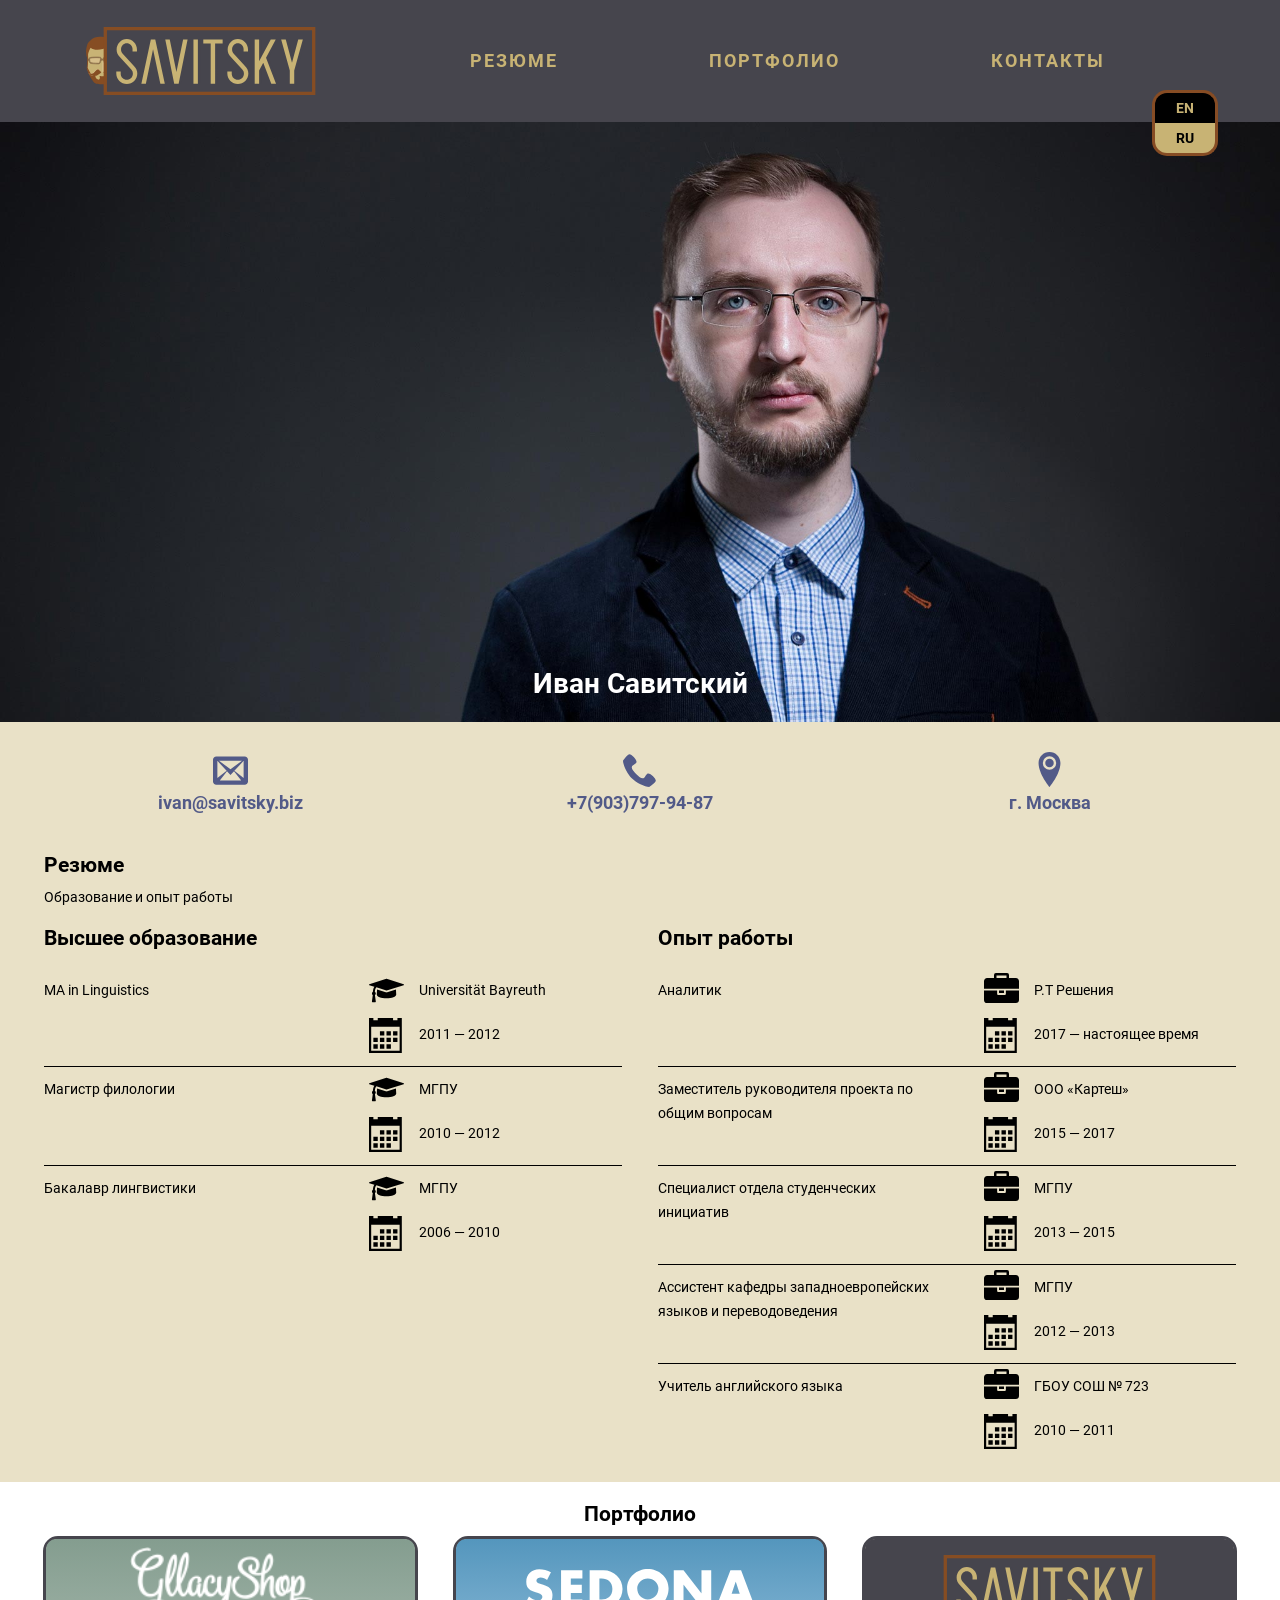
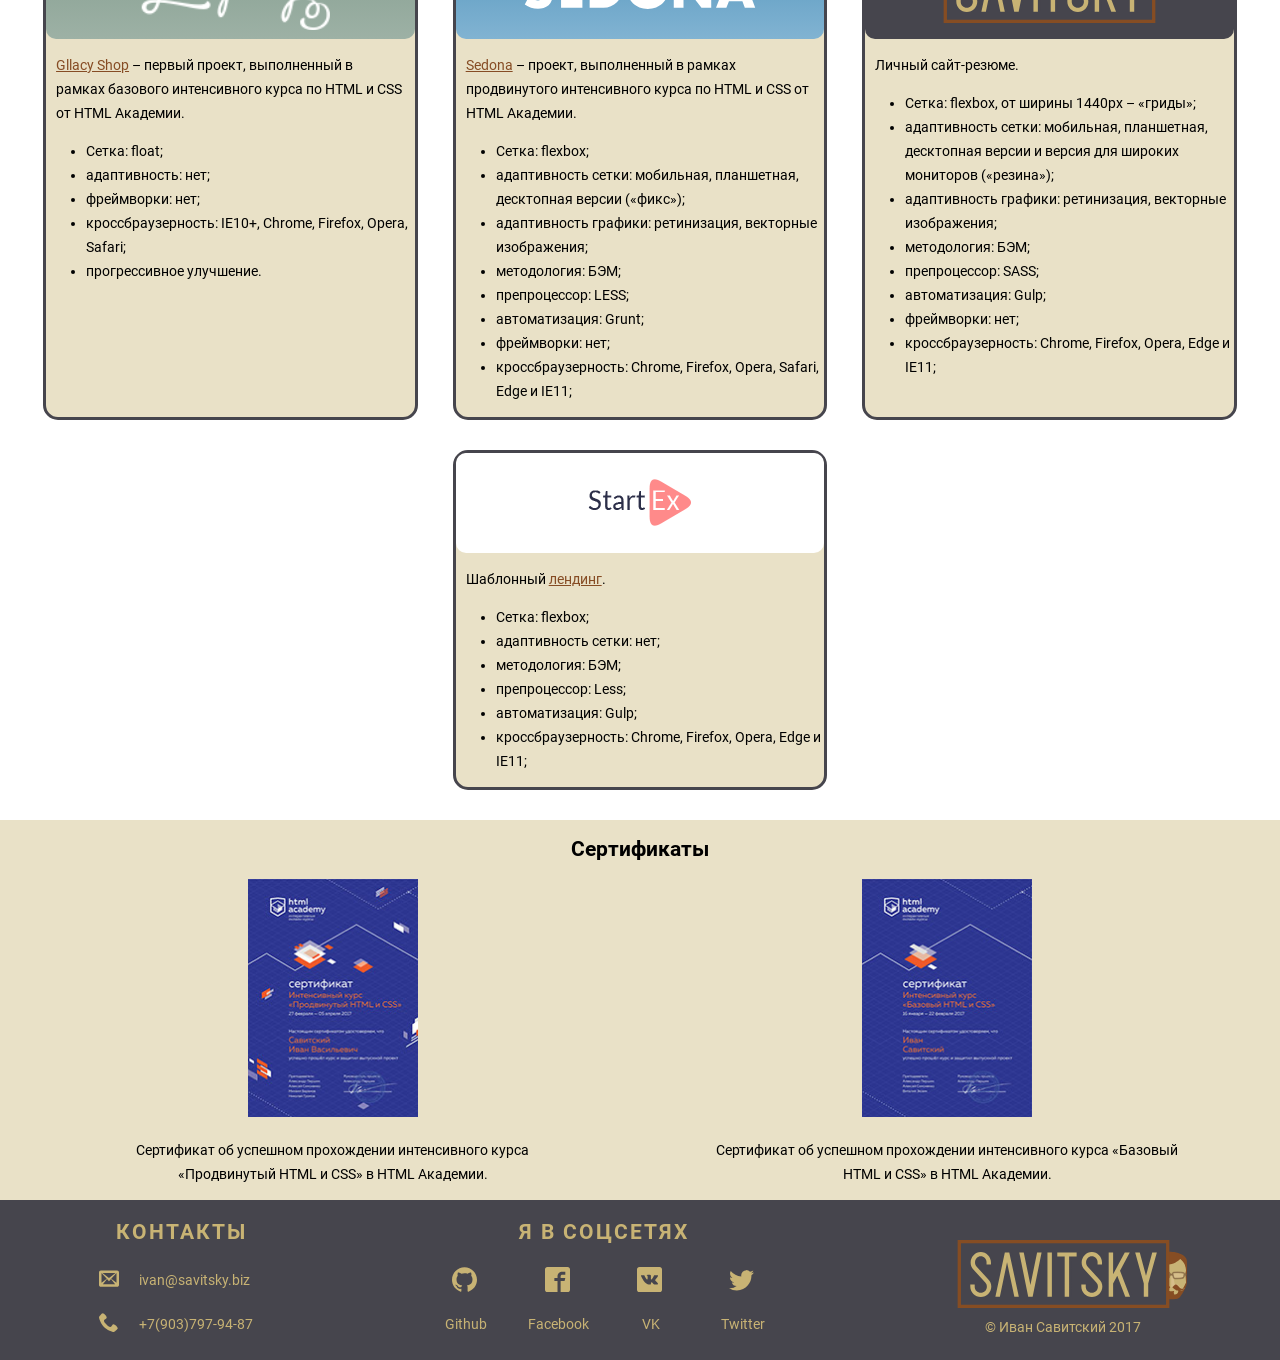
<file: index.html>
<!DOCTYPE html>
<html lang="ru">
<head>
  <meta charset="UTF-8">
  <meta name="viewport" content="width=device-width, initial-scale=1">
  <title>Иван Савитский</title>

  <!--favicon-->
  <link rel="shortcut icon" href="img/head-icon.ico">
	<link rel="icon" sizes="16x16 32x32 64x64" href="img/head-icon.ico">
	<link rel="icon" type="image/png" sizes="196x196" href="img/fav/head-icon-192.png">
	<link rel="icon" type="image/png" sizes="160x160" href="img/fav/head-icon-160.png">
	<link rel="icon" type="image/png" sizes="96x96" href="img/fav/head-icon-96.png">
	<link rel="icon" type="image/png" sizes="64x64" href="img/fav/head-icon-64.png">
	<link rel="icon" type="image/png" sizes="32x32" href="img/fav/head-icon-32.png">
	<link rel="icon" type="image/png" sizes="16x16" href="img/fav/head-icon-16.png">
	<link rel="apple-touch-icon" href="img/fav/head-icon-57.png">
	<link rel="apple-touch-icon" sizes="114x114" href="img/fav/head-icon-114.png">
	<link rel="apple-touch-icon" sizes="72x72" href="img/fav/head-icon-72.png">
	<link rel="apple-touch-icon" sizes="144x144" href="img/fav/head-icon-144.png">
	<link rel="apple-touch-icon" sizes="60x60" href="img/fav/head-icon-60.png">
	<link rel="apple-touch-icon" sizes="120x120" href="img/fav/head-icon-120.png">
	<link rel="apple-touch-icon" sizes="76x76" href="img/fav/head-icon-76.png">
	<link rel="apple-touch-icon" sizes="152x152" href="img/fav/head-icon-152.png">
	<link rel="apple-touch-icon" sizes="180x180" href="img/fav/head-icon-180.png">
	<meta name="msapplication-TileColor" content="#FFFFFF">
	<meta name="msapplication-TileImage" content="img/fav/head-icon-144.png">
	<meta name="msapplication-config" content="img/fav/browserconfig.xml">
  <!--styles-->
  <link rel="stylesheet" href="https://cdnjs.cloudflare.com/ajax/libs/animate.css/3.5.2/animate.min.css">
  <link rel="stylesheet" href="css/style.min.css">
</head>

<body>
  <div class="page-wrapper">

    <header class="page-header">
      <div class="page-header__wrapper">

        <div class="logo">
          <div class="logo__face">
            <svg class="logo__face-img" width="32" height="53">
              <use xmlns:xlink="http://www.w3.org/1999/xlink" xlink:href="img/svg-imgs.svg#head"></use>
            </svg>
          </div>
          <div class="logo__title">
            <svg class="logo__title-img" width="215" height="68">
              <use xmlns:xlink="http://www.w3.org/1999/xlink" xlink:href="img/svg-imgs.svg#logo"></use>
            </svg>
          </div>
        </div>

        <nav class="language-switcher">
          <ul>
            <li class="language-switcher__lang language-switcher__lang--ru"><a class="language-switcher__lang-link language-switcher__lang-link--ru">RU</a></li>
            <li class="language-switcher__lang language-switcher__lang--en"><a class="language-switcher__lang-link language-switcher__lang-link--en" rel="alternate" href="en.html" hreflang="en" lang="en">EN</a></li>
          </ul>
        </nav>

        <nav class="main-nav main-nav--closed main-nav--nojs">

          <button class="main-nav__toggle" type="button">Показать меню</button>

          <ul class="main-nav__items">

            <li class="main-nav__item"><a href="#resume">Резюме</a></li>
            <li class="main-nav__item"><a href="#portfolio">Портфолио</a></li>
            <li class="main-nav__item"><a href="#contacts">Контакты</a></li>
          </ul>
        </nav>
      </div>
    </header>

    <main class="main">

      <section class="background-img">
        <div class="background-img__wrapper">
          <div class="background-img__caption">
            <h1><span class="replace-me">Иван Савитский<span style="display:none">,HTML Верстальщик</span></span></h1>
          </div>
        </div>
      </section>

      <section class="contact">
        <ul class="contact__details">

          <li class="contact__item">
            <a href="mailto:ivan@savitsky.biz">ivan@savitsky.biz</a>
            <svg class="contact__item-icon contact__item-icon--mail" width="41" height="35">
              <use xmlns:xlink="http://www.w3.org/1999/xlink" xlink:href="img/symbols.svg#envelop"></use>
            </svg>
          </li>

          <li class="contact__item">
            <a href="tel:+79037979487">+7(903)797-94-87</a>
            <svg class="contact__item-icon contact__item-icon--phone" width="41" height="35">
              <use xmlns:xlink="http://www.w3.org/1999/xlink" xlink:href="img/symbols.svg#phone"></use>
            </svg>
          </li>


          <li class="contact__item">г. Москва
            <svg class="contact__item-icon contact__item-icon--location" width="41" height="35">
              <use xmlns:xlink="http://www.w3.org/1999/xlink" xlink:href="img/symbols.svg#location"></use>
            </svg>
          </li>
        </ul>
      </section>



      <section id="resume" class="resume">

        <div class="resume__wrapper">

          <div class="resume__heading">
            <div class="resume__heading-title">
              <h2>Резюме</h2>
              <span>Образование и опыт работы</span>
            </div>
          </div>

          <div class="resume__container resume__container--left">
            <h2>Высшее образование</h2>
            <div class="resume__unit">
              <div class="resume__unit resume__unit--left">
                <span class="resume__item">MA in Linguistics</span>
              </div>
              <div class="resume__unit resume__unit--right">

                <svg class="resume__unit-icon resume__unit-icon--cap" width="41" height="35">
                  <use xmlns:xlink="http://www.w3.org/1999/xlink" xlink:href="img/symbols.svg#graduation-cap"></use>
                </svg>
                <span class="resume__study">Universit&#228;t Bayreuth</span>

                <svg class="resume__unit-icon resume__unit-icon--calendar" width="41" height="35">
                  <use xmlns:xlink="http://www.w3.org/1999/xlink" xlink:href="img/symbols.svg#calendar"></use>
                </svg>
                <span class="resume__date">2011 &mdash; 2012</span>
              </div>
            </div>

            <div class="resume__unit">
              <div class="resume__unit resume__unit--left">
                <span class="resume__item">Магистр филологии</span>
              </div>
              <div class="resume__unit resume__unit--right">

                <svg class="resume__unit-icon resume__unit-icon--cap" width="41" height="35">
                  <use xmlns:xlink="http://www.w3.org/1999/xlink" xlink:href="img/symbols.svg#graduation-cap"></use>
                </svg>
                <span class="resume__study">МГПУ</span>

                <svg class="resume__unit-icon resume__unit-icon--calendar" width="41" height="35">
                  <use xmlns:xlink="http://www.w3.org/1999/xlink" xlink:href="img/symbols.svg#calendar"></use>
                </svg>
                <span class="resume__date">2010 &mdash; 2012</span>
              </div>
            </div>

            <div class="resume__unit">
              <div class="resume__unit resume__unit--left">
                <span class="resume__item">Бакалавр лингвистики</span>
              </div>
              <div class="resume__unit resume__unit--right">

                <svg class="resume__unit-icon resume__unit-icon--cap" width="41" height="35">
                  <use xmlns:xlink="http://www.w3.org/1999/xlink" xlink:href="img/symbols.svg#graduation-cap"></use>
                </svg>
                <span class="resume__study">МГПУ</span>

                <svg class="resume__unit-icon resume__unit-icon--calendar" width="41" height="35">
                  <use xmlns:xlink="http://www.w3.org/1999/xlink" xlink:href="img/symbols.svg#calendar"></use>
                </svg>
                <span class="resume__date">2006 &mdash; 2010</span>
              </div>
            </div>
          </div>

          <div class="resume__container resume__container--right">
            <h2>Опыт работы</h2>

            <div class="resume__units">

              <div class="resume__unit">
                <div class="resume__unit resume__unit--left">
                  <span class="resume__item">Аналитик</span>
                </div>
                <div class="resume__unit resume__unit--right">

                  <svg class="resume__unit-icon resume__unit-icon--briefcase" width="41" height="35">
                    <use xmlns:xlink="http://www.w3.org/1999/xlink" xlink:href="img/symbols.svg#briefcase"></use>
                  </svg>
                  <span class="resume__work">Р.Т Решения</span>

                  <svg class="resume__unit-icon resume__unit-icon--calendar" width="41" height="35">
                    <use xmlns:xlink="http://www.w3.org/1999/xlink" xlink:href="img/symbols.svg#calendar"></use>
                  </svg>
                  <span class="resume__date">2017 &mdash; настоящее время</span>
                </div>
              </div>

              <div class="resume__unit">
                <div class="resume__unit resume__unit--left">
                  <span class="resume__item">Заместитель руководителя проекта по общим вопросам</span>
                </div>
                <div class="resume__unit resume__unit--right">

                  <svg class="resume__unit-icon resume__unit-icon--briefcase" width="41" height="35">
                    <use xmlns:xlink="http://www.w3.org/1999/xlink" xlink:href="img/symbols.svg#briefcase"></use>
                  </svg>
                  <span class="resume__work">ООО «Картеш»</span>

                  <svg class="resume__unit-icon resume__unit-icon--calendar" width="41" height="35">
                    <use xmlns:xlink="http://www.w3.org/1999/xlink" xlink:href="img/symbols.svg#calendar"></use>
                  </svg>
                  <span class="resume__date">2015 &mdash; 2017</span>
                </div>
              </div>

              <div class="resume__unit">
                <div class="resume__unit resume__unit--left">
                  <span class="resume__item">Специалист отдела студенческих инициатив</span>
                </div>
                <div class="resume__unit resume__unit--right">

                  <svg class="resume__unit-icon resume__unit-icon--briefcase" width="41" height="35">
                    <use xmlns:xlink="http://www.w3.org/1999/xlink" xlink:href="img/symbols.svg#briefcase"></use>
                  </svg>
                  <span class="resume__work">МГПУ</span>

                  <svg class="resume__unit-icon resume__unit-icon--calendar" width="41" height="35">
                    <use xmlns:xlink="http://www.w3.org/1999/xlink" xlink:href="img/symbols.svg#calendar"></use>
                  </svg>
                  <span class="resume__date">2013 &mdash; 2015</span>
                </div>
              </div>

              <div class="resume__unit">
                <div class="resume__unit resume__unit--left">
                  <span class="resume__item">Ассистент кафедры западноевропейских языков и переводоведения</span>
                </div>
                <div class="resume__unit resume__unit--right">

                  <svg class="resume__unit-icon resume__unit-icon--briefcase" width="41" height="35">
                    <use xmlns:xlink="http://www.w3.org/1999/xlink" xlink:href="img/symbols.svg#briefcase"></use>
                  </svg>
                  <span class="resume__work">МГПУ</span>

                  <svg class="resume__unit-icon resume__unit-icon--calendar" width="41" height="35">
                    <use xmlns:xlink="http://www.w3.org/1999/xlink" xlink:href="img/symbols.svg#calendar"></use>
                  </svg>
                  <span class="resume__date">2012 &mdash; 2013</span>
                </div>
              </div>

              <div class="resume__unit">
                <div class="resume__unit resume__unit--left">
                  <span class="resume__item">Учитель английского языка</span>
                </div>
                <div class="resume__unit resume__unit--right">

                  <svg class="resume__unit-icon resume__unit-icon--briefcase" width="41" height="35">
                    <use xmlns:xlink="http://www.w3.org/1999/xlink" xlink:href="img/symbols.svg#briefcase"></use>
                  </svg>
                  <span class="resume__work">ГБОУ СОШ № 723</span>

                  <svg class="resume__unit-icon resume__unit-icon--calendar" width="41" height="35">
                    <use xmlns:xlink="http://www.w3.org/1999/xlink" xlink:href="img/symbols.svg#calendar"></use>
                  </svg>
                  <span class="resume__date">2010 &mdash; 2011</span>
                </div>
              </div>
            </div>
          </div>
        </div>
      </section>

      <section id="portfolio" class="portfolio">

        <div class="portfolio__wrapper">

          <h2>Портфолио</h2>

          <div class="portfolio__item portfolio__item--gllacy">
            <a class="portfolio__item-link portfolio__item-link--gllacy" href="gllacy/index.html" target="_blank">
              <img class="portfolio__item-img portfolio__item-img--gllacy" src="img/gllacy-logo.png" alt="Gllacy logo" width="200" height="250">
            </a>
            <div class="portfolio__item-description portfolio__item-description--gllacy">
              <p>
                <a class="portfolio__item-description-link" href="gllacy/index.html" target="_blank">Gllacy Shop</a> – первый проект, выполненный в рамках базового интенсивного курса по HTML и CSS от HTML Академии.
              </p>
              <ul class="portfolio__item-description-list portfolio__item-description-list--gllacy">
                <li>Сетка: float;</li>
                <li>адаптивность: нет;</li>
                <li>фреймворки: нет;</li>
                <li>кроссбраузерность: IE10+, Chrome, Firefox, Opera, Safari;</li>
                <li>прогрессивное улучшение.</li>
              </ul>
            </div>
          </div>

          <div class="portfolio__item portfolio__item--sedona">
            <a class="portfolio__item-link portfolio__item-link--sedona" href="sedona/index.html" target="_blank">
              <svg class="portfolio__item-img portfolio__item-img--sedona" width="200" height="50">
                <use xmlns:xlink="http://www.w3.org/1999/xlink" xlink:href="img/sedona.svg#sedona"></use>
              </svg>
            </a>
            <div class="portfolio__item-description portfolio__item-description--sedona">
              <p>
                <a class="portfolio__item-description-link" href="sedona/index.html" target="_blank">Sedona</a> – проект, выполненный в рамках продвинутого интенсивного курса по HTML и CSS от HTML Академии.
              </p>
              <ul class="portfolio__item-description-list portfolio__item-description-list--sedona">
                <li>Сетка: flexbox;</li>
                <li>адаптивность сетки: мобильная, планшетная, десктопная версии («фикс»);</li>
                <li>адаптивность графики: ретинизация, векторные изображения;</li>
                <li>методология: БЭМ;</li>
                <li>препроцессор: LESS;</li>
                <li>автоматизация: Grunt;</li>
                <li>фреймворки: нет;</li>
                <li>кроссбраузерность: Chrome, Firefox, Opera, Safari, Edge и IE11;</li>
              </ul>
            </div>
          </div>

          <div class="portfolio__item portfolio__item--hunt">
            <a class="portfolio__item-link portfolio__item-link--hunt" href="#">
              <svg class="portfolio__item-img portfolio__item-img--hunt" width="215" height="68">
                <use xmlns:xlink="http://www.w3.org/1999/xlink" xlink:href="img/svg-imgs.svg#logo"></use>
              </svg>
            </a>
            <div class="portfolio__item-description portfolio__item-description--hunt">
              <p>
                Личный сайт-резюме.
              </p>
              <ul class="portfolio__item-description-list portfolio__item-description-list--hunt">
                <li>Сетка: flexbox, от ширины 1440px – «гриды»;</li>
                <li>адаптивность сетки: мобильная, планшетная, десктопная версии и версия для широких мониторов («резина»);</li>
                <li>адаптивность графики: ретинизация, векторные изображения;</li>
                <li>методология: БЭМ;</li>
                <li>препроцессор: SASS;</li>
                <li>автоматизация: Gulp;</li>
                <li>фреймворки: нет;</li>
                <li>кроссбраузерность: Chrome, Firefox, Opera, Edge и IE11;</li>
              </ul>
            </div>
          </div>

          <div class="portfolio__item portfolio__item--startex">
            <a class="portfolio__item-link portfolio__item-link--startex" href="startex/index.html" target="_blank">
              <img class="portfolio__item-img portfolio__item-img--startex" src="img/startex-logo.png" alt="Startex logo" width="103" height="47">
            </a>
            <div class="portfolio__item-description portfolio__item-description--startex">
              <p>
                Шаблонный <a class="portfolio__item-description-link" href="startex/index.html" target="_blank">лендинг</a>.
              </p>
              <ul class="portfolio__item-description-list portfolio__item-description-list--hunt">
                <li>Сетка: flexbox;</li>
                <li>адаптивность сетки: нет;</li>
                <li>методология: БЭМ;</li>
                <li>препроцессор: Less;</li>
                <li>автоматизация: Gulp;</li>
                <li>кроссбраузерность: Chrome, Firefox, Opera, Edge и IE11;</li>
              </ul>
            </div>
          </div>
        </div>

      </section>

        <section id="certificates" class="certificates">
          <div class="certificates__wrapper">

            <h2>Сертификаты</h2>

            <div class="certificates__item">
              <a class="certificates__item-link" href="https://assets.htmlacademy.ru/certificates/intensive/34/309949.pdf" target="_blank"><img class="certificates__item-img" src="img/advanced-cert.jpg" width="170" height="240" alt="Advanced certificate"></a>
              <p class="certificates__item-description">Сертификат об успешном прохождении интенсивного курса «Продвинутый HTML и CSS» в HTML Академии.</p>
            </div>

            <div class="certificates__item">
              <a class="certificates__item-link" href="https://assets.htmlacademy.ru/certificates/intensive/32/309949.pdf" target="_blank"><img class="certificates__item-img" src="img/basic-cert.jpg" width="170" height="240" alt="Basic certificate"></a>
              <p class="certificates__item-description">Сертификат об успешном прохождении интенсивного курса «Базовый HTML и CSS» в HTML Академии.</p>
            </div>
          </div>
        </section>
      </main>

      <footer class="page-footer">

        <div class="page-footer__wrapper">

          <div id="contacts" class="page-footer__contacts">
            <h2>Контакты</h2>
            <ul class="page-footer__contacts-list">

              <li>
                <a class="page-footer__contacts-link page-footer__item-contacts--mail" href="mailto:ivan@savitsky.biz">
                  ivan@savitsky.biz
                  <svg class="page-footer__contacts-img page-footer__item-img--mail" width="20" height="20">
                    <use xmlns:xlink="http://www.w3.org/1999/xlink" xlink:href="img/symbols.svg#envelop"></use>
                  </svg>
                </a>
              </li>

              <li>
                <a class="page-footer__contacts-link page-footer__item-contacts--phone" href="tel:+79037979487">
                  +7(903)797-94-87
                  <svg class="page-footer__contacts-img page-footer__item-img--phone" width="20" height="20">
                    <use xmlns:xlink="http://www.w3.org/1999/xlink" xlink:href="img/symbols.svg#phone"></use>
                  </svg>
                </a>
              </li>
            </ul>
          </div>

          <div class="page-footer__social">
            <h2>Я в соцсетях</h2>
            <ul class="page-footer__social-list">

              <li>
                <a class="page-footer__social-link page-footer__social-link--gh" href="https://github.com/jean-1314" target="_blank">
                  Github
                  <svg class="page-footer__social-img page-footer__social-img--gh" width="20" height="20">
                    <use xmlns:xlink="http://www.w3.org/1999/xlink" xlink:href="img/symbols.svg#github"></use>
                  </svg>
                </a>
              </li>

              <li>
                <a class="page-footer__social-link page-footer__social-link--fb" href="https://www.facebook.com/ivan.savitsky.31" target="_blank">
                  Facebook
                  <svg class="page-footer__social-img page-footer__social-img--fb" width="20" height="20">
                    <use xmlns:xlink="http://www.w3.org/1999/xlink" xlink:href="img/symbols.svg#facebook"></use>
                  </svg>
                </a>
              </li>

              <li>
                <a class="page-footer__social-link page-footer__social-link--vk" href="https://vk.com/savitskii" target="_blank">
                  VK
                  <svg class="page-footer__social-img page-footer__social-img--vk" width="20" height="20">
                    <use xmlns:xlink="http://www.w3.org/1999/xlink" xlink:href="img/symbols.svg#vk"></use>
                  </svg>
                </a>
              </li>

              <li>
                <a class="page-footer__social-link page-footer__social-link--tw" href="https://twitter.com/Jean_1314" target="_blank">
                  Twitter
                  <svg class="page-footer__social-img page-footer__social-img--tw" width="20" height="20">
                    <use xmlns:xlink="http://www.w3.org/1999/xlink" xlink:href="img/symbols.svg#twitter"></use>
                  </svg>
                </a>
              </li>
            </ul>
          </div>

          <div class="page-footer__logo">

            <div class="page-footer__logo-title">
              <svg class="page-footer__logo-title-img" width="215" height="68">
                <use xmlns:xlink="http://www.w3.org/1999/xlink" xlink:href="img/svg-imgs.svg#logo"></use>
              </svg>
            </div>

            <span class="page-footer__copyright">© Иван Савитский 2017</span>

            <div class="page-footer__face">
              <svg class="page-footer__face-img" width="32" height="53">
                <use xmlns:xlink="http://www.w3.org/1999/xlink" xlink:href="img/svg-imgs.svg#head"></use>
              </svg>
            </div>
          </div>
        </div>
      </footer>
  </div>
  <script type="text/javascript" src="js/svgxuse.min.js"></script>
  <script src="js/replaceme.min.js"></script>
  <script>
    var replace = new ReplaceMe(document.querySelector('.replace-me'));
  </script>
  <script type="text/javascript" src="js/script.min.js"></script>
</body>
</html>
</file>
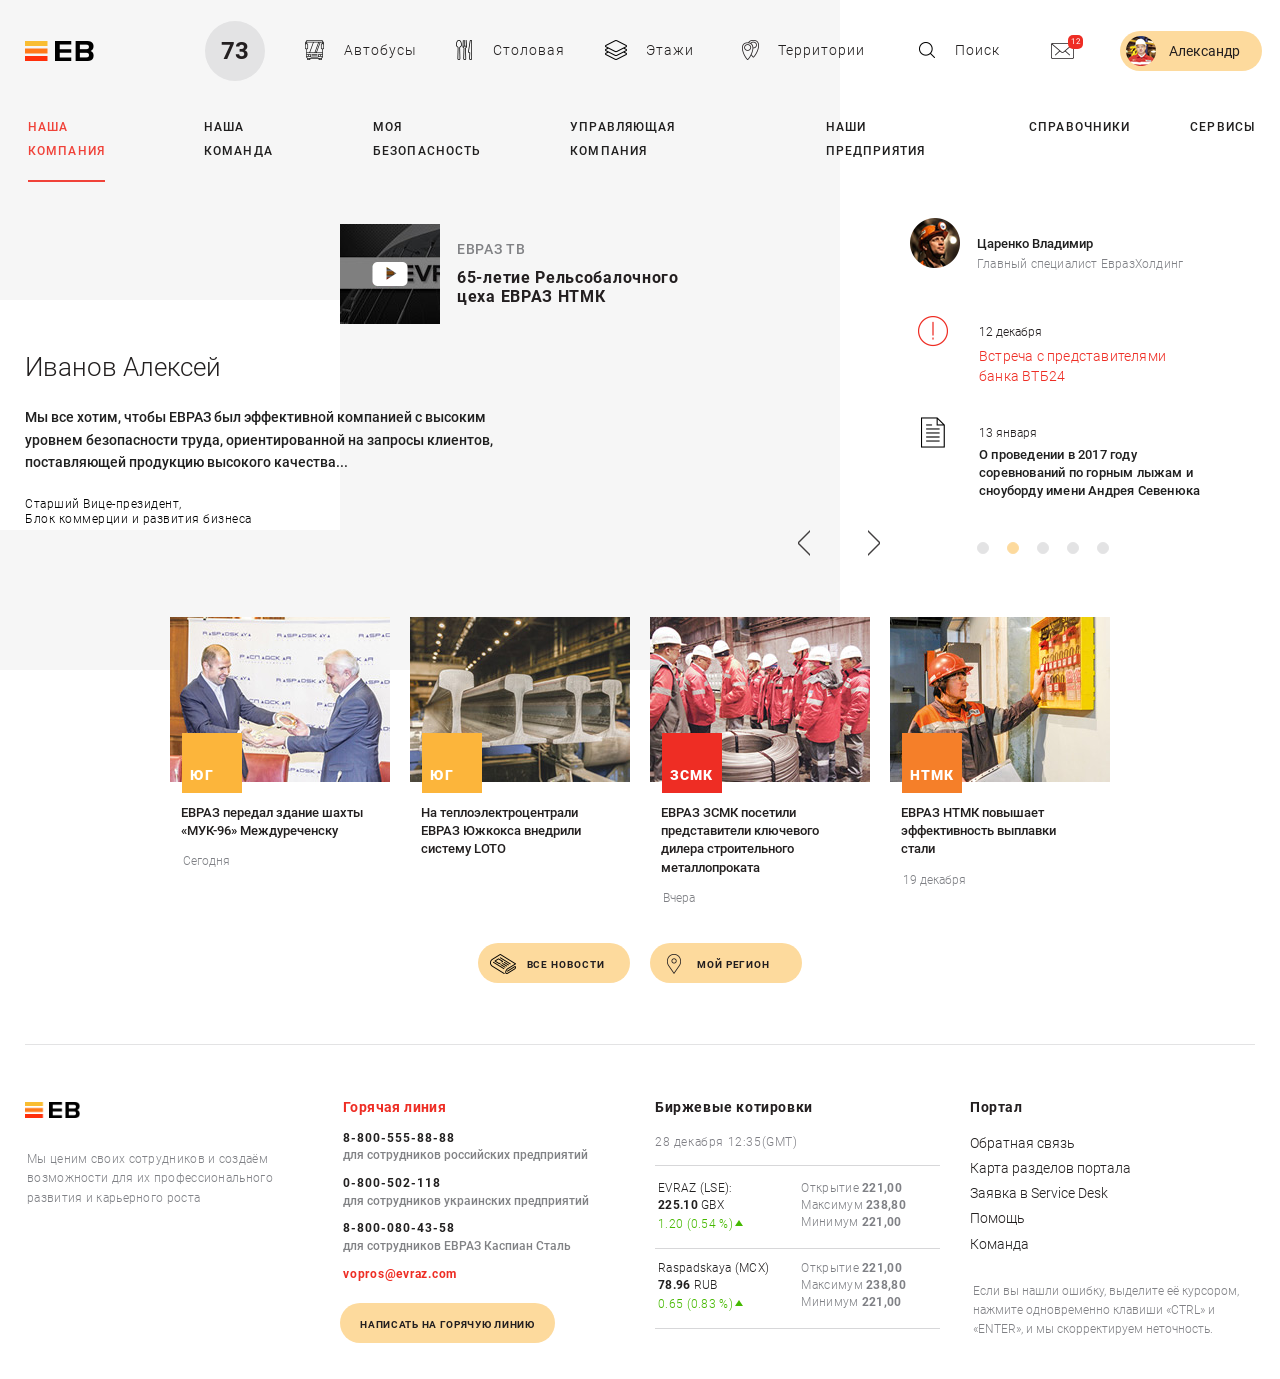
<file: affinage-task/index.html>
<!DOCTYPE html>
<html lang="ru">
<head>
  <meta charset="UTF-8">
  <meta name="viewport" content="width=1280">
  <meta http-equiv="X-UA-Compatible" content="ie=edge">
  <title>ЕВ</title>
  <link rel="stylesheet" href="css/style.min.css">
</head>
<body>

  <div class="page-wrapper">

    <header class="page-header">

      <div class="page-header__logo">
        <img src="img/logo.png" alt="EB logo" width="69" height="20">
      </div>

      <nav class="main-nav">
        <ul class="main-nav__list">
          <li class="main-nav__item"><a class="main-nav__link main-nav__link--active">Наша компания</a></li>
          <li class="main-nav__item"><a href="#" class="main-nav__link">Наша команда</a></li>
          <li class="main-nav__item"><a href="#" class="main-nav__link">Моя безопасность</a></li>
          <li class="main-nav__item"><a href="#" class="main-nav__link">Управляющая компания</a></li>
          <li class="main-nav__item"><a href="#" class="main-nav__link">Наши предприятия</a></li>
          <li class="main-nav__item"><a href="#" class="main-nav__link">Справочники</a></li>
          <li class="main-nav__item"><a href="#" class="main-nav__link">Сервисы</a></li>
        </ul>
      </nav>

      <nav class="upper-nav">
        <ul class="upper-nav__list">

          <li class="upper-nav__item">
            <div class="upper-nav__number">
              <span>73</span>
            </div>
          </li>

          <li class="upper-nav__item">
            <a href="#" class="upper-nav__link">Автобусы</a>
          </li>

          <li class="upper-nav__item">
            <a href="#" class="upper-nav__link">Столовая</a>
          </li>

          <li class="upper-nav__item">
            <a href="#" class="upper-nav__link">Этажи</a>
          </li>

          <li class="upper-nav__item">
            <a href="#" class="upper-nav__link">Территории</a>
          </li>

          <li class="upper-nav__item">
            <a href="#" class="upper-nav__link">Поиск</a>
          </li>

          <li class="upper-nav__item">
            <div class="upper-nav__mail"></div>
          </li>

          <li class="upper-nav__item">
            <a href="#" class="upper-nav__login">Александр</a>
          </li>
        </ul>
      </nav>
    </header>

    <main class="main">

      <section class="main__quote">
        <h2 style="display:none;">Цитата старшего вице-президента компании</h2>
        <strong class="main__quote-person">Иванов Алексей</strong>
        <blockquote class="main__quote-quotation">Мы все хотим, чтобы ЕВРАЗ был эффективной компанией с высоким уровнем безопасности труда, ориентированной на запросы клиентов, поставляющей продукцию высокого качества...</blockquote>
        <span class="main__quote-position">Старший Вице-президент,<br> Блок коммерции и развития&nbsp;бизнеса</span>
      </section>

      <section class="main__video">
        <div class="main__video-show"></div>
        <div class="main__video-caption">
          <h2 class="main__video-header">Евраз ТВ</h2>
          <strong class="main__video-title">65-летие Рельсобалочного цеха&nbsp;ЕВРАЗ НТМК</strong>
        </div>
      </section>

      <aside class="aside-news">
        <div class="aside-news__person">
          <span class="aside-news__person-name">Царенко Владимир</span>
          <span class="aside-news__person-position">Главный специалист ЕвразХолдинг</span>
        </div>

        <div class="aside-news__urgent">
          <span class="aside-news__urgent-time"><time datetime="2016-12-12">12 декабря</time></span>
          <a href="#" class="aside-news__urgent-title">Встреча с представителями банка ВТБ24</a>
        </div>

        <div class="aside-news__agenda">
          <span class="aside-news__agenda-time"><time datetime="2017-01-13">13 января</time></span>
          <a href="#" class="aside-news__agenda-title">О проведении в 2017 году соревнований по горным лыжам и сноуборду имени Андрея Севенюка</a>
        </div>

        <div class="aside-news__switcher">
          <input id="switcher-1" type="radio" name="switcher-pin" class="aside-news__switcher-input">
          <label for="switcher-1" class="aside-news__switcher-label"></label>
          <input id="switcher-2" type="radio" name="switcher-pin" class="aside-news__switcher-input" checked>
          <label for="switcher-2" class="aside-news__switcher-label"></label>
          <input id="switcher-3" type="radio" name="switcher-pin" class="aside-news__switcher-input">
          <label for="switcher-3" class="aside-news__switcher-label"></label>
          <input id="switcher-4" type="radio" name="switcher-pin" class="aside-news__switcher-input">
          <label for="switcher-4" class="aside-news__switcher-label"></label>
          <input id="switcher-5" type="radio" name="switcher-pin" class="aside-news__switcher-input">
          <label for="switcher-5" class="aside-news__switcher-label"></label>

          <a href="#" class="aside-news__switcher-back">Вперёд</a>
          <a href="#" class="aside-news__switcher-forward">Назад</a>
        </div>
      </aside>

      <section class="main__news">

        <div class="main__news-list">
          <div class="main__news-item">
            <img class="main__news-img" src="img/news-1.jpg" alt="news-1" width="220" height="165">
            <div class="main__news-company main__news-company--yellow"><span>Юг</span></div>
            <a href="#" class="main__news-title">ЕВРАЗ передал здание шахты «МУК-96» Междуреченску</a>
            <em class="main__news-date"><time datetime="2016-12-28">Сегодня</time></em>
          </div>

          <div class="main__news-item">
            <img class="main__news-img" src="img/news-2.jpg" alt="news-1" width="220" height="165">
            <div class="main__news-company main__news-company--yellow"><span>Юг</span></div>
            <a href="#" class="main__news-title">На теплоэлектроцентрали ЕВРАЗ Южкокса внедрили систему LOTO</a>
          </div>

          <div class="main__news-item">
            <img class="main__news-img" src="img/news-3.jpg" alt="news-1" width="220" height="165">
            <div class="main__news-company main__news-company--red"><span>ЗСМК</span></div>
            <a href="#" class="main__news-title">ЕВРАЗ ЗСМК посетили представители ключевого дилера строительного металлопроката</a>
            <em class="main__news-date"><time datetime="2016-12-27">Вчера</time></em>
          </div>

          <div class="main__news-item">
            <img class="main__news-img" src="img/news-4.jpg" alt="news-1" width="220" height="165">
            <div class="main__news-company main__news-company--orange"><span>НТМК</span></div>
            <a href="#" class="main__news-title">ЕВРАЗ НТМК повышает эффективность выплавки стали</a>
            <em class="main__news-date"><time datetime="2016-12-19">19 декабря</time></em>
          </div>
        </div>

        <div class="main__news-btns">
          <a href="#" class="main__news-btn btn">Все новости</a>
          <a href="#" class="main__news-btn btn">Мой регион</a>
        </div>
      </section>
    </main>

    <footer class="page-footer">

      <section class="page-footer__company">
        <div class="page-footer__logo">
          <img src="img/logo.png" alt="EB logo" width="55" height="16">
        </div>
        <p class="page-footer__company-info">Мы ценим своих сотрудников и создаём возможности для их профессионального развития&nbsp;и&nbsp;карьерного роста</p>
      </section>

      <section class="page-footer__contact">
        <h2 class="page-footer__contact-header">Горячая линия</h2>

        <div class="page-footer__contact-item">
          <span class="page-footer__contact-number">8-800-555-88-88</span>
          <span class="page-footer__contact-description">для сотрудников российских предприятий</span>
        </div>

        <div class="page-footer__contact-item">
          <span class="page-footer__contact-number">0-800-502-118</span>
          <span class="page-footer__contact-description">для сотрудников украинских предприятий</span>
        </div>

        <div class="page-footer__contact-item">
          <span class="page-footer__contact-number">8-800-080-43-58</span>
          <span class="page-footer__contact-description">для сотрудников ЕВРАЗ Каспиан Сталь</span>
        </div>

        <a href="vopros@evraz.com" class="page-footer__contact-email">vopros@evraz.com</a>

        <a href="#" class="page-footer__contact-btn btn">Написать на горячую линию</a>
      </section>

      <section class="page-footer__stock">
        <h2 class="page-footer__stock-header">Биржевые котировки</h2>
        <span class="page-footer__stock-time">
          <time datetime="2016-12-28T12:35">28 декабря 12:35(GMT)</time>
        </span>

        <div class="page-footer__stock-item">
          <div class="page-footer__stock-item-left">
            <span class="page-footer__stock-company">EVRAZ&nbsp;(LSE):</span>
            <span class="page-footer__stock-value"><b>225.10</b>&nbsp;GBX</span>
            <span class="page-footer__stock-dynamics">1.20&nbsp;(0.54&nbsp;%)</span>
          </div>

          <div class="page-footer__stock-item-right">
            <span class="page-footer__stock-open">Открытие&nbsp;<b>221,00</b></span>
            <span class="page-footer__stock-max">Максимум&nbsp;<b>238,80</b></span>
            <span class="page-footer__stock-min">Минимум&nbsp;<b>221,00</b></span>
          </div>
        </div>

        <div class="page-footer__stock-item">
          <div class="page-footer__stock-item-left">
            <span class="page-footer__stock-company">Raspadskaya&nbsp;(MCX)</span>
            <span class="page-footer__stock-value"><b>78.96</b>&nbsp;RUB</span>
            <span class="page-footer__stock-dynamics">0.65&nbsp;(0.83&nbsp;%)</span>
          </div>

          <div class="page-footer__stock-item-right">
            <span class="page-footer__stock-open">Открытие&nbsp;<b>221,00</b></span>
            <span class="page-footer__stock-max">Максимум&nbsp;<b>238,80</b></span>
            <span class="page-footer__stock-min">Минимум&nbsp;<b>221,00</b></span>
          </div>
        </div>
      </section>

      <section class="page-footer__info">
        <h2 class="page-footer__info-header">Портал</h2>

        <ul class="page-footer__info-list">
          <li class="page-footer__info-item">
            <a href="#" class="page-footer__info-link">Обратная связь</a>
          </li>
          <li class="page-footer__info-item">
            <a href="#" class="page-footer__info-link">Карта разделов портала</a>
          </li>
          <li class="page-footer__info-item">
            <a href="#" class="page-footer__info-link">Заявка в Service Desk</a>
          </li>
          <li class="page-footer__info-item">
            <a href="#" class="page-footer__info-link">Помощь</a>
          </li>
          <li class="page-footer__info-item">
            <a href="#" class="page-footer__info-link">Команда</a>
          </li>
        </ul>

        <p class="page-footer__info-error">Если вы нашли ошибку, выделите её курсором, нажмите одновременно клавиши «CTRL» и «ENTER», и мы скорректируем неточность.
        </p>
      </section>
    </footer>
  </div>

  <div class="gray"></div>
  <div class="white"></div>
</body>
</html>
</file>
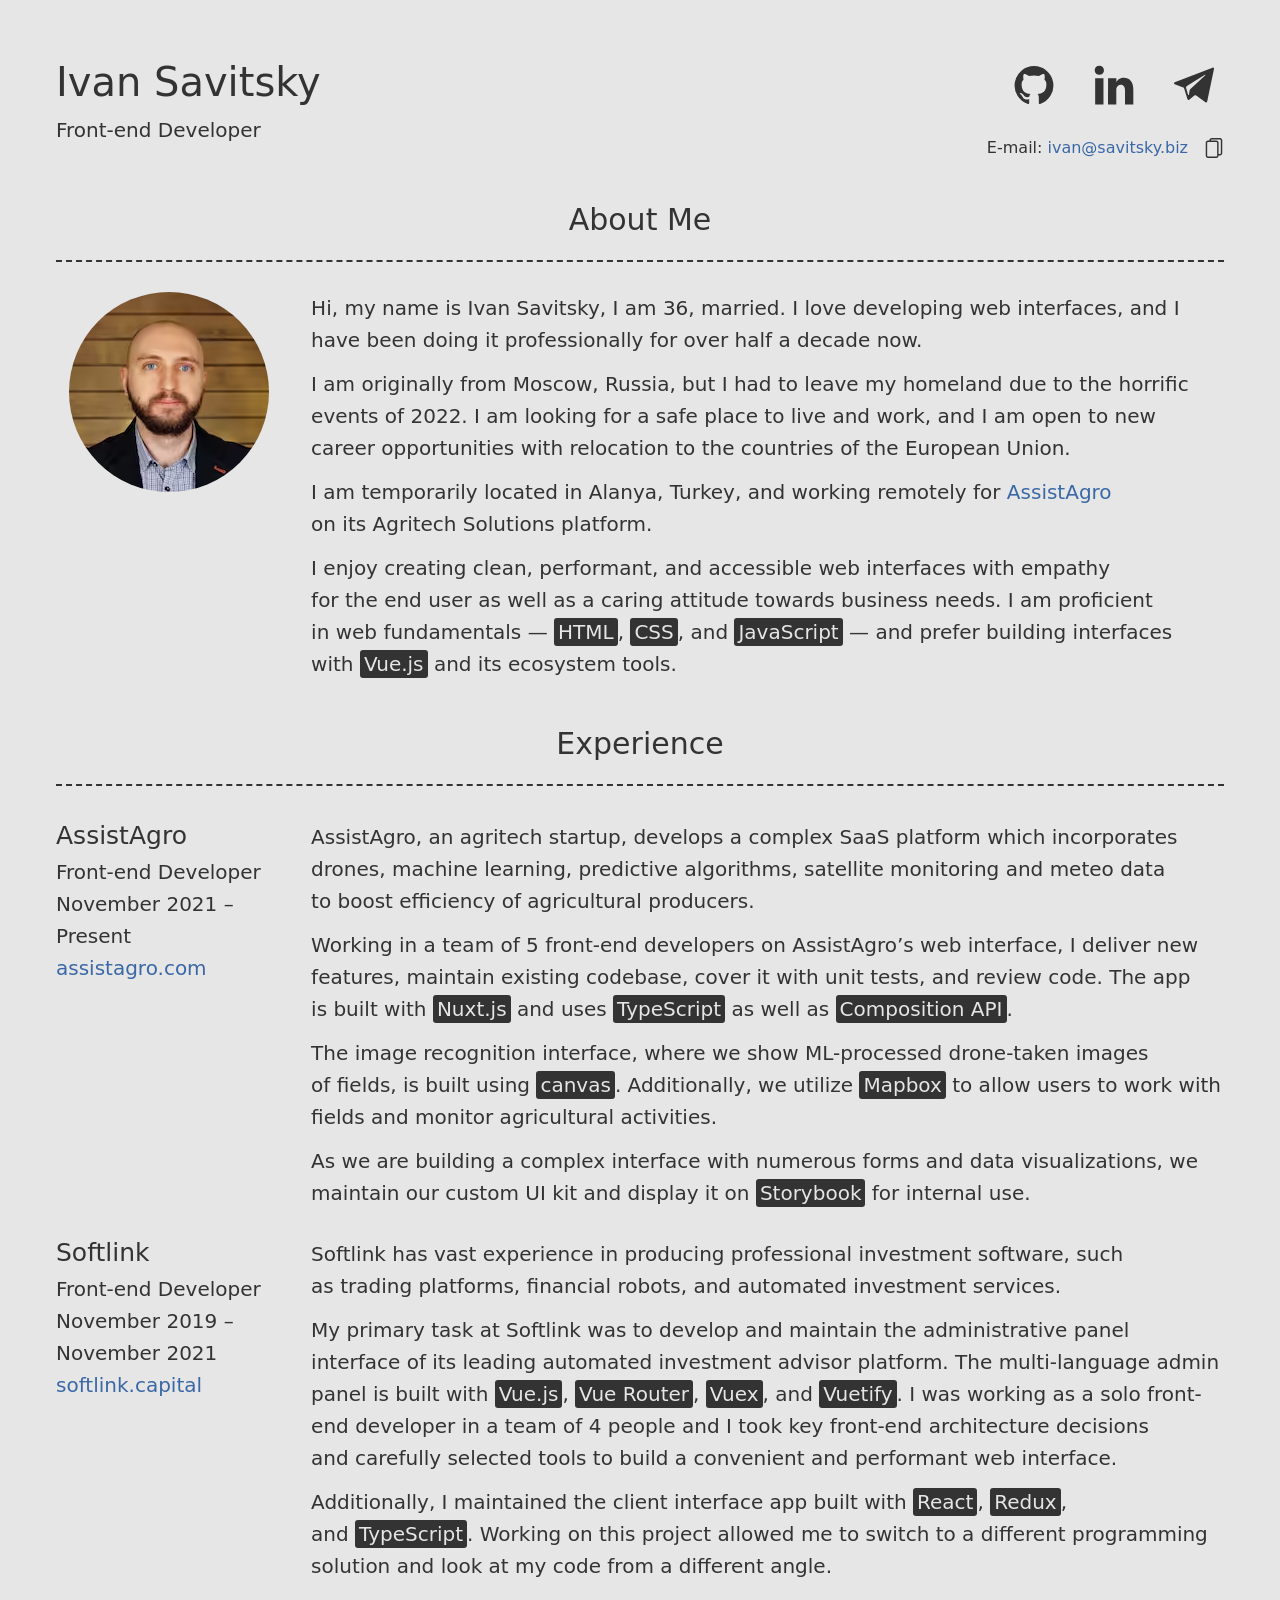
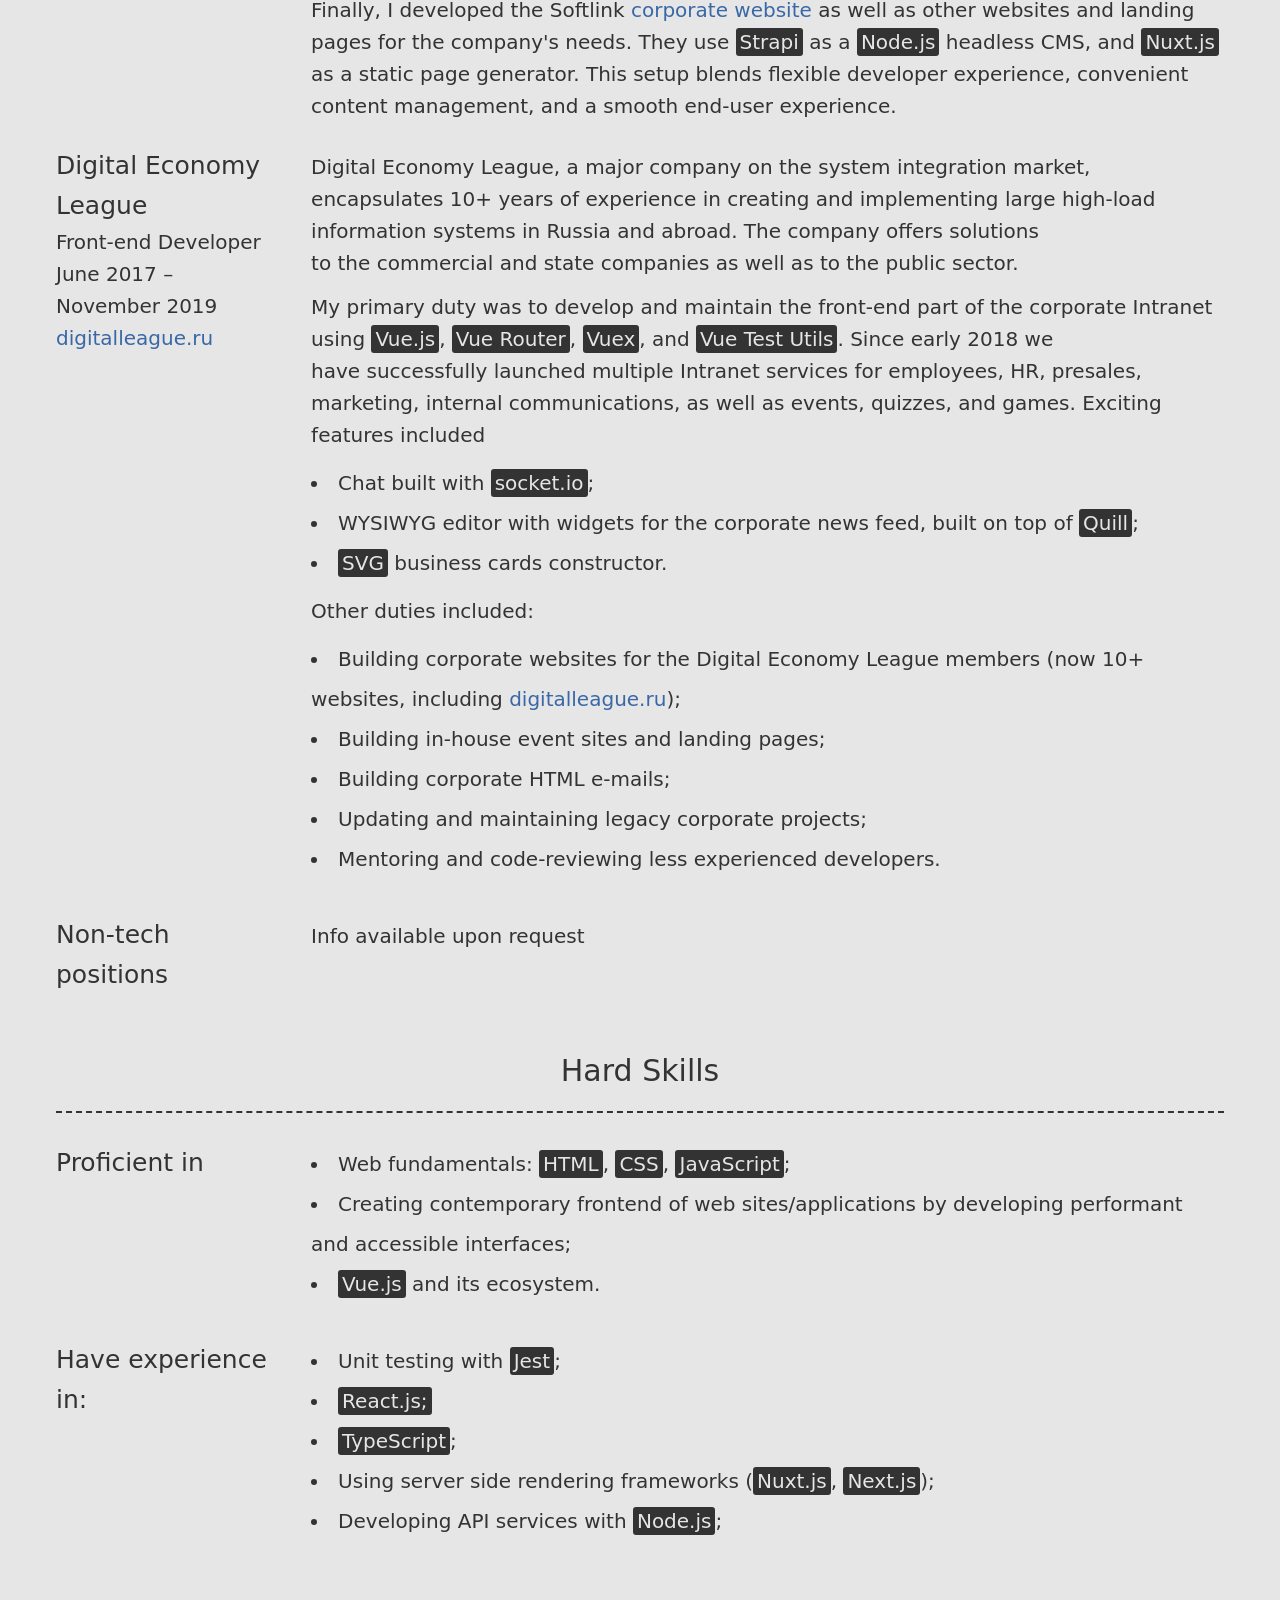
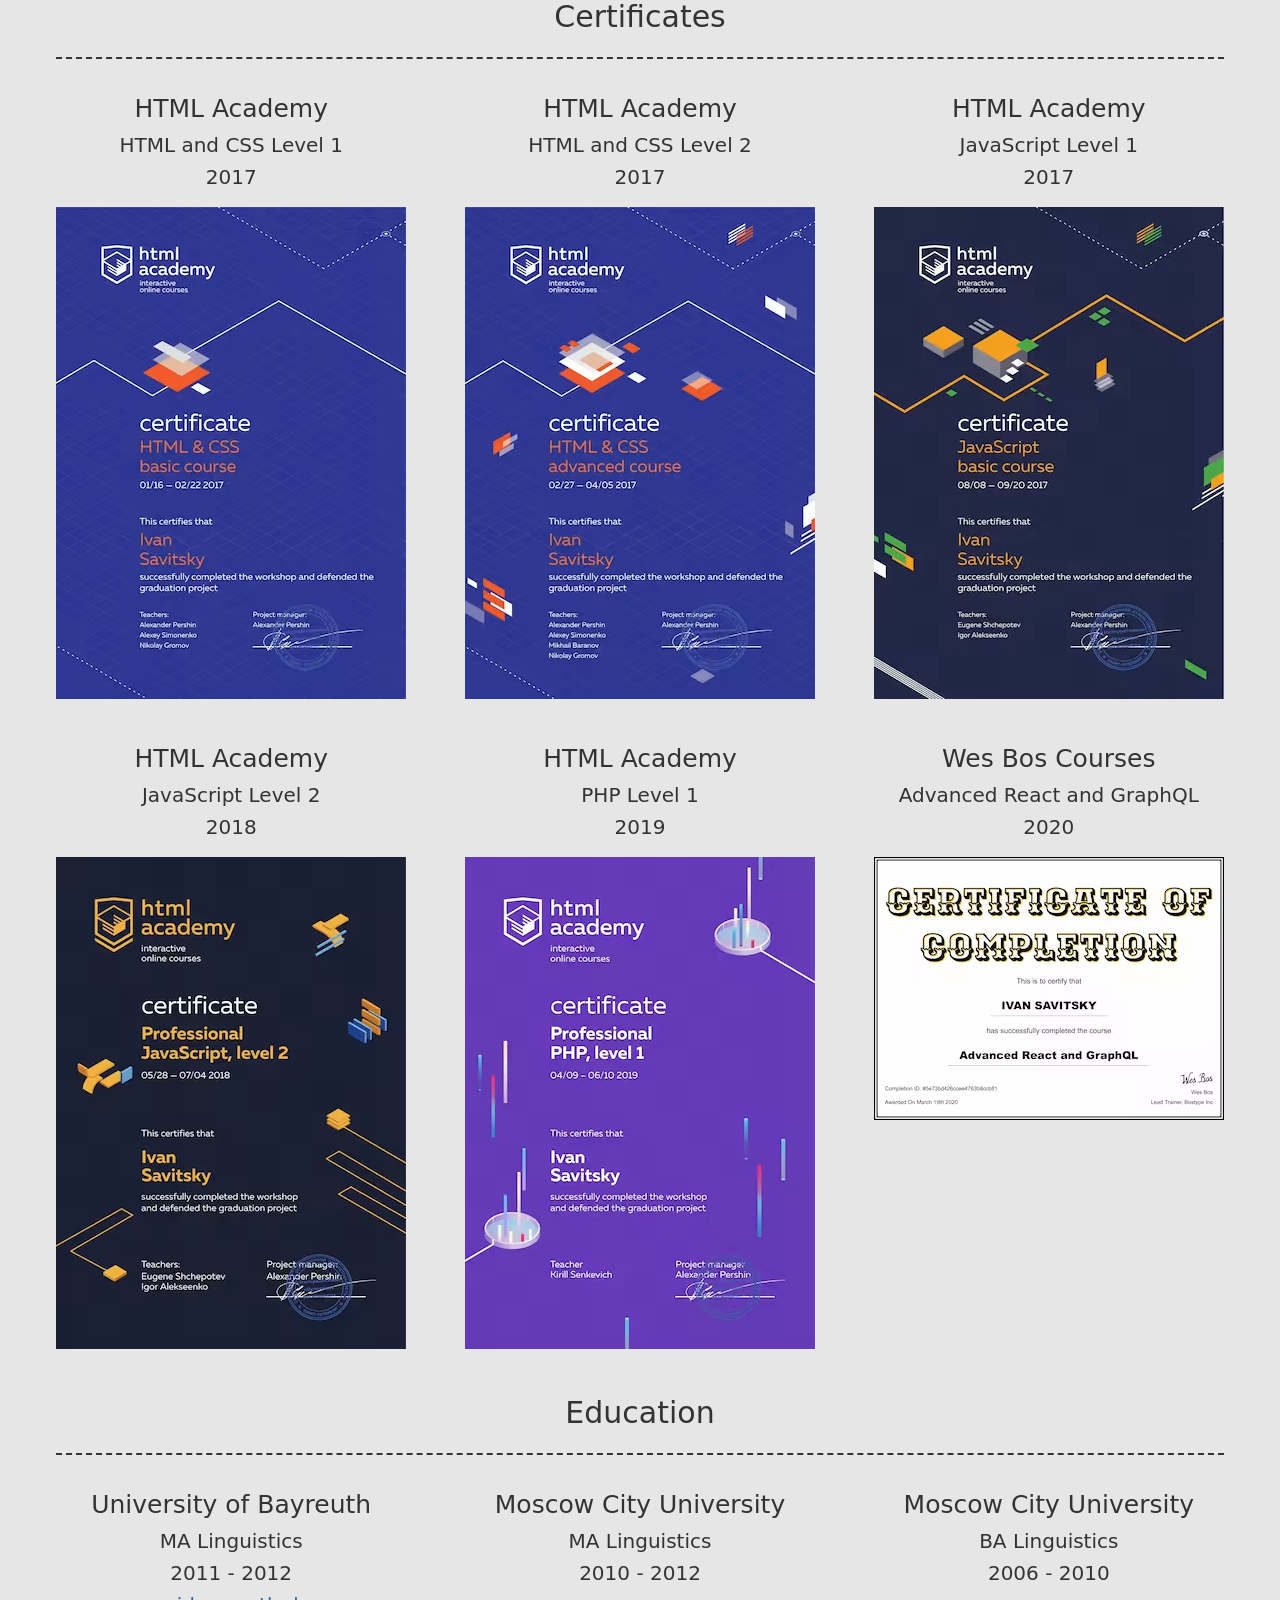
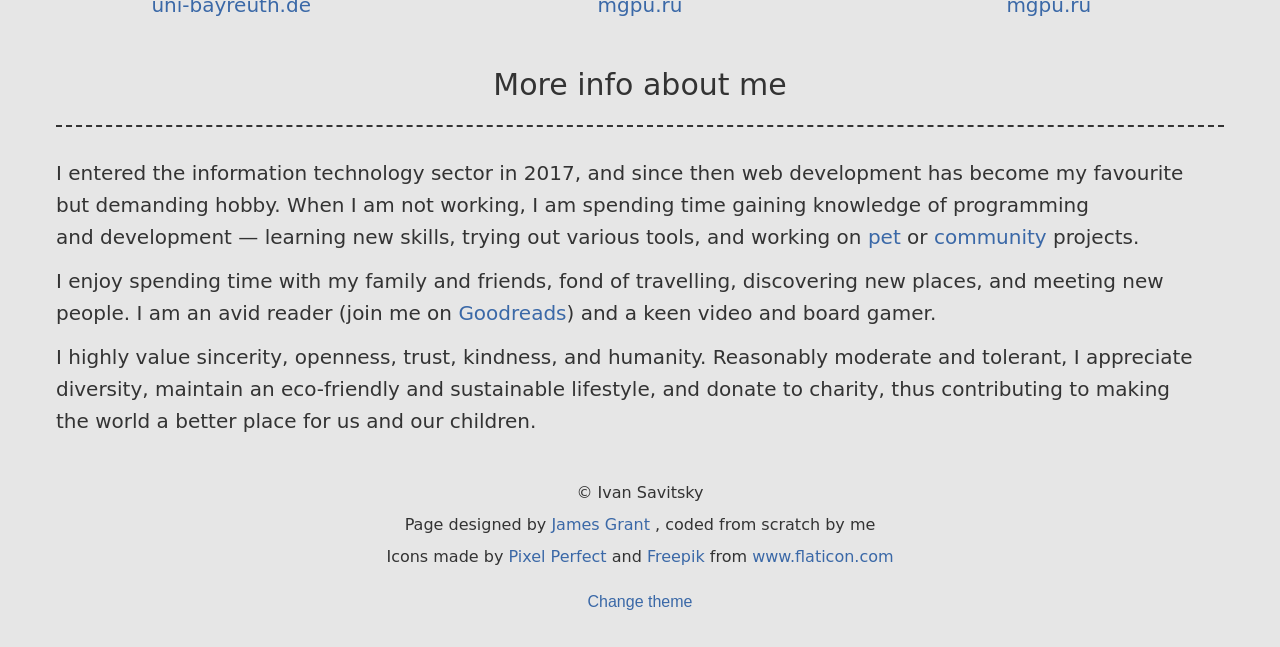
<file: cv/index.html>
<!DOCTYPE html>
<html lang="en">
<head>
  <meta charset="UTF-8">
  <meta name="viewport" content="width=device-width, initial-scale=1">
  <meta http-equiv="X-UA-Compatible" content="ie=edge">
  <meta name="robots" content="noindex">
  <link rel="stylesheet" href="css/sanitize.min.css">
  <link rel="stylesheet" href="css/style.min.css">
  <title>Ivan Savitsky | Front-end developer</title>
</head>
<body>
<h1 class="hidden">Ivan Savitsky's personal CV web page</h1>
<div class="page-wrapper container">
  <header class="main-header">
    <section class="main-header__info">
      <h2 class="hidden">Main info</h2>
      <p class="main-header__info-title">Ivan Savitsky</p>
      <p class="main-header__info-subtitle">Front-end Developer</p>
    </section>
    <section class="main-header__contacts">
      <h2 class="hidden">Contacts</h2>
      <div class="main-header__contacts-external">
        <a href="https://github.com/jean-1314" target="_blank"
           class="main-header__contacts-external-link main-header__contacts-external-link--github tabbable"
           rel="noopener noreferrer">
          <svg width="40" height="40" viewBox="0 0 100 100" xmlns="http://www.w3.org/2000/svg" aria-hidden="true">
            <path
              d="M50,2.69A48.52,48.52,0,0,0,34.65,97.23c2.46.44,3.35-1.07,3.35-2.34s-.06-5-.06-9c0,0-13.51,2.9-16.36-5.75,0,0-2.21-5.62-5.37-7.07,0,0-4.42-3,.32-3a10.17,10.17,0,0,1,7.45,5c4.23,7.45,11.3,5.3,14.08,4a10.49,10.49,0,0,1,3.09-6.5c-10.8-1.2-22.1-5.37-22.1-23.93a18.67,18.67,0,0,1,5-13c-.51-1.26-2.15-6.19.44-12.88,4.1-1.26,13.39,5,13.39,5a45.59,45.59,0,0,1,24.25,0s9.28-6.25,13.32-5c2.65,6.69,1,11.62.51,12.88a18.67,18.67,0,0,1,5,13c0,18.63-11.37,22.73-22.17,23.93,1.77,1.52,3.28,4.42,3.28,9V94.89c0,1.26.82,2.78,3.28,2.34A48.52,48.52,0,0,0,50,2.69Z"/>
          </svg>
          <span class="hidden">GitHub</span>
        </a>
        <a href="https://www.linkedin.com/in/savitsky/" target="_blank"
           class="main-header__contacts-external-link main-header__contacts-external-link--linkedin tabbable"
           rel="noopener noreferrer">
          <svg width="40" height="40" viewBox="0 0 100 100" xmlns="http://www.w3.org/2000/svg" aria-hidden="true">
            <path
              d="M13.31,24.54h0c-7,0-11.61-5-11.61-11.27C1.7,6.8,6.27,2,13.31,2S24.75,6.8,24.93,13.27c.18,6.28-4.4,11.27-11.61,11.27ZM23.69,98.82H2.93V33.41H23.69V98.82Zm74.61,0H77.54V63.9c0-8.87-3-14.78-10.56-14.78-5.63,0-9.15,4.06-10.56,7.94a16.38,16.38,0,0,0-.7,5.36V99H35.13c.18-59.31,0-65.59,0-65.59H55.89v9.42h-.18c2.64-4.43,7.57-11.09,18.83-11.09,13.73,0,23.76,9.42,23.76,29.38V98.82Z"/>
          </svg>
          <span class="hidden">LinkedIn</span>
        </a>
        <a href="https://t.me/i_savitsky" target="_blank"
           class="main-header__contacts-external-link main-header__contacts-external-link--telegram tabbable"
           rel="noopener noreferrer">
          <svg width="40" height="40" viewBox="0 0 300 300" xmlns="http://www.w3.org/2000/svg" aria-hidden="true">
            <path d="M5.299,144.645l69.126,25.8l26.756,86.047c1.712,5.511,8.451,7.548,12.924,3.891l38.532-31.412
                c4.039-3.291,9.792-3.455,14.013-0.391l69.498,50.457c4.785,3.478,11.564,0.856,12.764-4.926L299.823,29.22
                c1.31-6.316-4.896-11.585-10.91-9.259L5.218,129.402C-1.783,132.102-1.722,142.014,5.299,144.645z M96.869,156.711l135.098-83.207
                c2.428-1.491,4.926,1.792,2.841,3.726L123.313,180.87c-3.919,3.648-6.447,8.53-7.163,13.829l-3.798,28.146
                c-0.503,3.758-5.782,4.131-6.819,0.494l-14.607-51.325C89.253,166.16,91.691,159.907,96.869,156.711z"/>
          </svg>
          <span class="hidden">Telegram</span>
        </a>
      </div>
      <p class="main-header__contacts-email">E-mail:&nbsp;
        <a href="#" class="main-header__contacts-email-link cryptedmail tabbable"
           data-name="ivan"
           data-domain="savitsky"
           data-tld="biz"
           aria-label="Encrypted e-mail address. Please follow the link to open your e-mail client or click the next button to copy the address to clipboard"
           onclick="window.location.href = 'mailto:' + this.dataset.name + '@' + this.dataset.domain + '.' + this.dataset.tld; return false;"></a>
        <button type="button" class="main-header__contacts-email-button copy-btn tabbable">Copy to clipboard
          <svg width="20" height="20" viewBox="0 0 210.107 210.107" aria-hidden="true">
            <path d="M168.506,0H80.235C67.413,0,56.981,10.432,56.981,23.254v2.854h-15.38
                c-12.822,0-23.254,10.432-23.254,23.254v137.492c0,12.822,10.432,23.254,23.254,23.254h88.271
                c12.822,0,23.253-10.432,23.253-23.254V184h15.38c12.822,0,23.254-10.432,23.254-23.254V23.254C191.76,10.432,181.328,0,168.506,0z
                 M138.126,186.854c0,4.551-3.703,8.254-8.253,8.254H41.601c-4.551,0-8.254-3.703-8.254-8.254V49.361
                c0-4.551,3.703-8.254,8.254-8.254h88.271c4.551,0,8.253,3.703,8.253,8.254V186.854z M176.76,160.746
                c0,4.551-3.703,8.254-8.254,8.254h-15.38V49.361c0-12.822-10.432-23.254-23.253-23.254H71.981v-2.854
                c0-4.551,3.703-8.254,8.254-8.254h88.271c4.551,0,8.254,3.703,8.254,8.254V160.746z"/>
          </svg>
        </button>
      </p>
    </section>
  </header>
  <main class="main-content">
    <section class="about info">
      <h2 class="about__title section-title">About Me</h2>
      <div class="about__wrapper">
        <div class="about__image-wrapper">
          <picture>
            <source srcset="img/profile-pic@1x.avif, img/profile-pic@2x.avif 2x" type="image/avif">
            <source srcset="img/profile-pic@1x.webp, img/profile-pic@2x.webp 2x" type="image/webp">
            <img src="img/profile-pic@1x.jpg" srcset="img/profile-pic@1x.jpg, img/profile-pic@2x.jpg 2x" alt="Ivan Savitsky" class="about__image"
                 width="200" height="200">
          </picture>
        </div>
        <div class="about__info">
          <div class="text">
            <p class="about__info-text">Hi, my name is&nbsp;Ivan Savitsky,&nbsp;I am <span id="age">32</span>, married.
              I love developing web interfaces, and I have been doing it professionally for over half a decade now.</p>

            <p class="about__info-text">I am&nbsp;originally from Moscow, Russia, but I had to&nbsp;leave my&nbsp;homeland
              due to&nbsp;the&nbsp;horrific events of&nbsp;2022. I am&nbsp;looking for&nbsp;a&nbsp;safe place to&nbsp;live and&nbsp;work,
              and I am&nbsp;open to&nbsp;new career opportunities with&nbsp;relocation to&nbsp;the&nbsp;countries of&nbsp;the&nbsp;European Union.</p>

            <p class="about__info-text">I am&nbsp;temporarily located in Alanya, Turkey, and working remotely
              for&nbsp;<a href="https://www.assistagro.com/" target="_blank" rel="noopener noreferrer" class="tabbable">AssistAgro</a>
              on&nbsp;its&nbsp;Agritech Solutions platform.</p>

            <p class="about__info-text">I enjoy creating clean, performant, and&nbsp;accessible web interfaces with
              empathy for&nbsp;the&nbsp;end user as&nbsp;well&nbsp;as a&nbsp;caring attitude towards business needs. I am&nbsp;proficient in&nbsp;web
              fundamentals —
              <mark>HTML</mark>,
              <mark>CSS</mark>, and
              <mark>JavaScript</mark>&nbsp;— and&nbsp;prefer building interfaces with&nbsp;<mark>Vue.js</mark> and&nbsp;its ecosystem tools.
            </p>
          </div>
        </div>
      </div>
    </section>
    <section class="experience info">
      <h2 class="info__title section-title">Experience</h2>

      <article class="info__details">
        <div class="info__details-title-container brief">
          <h3 class="info__details-title brief__title">AssistAgro</h3>
          <p class="info__details-subtitle brief__subtitle">Front-end Developer</p>
          <p class="info__details-dates brief__info">November 2021 – Present</p>
          <a href="https://www.assistagro.com/" target="_blank" rel="noopener noreferrer" class="info__details-link brief__link tabbable">assistagro.com</a>
        </div>
        <div class="info__description-container text">
          <p>
            AssistAgro, an&nbsp;agritech startup, develops a&nbsp;complex SaaS platform which incorporates drones, machine learning, predictive algorithms, satellite monitoring and&nbsp;meteo data to&nbsp;boost efficiency of&nbsp;agricultural producers.
          </p>
          <p>
            Working in a&nbsp;team of&nbsp;5 front-end developers on&nbsp;AssistAgro’s web interface, I deliver new features, maintain existing codebase, cover it&nbsp;with unit tests, and&nbsp;review code. The app is&nbsp;built with <mark>Nuxt.js</mark> and&nbsp;uses <mark>TypeScript</mark> as&nbsp;well&nbsp;as <mark>Composition API</mark>.
          </p>
          <p>
            The image recognition interface, where we&nbsp;show ML-processed drone-taken images of&nbsp;fields, is&nbsp;built using <mark>canvas</mark>. Additionally, we&nbsp;utilize <mark>Mapbox</mark> to&nbsp;allow users to&nbsp;work with fields and&nbsp;monitor agricultural activities.
          </p>
          <p>
            As we are building a complex interface with numerous forms and&nbsp;data visualizations, we maintain our custom UI kit and&nbsp;display it on&nbsp;<mark>Storybook</mark> for&nbsp;internal use.
          </p>
        </div>
      </article>

      <article class="info__details">
        <div class="info__details-title-container brief">
          <h3 class="info__details-title brief__title">Softlink</h3>
          <p class="info__details-subtitle brief__subtitle">Front-end Developer</p>
          <p class="info__details-dates brief__info">November 2019 – November 2021</p>
          <a href="https://softlink.capital/" target="_blank" rel="noopener noreferrer" class="info__details-link brief__link tabbable">softlink.capital</a>
        </div>
        <div class="info__description-container text">
          <p>Softlink has&nbsp;vast experience in&nbsp;producing professional investment software, such as&nbsp;trading platforms,
            financial robots, and&nbsp;automated investment services.</p>

          <p>My primary task at&nbsp;Softlink was&nbsp;to&nbsp;develop and&nbsp;maintain the&nbsp;administrative panel interface of&nbsp;its&nbsp;leading
            automated investment advisor platform. The multi-language admin panel is&nbsp;built with
            <mark>Vue.js</mark>, <mark>Vue&nbsp;Router</mark>, <mark>Vuex</mark>, and <mark>Vuetify</mark>.
            I was&nbsp;working as&nbsp;a&nbsp;solo front-end developer in&nbsp;a&nbsp;team of 4 people and&nbsp;I took key front-end
            architecture decisions and&nbsp;carefully selected tools to&nbsp;build a&nbsp;convenient and&nbsp;performant web interface.
          </p>

          <p>Additionally, I maintained the&nbsp;client interface app built with
            <mark>React</mark>, <mark>Redux</mark>, and&nbsp;<mark>TypeScript</mark>. Working on&nbsp;this project
            allowed me to&nbsp;switch to&nbsp;a&nbsp;different programming solution and&nbsp;look at&nbsp;my&nbsp;code from&nbsp;a&nbsp;different angle.
          </p>

          <p>Finally, I developed the&nbsp;Softlink <a href="https://softlink.capital/" target="_blank" rel="noopener noreferrer" class="tabbable">corporate website</a>
            as well as other websites and landing pages for the company's needs. They use
            <mark>Strapi</mark> as a&nbsp;<mark>Node.js</mark> headless CMS, and&nbsp;<mark>Nuxt.js</mark>
            as&nbsp;a&nbsp;static page generator. This setup blends flexible developer
            experience, convenient content management, and&nbsp;a&nbsp;smooth end-user experience.
          </p>
        </div>
      </article>

      <article class="info__details">
        <div class="info__details-title-container brief">
          <h3 class="info__details-title brief__title">Digital Economy League</h3>
          <p class="info__details-subtitle brief__subtitle">Front-end Developer</p>
          <p class="info__details-dates brief__info">June 2017 – November 2019</p>
          <a href="https://www.digitalleague.ru/" target="_blank" rel="noopener noreferrer" class="info__details-link brief__link tabbable">digitalleague.ru</a>
        </div>
        <div class="info__description-container text">
          <p> Digital Economy League, a&nbsp;major company on&nbsp;the&nbsp;system integration market,
            encapsulates 10+&nbsp;years of&nbsp;experience in&nbsp;creating and&nbsp;implementing large high-load
            information systems in&nbsp;Russia and&nbsp;abroad. The company offers solutions to&nbsp;the&nbsp;commercial
            and&nbsp;state companies as&nbsp;well&nbsp;as&nbsp;to&nbsp;the&nbsp;public sector.
          </p>
          <p>My primary duty was to&nbsp;develop and&nbsp;maintain the&nbsp;front-end part of&nbsp;the&nbsp;corporate Intranet
            using
            <mark>Vue.js</mark>, <mark>Vue Router</mark>, <mark>Vuex</mark>, and <mark>Vue Test Utils</mark>. Since
            early 2018 we have&nbsp;successfully launched multiple Intranet services for employees, HR, presales, marketing, internal communications, as&nbsp;well&nbsp;as events, quizzes, and&nbsp;games. Exciting features included
          </p>
          <ul>
            <li>Chat built with <mark>socket.io</mark>;</li>
            <li>WYSIWYG editor with widgets for the&nbsp;corporate news feed, built on top of <mark>Quill</mark>;</li>
            <li><mark>SVG</mark> business cards constructor.</li>
          </ul>
          <p>Other duties included:</p>
          <ul>
            <li>Building corporate websites for&nbsp;the&nbsp;Digital Economy League members (now 10+ websites, including
              <a href="https://www.digitalleague.ru/" target="_blank" rel="noopener noreferrer" class="tabbable">digitalleague.ru</a>);
            </li>
            <li>Building in-house event sites and&nbsp;landing pages;</li>
            <li>Building corporate HTML e-mails;</li>
            <li>Updating and&nbsp;maintaining legacy corporate projects;</li>
            <li>Mentoring and&nbsp;code-reviewing less experienced developers.</li>
          </ul>
        </div>
      </article>
      <article class="info__details">
        <div class="info__details-title-container">
          <h3 class="info__details-title brief__title">Non-tech positions</h3>
        </div>
        <div class="info__description-container text">
          <p class="info__description">Info available upon request</p>
        </div>
      </article>
    </section>
    <section class="skills info">
      <h2 class="info__title section-title">Hard Skills</h2>
      <article class="info__details">
        <div class="info__details-title-container brief">
          <h3 class="info__details-title brief__title">Proficient in</h3>
        </div>
        <div class="info__description-container text">
          <ul>
            <li>
              Web fundamentals: <mark>HTML</mark>, <mark>CSS</mark>, <mark>JavaScript</mark>;
            </li>
            <li>
              Creating contemporary frontend of&nbsp;web sites/applications by&nbsp;developing performant and&nbsp;accessible interfaces;
            </li>
            <li>
              <mark>Vue.js</mark> and&nbsp;its&nbsp;ecosystem.
            </li>
          </ul>
        </div>
      </article>
      <article class="info__details">
        <div class="info__details-title-container brief">
          <h3 class="info__details-title brief__title">Have experience in:</h3>
        </div>
        <div class="info__description-container text">
          <ul>
            <li>
              Unit testing with <mark>Jest</mark>;
            </li>
            <li>
              <mark>React.js;</mark>
            </li>
            <li>
              <mark>TypeScript</mark>;
            </li>
            <li>
              Using server side rendering frameworks (<mark>Nuxt.js</mark>, <mark>Next.js</mark>);
            </li>
            <li>
              Developing API services with <mark>Node.js</mark>;
            </li>
          </ul>
        </div>
      </article>
    </section>
    <section class="certificates info">
      <h2 class="section-title">Certificates</h2>
      <div class="cards">
        <article class="card brief">
          <h3 class="card__title brief__title">HTML Academy</h3>
          <p class="card__subtitle brief__subtitle">HTML and CSS Level&nbsp;1</p>
          <p class="card__info brief__info">2017</p>
          <a href="https://assets.htmlacademy.ru/certificates/intensive/32/309949.pdf?1536774571" target="_blank" rel="noopener noreferrer" class="card__image-link tabbable">
            <picture>
              <source srcset="img/certs/cert-css-1.avif, img/certs/cert-css-1.avif 2x" type="image/avif">
              <source srcset="img/certs/cert-css-1.webp, img/certs/cert-css-1.webp 2x" type="image/webp">
              <img src="img/certs/cert-css-1.jpg" srcset="img/certs/cert-css-1.jpg, img/certs/cert-css-1@2x.jpg 2x"
                   alt="HTML Academy HTML and CSS Level 1 Course Completion Certificate" class="card__image"
                   width="350" height="492">
            </picture>
          </a>
        </article>
        <article class="card brief">
          <h3 class="card__title brief__title">HTML Academy</h3>
          <p class="card__subtitle brief__subtitle">HTML and CSS Level&nbsp;2</p>
          <p class="card__info brief__info">2017</p>
          <a href="https://assets.htmlacademy.ru/certificates/intensive/34/309949.pdf?1536774687" target="_blank" rel="noopener noreferrer" class="card__image-link tabbable">
            <picture>
              <source srcset="img/certs/cert-css-2.avif, img/certs/cert-css-2@2x.avif 2x" type="image/avif">
              <source srcset="img/certs/cert-css-2.webp, img/certs/cert-css-2@2x.webp 2x" type="image/webp">
              <img src="img/certs/cert-css-2.jpg" srcset="img/certs/cert-css-2.jpg, img/certs/cert-css-2@2x.jpg 2x"
                   alt="HTML Academy HTML and CSS Level 2 Course Completion Certificate" class="card__image"
                   width="350" height="492">
            </picture>
          </a>
        </article>
        <article class="card brief">
          <h3 class="card__title brief__title">HTML Academy</h3>
          <p class="card__subtitle brief__subtitle">JavaScript Level&nbsp;1</p>
          <p class="card__info brief__info">2017</p>
          <a href="https://assets.htmlacademy.ru/certificates/intensive/49/309949.pdf?1536774793" target="_blank" rel="noopener noreferrer" class="card__image-link tabbable">
            <picture>
              <source srcset="img/certs/cert-js-1.avif, img/certs/cert-js-1@2x.avif 2x" type="image/avif">
              <source srcset="img/certs/cert-js-1.webp, img/certs/cert-js-1@2x.webp 2x" type="image/webp">
              <img src="img/certs/cert-js-1.jpg" srcset="img/certs/cert-js-1.jpg, img/certs/cert-js-1@2x.jpg 2x"
                   alt="HTML Academy JavaScript Level 1 Course Completion Certificate" class="card__image"
                   width="350" height="492">
            </picture>
          </a>
        </article>
        <article class="card brief">
          <h3 class="card__title brief__title">HTML Academy</h3>
          <p class="card__subtitle brief__subtitle">JavaScript Level&nbsp;2</p>
          <p class="card__info brief__info">2018</p>
          <a href="https://assets.htmlacademy.ru/certificates/intensive/81/309949.pdf?1536774872" rel="noopener noreferrer" target="_blank" class="card__image-link tabbable">
            <picture>
              <source srcset="img/certs/cert-js-2.avif, img/certs/cert-js-2@2x.avif 2x" type="image/avif">
              <source srcset="img/certs/cert-js-2.webp, img/certs/cert-js-2@2x.webp 2x" type="image/webp">
              <img src="img/certs/cert-js-2.jpg" srcset="img/certs/cert-js-2.jpg, img/certs/cert-js-2@2x.jpg 2x"
                   alt="HTML Academy JavaScript Level 2 Course Completion Certificate" class="card__image"
                   width="350" height="492">
            </picture>
          </a>
        </article>
        <article class="card brief">
          <h3 class="card__title brief__title">HTML Academy</h3>
          <p class="card__subtitle brief__subtitle">PHP Level&nbsp;1</p>
          <p class="card__info brief__info">2019</p>
          <a href="https://assets.htmlacademy.ru/certificates/intensive/129/309949.pdf?1613216622" rel="noopener noreferrer" target="_blank" class="card__image-link tabbable">
            <picture>
              <source srcset="img/certs/cert-php-1.avif, img/certs/cert-php-1@2x.avif 2x" type="image/avif">
              <source srcset="img/certs/cert-php-1.webp, img/certs/cert-php-1@2x.webp 2x" type="image/webp">
              <img src="img/certs/cert-php-1.jpg" srcset="img/certs/cert-php-1.jpg, img/certs/cert-php-1@2x.jpg 2x"
                   alt="HTML Academy PHP Level 1 Course Completion Certificate" class="card__image"
                   width="350" height="492">
            </picture>
          </a>
        </article>
        <article class="card brief">
          <h3 class="card__title brief__title">Wes Bos Courses</h3>
          <p class="card__subtitle brief__subtitle">Advanced React and GraphQL</p>
          <p class="card__info brief__info">2020</p>
          <a href="https://advancedreact.com/" target="_blank" rel="noopener noreferrer" class="card__image-link tabbable">
            <picture>
              <source srcset="img/certs/cert-react.avif, img/certs/cert-react@2x.avif 2x" type="image/avif">
              <source srcset="img/certs/cert-react.webp, img/certs/cert-react@2x.webp 2x" type="image/webp">
              <img src="img/certs/cert-react.jpg" srcset="img/certs/cert-react.jpg, img/certs/cert-react@2x.jpg 2x"
                   alt="Advanced React and GraphQL Course Completion Certificate" class="card__image"
                   width="350" height="263">
            </picture>
          </a>
        </article>
      </div>
    </section>
    <section class="education info">
      <h2 class="section-title">Education</h2>
      <div class="cards">
        <article class="card brief">
          <h3 class="card__title brief__title">University of&nbsp;Bayreuth</h3>
          <p class="card__subtitle brief__subtitle">MA Linguistics</p>
          <p class="card__info brief__info">2011 - 2012</p>
          <a href="https://www.uni-bayreuth.de/en/" target="_blank" rel="noopener noreferrer" class="brief__link tabbable">uni-bayreuth.de</a>
        </article>
        <article class="card brief">
          <h3 class="card__title brief__title">Moscow City University</h3>
          <p class="card__subtitle brief__subtitle">MA Linguistics</p>
          <p class="card__info brief__info">2010 - 2012</p>
          <a href="https://en.mgpu.ru/" target="_blank" rel="noopener noreferrer" class="brief__link tabbable">mgpu.ru</a>
        </article>
        <article class="card brief">
          <h3 class="card__title brief__title">Moscow City University</h3>
          <p class="card__subtitle brief__subtitle">BA Linguistics</p>
          <p class="card__info brief__info">2006 - 2010</p>
          <a href="https://en.mgpu.ru/" target="_blank" rel="noopener noreferrer" class="brief__link tabbable">mgpu.ru</a>
        </article>
      </div>
    </section>
    <section class="more info">
      <h2 class="section-title">More info about me</h2>
      <div class="section__wrapper text">
        <p class="section-text">
          I entered the&nbsp;information technology sector in&nbsp;2017, and since then web development has&nbsp;become my&nbsp;favourite
          but&nbsp;demanding hobby. When I am&nbsp;not&nbsp;working, I am&nbsp;spending time gaining knowledge of&nbsp;programming
          and&nbsp;development &mdash; learning new skills, trying out&nbsp;various tools, and working on&nbsp;<a href="https://github.com/jean-1314/barefood-back" target="_blank" rel="noopener noreferrer" class="tabbable">pet</a>
          or&nbsp;<a href="https://sch-int.ru/" target="_blank" rel="noopener noreferrer" class="tabbable">community</a> projects.
        </p>
        <p class="section-text">
          I enjoy spending time with my&nbsp;family and friends, fond of&nbsp;travelling, discovering new places, and&nbsp;meeting
          new people. I am&nbsp;an&nbsp;avid reader (join me on&nbsp;<a href="https://www.goodreads.com/user/show/27014260-ivan" target="_blank" rel="noopener noreferrer" class="tabbable">Goodreads</a>)
          and a&nbsp;keen video and&nbsp;board gamer.
        </p>
        <p class="section-text">
          I highly value sincerity, openness, trust, kindness, and humanity. Reasonably moderate and&nbsp;tolerant,
          I appreciate diversity, maintain an&nbsp;eco-friendly and&nbsp;sustainable lifestyle, and donate to&nbsp;charity,
          thus contributing to&nbsp;making the world a&nbsp;better place for us and our&nbsp;children.
        </p>
      </div>
    </section>
  </main>
  <footer class="main-footer">
    <p class="main-footer__text">&copy; Ivan Savitsky</p>
    <p class="main-footer__text">Page designed by
      <a href="https://github.com/sproogen/modern-resume-theme" target="_blank" class="tabbable" rel="noopener noreferrer">
        James Grant
      </a>, coded from scratch by me
    </p>
    <p class="main-footer__text">Icons made by
      <a
        class="tabbable"
        href="https://www.flaticon.com/authors/pixel-perfect"
        target="_blank"
        title="Pixel perfect"
        rel="noopener noreferrer">
        Pixel Perfect
      </a>
      and
      <a class="tabbable" href="https://www.freepik.com" title="Freepik" target="_blank"
         rel="noopener noreferrer">
        Freepik
      </a>
      from
      <a href="https://www.flaticon.com/" class="tabbable"
         title="Flaticon" target="_blank"
         rel="noopener noreferrer">
        www.flaticon.com
      </a>
    </p>
    <button type="button" class="theme-toggle tabbable">Change theme</button>
  </footer>
</div>
<script defer src="js/script.min.js"></script>
</body>
</html>
</file>
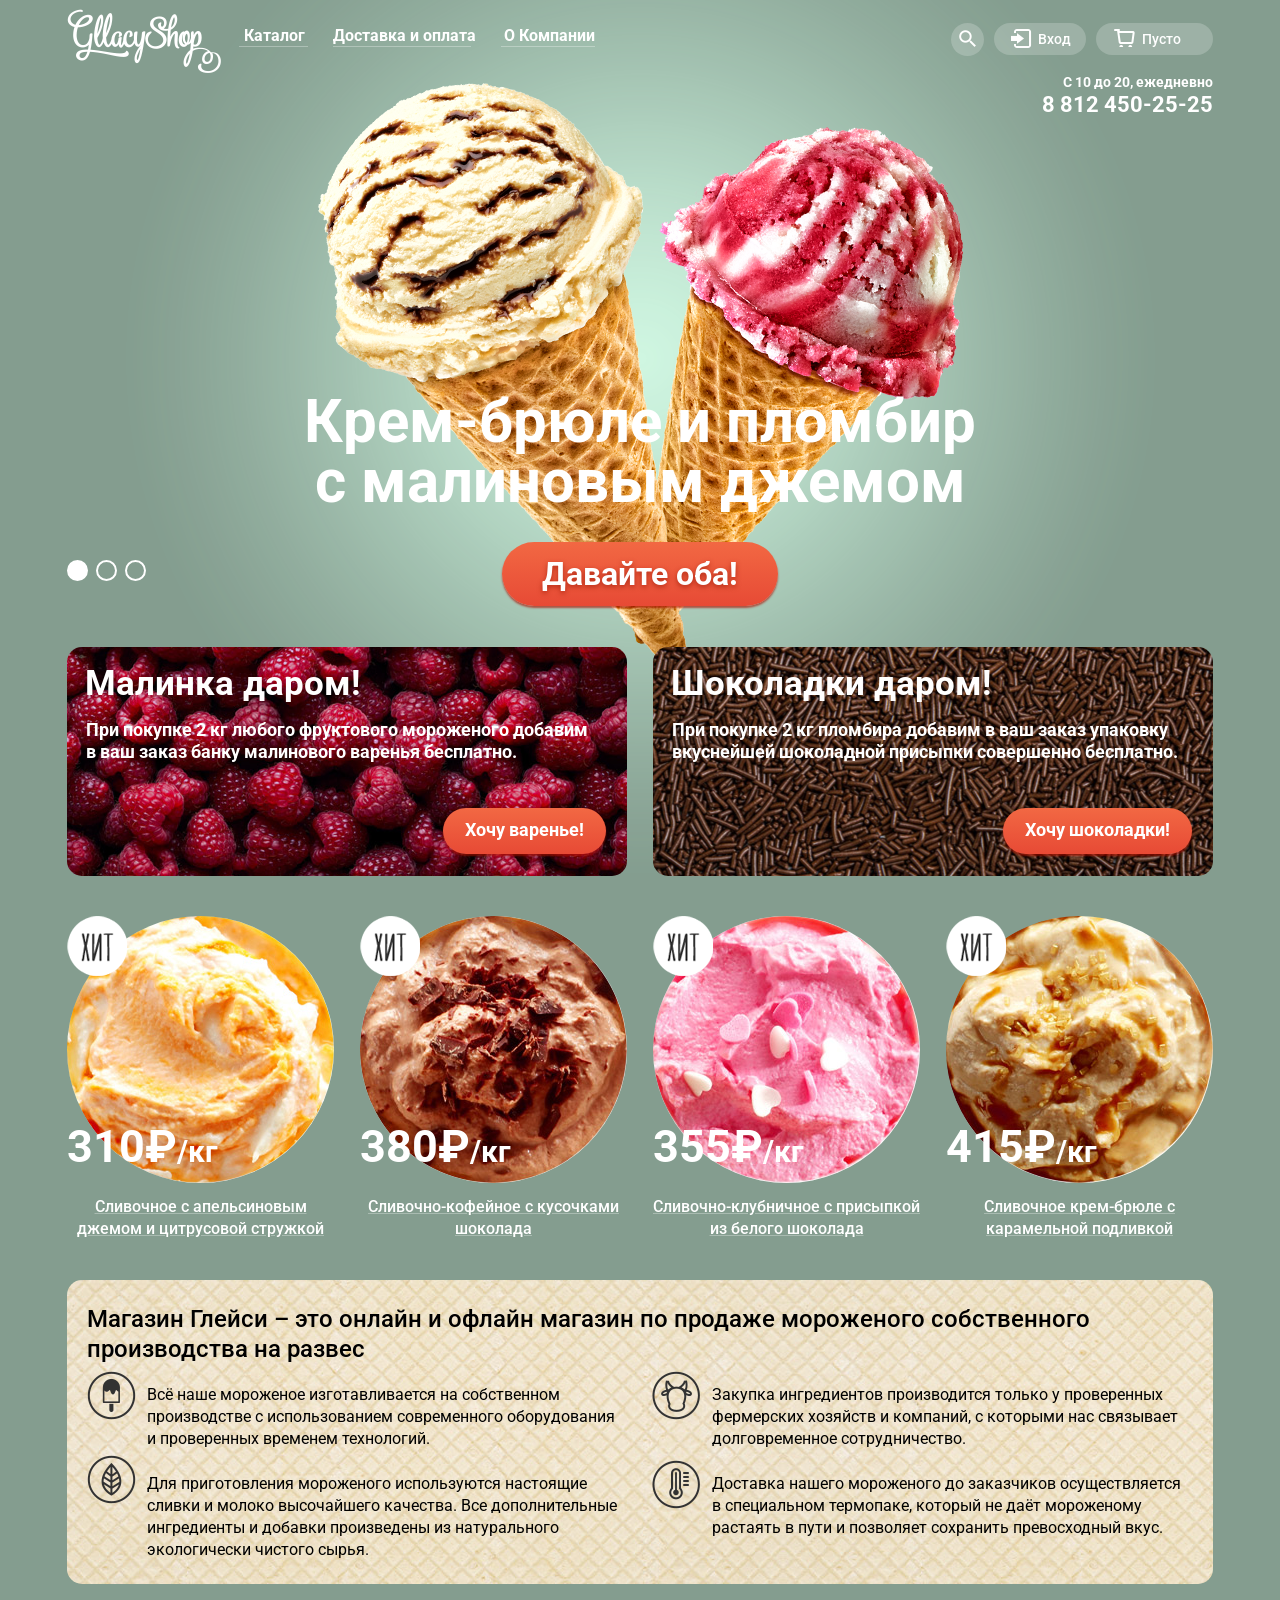
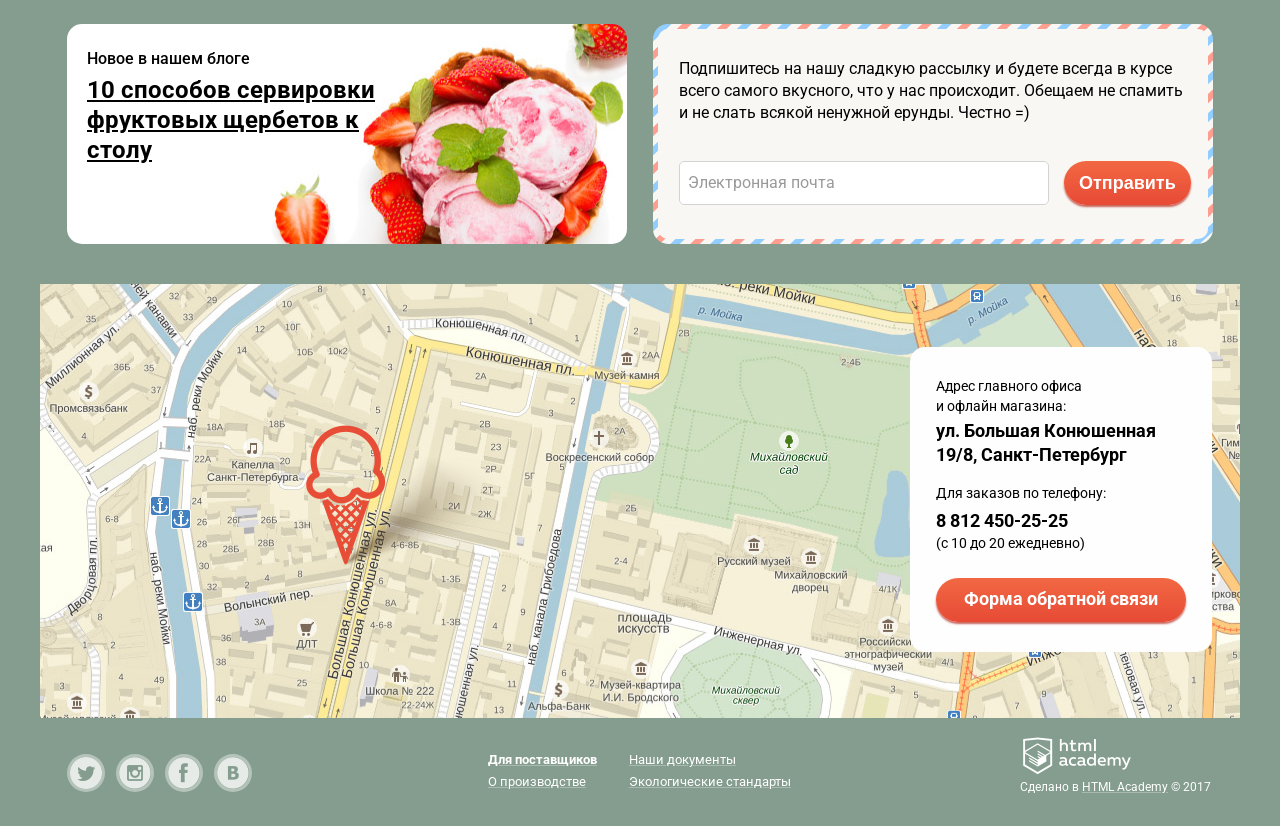
<file: gllacy/index.html>
<!DOCTYPE html>
<html lang="ru">

<head>
  <meta charset="utf-8">
  <title>HTML Academy: Глейси</title>
  <link href="https://fonts.googleapis.com/css?family=Roboto:400,500,700&amp;subset=cyrillic" rel="stylesheet">
  <link href="css/normalize.css" rel="stylesheet">
  <link href="css/style.min.css" rel="stylesheet">
</head>

<body>
  <div class="body-index">
    <input id="switcher-1" type="radio" name="switcher-pin" checked>
    <input id="switcher-2" type="radio" name="switcher-pin">
    <input id="switcher-3" type="radio" name="switcher-pin">  

    <div class="site-wrapper">
      <div class="content-wrapper">

        <header class="main-header">

          <div class="clearfix">

            <nav class="navbar-main">
              <div class="logo">
                <a>
                  <img src="img/gllacy-logo.png" alt="Gllacy Shop logo" width="154" height="64">
                </a>
              </div>

              <ul class="navbar-main-list">
                <li class="dropdown-trigger">
                  <a class="navbar-link" href="#">Каталог</a>
                  <!--- Раскрывающийся список каталога-->
                  <div class="dropdown-container">
                    <ul class="navbar-dropdown">
                      <li class="dropdown-item">
                        <a class="dropdown-link" href="#"><strong>Новинки</strong></a>
                      </li>
                      <li class="dropdown-item">
                        <a class="dropdown-link" href="inner.html">Сливочное</a>
                      </li>
                      <li class="dropdown-item">
                        <a class="dropdown-link" href="#">Щербеты</a>
                      </li>
                      <li class="dropdown-item">
                        <a class="dropdown-link" href="#">Фруктовый лёд</a>
                      </li>
                      <li class="dropdown-item">
                        <a class="dropdown-link" href="#">Мелорин</a>
                      </li>
                    </ul>
                  </div>
                  
                </li>
                <li>
                  <a class="navbar-link" href="#">Доставка и оплата</a>
                </li>
                <li>
                  <a class="navbar-link" href="#">О Компании</a>
                </li>
              </ul>
            </nav>

            <div class="navbar-right">

              <div class="navbar-search">
                <a href="search.html"></a>
                <div class="search-container">
                  <div class="search-popup">
                    <form class="search-form" action="https://echo.htmlacademy.ru" method="get">
                      <input id="search-form-input" type="search" name="search" value="" required>
                      <label for="search-form-input">Что ищем?</label>
                    </form>
                  </div>
                </div>
              </div>

              <div class="navbar-login">
                <a class="login-button" href="login.html">Вход</a>
                <div class="login-container">
                  <div class="login-block">
                    <form class="login-form" action="https://echo.htmlacademy.ru" method="post">
                      <input id="login-form-email" type="text" name="email" value="" required>
                      <label for="login-form-email">Электронная почта</label>
                      <input id="login-form-password" type="password" name="password" value="" required>
                      <label for="login-form-password">Пароль</label>
                      <input class="btn btn-login" type="submit" name="login" value="Войти">
                      <div class="login-text">
                        <a href="#">Забыли пароль?</a>
                        <br>
                        <a href="#">Новая регистрация</a>
                      </div>
                    </form>
                  </div>
                </div>
              </div>

              <div class="navbar-cart">
                <a class="cart-empty-link" href="cart.html">Пусто</a>
              </div>

              <div class="details">
                <span class="details-schedule">С 10 до 20, ежедневно</span>
                <span class="details-phone">8 812 450-25-25</span>
              </div>
            </div>
          </div>
        </header>

        <section class="slider">
          <div class="slide" id="slide-1">
            <div class="slide-title">Крем-брюле и пломбир с малиновым джемом</div>
            <a class="btn btn-slider" href="#">Давайте оба!</a>
          </div>
          <div class="slide" id="slide-2">
            <div class="slide-title">Шоколадный пломбир и лимонный сорбет</div>
            <a class="btn btn-slider" href="#">Давайте оба!</a>
          </div>
          <div class="slide" id="slide-3">
            <div class="slide-title">Пломбир с помадкой и клубничный щербет</div>
            <a class="btn btn-slider" href="#">Давайте оба!</a>
          </div>

          <div class="slider-switcher">
            <label for="switcher-1"></label>
            <label for="switcher-2"></label>
            <label for="switcher-3"></label>
          </div>

        </section>

        <main class="clearfix">

          <section class="specials">

            <div class="specials-left">
              <h2>Малинка даром!</h2>
              <p>При покупке 2 кг любого фруктового мороженого добавим в ваш заказ банку малинового варенья бесплатно.</p>
              <a class="btn btn-specials" href="#">Хочу варенье!</a>
            </div>

            <div class="specials-right">
              <h2>Шоколадки даром!</h2>
              <p>При покупке 2 кг пломбира добавим в ваш заказ упаковку вкуснейшей шоколадной присыпки совершенно бесплатно.</p>
              <a class="btn btn-specials" href="#">Хочу шоколадки!</a>
            </div>
          </section>

          <section class="topsellers">

            <article class="topsellers-item">
              <img src="img/ice-1.jpg" alt="ice-cream" width="267" height="267">
              <h2>310&#8381;<span class="fontsize-lower">/кг</span></h2>
              <a class="item-link" href="#"><span>Сливочное с апельсиновым джемом и цитрусовой стружкой</span></a>
              <a class="btn btn-item" href="#">Быстрый просмотр</a>
            </article>

            <article class="topsellers-item">
              <img src="img/ice-2.jpg" alt="ice-cream" width="267" height="267">
              <h2>380&#8381;<span class="fontsize-lower">/кг</span></h2>
              <a class="item-link" href="#"><span>Сливочно-кофейное с кусочками шоколада</span></a>
              <a class="btn btn-item" href="#">Быстрый просмотр</a>
            </article>

            <article class="topsellers-item">
              <img src="img/ice-3.jpg" alt="ice-cream" width="267" height="267">
              <h2>355&#8381;<span class="fontsize-lower">/кг</span></h2>
              <a class="item-link" href="#"><span>Сливочно-клубничное с присыпкой из белого шоколада</span></a>
              <a class="btn btn-item" href="#">Быстрый просмотр</a>
            </article>

            <article class="topsellers-item">
              <img src="img/ice-4.jpg" alt="ice-cream" width="267" height="267">
              <h2>415&#8381;<span class="fontsize-lower">/кг</span></h2>
              <a class="item-link" href="#"><span>Сливочное крем-брюле с карамельной подливкой</span></a>
              <a class="btn btn-item" href="#">Быстрый просмотр</a>
            </article>
          </section>

          <section class="features">

            <h3>Магазин Глейси – это онлайн и офлайн магазин по продаже мороженого собственного производства на развес</h3>

            <div class="features-left">
              <p class="features-item">
                Всё наше мороженое изготавливается на собственном производстве с использованием современного оборудования и проверенных временем технологий.
              </p>
              <p class="features-item">
                Для приготовления мороженого используются настоящие сливки и молоко высочайшего качества. Все дополнительные ингредиенты и добавки произведены из натурального экологически чистого сырья.
              </p>
            </div>

            <div class="features-right">
              <p class="features-item">
                Закупка ингредиентов производится только у проверенных фермерских хозяйств и компаний, с которыми нас связывает долговременное сотрудничество.
              </p>
              <p class="features-item">
                Доставка нашего мороженого до заказчиков осуществляется в специальном термопаке, который не даёт мороженому растаять в пути и позволяет сохранить превосходный вкус.
              </p>
            </div>
          </section>

          <section class="news">

            <div class="news-left">
              <span>Новое в нашем блоге</span>
              <a href="#">10 способов сервировки фруктовых щербетов к столу</a>
            </div>

            <div class="news-right">
              <div class="post-border">
                <p>
                  Подпишитесь на нашу сладкую рассылку и будете всегда в курсе всего самого вкусного, что у нас происходит. Обещаем не спамить и не слать всякой ненужной ерунды. Честно =)
                </p>
                <form class="subscribe-form" action="https://echo.htmlacademy.ru" method="post">
                  <input id="email" type="text" name="email" value="" required>
                  <label for="email">Электронная почта</label>
                  <input class="btn btn-subscribe" type="submit" name="submit" value="Отправить">
                </form>
              </div>
            </div>
          </section>
        </main>
      </div>

      <section class="address">
        <iframe src="https://www.google.com/maps/embed?pb=!1m16!1m12!1m3!1d1998.6073709284672!2d30.31928512731339!3d59.93865702033412!2m3!1f0!2f0!3f0!3m2!1i1024!2i768!4f13.1!2m1!1z0JHQvtC70YzRiNCw0Y8g0JrQvtC90Y7RiNC10L3QvdCw0Y8g0YPQu9C40YbQsCwgMTkvOA!5e0!3m2!1sru!2sru!4v1487183484036" width="1200" height="430" style="border:0" allowfullscreen></iframe>
        
        <address class="address-details"> 
          <p>Адрес главного офиса и офлайн магазина:</p>
          <strong>
            ул. Большая Конюшенная<br>
            19/8, Санкт-Петербург
          </strong>
          <p>Для заказов по телефону:</p>
          <strong>8 812 450-25-25</strong>
          <p>(с 10 до 20 ежедневно)</p>
          <a class="btn btn-feedback" href="feedback.html">Форма обратной связи</a>
        </address>
      </section>

      <div class="content-wrapper">

        <footer class="main-footer">

          <section class="footer-social">
            <a class="social-btn social-btn-tw" href="#"></a>
            <a class="social-btn social-btn-inst" href="#"></a>
            <a class="social-btn social-btn-fb" href="#"></a>
            <a class="social-btn social-btn-vk" href="#"></a>
          </section>

          <section class="footer-info">
            <div class="footer-info-left">
              <a class="info-link link-icon" href="#"><span>Для поставщиков</span></a>
              <a class="info-link" href="#"><span>О производстве</span></a>
            </div>
            <div class="footer-info-right">
              <a class="info-link" href="#"><span>Наши документы</span></a>
              <a class="info-link" href="#"><span>Экологические стандарты</span></a>
            </div>
          </section>

          <section class="footer-copyright">
            <img src="img/academy-logo.png" alt="htmlacademy logo" width="108" height="38">
            <span>Сделано в <a class="copyright-link" href="https://htmlacademy.ru/"><span>HTML Academy</span></a> &#169; 2017</span>
          </section>
        </footer>
      </div>
        
      <!--Обратная связь-->
      <section class="feedback">
        <strong>Мы обязательно вам ответим!</strong>
        <form class="feedback-form" action="https://echo.htmlacademy.ru" method="post">
          <input id="feedback-input-name" type="text" name="name" value="" required autofocus>
          <label for="feedback-input-name">Как вас зовут?</label>
          <input id="feedback-input-email" type="text" name="email" value="" required>
          <label for="feedback-input-email">Ваша почта для ответа?</label>
          <textarea id="feedback-input-text" rows="6" cols="50" required></textarea>
          <label for="feedback-input-text">Напишите что-нибудь...</label>
          <input class="btn btn-feedback-send" type="submit" name="submit" value="Отправить">
        </form>
        <button class="feedback-close" type="button" title="Закрыть">Закрыть</button>
      </section>

      
    </div>
    <div class="modal-overlay"></div>
  </div>
  <script type="text/javascript" src="js/script.min.js"></script>
</body>
</html>
</file>
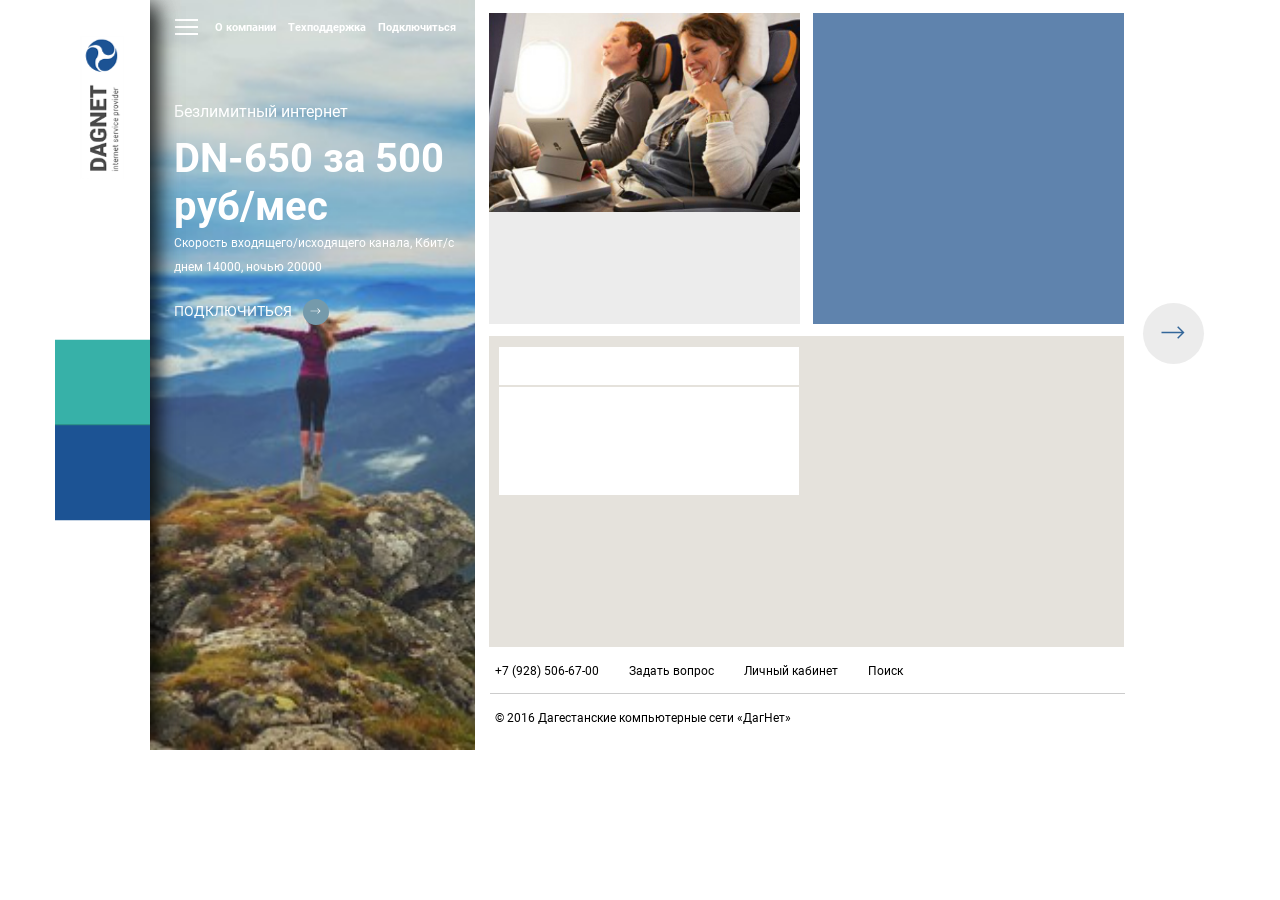
<file: nkh/index.html>
<!DOCTYPE html>
<html lang="ru">
  <head>
    <meta charset="UTF-8">
    <meta name="viewport" content="width=1024">
    <meta http-equiv="X-UA-Compatible" content="ie=edge">
    <title>NKH</title>
    <link rel="stylesheet" href="css/style.min.css">
  </head>
  <body>
    <div class="page-wrapper">
      <header class="page-header page-header--hidden">
        <nav class="main-nav main-nav--closed">
          <button class="main-nav__toggle" type="button">Весь сайт</button>
          <ul class="main-nav__list">
            <li class="main-nav__item"><a class="main-nav__link" href="#">О компании</a></li>
            <li class="main-nav__item"><a class="main-nav__link" href="#">Техподдержка</a></li>
            <li class="main-nav__item"><a class="main-nav__link" href="#">Подключиться</a></li>
          </ul>
        </nav>
        <nav class="full-nav">
          <div class="full-nav__wrapper">
            <ul class="full-nav__list">
              <li class="full-nav__list-item"><a class="full-nav__list-link" href="#">О компании</a></li>
              <li class="full-nav__list-item"><a class="full-nav__list-link" href="#">Отзывы</a></li>
              <li class="full-nav__list-item"><a class="full-nav__list-link" href="#">Вакансии</a></li>
              <li class="full-nav__list-item"><a class="full-nav__list-link" href="#">Контакты</a></li>
            </ul>
            <ul class="full-nav__list">
              <li class="full-nav__list-item"><a class="full-nav__list-link" href="#">Услуги</a></li>
              <li class="full-nav__list-item"><a class="full-nav__list-link" href="#">Инструкции</a></li>
              <li class="full-nav__list-item"><a class="full-nav__list-link" href="#">Документы</a></li>
              <li class="full-nav__list-item"><a class="full-nav__list-link" href="#">Тарифы</a></li>
            </ul>
            <ul class="full-nav__list">
              <li class="full-nav__list-item"><a class="full-nav__list-link" href="#">Личный кабинет</a></li>
              <li class="full-nav__list-item"><a class="full-nav__list-link" href="#">Подключиться</a></li>
              <li class="full-nav__list-item"><a class="full-nav__list-link" href="#">Техподдержка</a></li>
              <li class="full-nav__list-item"><a class="full-nav__list-link" href="#">База знаний</a></li>
            </ul>
            <ul class="full-nav__list">
              <li class="full-nav__list-item"><a class="full-nav__list-link" href="tel:+79285066700">+7 (928) 506-67-00</a></li>
              <li class="full-nav__list-item"><a class="full-nav__list-link" href="#">Задать вопрос</a></li>
            </ul><a class="full-nav__btn" href="#">Нравится
              <svg class="full-nav__btn-img" version="1.1" xmlns="http://www.w3.org/2000/svg" xmlns:xlink="http://www.w3.org/1999/xlink" x="0px" y="0px" width="548.358px" height="548.358px" viewbox="0 0 548.358 548.358" style="enable-background:new 0 0 548.358 548.358;" xml:space="preserve">
                <g>
                  <path d="M545.451,400.298c-0.664-1.431-1.283-2.618-1.858-3.569c-9.514-17.135-27.695-38.167-54.532-63.102l-0.567-0.571          l-0.284-0.28l-0.287-0.287h-0.288c-12.18-11.611-19.893-19.418-23.123-23.415c-5.91-7.614-7.234-15.321-4.004-23.13          c2.282-5.9,10.854-18.36,25.696-37.397c7.807-10.089,13.99-18.175,18.556-24.267c32.931-43.78,47.208-71.756,42.828-83.939          l-1.701-2.847c-1.143-1.714-4.093-3.282-8.846-4.712c-4.764-1.427-10.853-1.663-18.278-0.712l-82.224,0.568          c-1.332-0.472-3.234-0.428-5.712,0.144c-2.475,0.572-3.713,0.859-3.713,0.859l-1.431,0.715l-1.136,0.859          c-0.952,0.568-1.999,1.567-3.142,2.995c-1.137,1.423-2.088,3.093-2.848,4.996c-8.952,23.031-19.13,44.444-30.553,64.238          c-7.043,11.803-13.511,22.032-19.418,30.693c-5.899,8.658-10.848,15.037-14.842,19.126c-4,4.093-7.61,7.372-10.852,9.849          c-3.237,2.478-5.708,3.525-7.419,3.142c-1.715-0.383-3.33-0.763-4.859-1.143c-2.663-1.714-4.805-4.045-6.42-6.995          c-1.622-2.95-2.714-6.663-3.285-11.136c-0.568-4.476-0.904-8.326-1-11.563c-0.089-3.233-0.048-7.806,0.145-13.706          c0.198-5.903,0.287-9.897,0.287-11.991c0-7.234,0.141-15.085,0.424-23.555c0.288-8.47,0.521-15.181,0.716-20.125          c0.194-4.949,0.284-10.185,0.284-15.705s-0.336-9.849-1-12.991c-0.656-3.138-1.663-6.184-2.99-9.137          c-1.335-2.95-3.289-5.232-5.853-6.852c-2.569-1.618-5.763-2.902-9.564-3.856c-10.089-2.283-22.936-3.518-38.547-3.71          c-35.401-0.38-58.148,1.906-68.236,6.855c-3.997,2.091-7.614,4.948-10.848,8.562c-3.427,4.189-3.905,6.475-1.431,6.851          c11.422,1.711,19.508,5.804,24.267,12.275l1.715,3.429c1.334,2.474,2.666,6.854,3.999,13.134c1.331,6.28,2.19,13.227,2.568,20.837          c0.95,13.897,0.95,25.793,0,35.689c-0.953,9.9-1.853,17.607-2.712,23.127c-0.859,5.52-2.143,9.993-3.855,13.418          c-1.715,3.426-2.856,5.52-3.428,6.28c-0.571,0.76-1.047,1.239-1.425,1.427c-2.474,0.948-5.047,1.431-7.71,1.431          c-2.667,0-5.901-1.334-9.707-4c-3.805-2.666-7.754-6.328-11.847-10.992c-4.093-4.665-8.709-11.184-13.85-19.558          c-5.137-8.374-10.467-18.271-15.987-29.691l-4.567-8.282c-2.855-5.328-6.755-13.086-11.704-23.267          c-4.952-10.185-9.329-20.037-13.134-29.554c-1.521-3.997-3.806-7.04-6.851-9.134l-1.429-0.859c-0.95-0.76-2.475-1.567-4.567-2.427          c-2.095-0.859-4.281-1.475-6.567-1.854l-78.229,0.568c-7.994,0-13.418,1.811-16.274,5.428l-1.143,1.711          C0.288,140.146,0,141.668,0,143.763c0,2.094,0.571,4.664,1.714,7.707c11.42,26.84,23.839,52.725,37.257,77.659          c13.418,24.934,25.078,45.019,34.973,60.237c9.897,15.229,19.985,29.602,30.264,43.112c10.279,13.515,17.083,22.176,20.412,25.981          c3.333,3.812,5.951,6.662,7.854,8.565l7.139,6.851c4.568,4.569,11.276,10.041,20.127,16.416          c8.853,6.379,18.654,12.659,29.408,18.85c10.756,6.181,23.269,11.225,37.546,15.126c14.275,3.905,28.169,5.472,41.684,4.716h32.834          c6.659-0.575,11.704-2.669,15.133-6.283l1.136-1.431c0.764-1.136,1.479-2.901,2.139-5.276c0.668-2.379,1-5,1-7.851          c-0.195-8.183,0.428-15.558,1.852-22.124c1.423-6.564,3.045-11.513,4.859-14.846c1.813-3.33,3.859-6.14,6.136-8.418          c2.282-2.283,3.908-3.666,4.862-4.142c0.948-0.479,1.705-0.804,2.276-0.999c4.568-1.522,9.944-0.048,16.136,4.429          c6.187,4.473,11.99,9.996,17.418,16.56c5.425,6.57,11.943,13.941,19.555,22.124c7.617,8.186,14.277,14.271,19.985,18.274          l5.708,3.426c3.812,2.286,8.761,4.38,14.853,6.283c6.081,1.902,11.409,2.378,15.984,1.427l73.087-1.14          c7.229,0,12.854-1.197,16.844-3.572c3.998-2.379,6.373-5,7.139-7.851c0.764-2.854,0.805-6.092,0.145-9.712          C546.782,404.25,546.115,401.725,545.451,400.298z"></path>
                </g>
              </svg></a>
          </div>
        </nav>
      </header>
      <aside class="aside-panel">
        <div class="aside-panel__logo-container"><img class="aside-panel__logo-img" src="img/logo.png" alt="Dagnet logo" width="95" height="163"/></div>
        <div class="aside-panel__blocks">
          <div class="aside-panel__block-1"></div>
          <div class="aside-panel__block-pop aside-panel__block-pop--hidden"></div>
          <div class="aside-panel__block-2 aside-panel__block-2--toggle"></div>
        </div>
      </aside>
      <section class="page-description">
        <div class="page-description__wrapper">
          <h1 class="page-description__header">Безлимитный интернет</h1><b class="page-description__caption">DN-650 за 500 руб/мес</b><span class="page-description__speed">Скорость входящего/исходящего канала, Кбит/с днем 14000, ночью 20000</span><a class="page-description__subscribe" href="#">Подключиться
            <svg class="page-description__arrow" version="1.1" xmlns="http://www.w3.org/2000/svg" xmlns:xlink="http://www.w3.org/1999/xlink" x="0px" y="0px" viewbox="0 0 476.213 476.213" style="enable-background:new 0 0 476.213 476.213;" xml:space="preserve">
              <polygon points="345.606,107.5 324.394,128.713 418.787,223.107 0,223.107 0,253.107 418.787,253.107 324.394,347.5           345.606,368.713 476.213,238.106 "></polygon>
            </svg></a>
        </div>
      </section>
      <section class="main"><a class="main__btn" href="#">
          <svg class="main__btn-arrow" version="1.1" xmlns="http://www.w3.org/2000/svg" xmlns:xlink="http://www.w3.org/1999/xlink" x="0px" y="0px" viewbox="0 0 476.213 476.213" style="enable-background:new 0 0 476.213 476.213;" xml:space="preserve">
            <polygon points="345.606,107.5 324.394,128.713 418.787,223.107 0,223.107 0,253.107 418.787,253.107 324.394,347.5           345.606,368.713 476.213,238.106 "></polygon>
          </svg></a>
        <div class="main__block-1"></div>
        <div class="main__block-2"></div>
        <div class="main__block-3">
          <div class="main__block-3-sub1"></div>
          <div class="main__block-3-sub2"></div>
        </div>
        <div class="main__block-4"></div>
        <div class="main__block-5"></div>
        <div class="main__block-6"></div>
        <div class="main__block-7"></div>
      </section>
      <footer class="page-footer">
        <ul class="page-footer__list">
          <li class="page-footer__list-item"><a class="page-footer__list-link" href="tel:+79285066700">+7 (928) 506-67-00</a></li>
          <li class="page-footer__list-item"><a class="page-footer__list-link" href="#">Задать вопрос</a></li>
          <li class="page-footer__list-item"><a class="page-footer__list-link" href="#">Личный кабинет</a></li>
          <li class="page-footer__list-item"><a class="page-footer__list-link" href="#">Поиск</a></li>
        </ul><span class="page-footer__copyright">© 2016 Дагестанские компьютерные сети «ДагНет»</span>
      </footer>
    </div>
    <script type="text/javascript" src="js/script.js"></script>
  </body>
</html>
</file>
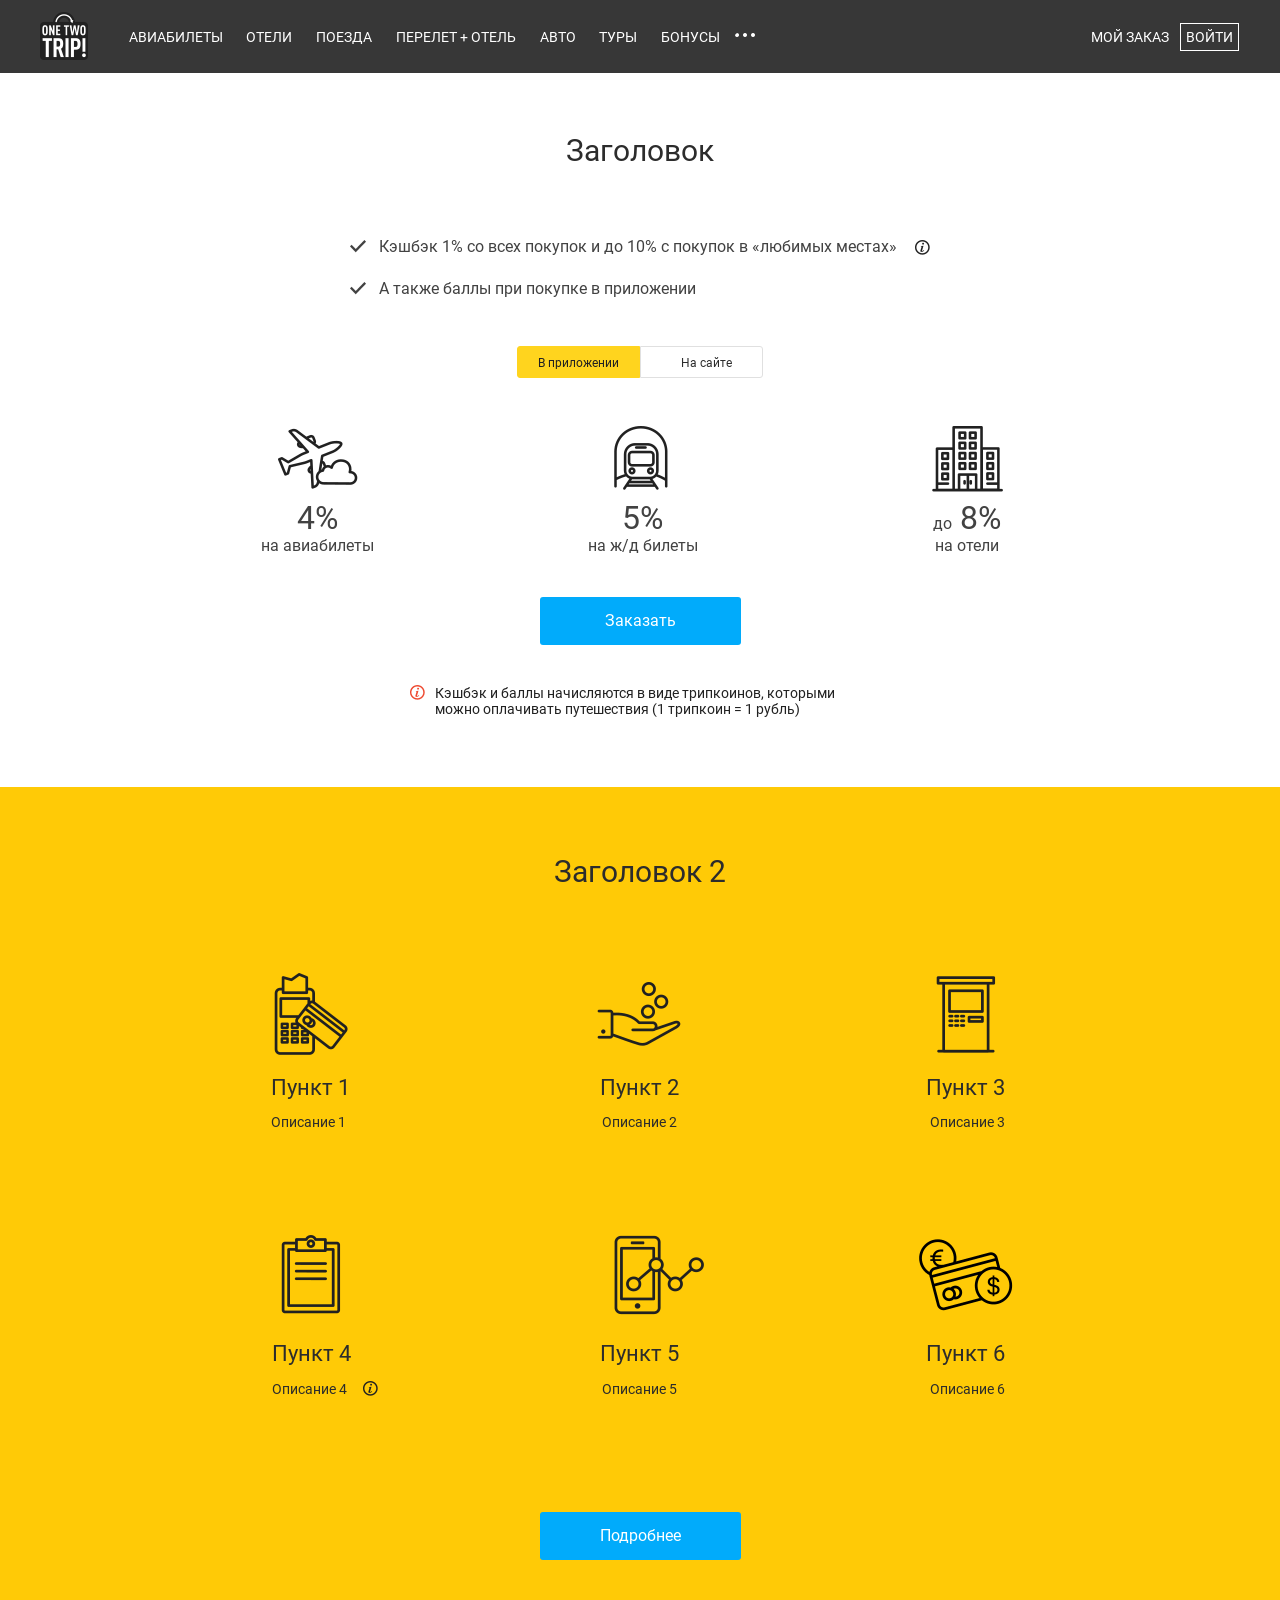
<file: ott-task/index.html>
<!DOCTYPE html>
<html lang="ru">
<head>
  <meta charset="UTF-8">
  <meta name="viewport" content="width=device-width, initial-scale=1.0">
  <title>OTT task</title>
  <link rel="stylesheet" href="css/style.min.css">
</head>
<body>
  <header class="page-header">



    <nav class="page-header__navbar page-header__navbar--closed page-header__navbar--nojs">
      <button class="page-header__navbar-toggle">Открыть меню</button>

      <div class="page-header__wrapper">

        <ul class="page-header__navbar-right">
          <li class="page-header__navbar-right-item">
            <a class="page-header__navbar-right-link page-header__navbar-right-link--order" href="#">Мой заказ</a>
          </li>

          <li class="page-header__navbar-right-item">
            <a class="page-header__navbar-right-link page-header__navbar-right-link--login" href="">Войти</a>
          </li>
        </ul>

        <div class="page-header__logo">
          <a class="page-header__logo-link" href="https://www.onetwotrip.com" target="_blank">
            <img class="page-header__logo-img" src="img/ott-logo.png" alt="OTT logo" width="48" height="48">
          </a>
        </div>

        <ul class="page-header__navbar-list">

          <li class="page-header__navbar-item">
            <a class="page-header__navbar-link" href="#">Авиабилеты</a>
          </li>

          <li class="page-header__navbar-item">
            <a class="page-header__navbar-link" href="#">Отели</a>
          </li>

          <li class="page-header__navbar-item">
            <a class="page-header__navbar-link" href="#">Поезда</a>
          </li>

          <li class="page-header__navbar-item">
            <a class="page-header__navbar-link" href="#">Перелет &#43; отель</a>
          </li>

          <li class="page-header__navbar-item">
            <a class="page-header__navbar-link" href="#">Авто</a>
          </li>

          <li class="page-header__navbar-item">
            <a class="page-header__navbar-link" href="#">Туры</a>
          </li>

          <li class="page-header__navbar-item">
            <a class="page-header__navbar-link" href="#">Бонусы</a>
          </li>

          <li class="page-header__navbar-item">
            <a class="page-header__navbar-link" href="#"></a>
          </li>
        </ul>
      </div>
    </nav>
  </header>

  <main class="main">

    <section class="cashback">
      <div class="cashback__wrapper">
        <h1 class="cashback__header">Заголовок</h1>

        <div class="cashback__benefit">
          <div class="cashback__benefit-wrapper">
            <p class="cashback__benefit-description cashback__benefit-description--tooltip">Кэшбэк 1% со всех покупок и до 10% с покупок в&nbsp;«любимых местах»</p>
            <div class="cashback__benefit-tooltip">
              <div class="cashback__benefit-tooltip-wrapper">
                <p class="cashback__benefit-tooltip-text">Вы можете выбрать 3 «любимых» места в мобильном приложении</p>
                <div class="cashback__benefit-tooltip-triangle"></div>
                <div class="cashback__benefit-tooltip-patch"></div>
              </div>
            </div>
          </div>
        </div>

        <div class="cashback__benefit">
          <p class="cashback__benefit-description">А также баллы при покупке в&nbsp;приложении</p>
        </div>

        <div class="cashback__option">
          <a class="cashback__option-toggle cashback__option-toggle--app cashback__option-toggle--active" href="#">В приложении</a><!--
          --><a class="cashback__option-toggle cashback__option-toggle--site cashback__option-toggle--inactive" href="#">На сайте</a>
        </div>

        <div class="cashback__items">

          <div class="cashback__item">
            <span id="air-app" class="cashback__item-percent cashback__item-percent--app">4%</span>
            <span id="air-site" class="cashback__item-percent cashback__item-percent--site">5%</span>
            <span class="cashback__item-description">на авиабилеты</span>
          </div>

          <div class="cashback__item">
            <span id="rail-app" class="cashback__item-percent cashback__item-percent--app">5%</span>
            <span id="rail-site" class="cashback__item-percent cashback__item-percent--site">7%</span>
            <span class="cashback__item-description">на  ж/д билеты</span>
          </div>

          <div class="cashback__item">
            <span id="hotel-app" class="cashback__item-percent cashback__item-percent--app"><span class="cashback__item-prep">до</span> 8%</span>
            <span id="hotel-site" class="cashback__item-percent cashback__item-percent--site"><span class="cashback__item-prep">до</span> 9%</span>
            <span class="cashback__item-description">на отели</span>
          </div>
        </div>

        <a class="btn cashback__order-btn" href="#">Заказать</a>

        <p class="cashback__info">Кэшбэк и баллы начисляются в виде трипкоинов, которыми можно оплачивать путешествия (1&nbsp;трипкоин&nbsp;=&nbsp;1&nbsp;рубль)</p>
      </div>
    </section>

    <section class="features">
      <div class="features__wrapper">
        <h2 class="features__header">Заголовок 2</h2>
        <div class="features__list">

          <div class="features__item">
            <strong class="features__item-header">Пункт 1</strong>
            <span class="features__description">Описание 1</span>
          </div>

          <div class="features__item">
            <strong class="features__item-header">Пункт 2</strong>
            <span class="features__description">Описание 2</span>
          </div>

          <div class="features__item">
            <strong class="features__item-header">Пункт 3</strong>
            <span class="features__description">Описание 3</span>
          </div>

          <div class="features__item features__item-tooltip">
            <strong class="features__item-header">Пункт 4</strong>
            <span class="features__description">Описание 4</span>
            <div class="features__tooltip">
              <div class="features__tooltip-wrapper">
                <p class="features__tooltip-text">Доставка осуществляется по&nbsp;Москве, Санкт‑Петербургу, Екатеринбургу, Новосибирску, Казани, Нижнему Новгороду, Тюмени, Краснодару, Челябинску, Красноярску, Ростову-на‑Дону, Самаре, Тольятти, Перми, Омску, Уфе, Саратову и Иркутску</p>
                <div class="features__tooltip-triangle"></div>
                <div class="features__tooltip-patch"></div>
              </div>
            </div>
          </div>


          <div class="features__item">
            <strong class="features__item-header">Пункт 5</strong>
            <span class="features__description">Описание 5</span>
          </div>

          <div class="features__item">
            <strong class="features__item-header">Пункт 6</strong>
            <span class="features__description">Описание&nbsp;6</span>
          </div>
        </div>

        <a class="btn features__more-btn" href="#">Подробнее</a>
      </div>
    </section>
  </main>
  <script type="text/javascript" src="js/classList.min.js"></script>
  <script type="text/javascript" src="js/script.min.js"></script>
</body>
</html>
</file>
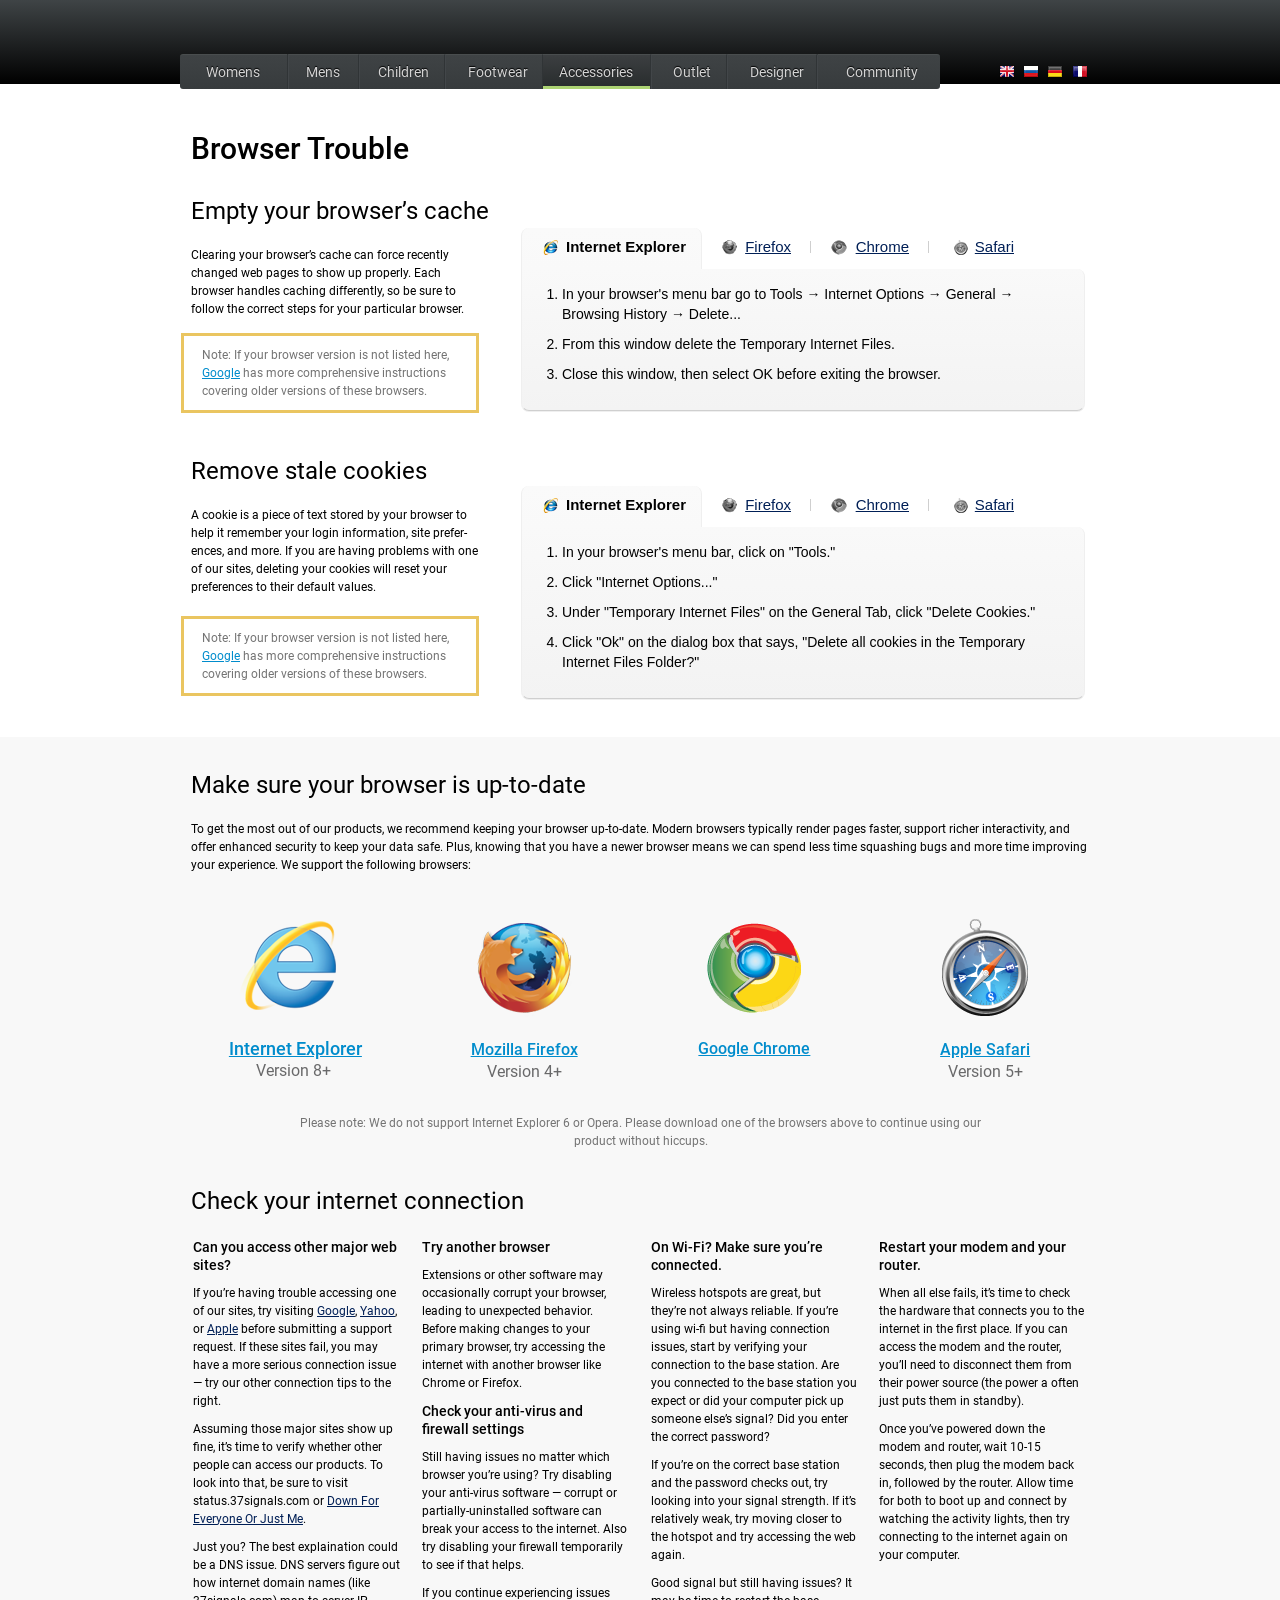
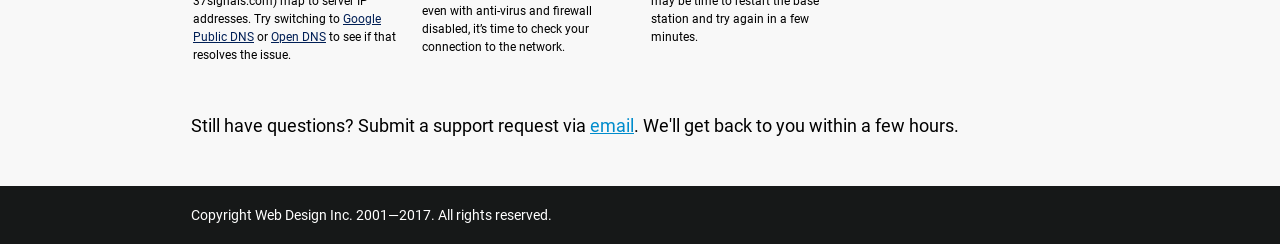
<file: sdv-task/index.html>
<!DOCTYPE html>
<html lang="en">
<head>
  <meta charset="UTF-8">
  <meta name="viewport" content="width=920">
  <title>SDV Task</title>
  <link href="css/style.min.css" rel="stylesheet">
  <script src="js/jquery-3.2.1.min.js"></script>
</head>
<body>

  <header class="page-header">
    <div class="page-header__wrapper">

      <nav class="main-nav">
        <ul class="main-nav__items">
          <li class="main-nav__item"><a class="main-nav__link" href="womens.html" target="_blank">Womens</a></li>
          <li class="main-nav__item"><a class="main-nav__link" href="mens.html" target="_blank">Mens</a></li>
          <li class="main-nav__item"><a class="main-nav__link" href="children.html" target="_blank">Children</a></li>
          <li class="main-nav__item"><a class="main-nav__link" href="footwear.html" target="_blank">Footwear</a></li>
          <li class="main-nav__item main-nav__item--active"><a class="main-nav__link main-nav__link--active">Accessories</a></li>
          <li class="main-nav__item"><a class="main-nav__link" href="outlet.html" target="_blank">Outlet</a></li>
          <li class="main-nav__item"><a class="main-nav__link" href="designer.html" target="_blank">Designer</a></li>
          <li class="main-nav__item"><a class="main-nav__link" href="community.html" target="_blank">Community</a></li>
        </ul>
      </nav>

      <nav class="language-nav">
        <ul class="language-nav__list">

          <li class="language-nav__item">
            <a class="language-nav__link">
              <img class="language-nav__img" src="img/uk-icon.png" alt="British flag icon" width="16" height="14">
            </a>
          </li>

          <li class="language-nav__item">
            <a class="language-nav__link" href="ru.accessories.html" rel="alternate" hreflang="ru">
              <img class="language-nav__img" src="img/ru-icon.png" alt="Russian flag icon" width="16" height="14">
            </a>
          </li>

          <li class="language-nav__item">
            <a class="language-nav__link" href="de.accessories.html" rel="alternate" hreflang="de">
              <img class="language-nav__img" src="img/de-icon.png" alt="German flag icon" width="16" height="14">
            </a>
          </li>

          <li class="language-nav__item">
            <a class="language-nav__link" href="fr.accessories.html" rel="alternate" hreflang="fr">
              <img class="language-nav__img" src="img/fr-icon.png" alt="French flag icon" width="16" height="14">
            </a>
          </li>
        </ul>
      </nav>
    </div>
  </header>

  <main class="hints">
    <h1 class="hints__header">Browser Trouble</h1>

    <section class="hints-top">
      <article class="hints-top__item hints-top__item--cache">
        <div class="hints-top__item-left">
          <h2 class="hints-top__item-header">Empty your browser’s cache</h2>
          <p class="hints-top__item-description">Clearing your browser’s cache can force recently changed web pages to show up properly. Each browser handles caching differently, so be sure to follow the correct steps for your particular browser.</p>
          <p class="hints-top__item-note">Note: If your browser version is not listed here, <a href="https://www.google.com" target="_blank">Google</a> has more comprehensive instructions covering older versions of these browsers.</p>
        </div>

        <div class="hints-top__item-right">

          <div class="hints-top__item-tab">
            <a href="#cache-ie" class="hints-top__item-tablink hints-top__item-tablink--cache-ie hints-top__item-tablink--cache hints-top__item-tablink--ie hints-top__item-tablink--active">Internet Explorer</a>
            <a href="#cache-ff" class="hints-top__item-tablink hints-top__item-tablink--cache-ff hints-top__item-tablink--cache hints-top__item-tablink--ff">Firefox</a>
            <a href="#cache-ch" class="hints-top__item-tablink hints-top__item-tablink--cache-ch hints-top__item-tablink--cache hints-top__item-tablink--ch">Chrome</a>
            <a href="#cache-sa" class="hints-top__item-tablink hints-top__item-tablink--cache-sa hints-top__item-tablink--cache hints-top__item-tablink--sa">Safari</a>
          </div>

          <div id="cache-ie" class="hints-top__item-tabcontent hints-top__item-tabcontent--cache hints-top__item-tabcontent--active">
            <ol class="hints-top__item-tabcontent-list">
              <li>In your browser's menu bar go to Tools → Internet Options → General → Browsing History → Delete...</li>
              <li>From this window delete the Temporary Internet Files.</li>
              <li>Close this window, then select OK before exiting the browser.</li>
            </ol>
          </div>

          <div id="cache-ff" class="hints-top__item-tabcontent hints-top__item-tabcontent--cache">
            <ol class="hints-top__item-tabcontent-list">
              <li>In your browser's menu bar, go to History → Clear Recent History.</li>
              <li>Under "Time Range to Clear" select "Everything."</li>
              <li>Expand the "Details" section and check "Cache."</li>
              <li>Click the "Clear Now".</li>
            </ol>
          </div>

          <div id="cache-ch" class="hints-top__item-tabcontent hints-top__item-tabcontent--cache">
            <ol class="hints-top__item-tabcontent-list">
              <li>Type chrome://history in the address bar and hit Enter.</li>
              <li>Click the a labeled "Clear browsing data..."</li>
              <li>Select the checkboxes for the types of information that you want to remove, especially 'Cached images and files'.</li>
              <li>Click "Clear browsing data."</li>
            </ol>
          </div>

          <div id="cache-sa" class="hints-top__item-tabcontent hints-top__item-tabcontent--cache">
            <ol class="hints-top__item-tabcontent-list">
              <li>In the Mac OS X menu bar, go to Safari → Clear History and Website Data.</li>
            </ol>
          </div>
        </div>
      </article>

      <article class="hints-top__item hints-top__item--cookies">
        <div class="hints-top__item-left">
          <h2 class="hints-top__item-header">Remove stale cookies</h2>
          <p class="hints-top__item-description">A cookie is a piece of text stored by your browser to help it remember your login information, site prefer- ences, and more. If you are having problems with one of our sites, deleting your cookies will reset your preferences to their default values.</p>
          <p class="hints-top__item-note">Note: If your browser version is not listed here, <a href="https://www.google.com" target="_blank">Google</a> has more comprehensive instructions covering older versions of these browsers.</p>
        </div>

        <div class="hints-top__item-right">
          <div class="hints-top__item-tab">
            <a href="#cookies-ie" class="hints-top__item-tablink hints-top__item-tablink--cookies-ie hints-top__item-tablink--cookies hints-top__item-tablink--active hints-top__item-tablink--ie">Internet Explorer</a>
            <a href="#cookies-ff" class="hints-top__item-tablink hints-top__item-tablink--cookies-ff hints-top__item-tablink--cookies hints-top__item-tablink--ff">Firefox</a>
            <a href="#cookies-ch" class="hints-top__item-tablink hints-top__item-tablink--cookies-ch hints-top__item-tablink--cookies hints-top__item-tablink--ch">Chrome</a>
            <a href="#cookies-sa" class="hints-top__item-tablink hints-top__item-tablink--cookies-sa hints-top__item-tablink--cookies hints-top__item-tablink--sa">Safari</a>
          </div>

          <div id="cookies-ie" class="hints-top__item-tabcontent hints-top__item-tabcontent--cookies hints-top__item-tabcontent--active">
            <ol class="hints-top__item-tabcontent-list">
              <li>In your browser's menu bar, click on "Tools."</li>
              <li>Click "Internet Options..."</li>
              <li>Under "Temporary Internet Files" on the General Tab, click "Delete Cookies."</li>
              <li>Click "Ok" on the dialog box that says, "Delete all cookies in the Temporary Internet Files Folder?"</li>
            </ol>
          </div>

          <div id="cookies-ff" class="hints-top__item-tabcontent hints-top__item-tabcontent--cookies">
            <ol class="hints-top__item-tabcontent-list">
              <li>In your browser's menu bar, click on "Tools." ("Preferences" on OSX)</li>
              <li>Click "Options..."</li>
              <li>Click on the "Privacy" tab.</li>
              <li>Click on "remove individual cookies"</li>
            </ol>
          </div>

          <div id="cookies-ch" class="hints-top__item-tabcontent hints-top__item-tabcontent--cookies">
            <ol class="hints-top__item-tabcontent-list">
              <li>Type chrome://settings/content into the address bar and hit Enter.</li>
              <li>Click "All cookies and other site data...".</li>
              <li>Click the X to the right of the cookies you want to remove.</li>
              <li>Click Done.</li>
            </ol>
          </div>

          <div id="cookies-sa" class="hints-top__item-tabcontent hints-top__item-tabcontent--cookies">
            <ol class="hints-top__item-tabcontent-list">
              <li>In the Mac OS X menu bar, select "Safari."</li>
              <li>Click "Preferences..."</li>
              <li>On the "Security" tab, click "Show Cookies."</li>
              <li>Click on "Show Cookies..."</li>
            </ol>
          </div>
        </div>
      </article>
    </section>

    <section class="hints-bottom">
      <div class="hints-bottom__wrapper">
        <article class="hints-browser">

          <h2 class="hints-browser__header">Make sure your browser is up-to-date</h2>

          <p class="hints-browser__description">To get the most out of our products, we recommend keeping your browser up-to-date. Modern browsers typically render pages faster, support richer interactivity, and offer enhanced security to keep your data safe. Plus, knowing that you have a newer browser means we can spend less time squashing bugs and more time improving your experience. We support the following browsers:</p>

          <div class="hints-browser__list">

            <div class="hints-browser__item hints-browser__item--ie">
              <img class="hints-browser__img" src="img/ie.png" alt="IE logo" width="97" height="89">
              <a class="hints-browser__link" href="https://www.microsoft.com" target="_blank">Internet Explorer</a>
              <span class="hints-browser__note">Version 8+</span>
            </div>

            <div class="hints-browser__item hints-browser__item--ff">
              <img class="hints-browser__img" src="img/ff.png" alt="Firefix logo" width="95" height="90">
              <a class="hints-browser__link" href="https://www.mozilla.org" target="_blank">Mozilla Firefox</a>
              <span class="hints-browser__note">Version 4+</span>
            </div>

            <div class="hints-browser__item hints-browser__item--chrome">
              <img class="hints-browser__img" src="img/ch.png" alt="Chrome logo" width="94" height="90">
              <a class="hints-browser__link" href="https://www.google.ru/chrome/browser/desktop/" target="_blank">Google Chrome</a>
            </div>

            <div class="hints-browser__item hints-browser__item--safari">
              <img class="hints-browser__img" src="img/sa.png" alt="Safari logo" width="86" height="97">
              <a class="hints-browser__link" href="https://www.apple.com/ru/safari/" target="_blank">Apple Safari</a>
              <span class="hints-browser__note">Version 5+</span>
            </div>
          </div>

          <p class="hints-browser__warning">Please note: We do not support Internet Explorer 6 or Opera. Please download one of the browsers above to continue using our product without hiccups.</p>
        </article>

        <article class="hints-internet">

          <h2 class="hints-internet__header">Check your internet connection</h2>

          <table class="hints-internet__table">
            <tr class="hints-internet__row">
              <td class="hints-internet__column">
                <strong class="hints-internet__subheader">Can you access other major web sites?</strong>
                <p class="hints-internet__paragraph">If you’re having trouble accessing one of our sites, try visiting <a href="https://www.google.com" target="_blank">Google</a>, <a href="https://www.yahoo.com/" target="_blank">Yahoo</a>, or <a href="https://www.apple.com" target="_blank">Apple</a> before submitting a support request. If these sites fail, you may have a more serious connection issue — try our other connection tips to the right.</p>
                <p class="hints-internet__paragraph">Assuming those major sites show up fine, it’s time to verify whether other people can access our products. To look into that, be sure to visit status.37signals.com or <a href="http://www.downforeveryoneorjustme.com/" target="_blank">Down For Everyone Or Just Me</a>.</p>
                <p class="hints-internet__paragraph">Just you? The best explaination could be a DNS issue. DNS servers figure out how internet domain names (like 37signals.com) map to server IP addresses. Try switching to <a href="https://developers.google.com/speed/public-dns/" target="_blank">Google Public DNS</a> or <a href="https://www.opendns.com/" target="_blank">Open DNS</a> to see if that resolves the issue.</p>
              </td>

              <td class="hints-internet__column">
                <strong class="hints-internet__subheader">Try another browser</strong>
                <p class="hints-internet__paragraph hints-internet__paragraph--inner">Extensions or other software may occasionally corrupt your browser, leading to unexpected behavior. Before making changes to your primary browser, try accessing the internet with another browser like Chrome or Firefox.</p>

                <strong class="hints-internet__subheader">Check your anti-virus and firewall settings</strong>
                <p class="hints-internet__paragraph">Still having issues no matter which browser you’re using? Try disabling your anti-virus software — corrupt or partially-uninstalled software can break your access to the internet. Also try disabling your firewall temporarily to see if that helps.</p>
                <p class="hints-internet__paragraph">If you continue experiencing issues even with anti-virus and firewall disabled, it’s time to check your connection to the network.</p>
              </td>

              <td class="hints-internet__column">
                <strong class="hints-internet__subheader">On Wi-Fi? Make sure you’re connected.</strong>
                <p class="hints-internet__paragraph">Wireless hotspots are great, but they’re not always reliable. If you’re using wi-fi but having connection issues, start by verifying your connection to the base station. Are you connected to the base station you expect or did your computer pick up someone else’s signal? Did you enter the correct password?</p>
                <p class="hints-internet__paragraph">If you’re on the correct base station and the password checks out, try looking into your signal strength. If it’s relatively weak, try moving closer to the hotspot and try accessing the web again.</p>
                <p class="hints-internet__paragraph">Good signal but still having issues? It may be time to restart the base station and try again in a few minutes.</p>
              </td>

              <td class="hints-internet__column">
                <strong class="hints-internet__subheader">Restart your modem and your router.</strong>
                <p class="hints-internet__paragraph">When all else fails, it’s time to check the hardware that connects you to the internet in the first place. If you can access the modem and the router, you’ll need to disconnect them from their power source (the power a often just puts them in standby).</p>
                <p class="hints-internet__paragraph">Once you’ve powered down the modem and router, wait 10-15 seconds, then plug the modem back in, followed by the router. Allow time for both to boot up and connect by watching the activity lights, then try connecting to the internet again on your computer.</p>
              </td>
            </tr>
          </table>

          <p class="hints-internet__note">Still have questions? Submit a support request via <a href="mailto:mail@example.com">email</a>. We'll get back to you within a few hours.</p>

        </article>
      </div>
    </section>
  </main>

  <footer class="page-footer">
    <div class="page-footer__wrapper">
      <p class="page-footer__copyright">Copyright Web Design Inc. 2001—2017. All rights reserved.</p>
    </div>
  </footer>
  <script type="text/javascript" src="js/script.min.js"></script>
</body>
</html>
</file>
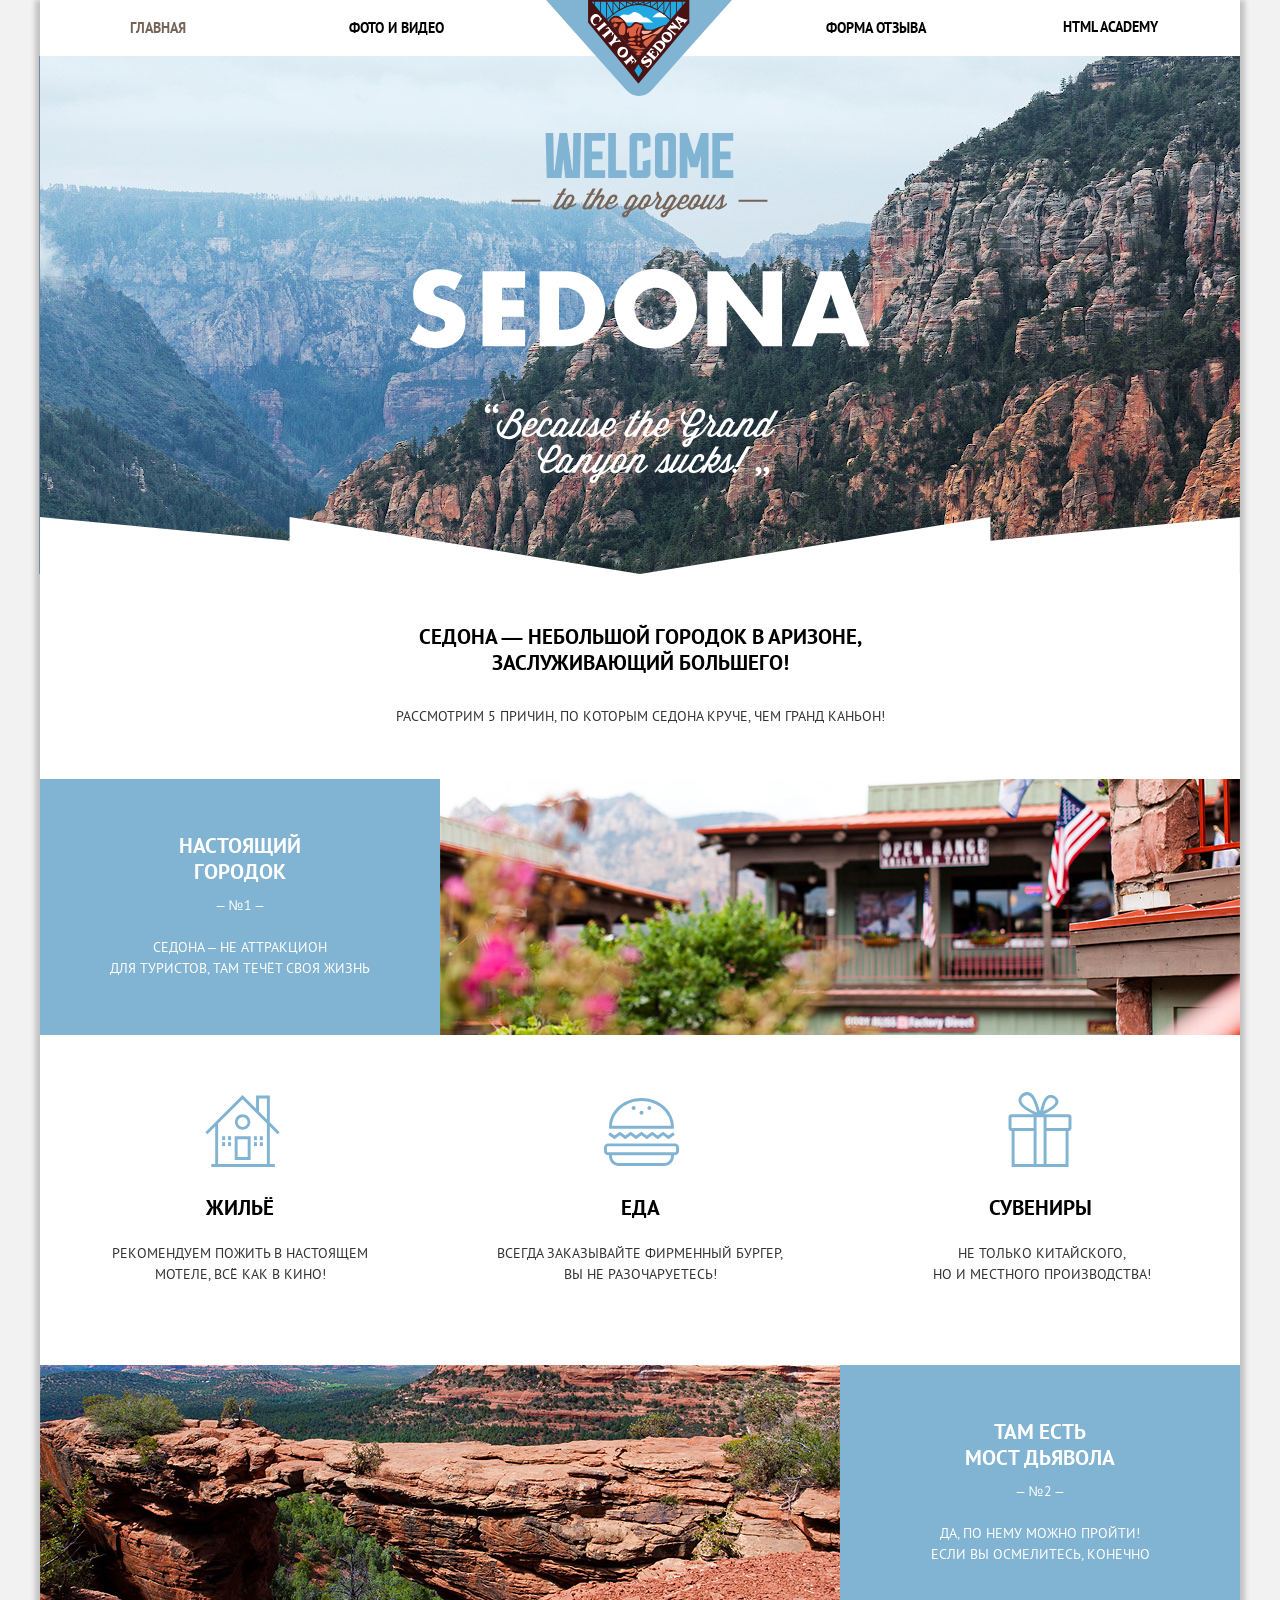
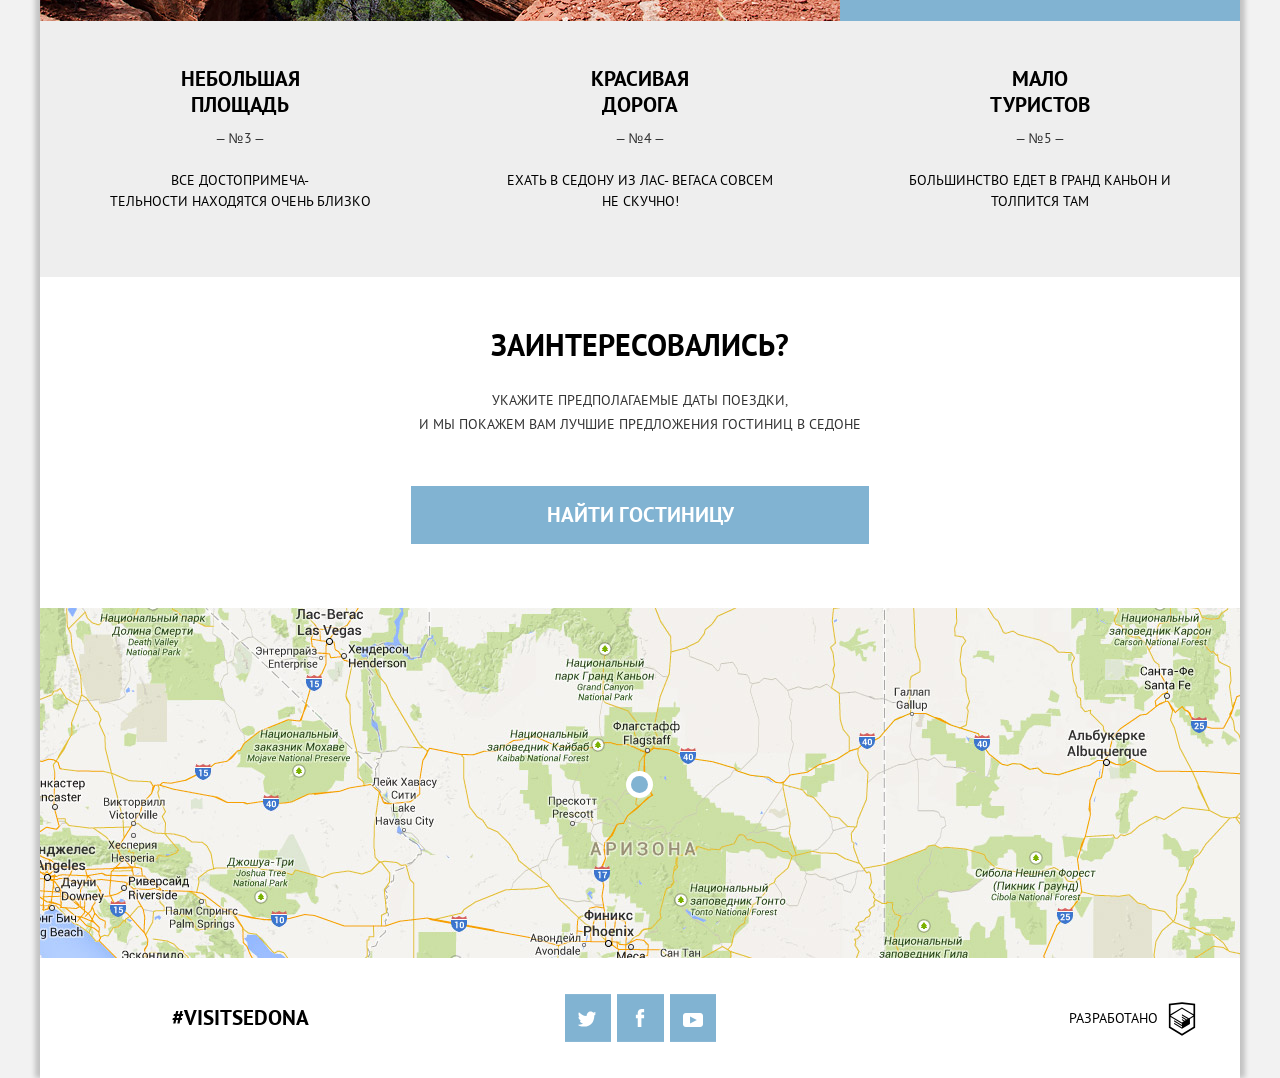
<file: sedona/index.html>
<!DOCTYPE html>
<html lang="ru">
  <head>
    <meta charset="utf-8">
    <meta name="viewport" content="width=device-width, initial-scale=1">
    <title>HTML Academy: Седона</title>
    <link href="css/style.min.css" rel="stylesheet">
  </head>
  <body>
    <svg style="display:none">

      <symbol viewBox="0 0 60 60" id="htmlacademy">
        <path d="M30.2 5h-.2l-19.7 2.1v36.2l19.7 11.7 19.7-11.7v-36.2l-19.5-2.1zm17 36.8l-17.2 10.2-17.2-10.2v-14.8l17.1 10.2v1.8l-11.7-7v1.8l11.8 7.1v1.9l-11.8-7v1.8l11.8 7 11.9-7.1v-7.6l5.3-3.2v15.1zm-.1-17l-4.7 2.8-2.2 1.3-10.3-6.1v1.8l8.8 5.3h-.1l-.2.1-1.3.7-7.3-4.3v1.8l5.8 3.4-1.4.9-4.3-2.6v1.8l2.9 1.7-2.9 1.7-17-10.1 17-10.2 17.2 10zm.1-1.8l-17.3-10.2-17.1 10.2v-13.6l17.2-1.8 17.2 1.8v13.6z"/>
      </symbol>
      <!--Social media icons-->
      <symbol viewBox="0 0 17.5 14.663" id="icon-twitter">
        <g id="W6EeEF_1_">
          <g>
            <path fill-rule="evenodd" clip-rule="evenodd" d="M11.283,0.153c1.736-0.484,3.074,0.264,3.685,1.15 c0.694-0.225,1.372-0.47,2.072-0.69c-0.004,0.841-0.538,1.478-0.883,1.728C16.861,2.506,17.5,1.86,17.5,1.86 c-0.175,0.977-1.035,1.746-1.611,1.977C15.65,10.429,12.617,14.793,5.507,14.66c-0.538,0,0.077,0-0.46,0 c-0.422,0-4.29-0.45-5.047-1.843c2.341,0.192,4.011-0.412,4.835-1.15c-0.989-0.293-2.761-0.464-3.07-2.881 c0.362,0.105,0.583,0.223,1.228,0.117C1.757,8.067,0.385,7.366,0.461,5.218c0.294,0.319,1.1,0.523,1.381,0.461 c-0.725-0.235-2.03-3.281-0.921-4.836C2.794,2.655,4.769,4.364,8.29,4.528C8.506,2.288,9.461,0.788,11.283,0.153z"/>
          </g>
        </g>
      </symbol>
      <symbol viewBox="0 0 8.672 18.944" id="icon-facebook">
        <path d="M6.275,3.356c0.799,0,1.599,0,2.398,0c0-1.119,0-2.237,0-3.356c-0.959,0-1.92,0-2.878,0C2.656,0.181,1.54,2.387,1.948,6.114 H0v3.518h1.959c0,3.104,0,6.208,0,9.312c1.279,0,2.559,0,3.837,0c0-3.104,0-6.208,0-9.312h2.857V6.114H5.787 C5.765,5.069,5.75,3.709,6.275,3.356z"/>
      </symbol>
      <symbol viewBox="0 0 19.979 14.015" id="icon-youtube">
        <path d="M17.145,0H2.835C1.275,0,0,1.275,0,2.835v8.345c0,1.56,1.275,2.835,2.835,2.835h14.31c1.56,0,2.835-1.275,2.835-2.835V2.835 C19.979,1.275,18.704,0,17.145,0z M7.036,10.392V3.623l6.769,3.384L7.036,10.392z"/>
      </symbol>
      <!--Feature icons-->
      <symbol viewBox="0 0 74.695 72.346" id="icon-house">
        <g>
          <path d="M29.503,65.345h16V41.407h-16V65.345z M42.566,62.407H32.441V44.345h10.125V62.407z"/>
          <path d="M72.62,39.44l2.075-2.078l-9.907-9.913V0.47H50.974v13.161L37.349,0L0,37.363l2.077,2.078l7.832-7.832v37.799H5.971v2.938 h63.875v-2.938h-5.059v-37.8L72.62,39.44z M53.913,3.408h7.938v21.104l-7.938-7.94V3.408z M61.85,69.407H12.846V28.671 L37.348,4.169L61.85,28.671V69.407z"/>
          <path d="M29.753,27.21c0,4.28,3.47,7.75,7.75,7.75s7.75-3.47,7.75-7.75c0-4.279-3.47-7.75-7.75-7.75S29.753,22.93,29.753,27.21z M37.503,22.241c2.745,0,4.97,2.225,4.97,4.97s-2.225,4.971-4.97,4.971s-4.97-2.226-4.97-4.971S34.759,22.241,37.503,22.241z"/>
          <rect x="16.909" y="41.407" width="3" height="3.938"/>
          <rect x="22.846" y="41.407" width="3" height="3.938"/>
          <rect x="16.909" y="47.407" width="3" height="3.938"/>
          <rect x="22.846" y="47.407" width="3" height="3.938"/>
          <rect x="48.846" y="41.407" width="3" height="3.938"/>
          <rect x="54.784" y="41.407" width="3" height="3.938"/>
          <rect x="48.846" y="47.407" width="3" height="3.938"/>
          <rect x="54.784" y="47.407" width="3" height="3.938"/>
        </g>
      </symbol>
      <symbol viewBox="0 0 63 75.084" id="icon-gift">
        <path d="M60.165,22.23h-0.103H35.758c13.604-6.815,14.688-11.115,14.188-13.52c-1.145-3.916-5.604-6.938-9.848-5.341 c-5.484,2.063-7.029,10.262-8.514,16.19C29.69,13.561,27.858,5.91,23.573,2.034c-1.242-1.125-3.049-2.237-5.676-2.003 c-3.965,0.352-9.652,5.317-7.344,10.849c2.217,5.313,9.539,8.67,14.354,11.35H2.834C1.275,22.23,0,23.506,0,25.065V36.25 c0,1.559,1.275,2.834,2.835,2.834h0.27v35.999h56.958V39.084h0.104c1.561,0,2.835-1.275,2.835-2.834V25.065 C63,23.506,61.725,22.23,60.165,22.23z M41.766,5.873c2.07-0.306,4.907,1.283,5.176,3.171c0.386,2.723-3.349,5.192-5.008,6.343 c-2.484,1.723-4.853,2.611-7.178,4.006C35.628,15.748,37.268,6.539,41.766,5.873z M19.232,15.721 c-2.19-1.467-6.444-4.378-6.342-7.678c0.11-3.552,5.655-6.491,8.68-3.839c3.797,3.331,5.625,10.972,7.01,16.357 C25.381,19.042,22.35,17.808,19.232,15.721z M25.114,72.147H6.042V39.084h19.072V72.147z M25.114,36.084H3V25.23h22.114V36.084z  M35.115,72.146h-7.063V25.23h7.063V72.146z M57.125,72.147H38.053V39.084h19.072V72.147z M60,36.084H38.053V25.23H60V36.084z"/>
      </symbol>
      <symbol viewBox="0 0 76.166 68.959" id="icon-burger">
        <g>
          <path d="M71.914,46.042H4.252C1.914,46.042,0,47.955,0,50.294v3.454C0,56.086,1.914,58,4.252,58h0.956v1.037 c0,5.457,4.464,9.922,9.921,9.922h45.908c5.456,0,9.921-4.465,9.921-9.922V58h0.956c2.339,0,4.252-1.914,4.252-4.252v-3.454 C76.166,47.955,74.253,46.042,71.914,46.042z M67.958,59.037c0,3.815-3.104,6.922-6.921,6.922H15.129 c-3.816,0-6.921-3.104-6.921-6.922V58h59.75V59.037z M73.166,53.748c0,0.679-0.573,1.252-1.252,1.252H4.252 C3.573,55,3,54.427,3,53.748v-3.454c0-0.679,0.573-1.252,1.252-1.252h67.662c0.679,0,1.252,0.573,1.252,1.252V53.748z"/>
          <polygon points="16.162,37.856 21.635,41.856 27.112,37.856 32.591,41.856 38.069,37.856 43.548,41.856 49.026,37.856 54.505,41.856 59.985,37.856 65.474,41.856 71.842,37.212 70.074,34.788 65.474,38.144 59.985,34.144 54.505,38.144 49.026,34.143 43.548,38.144 38.069,34.143 32.591,38.144 27.112,34.143 21.636,38.144 16.163,34.142 10.686,38.144 6.093,34.789 4.323,37.211 10.686,41.856 	"/>
          <path d="M70.888,31.094c0.041-0.61,0.055-2.616,0.037-3C70.242,12.476,55.804,0,38.083,0C20.363,0,5.924,12.476,5.241,28.094 c-0.017,0.384-0.004,2.389,0.039,3H70.888z M38.083,3c16.031,0,29.15,11.154,29.842,25.094H8.241C8.933,14.154,22.051,3,38.083,3z"/>
          <circle cx="38.083" cy="15.042" r="2"/>
          <circle cx="30.083" cy="10.083" r="2"/>
          <circle cx="46.083" cy="10.083" r="2"/>
        </g>
      </symbol>
    </svg>

    <div class="page-wrapper">

      <header class="page-header page-header--closed page-header--nojs">
        <div class="page-header__wrapper">

          <nav class="main-nav main-nav--closed main-nav--nojs">

              <ul class="main-nav__items">

                <li class="main-nav__item main-nav__item--active">
                  <a class="main-nav__link main-nav__link--active">Главная</a>
                </li>

                <li class="main-nav__item">
                  <a class="main-nav__link" href="photo.html">Фото и видео</a>
                </li>

                <li class="main-nav__item">
                  <a class="main-nav__link" href="form.html">Форма отзыва</a>
                </li>

                <li class="main-nav__item">
                  <a class="main-nav__link" href="https://htmlacademy.ru/">HTML academy</a>
                </li>
              </ul>


            <div class="page-header__logo">
              <picture>
                <source media="(min-width: 1280px)" srcset="img/logo-sedona-desktop.svg" >
                <source media="(min-width: 768px)" srcset="img/logo-sedona-tablet.svg">
                <img src="img/logo-sedona-mobile.svg" alt="Sedona Logo" width="102" height="83">
              </picture>
            </div>

            <button class="main-nav__toggle" type="button">Показать меню</button>
          </nav>
        </div>
      </header>

      <main class="main-content">
        <div class="main-content__wrapper">
          <div class="main-image">
              <img class="main-image__caption" src="img/text-sedona-index.svg" alt="Sedona Caption" width="280" height="214">
          </div>

          <section class="page-title">
            <h1 class="page-title__heading">Седона — небольшой городок в Аризоне, заслуживающий большего!</h1>
            <p class="page-title__caption">Рассмотрим 5 причин, по которым Седона круче, чем Гранд Каньон!</p>
          </section>

          <section class="features">

            <div class="feature-item">

              <div class="feature-description feature-description--first">
                <h2 class="feature-description__title">Настоящий городок</h2>
                <span class="feature-description__number">–&nbsp;№1&nbsp;–</span>
                <p class="feature-description__caption">Седона – не аттракцион для&nbsp;туристов, там течёт&nbsp;своя&nbsp;жизнь</p>
              </div>

              <picture>
                <source
                  media="(min-width: 1280px)"
                  srcset="img/photo-city@2x.jpg 2x,
                          img/photo-city@1x.jpg 1x">
                <source
                  media="(min-width: 768px)"
                  srcset="img/photo-city-tablet@2x.jpg 2x,
                          img/photo-city-tablet@1x.jpg 1x">
                <img class="feature-image" src="img/photo-city-mobile@1x.jpg" srcset="img/photo-city-mobile@2x.jpg 2x" alt="Sedona Town pic" width="320" height="260">
              </picture>

            </div>

              <div class="feature-benefits">
                <div class="feature-benefit">
                  <strong class="feature-benefit__heading">Жильё</strong>
                  <p class="feature-benefit__caption">Рекомендуем пожить в настоящем мотеле, всё как в кино!</p>
                  <svg class="feature-benefit__icon feature-benefit__icon--house" width="40" height="37">
                    <use xmlns:xlink="http://www.w3.org/1999/xlink" xlink:href="#icon-house"></use>
                  </svg>
                </div>
                <div class="feature-benefit">
                  <strong class="feature-benefit__heading">Сувениры</strong>
                  <p class="feature-benefit__caption feature-benefit__caption--rest">Не только китайского, но и местного производства!</p>
                  <p class="feature-benefit__caption feature-benefit__caption--desktop">Не только китайского,<br> но и местного производства!</p>
                  <svg class="feature-benefit__icon feature-benefit__icon--gift" width="32" height="38">
                    <use xmlns:xlink="http://www.w3.org/1999/xlink" xlink:href="#icon-gift"></use>
                  </svg>
                </div>
                <div class="feature-benefit">
                  <strong class="feature-benefit__heading">Еда</strong>
                  <p class="feature-benefit__caption">Всегда заказывайте фирменный бургер, вы не разочаруетесь!</p>
                  <svg class="feature-benefit__icon feature-benefit__icon--burger" width="41" height="35">
                    <use xmlns:xlink="http://www.w3.org/1999/xlink" xlink:href="#icon-burger"></use>
                  </svg>
                </div>
              </div>


            <div class="feature-item feature-item--reverse">
              <div class="feature-description feature-description--second">

                <h2 class="feature-description__title">Там есть Мост&nbsp;дьявола</h2>
                <span class="feature-description__number">–&nbsp;№2&nbsp;–</span>
                <p class="feature-description__caption">Да, по нему можно пройти! Если вы осмелитесь, конечно</p>
              </div>

              <picture>
                <source
                  media="(min-width: 1280px)"
                  srcset="img/photo-bridge@2x.jpg 2x,
                          img/photo-bridge@1x.jpg 1x">
                <source
                  media="(min-width: 768px)"
                  srcset="img/photo-bridge-tablet@2x.jpg 2x,
                          img/photo-bridge-tablet@1x.jpg 1x">
                <img class="feature-image feature-image--reverse" src="img/photo-bridge-mobile@1x.jpg" srcset="img/photo-bridge-mobile@2x.jpg 2x" alt="Sedona Town pic" width="320" height="260">
              </picture>

            </div>

            <div class="feature-item feature-item--rest">
              <div class="feature-description feature-description--rest">
                <h2 class="feature-description__title feature-description__title--rest">Небольшая площадь</h2>
                <span class="feature-description__number feature-description__number--rest">–&nbsp;№3&nbsp;–</span>
                <p class="feature-description__caption feature-description__caption--rest">Все
                  <span class="feature-description__caption feature-description__caption--mobile-word">достопримечательности</span>
                  <span class="feature-description__caption feature-description__caption--rest-word">достопримеча-тельности</span>
                  <span class="feature-description__caption feature-description__caption--desktop-word">достопримеча-<br>тельности</span> находятся очень близко</p>
              </div>

              <div class="feature-description feature-description--rest">
                <h2 class="feature-description__title feature-description__title--rest">Красивая дорога</h2>
                <span class="feature-description__number feature-description__number--rest">–&nbsp;№4&nbsp;–</span>
                <p class="feature-description__caption feature-description__caption--rest">Ехать в Седону из Лас-&nbsp;Вегаса совсем не&nbsp;скучно!</p>
              </div>

              <div class="feature-description feature-description--rest">
                <h2 class="feature-description__title feature-description__title--rest">Мало туристов</h2>
                <span class="feature-description__number feature-description__number--rest">–&nbsp;№5&nbsp;–</span>
                <p class="feature-description__caption feature-description__caption--rest">Большинство едет в Гранд Каньон и толпится там</p>
              </div>
            </div>
          </section>

          <section class="hotel-search">
            <strong class="hotel-search__heading">Заинтересовались?</strong>
            <p class="hotel-search__caption">Укажите предполагаемые даты поездки, и&nbsp;мы&nbsp;покажем&nbsp;вам&nbsp;лучшие предложения гостиниц в Седоне</p>
            <a class="btn hotel-search__btn" href="#">Найти гостиницу</a>
          </section>

          <section class="map">
            <iframe src="https://www.google.com/maps/embed?pb=!1m18!1m12!1m3!1d1191159.8220808299!2d-112.56482813978059!3d34.44846023955313!2m3!1f0!2f0!3f0!3m2!1i1024!2i768!4f13.1!3m3!1m2!1s0x872da132f942b00d%3A0x5548c523fa6c8efd!2z0KHQtdC00L7QvdCwLCDQkNGA0LjQt9C-0L3QsCA4NjMzNiwg0KHQqNCQ!5e0!3m2!1sru!2sru!4v1490796857987" width="320" height="350" style="border:0" allowfullscreen></iframe>
          </section>
        </div>
      </main>

      <footer class="page-footer">
        <div class="page-footer__wrapper page-footer__wrapper--index">

          <span class="page-footer__hashtag">#visitsedona</span>

          <div class="page-footer__social">
            <a class="social-btn social-btn--tw" href="#">Твиттер
              <svg class="social-btn__icon social-btn__icon--tw" width="18" height="20">
                <use xmlns:xlink="http://www.w3.org/1999/xlink" xlink:href="#icon-twitter"></use>
              </svg>
            </a>

            <a class="social-btn social-btn--fb" href="#">Фейсбук
              <svg class="social-btn__icon social-btn__icon--fb" width="18" height="18">
                <use xmlns:xlink="http://www.w3.org/1999/xlink" xlink:href="#icon-facebook"></use>
              </svg>
            </a>

            <a class="social-btn social-btn--yt" href="#">Youtube
              <svg class="social-btn__icon social-btn__icon--yt" width="20" height="22">
                <use xmlns:xlink="http://www.w3.org/1999/xlink" xlink:href="#icon-youtube"></use>
              </svg>
            </a>
          </div>

          <div class="page-footer__copyright">
            <a class="page-footer__copyright-link" href="https://htmlacademy.ru/">Разработано</a>
            <svg class="page-footer__copyright-logo" width="27" height="34">
              <use xmlns:xlink="http://www.w3.org/1999/xlink" xlink:href="#htmlacademy"></use>
            </svg>
          </div>

        </div>
      </footer>
    </div>
    <script type="text/javascript" src="js/picturefill.min.js"></script>
    <script type="text/javascript" src="js/script.js"></script>
  </body>
</html>
</file>
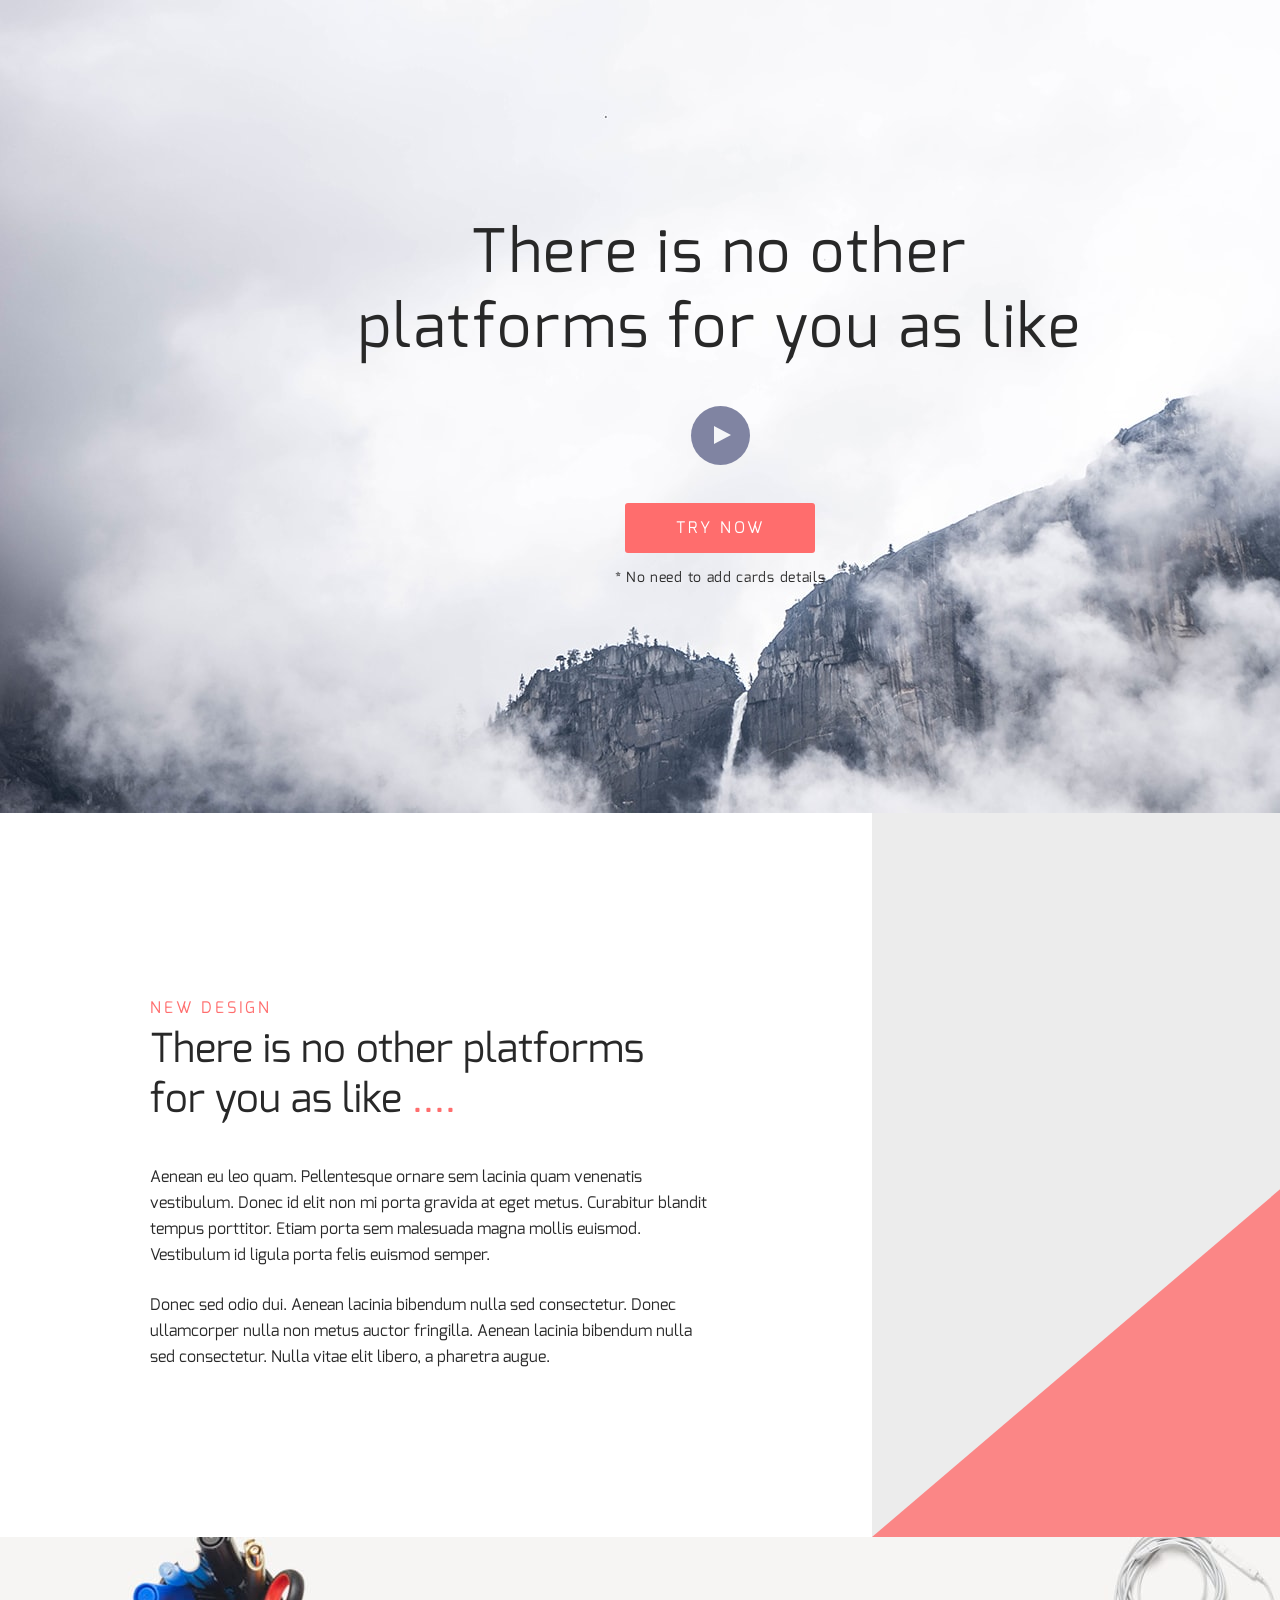
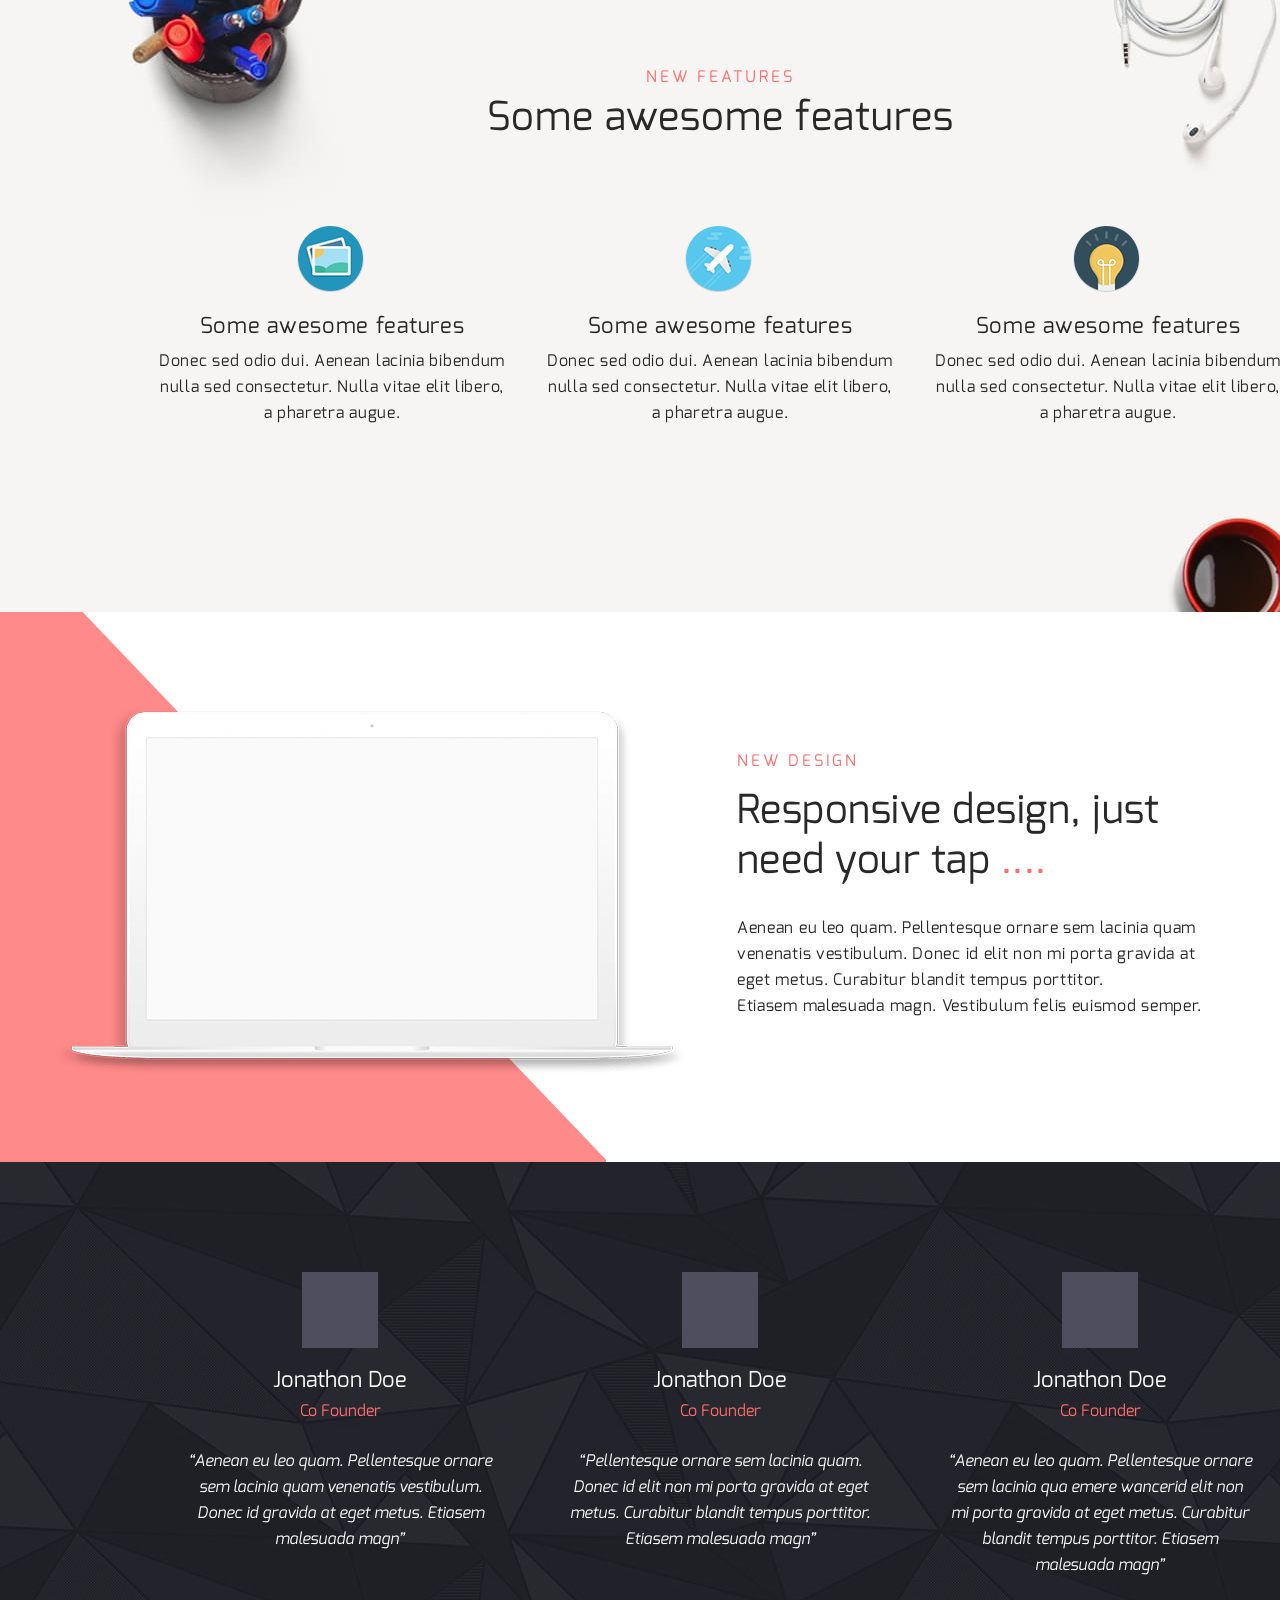
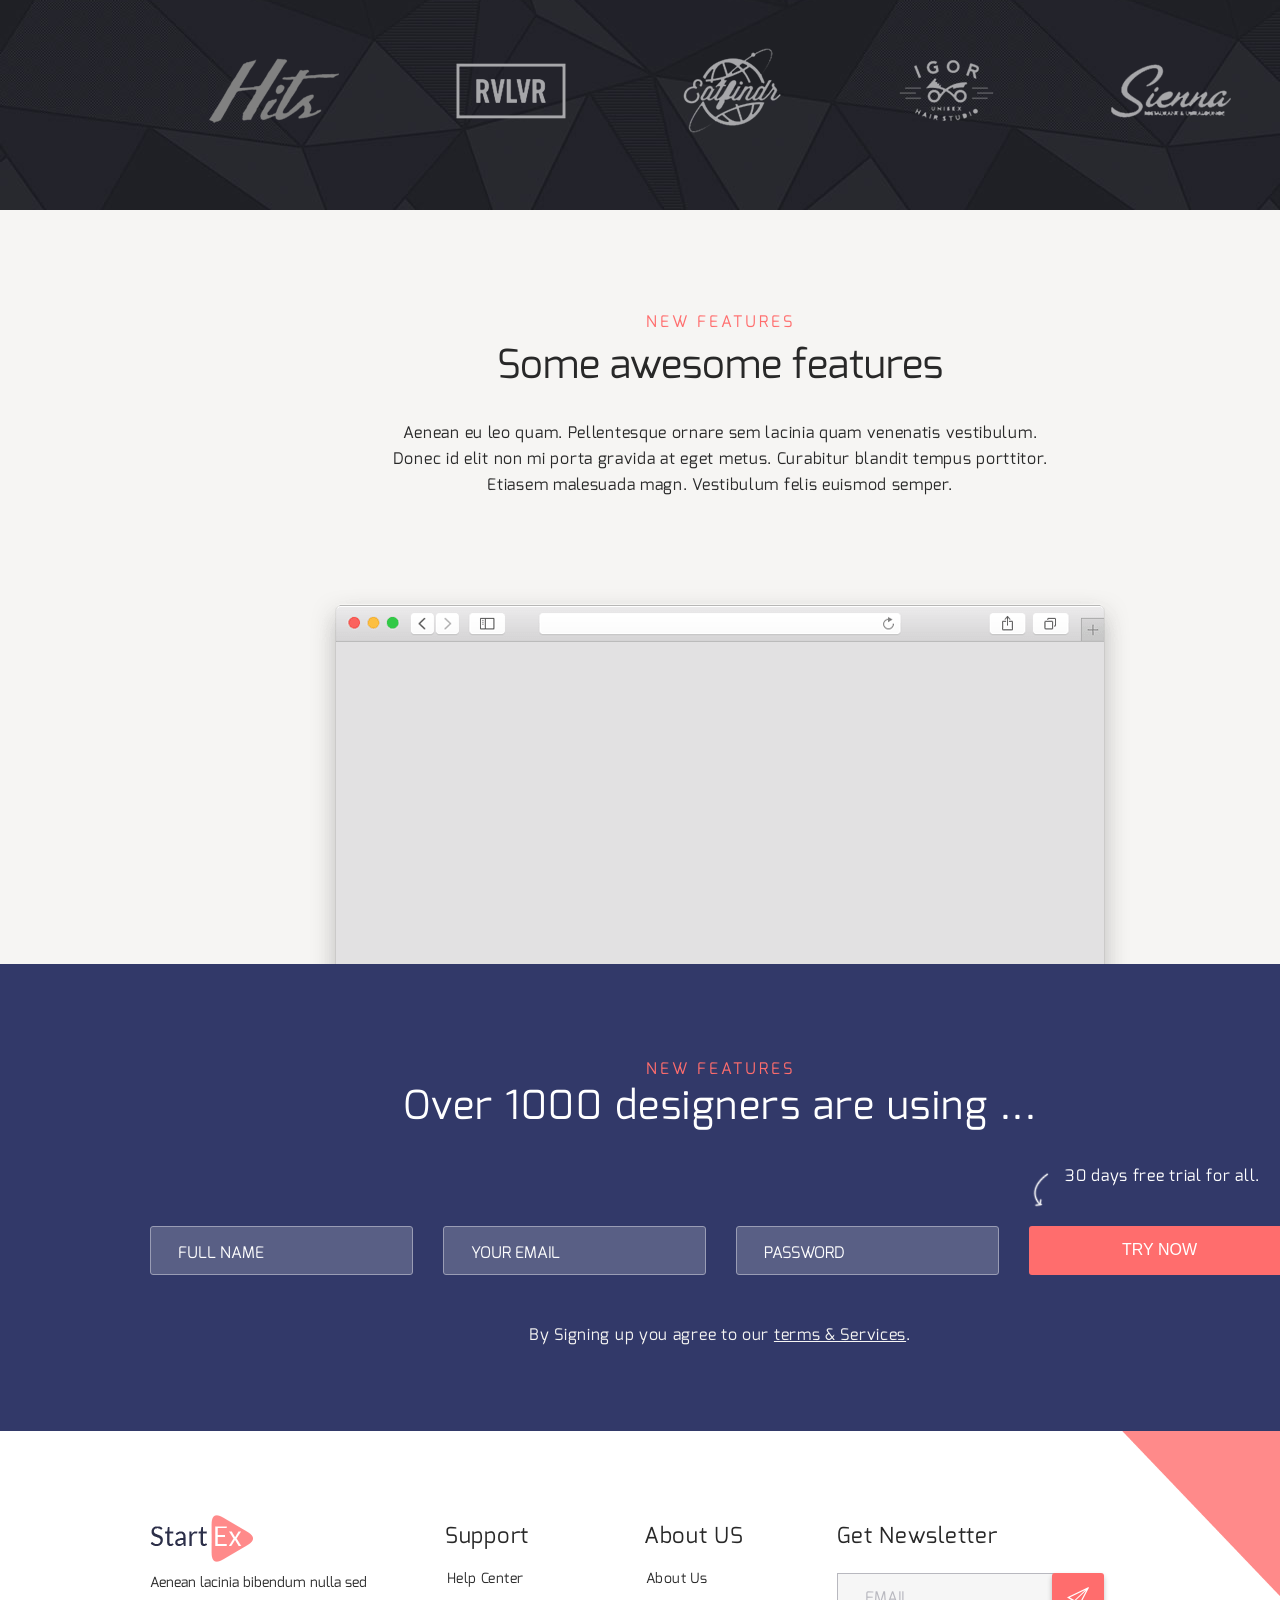
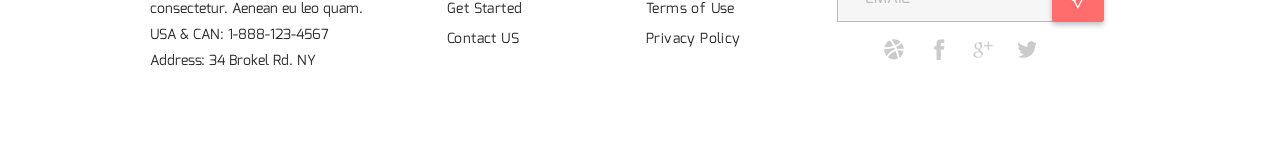
<file: startex/index.html>
<!DOCTYPE html>
<html lang="en">
<head>
  <meta charset="UTF-8">
  <meta name="viewport" content="width=1170">
  <meta http-equiv="X-UA-Compatible" content="ie=edge">
  <title>Start Ex</title>
  <link rel="stylesheet" href="css/style.min.css">
</head>
<body>
  <main class="page-content">
    <section class="welcome">
      <div class="welcome__wrapper">
        <h1 class="welcome__title">There is no other platforms&nbsp;for you as like</h1>
        <a class="welcome__btn btn" href="#">Try now</a>
        <span class="welcome__caption">* No need to add cards details</span>
      </div>
    </section>

    <section class="description">
      <div class="description__wrapper">
        <div class="description__block">
          <h3 class="description__subheader subheader">New design</h3>
          <h2 class="description__header header">There is no other platforms for&nbsp;you as like <span class="description__header-dots header-dots">....</span></h2>

          <p class="description__text text">Aenean eu leo quam. Pellentesque ornare sem lacinia quam venenatis vestibulum. Donec id elit non mi porta gravida at eget metus. Curabitur blandit tempus porttitor. Etiam porta sem malesuada magna mollis euismod. Vestibulum id ligula porta felis euismod semper.</p>

          <p class="description__text text">Donec sed odio dui. Aenean lacinia bibendum nulla sed consectetur. Donec ullamcorper nulla non metus auctor fringilla. Aenean lacinia bibendum nulla sed consectetur. Nulla vitae elit libero, a pharetra augue.</p>
        </div>
        <div class="description__bg"></div>
      </div>
    </section>

    <section class="features">
      <div class="features__wrapper">
        <h3 class="features__subheader subheader">New features</h3>
        <h2 class="features__header header">Some awesome features</h2>

        <div class="features__items">

          <div class="features__item">
            <h4 class="features__item-header">Some awesome features</h4>
            <p class="features__item-text">Donec sed odio dui. Aenean lacinia bibendum nulla&nbsp;sed consectetur. Nulla vitae elit libero, a&nbsp;pharetra augue.</p>
          </div>

          <div class="features__item">
            <h4 class="features__item-header">Some awesome features</h4>
            <p class="features__item-text">Donec sed odio dui. Aenean lacinia bibendum nulla&nbsp;sed consectetur. Nulla vitae elit libero, a&nbsp;pharetra augue.</p>
          </div>

          <div class="features__item">
            <h4 class="features__item-header">Some awesome features</h4>
            <p class="features__item-text">Donec sed odio dui. Aenean lacinia bibendum nulla&nbsp;sed consectetur. Nulla vitae elit libero, a&nbsp;pharetra augue.</p>
          </div>
        </div>
      </div>
    </section>

    <section class="ads">
      <div class="ads__wrapper">

        <div class="ads__left">
          <img class="ads__img" src="img/macbook.png" alt="Laptop mockup" width="630" height="367">
        </div>

        <div class="ads__right">
          <h3 class="ads__subheader subheader">New design</h3>
          <h2 class="ads__header header">Responsive design, just need your tap <span class="ads__header-dots header-dots">....</span></h2>
          <p class="ads__text text">Aenean eu leo quam. Pellentesque ornare sem lacinia quam venenatis&nbsp;vestibulum. Donec id elit non mi porta gravida at eget metus. Curabitur blandit tempus porttitor. Etiasem&nbsp;malesuada magn.&nbsp;Vestibulum felis euismod semper.</p>
        </div>
      </div>
    </section>

    <section class="staff">
      <div class="staff__wrapper">

        <div class="staff__person">

          <article class="staff__item">
            <div class="staff__item-img"></div>
            <span class="staff__name">Jonathon Doe</span>
            <span class="staff__position">Co Founder</span>
            <blockquote class="staff__quote">“Aenean eu leo quam. Pellentesque ornare sem&nbsp;lacinia quam venenatis vestibulum. Donec&nbsp;id&nbsp;gravida at eget metus. Etiasem malesuada magn”</blockquote>
          </article>

          <article class="staff__item">
            <div class="staff__item-img"></div>
            <span class="staff__name">Jonathon Doe</span>
            <span class="staff__position">Co Founder</span>
            <blockquote class="staff__quote">“Pellentesque ornare sem lacinia quam. Donec&nbsp;id&nbsp;elit non mi porta gravida at eget metus.&nbsp;Curabitur blandit tempus porttitor. Etiasem malesuada magn”</blockquote>
          </article>

          <article class="staff__item">
            <div class="staff__item-img"></div>
            <span class="staff__name">Jonathon Doe</span>
            <span class="staff__position">Co Founder</span>
            <blockquote class="staff__quote">“Aenean eu leo quam. Pellentesque ornare sem&nbsp;lacinia qua emere wancerid elit non mi&nbsp;porta&nbsp;gravida at eget metus. Curabitur blandit&nbsp;tempus porttitor. Etiasem malesuada&nbsp;magn”</blockquote>
          </article>
        </div>

        <div class="staff__company">
          <a class="staff__company-link staff__company-link--hits" href="#"></a>
          <a class="staff__company-link staff__company-link--rvlvr" href="#"></a>
          <a class="staff__company-link staff__company-link--eatfindr" href="#"></a>
          <a class="staff__company-link staff__company-link--igor" href="#"></a>
          <a class="staff__company-link staff__company-link--sienna" href="#"></a>
        </div>

      </div>
    </section>

    <section class="display">
      <div class="display__wrapper">
        <h3 class="display__subheader subheader">New features</h3>
        <h2 class="display__header header">Some awesome features</h2>
        <p class="display__text text">Aenean eu leo quam. Pellentesque ornare sem lacinia quam venenatis vestibulum. Donec&nbsp;id&nbsp;elit non mi porta gravida at eget metus. Curabitur blandit tempus porttitor. Etiasem&nbsp;malesuada magn. Vestibulum felis euismod semper.</p>
        <img class="display__image" src="img/browser.png" alt="Browser Mockup" width="820" height="375">
      </div>
    </section>

    <section class="form">
      <div class="form__wrapper">
        <h3 class="form__subheader subheader">New features</h3>
        <h2 class="form__header header">Over 1000 designers are using ...</h2>
        <span class="form__offer">30 days free trial for all.</span>

        <form class="form__signup" method="get">

          <div class="form__signup-item form__signup-item--name">
            <input id="name" class="form__signup-item-input" type="text" name="name" value="" required>
            <label for="name" class="form__signup-item-label">Full name</label>
          </div>

          <div class="form__signup-item form__signup-item--email">
            <input id="email" class="form__signup-item-input" type="email" name="email" value="" required>
            <label for="email" class="form__signup-item-label">Your email</label>
          </div>

          <div class="form__signup-item form__signup-item--password">
            <input id="password" class="form__signup-item-input" type="password" name="password" value="" required>
            <label for="password" class="form__signup-item-label">Password</label>
          </div>

          <div class="form__signup-submit">
            <input class="btn form__signup-submit-btn" type="submit" name="submit" value="Try now">
          </div>
        </form>

        <span class="form__warning">By Signing up you agree to our <a class="form__warning-link" href="#">terms &amp; Services</a>.</span>

      </div>
    </section>
  </main>

  <footer class="page-footer">
    <div class="page-footer__wrapper">

      <div class="page-footer__address">
        <img class="page-footer__logo" src="img/startex-logo.png" alt="Start Ex Logo" width="103" height="47">
        <address class="page-footer__address-details">
          Aenean lacinia bibendum nulla sed consectetur. Aenean eu leo quam.<br> USA &amp; CAN: 1-888-123-4567<br> Address: 34 Brokel Rd. NY
        </address>
      </div>

      <div class="page-footer__support">
        <h4 class="page-footer__header">Support</h4>
        <ul class="page-footer__list">
          <li class="page-footer__list-item"><a class="page-footer__link" href="#">Help Center</a></li>
          <li class="page-footer__list-item"><a class="page-footer__link" href="#">Get Started</a></li>
          <li class="page-footer__list-item"><a class="page-footer__link" href="#">Contact US</a></li>
        </ul>
      </div>

      <div class="page-footer__about">
        <h4 class="page-footer__header">About US</h4>
        <ul class="page-footer__list">
          <li class="page-footer__list-item"><a class="page-footer__link" href="#">About Us</a></li>
          <li class="page-footer__list-item"><a class="page-footer__link" href="#">Terms of Use</a></li>
          <li class="page-footer__list-item"><a class="page-footer__link" href="#">Privacy Policy</a></li>
        </ul>
      </div>

      <div class="page-footer__subscribe">
        <h4 class="page-footer__header page-footer__header--subscribe">Get Newsletter</h4>
        <form class="page-footer__subscribe-form" method="get">

          <input id="subscribe" class="page-footer__subscribe-input" type="email" name="subscribe" value="" required>
          <label for="subscribe" class="page-footer__subscribe-label">Your email</label>
          <input class="btn page-footer__subscribe-submit" type="submit" name="subscribe-submit" value="">
        </form>

        <div class="page-footer__social">
          <a class="page-footer__social-btn page-footer__social-btn--dr" href="https://dribbble.com/" target="_blank">Dribbble</a>
          <a class="page-footer__social-btn page-footer__social-btn--fb" href="https://www.facebook.com/" target="_blank">Facebook</a>
          <a class="page-footer__social-btn page-footer__social-btn--gp" href="https://plus.google.com" target="_blank">Google Plus</a>
          <a class="page-footer__social-btn page-footer__social-btn--tw" href="https://twitter.com/" target="_blank">Twitter</a>
        </div>
      </div>
    </div>
  </footer>
</body>
</html>
</file>
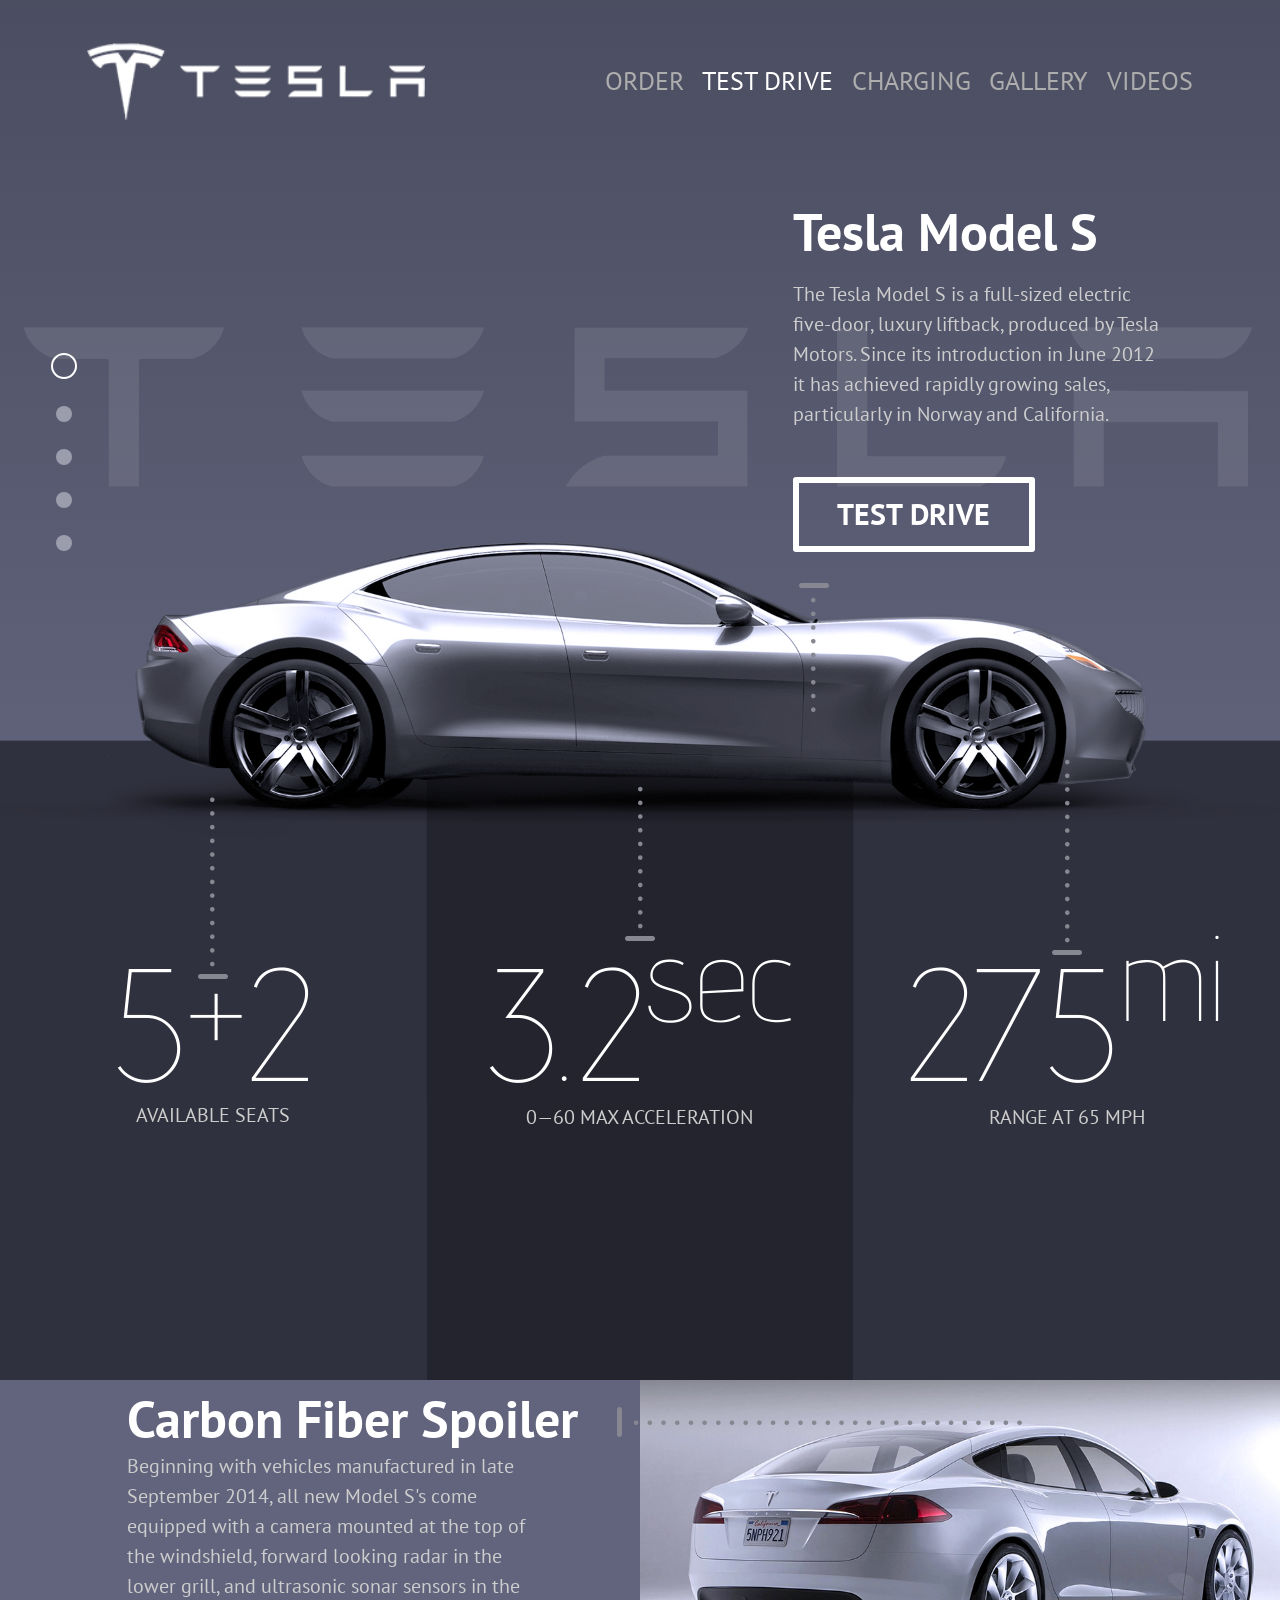
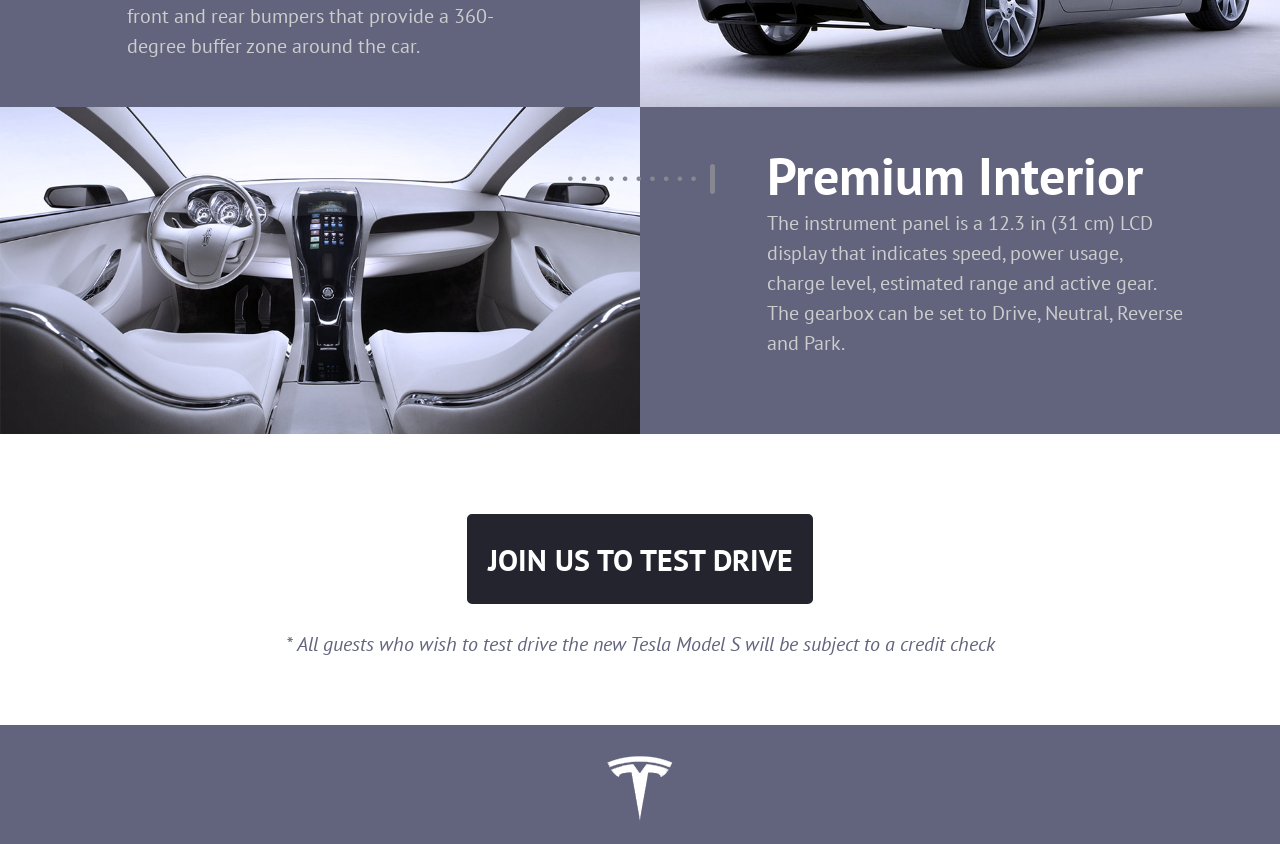
<file: tesla/index.html>
<!DOCTYPE html>
<html lang="en">
<head>
  <meta charset="UTF-8">
  <meta name="viewport" content="width=device-width, initial-scale=1.0">
  <meta http-equiv="X-UA-Compatible" content="ie=edge">
  <title>Tesla</title>
  <link rel="stylesheet" href="css/style.min.css">
</head>
<body>

  <div class="page-wrapper">

    <header class="page-header">
      <nav class="main-nav">
        <a href="#" class="main-nav__logo-link">
          <img class="main-nav__logo" src="img/main-logo.png" alt="Tesla logo" width="338" height="128">
        </a>
        <ul class="main-nav__list">
          <li class="main-nav__item"><a href="#" class="main-nav__link">Order</a></li>
          <li class="main-nav__item"><a class="main-nav__link main-nav__link--active">Test&nbsp;Drive</a></li>
          <li class="main-nav__item"><a href="#" class="main-nav__link">Charging</a></li>
          <li class="main-nav__item"><a href="#" class="main-nav__link">Gallery</a></li>
          <li class="main-nav__item"><a href="#" class="main-nav__link">Videos</a></li>
        </ul>
      </nav>
    </header>

    <main class="main">
      <div class="main__description">
        <div class="main__description-item">
          <h1 class="main__header">Tesla Model S</h1>
          <p class="main__caption">The Tesla Model S is a full-sized electric five-door, luxury liftback, produced by Tesla Motors. Since its introduction in June 2012 it has achieved rapidly growing sales, particularly in Norway and California.</p>
          <a href="#" class="main__btn">Test Drive</a>
        </div>

          <div class="main__switcher">
            <input id="switcher-1" type="radio" name="switcher" class="main__switcher-input" checked>
            <label for="switcher-1" class="main__switcher-label"></label>
            <input id="switcher-2" type="radio" name="switcher" class="main__switcher-input">
            <label for="switcher-2" class="main__switcher-label"></label>
            <input id="switcher-3" type="radio" name="switcher" class="main__switcher-input">
            <label for="switcher-3" class="main__switcher-label"></label>
            <input id="switcher-4" type="radio" name="switcher" class="main__switcher-input">
            <label for="switcher-4" class="main__switcher-label"></label>
            <input id="switcher-5" type="radio" name="switcher" class="main__switcher-input">
            <label for="switcher-5" class="main__switcher-label"></label>
        </div>
      </div>

      <section class="main__specs">
        <div class="main__specs-item">
          <em class="main__specs-figure">5+2</em>
          <span class="main__specs-caption">Available seats</span>
        </div>

        <div class="main__specs-item">
          <em class="main__specs-figure">3.2<sup>sec</sup></em>
          <span class="main__specs-caption">0—60 max acceleration</span>
        </div>

        <div class="main__specs-item">
          <em class="main__specs-figure">275<sup>mi</sup></em>
          <span class="main__specs-caption">Range at 65 mph</span>
        </div>
      </section>

      <section class="main__exterior">
        <div class="main__terior-description main__terior-description--exterior">
          <h2 class="main__terior-header main__terior-header--exterior">Carbon Fiber Spoiler</h2>
          <p class="main__terior-caption main__terior-caption--exterior">Beginning with vehicles manufactured in late September 2014, all new Model S's come equipped with a camera mounted at the top of the windshield, forward looking radar in the lower grill, and ultrasonic sonar sensors in the front and rear bumpers that provide a 360-degree buffer zone around the car.</p>
        </div>
        <div class="main__exterior-image">
          <img class="main__terior-img main__terior-img--exterior" src="img/exterior.jpg" alt="Tesla exterior" width="960" height="480">
        </div>
      </section>

      <section class="main__interior">
        <div class="main__interior-image">
          <img class="main__terior-img main__terior-img--interior" src="img/interior.jpg" alt="Tesla interior" width="960" height="480">
        </div>
        <div class="main__terior-description main__terior-description--interior">
          <h2 class="main__terior-header main__terior-header--interior">Premium Interior</h2>
          <p class="main__terior-caption main__terior-description--interior">The instrument panel is a 12.3 in (31 cm) LCD display that indicates speed, power usage, charge level, estimated range and active gear. The gearbox can be set to Drive, Neutral, Reverse and Park.</p>
        </div>
      </section>

      <section class="main__test">
        <a href="" class="main__test-btn">Join us to test drive</a>
        <em class="main__test-warning">* All guests who wish to test drive the new Tesla Model S will be subject to a credit check</em>
      </section>
    </main>

    <footer class="page-footer">
      <a href="" class="page-footer__logo-link">
        <img class="page-footer__logo" src="img/logo-small.png" alt="Tesla logo small" width="66" height="70">
      </a>
    </footer>
  </div>
</body>
</html>
</file>
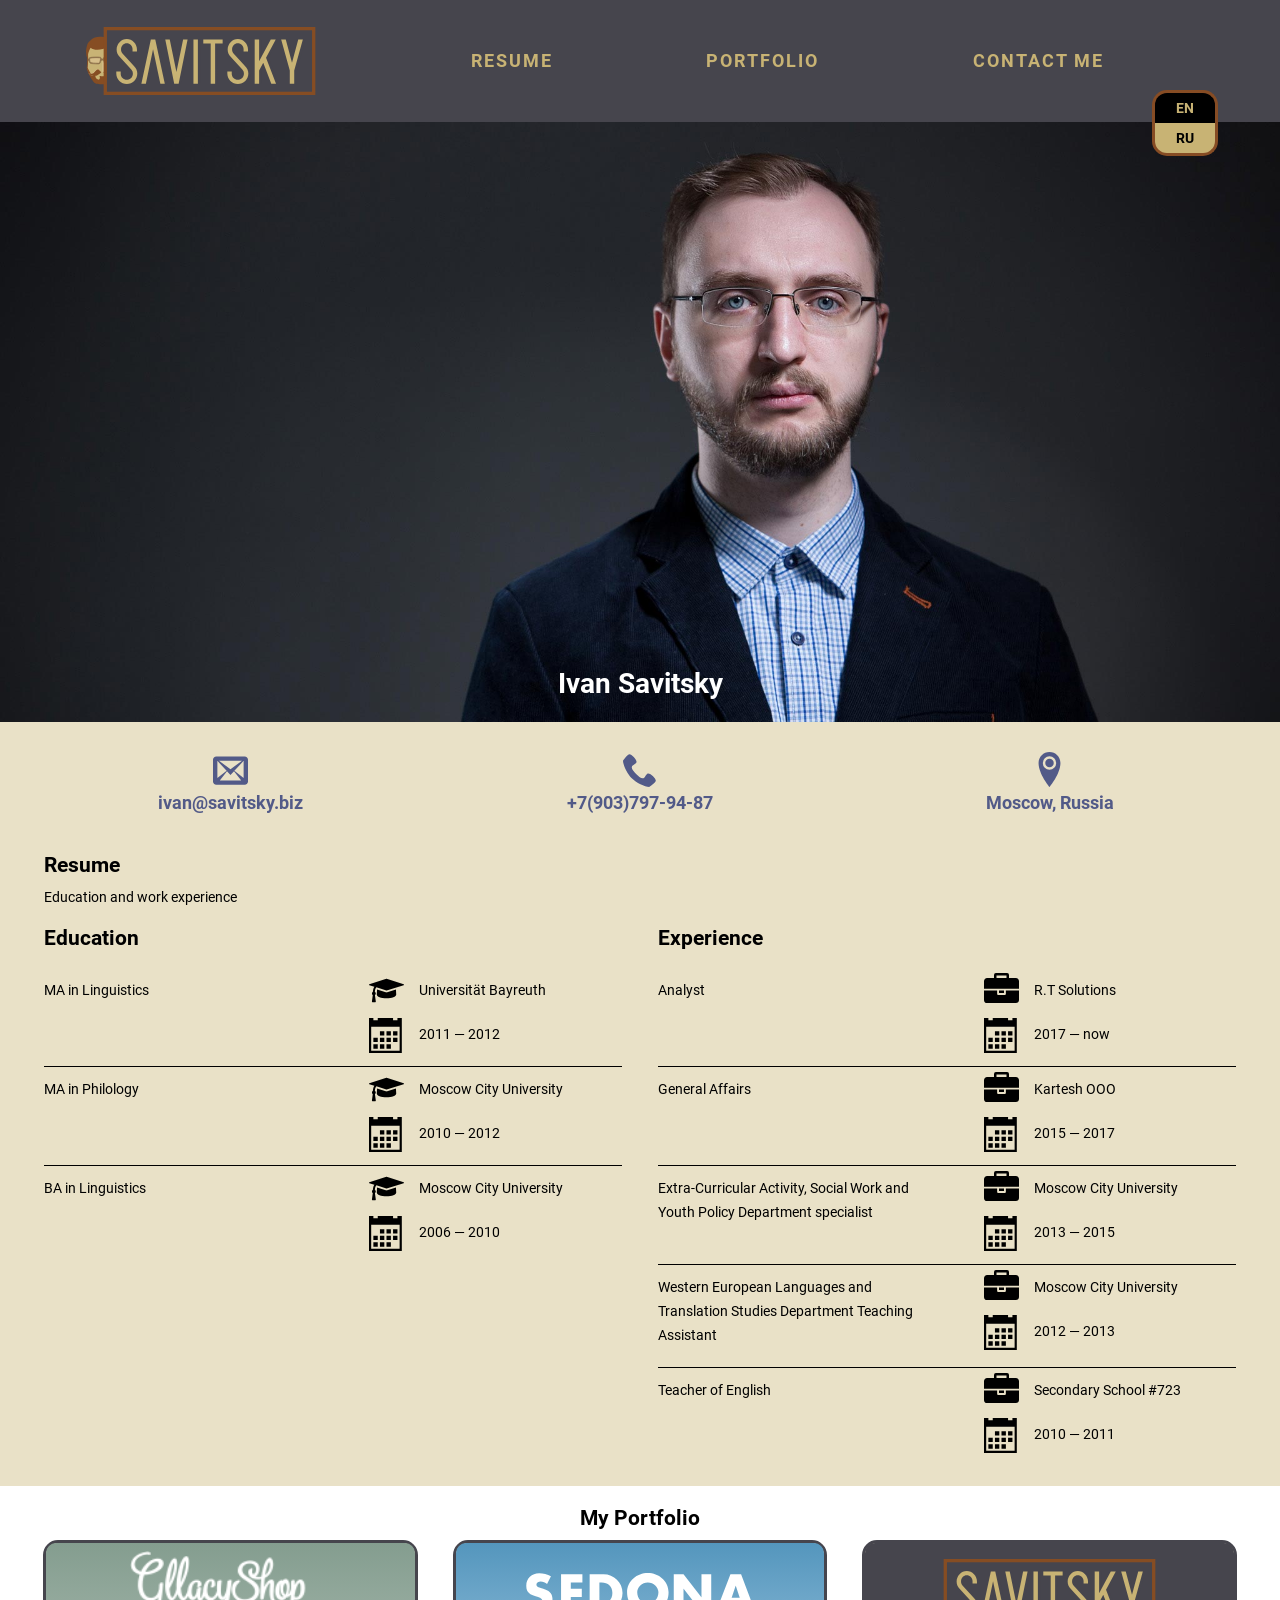
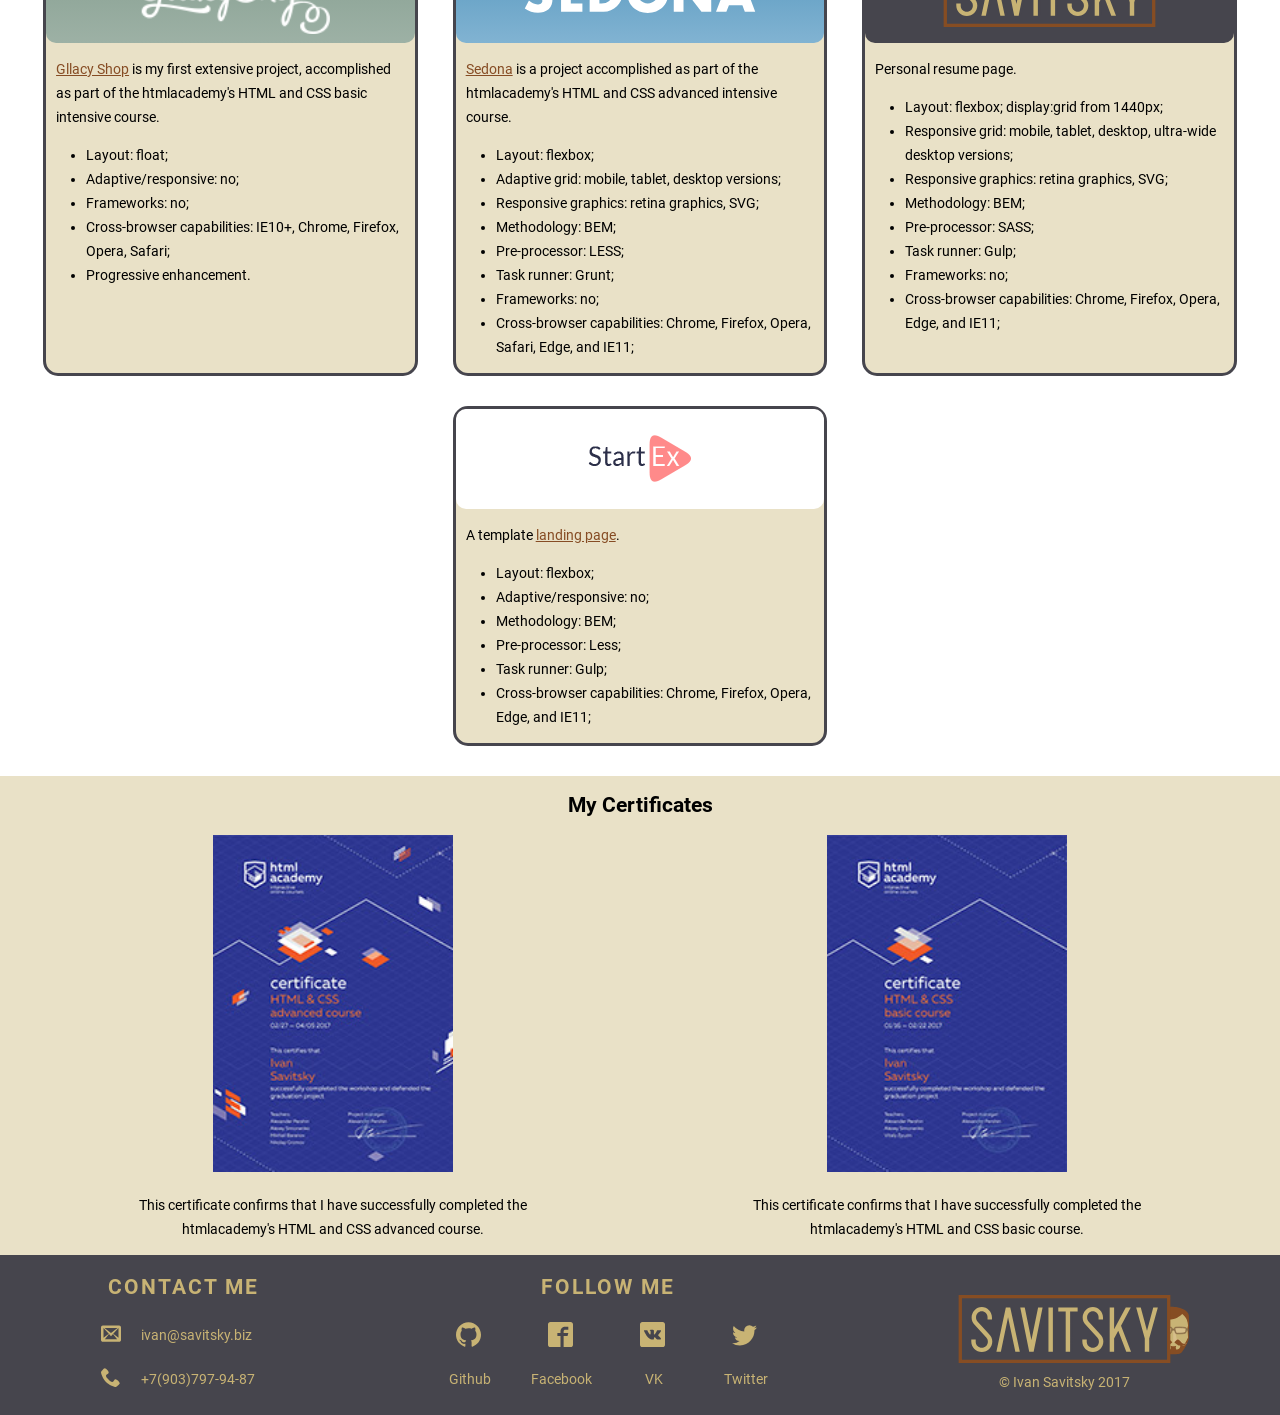
<file: en.html>
<!DOCTYPE html>
<html lang="en">
<head>
  <meta charset="UTF-8">
  <meta name="viewport" content="width=device-width, initial-scale=1">
  <title>Ivan Savitsky</title>

  <!--favicon-->
  <link rel="shortcut icon" href="img/head-icon.ico">
	<link rel="icon" sizes="16x16 32x32 64x64" href="img/head-icon.ico">
	<link rel="icon" type="image/png" sizes="196x196" href="img/fav/head-icon-192.png">
	<link rel="icon" type="image/png" sizes="160x160" href="img/fav/head-icon-160.png">
	<link rel="icon" type="image/png" sizes="96x96" href="img/fav/head-icon-96.png">
	<link rel="icon" type="image/png" sizes="64x64" href="img/fav/head-icon-64.png">
	<link rel="icon" type="image/png" sizes="32x32" href="img/fav/head-icon-32.png">
	<link rel="icon" type="image/png" sizes="16x16" href="img/fav/head-icon-16.png">
	<link rel="apple-touch-icon" href="img/fav/head-icon-57.png">
	<link rel="apple-touch-icon" sizes="114x114" href="img/fav/head-icon-114.png">
	<link rel="apple-touch-icon" sizes="72x72" href="img/fav/head-icon-72.png">
	<link rel="apple-touch-icon" sizes="144x144" href="img/fav/head-icon-144.png">
	<link rel="apple-touch-icon" sizes="60x60" href="img/fav/head-icon-60.png">
	<link rel="apple-touch-icon" sizes="120x120" href="img/fav/head-icon-120.png">
	<link rel="apple-touch-icon" sizes="76x76" href="img/fav/head-icon-76.png">
	<link rel="apple-touch-icon" sizes="152x152" href="img/fav/head-icon-152.png">
	<link rel="apple-touch-icon" sizes="180x180" href="img/fav/head-icon-180.png">
	<meta name="msapplication-TileColor" content="#FFFFFF">
	<meta name="msapplication-TileImage" content="img/fav/head-icon-144.png">
	<meta name="msapplication-config" content="img/fav/browserconfig.xml">
  <!--styles-->
  <link rel="stylesheet" href="https://cdnjs.cloudflare.com/ajax/libs/animate.css/3.5.2/animate.min.css">
  <link rel="stylesheet" href="css/style.min.css">
</head>

<body>
  <div class="page-wrapper">

    <header class="page-header">
      <div class="page-header__wrapper">

        <div class="logo">
          <div class="logo__face">
            <svg class="logo__face-img" width="32" height="53">
              <use xmlns:xlink="http://www.w3.org/1999/xlink" xlink:href="img/svg-imgs.svg#head"></use>
            </svg>
          </div>
          <div class="logo__title">
            <svg class="logo__title-img" width="215" height="68">
              <use xmlns:xlink="http://www.w3.org/1999/xlink" xlink:href="img/svg-imgs.svg#logo"></use>
            </svg>
          </div>
        </div>

        <nav class="language-switcher">
          <ul>
            <li class="language-switcher__lang language-switcher__lang--ru"><a class="language-switcher__lang-link language-switcher__lang-link--ru" rel="alternate" href="index.html" hreflang="ru" lang="ru">RU</a></li>
            <li class="language-switcher__lang language-switcher__lang--en"><a class="language-switcher__lang-link language-switcher__lang-link--en">EN</a></li>
          </ul>
        </nav>

        <nav class="main-nav main-nav--closed main-nav--nojs">

          <button class="main-nav__toggle" type="button">Display Menu</button>

          <ul class="main-nav__items">
            <li class="main-nav__item"><a href="#resume">Resume</a></li>
            <li class="main-nav__item"><a href="#portfolio">Portfolio</a></li>
            <li class="main-nav__item"><a href="#contacts">Contact Me</a></li>
          </ul>
        </nav>
      </div>
    </header>

    <main class="main">

      <section class="background-img">
        <div class="background-img__wrapper">
          <div class="background-img__caption">
            <h1><span class="replace-me">Ivan Savitsky<span style="display:none">,HTML Coder</span></span></h1>
          </div>
        </div>
      </section>

      <section class="contact">
        <ul class="contact__details">

          <li class="contact__item">
            <a href="mailto:ivan@savitsky.biz">ivan@savitsky.biz</a>
            <svg class="contact__item-icon contact__item-icon--mail" width="41" height="35">
              <use xmlns:xlink="http://www.w3.org/1999/xlink" xlink:href="img/symbols.svg#envelop"></use>
            </svg>
          </li>

          <li class="contact__item">
            <a href="tel:+79037979487">+7(903)797-94-87</a>
            <svg class="contact__item-icon contact__item-icon--phone" width="41" height="35">
              <use xmlns:xlink="http://www.w3.org/1999/xlink" xlink:href="img/symbols.svg#phone"></use>
            </svg>
          </li>


          <li class="contact__item">Moscow, Russia
            <svg class="contact__item-icon contact__item-icon--location" width="41" height="35">
              <use xmlns:xlink="http://www.w3.org/1999/xlink" xlink:href="img/symbols.svg#location"></use>
            </svg>
          </li>
        </ul>
      </section>

      <section id="resume" class="resume">

        <div class="resume__wrapper">

          <div class="resume__heading">
            <div class="resume__heading-title">
              <h2>Resume</h2>
              <span>Education and work experience</span>
            </div>
          </div>

          <div class="resume__container resume__container--left">
            <h2>Education</h2>
            <div class="resume__unit">
              <div class="resume__unit resume__unit--left">
                <span class="resume__item">MA in Linguistics</span>
              </div>
              <div class="resume__unit resume__unit--right">

                <svg class="resume__unit-icon resume__unit-icon--cap" width="41" height="35">
                  <use xmlns:xlink="http://www.w3.org/1999/xlink" xlink:href="img/symbols.svg#graduation-cap"></use>
                </svg>
                <span class="resume__study">Universit&#228;t Bayreuth</span>

                <svg class="resume__unit-icon resume__unit-icon--calendar" width="41" height="35">
                  <use xmlns:xlink="http://www.w3.org/1999/xlink" xlink:href="img/symbols.svg#calendar"></use>
                </svg>
                <span class="resume__date">2011 &mdash; 2012</span>
              </div>
            </div>

            <div class="resume__unit">
              <div class="resume__unit resume__unit--left">
                <span class="resume__item">MA in Philology</span>
              </div>
              <div class="resume__unit resume__unit--right">

                <svg class="resume__unit-icon resume__unit-icon--cap" width="41" height="35">
                  <use xmlns:xlink="http://www.w3.org/1999/xlink" xlink:href="img/symbols.svg#graduation-cap"></use>
                </svg>
                <span class="resume__study">Moscow City University</span>

                <svg class="resume__unit-icon resume__unit-icon--calendar" width="41" height="35">
                  <use xmlns:xlink="http://www.w3.org/1999/xlink" xlink:href="img/symbols.svg#calendar"></use>
                </svg>
                <span class="resume__date">2010 &mdash; 2012</span>
              </div>
            </div>

            <div class="resume__unit">
              <div class="resume__unit resume__unit--left">
                <span class="resume__item">BA in Linguistics</span>
              </div>
              <div class="resume__unit resume__unit--right">

                <svg class="resume__unit-icon resume__unit-icon--cap" width="41" height="35">
                  <use xmlns:xlink="http://www.w3.org/1999/xlink" xlink:href="img/symbols.svg#graduation-cap"></use>
                </svg>
                <span class="resume__study">Moscow City University</span>

                <svg class="resume__unit-icon resume__unit-icon--calendar" width="41" height="35">
                  <use xmlns:xlink="http://www.w3.org/1999/xlink" xlink:href="img/symbols.svg#calendar"></use>
                </svg>
                <span class="resume__date">2006 &mdash; 2010</span>
              </div>
            </div>
          </div>

          <div class="resume__container resume__container--right">
            <h2>Experience</h2>

            <div class="resume__units">

              <div class="resume__unit">
                <div class="resume__unit resume__unit--left">
                  <span class="resume__item">Analyst</span>
                </div>
                <div class="resume__unit resume__unit--right">

                  <svg class="resume__unit-icon resume__unit-icon--briefcase" width="41" height="35">
                    <use xmlns:xlink="http://www.w3.org/1999/xlink" xlink:href="img/symbols.svg#briefcase"></use>
                  </svg>
                  <span class="resume__work">R.T Solutions</span>

                  <svg class="resume__unit-icon resume__unit-icon--calendar" width="41" height="35">
                    <use xmlns:xlink="http://www.w3.org/1999/xlink" xlink:href="img/symbols.svg#calendar"></use>
                  </svg>
                  <span class="resume__date">2017 &mdash; now</span>
                </div>
              </div>

              <div class="resume__unit">
                <div class="resume__unit resume__unit--left">
                  <span class="resume__item">General Affairs</span>
                </div>
                <div class="resume__unit resume__unit--right">

                  <svg class="resume__unit-icon resume__unit-icon--briefcase" width="41" height="35">
                    <use xmlns:xlink="http://www.w3.org/1999/xlink" xlink:href="img/symbols.svg#briefcase"></use>
                  </svg>
                  <span class="resume__work">Kartesh OOO</span>

                  <svg class="resume__unit-icon resume__unit-icon--calendar" width="41" height="35">
                    <use xmlns:xlink="http://www.w3.org/1999/xlink" xlink:href="img/symbols.svg#calendar"></use>
                  </svg>
                  <span class="resume__date">2015 &mdash; 2017</span>
                </div>
              </div>

              <div class="resume__unit">
                <div class="resume__unit resume__unit--left">
                  <span class="resume__item">Extra-Curricular Activity, Social Work and Youth Policy Department specialist</span>
                </div>
                <div class="resume__unit resume__unit--right">

                  <svg class="resume__unit-icon resume__unit-icon--briefcase" width="41" height="35">
                    <use xmlns:xlink="http://www.w3.org/1999/xlink" xlink:href="img/symbols.svg#briefcase"></use>
                  </svg>
                  <span class="resume__work">Moscow City University</span>

                  <svg class="resume__unit-icon resume__unit-icon--calendar" width="41" height="35">
                    <use xmlns:xlink="http://www.w3.org/1999/xlink" xlink:href="img/symbols.svg#calendar"></use>
                  </svg>
                  <span class="resume__date">2013 &mdash; 2015</span>
                </div>
              </div>

              <div class="resume__unit">
                <div class="resume__unit resume__unit--left">
                  <span class="resume__item">Western European Languages and Translation Studies Department Teaching Assistant</span>
                </div>
                <div class="resume__unit resume__unit--right">

                  <svg class="resume__unit-icon resume__unit-icon--briefcase" width="41" height="35">
                    <use xmlns:xlink="http://www.w3.org/1999/xlink" xlink:href="img/symbols.svg#briefcase"></use>
                  </svg>
                  <span class="resume__work">Moscow City University</span>

                  <svg class="resume__unit-icon resume__unit-icon--calendar" width="41" height="35">
                    <use xmlns:xlink="http://www.w3.org/1999/xlink" xlink:href="img/symbols.svg#calendar"></use>
                  </svg>
                  <span class="resume__date">2012 &mdash; 2013</span>
                </div>
              </div>

              <div class="resume__unit">
                <div class="resume__unit resume__unit--left">
                  <span class="resume__item">Teacher of English</span>
                </div>
                <div class="resume__unit resume__unit--right">

                  <svg class="resume__unit-icon resume__unit-icon--briefcase" width="41" height="35">
                    <use xmlns:xlink="http://www.w3.org/1999/xlink" xlink:href="img/symbols.svg#briefcase"></use>
                  </svg>
                  <span class="resume__work">Secondary School #723</span>

                  <svg class="resume__unit-icon resume__unit-icon--calendar" width="41" height="35">
                    <use xmlns:xlink="http://www.w3.org/1999/xlink" xlink:href="img/symbols.svg#calendar"></use>
                  </svg>
                  <span class="resume__date">2010 &mdash; 2011</span>
                </div>
              </div>
            </div>
          </div>
        </div>
      </section>

      <section id="portfolio" class="portfolio">

        <div class="portfolio__wrapper">

          <h2>My Portfolio</h2>

          <div class="portfolio__item portfolio__item--gllacy">
            <a class="portfolio__item-link portfolio__item-link--gllacy" href="gllacy/index.html" target="_blank">
              <img class="portfolio__item-img portfolio__item-img--gllacy" src="img/gllacy-logo.png" alt="Gllacy logo" width="200" height="250">
            </a>
            <div class="portfolio__item-description portfolio__item-description--gllacy">
              <p>
                <a class="portfolio__item-description-link" href="gllacy/index.html" target="_blank">Gllacy Shop</a> is my first extensive project, accomplished as part of the htmlacademy's HTML and CSS basic intensive course.
              </p>
              <ul class="portfolio__item-description-list portfolio__item-description-list--gllacy">
                <li>Layout: float;</li>
                <li>Adaptive/responsive: no;</li>
                <li>Frameworks: no;</li>
                <li>Cross-browser capabilities: IE10+, Chrome, Firefox, Opera, Safari;</li>
                <li>Progressive enhancement.</li>
              </ul>
            </div>
          </div>

          <div class="portfolio__item portfolio__item--sedona">
            <a class="portfolio__item-link portfolio__item-link--sedona" href="sedona/index.html" target="_blank">
              <svg class="portfolio__item-img portfolio__item-img--sedona" width="200" height="50">
                <use xmlns:xlink="http://www.w3.org/1999/xlink" xlink:href="img/sedona.svg#sedona"></use>
              </svg>
            </a>
            <div class="portfolio__item-description portfolio__item-description--sedona">
              <p>
                <a class="portfolio__item-description-link" href="sedona/index.html" target="_blank">Sedona</a> is a project accomplished as part of the htmlacademy's HTML and CSS advanced intensive course.
              </p>
              <ul class="portfolio__item-description-list portfolio__item-description-list--sedona">
                <li>Layout: flexbox;</li>
                <li>Adaptive grid: mobile, tablet, desktop versions;</li>
                <li>Responsive graphics: retina graphics, SVG;</li>
                <li>Methodology: BEM;</li>
                <li>Pre-processor: LESS;</li>
                <li>Task runner: Grunt;</li>
                <li>Frameworks: no;</li>
                <li>Cross-browser capabilities: Chrome, Firefox, Opera, Safari, Edge, and IE11;</li>
              </ul>
            </div>
          </div>

          <div class="portfolio__item portfolio__item--hunt">
            <a class="portfolio__item-link portfolio__item-link--hunt" href="#">
              <svg class="portfolio__item-img portfolio__item-img--hunt" width="215" height="68">
                <use xmlns:xlink="http://www.w3.org/1999/xlink" xlink:href="img/svg-imgs.svg#logo"></use>
              </svg>
            </a>
            <div class="portfolio__item-description portfolio__item-description--hunt">
              <p>
                Personal resume page.
              </p>
              <ul class="portfolio__item-description-list portfolio__item-description-list--hunt">
                <li>Layout: flexbox; display:grid from 1440px;</li>
                <li>Responsive grid: mobile, tablet, desktop, ultra-wide desktop versions;</li>
                <li>Responsive graphics: retina graphics, SVG;</li>
                <li>Methodology: BEM;</li>
                <li>Pre-processor: SASS;</li>
                <li>Task runner: Gulp;</li>
                <li>Frameworks: no;</li>
                <li>Cross-browser capabilities: Chrome, Firefox, Opera, Edge, and IE11;</li>
              </ul>
            </div>
          </div>

          <div class="portfolio__item portfolio__item--startex">
            <a class="portfolio__item-link portfolio__item-link--startex" href="startex/index.html" target="_blank">
              <img class="portfolio__item-img portfolio__item-img--startex" src="img/startex-logo.png" alt="Startex logo" width="103" height="47">
            </a>
            <div class="portfolio__item-description portfolio__item-description--startex">
              <p>
                A template <a class="portfolio__item-description-link" href="startex/index.html" target="_blank">landing page</a>.
              </p>
              <ul class="portfolio__item-description-list portfolio__item-description-list--hunt">
                <li>Layout: flexbox;</li>
                <li>Adaptive/responsive: no;</li>
                <li>Methodology: BEM;</li>
                <li>Pre-processor: Less;</li>
                <li>Task runner: Gulp;</li>
                <li>Cross-browser capabilities: Chrome, Firefox, Opera, Edge, and IE11;</li>
              </ul>
            </div>
          </div>
        </div>

      </section>

        <section id="certificates" class="certificates">
          <div class="certificates__wrapper">

            <h2>My Certificates</h2>

            <div class="certificates__item">
              <a class="certificates__item-link" href="https://assets.htmlacademy.ru/certificates/intensive/34/309949.pdf" target="_blank"><img class="certificates__item-img" src="img/advanced-cert-en.jpg" width="240" height="170" alt="Advanced certificate"></a>
              <p class="certificates__item-description">This certificate confirms that I have successfully completed the htmlacademy's HTML and CSS advanced course.</p>
            </div>

            <div class="certificates__item">
              <a class="certificates__item-link" href="https://assets.htmlacademy.ru/certificates/intensive/32/309949.pdf" target="_blank"><img class="certificates__item-img" src="img/basic-cert-en.jpg" width="240" height="170" alt="Basic certificate"></a>
              <p class="certificates__item-description">This certificate confirms that I have successfully completed the htmlacademy's HTML and CSS basic course.</p>
            </div>
          </div>
        </section>
      </main>

      <footer class="page-footer">

        <div class="page-footer__wrapper">

          <div id="contacts" class="page-footer__contacts">
            <h2>Contact Me</h2>
            <ul class="page-footer__contacts-list">

              <li>
                <a class="page-footer__contacts-link page-footer__item-contacts--mail" href="mailto:ivan@savitsky.biz">
                  ivan@savitsky.biz
                  <svg class="page-footer__contacts-img page-footer__item-img--mail" width="20" height="20">
                    <use xmlns:xlink="http://www.w3.org/1999/xlink" xlink:href="img/symbols.svg#envelop"></use>
                  </svg>
                </a>
              </li>

              <li>
                <a class="page-footer__contacts-link page-footer__item-contacts--phone" href="tel:+79037979487">
                  +7(903)797-94-87
                  <svg class="page-footer__contacts-img page-footer__item-img--phone" width="20" height="20">
                    <use xmlns:xlink="http://www.w3.org/1999/xlink" xlink:href="img/symbols.svg#phone"></use>
                  </svg>
                </a>
              </li>
            </ul>
          </div>

          <div class="page-footer__social">
            <h2>Follow Me</h2>
            <ul class="page-footer__social-list">

              <li>
                <a class="page-footer__social-link page-footer__social-link--gh" href="https://github.com/jean-1314" target="_blank">
                  Github
                  <svg class="page-footer__social-img page-footer__social-img--gh" width="20" height="20">
                    <use xmlns:xlink="http://www.w3.org/1999/xlink" xlink:href="img/symbols.svg#github"></use>
                  </svg>
                </a>
              </li>

              <li>
                <a class="page-footer__social-link page-footer__social-link--fb" href="https://www.facebook.com/ivan.savitsky.31" target="_blank">
                  Facebook
                  <svg class="page-footer__social-img page-footer__social-img--fb" width="20" height="20">
                    <use xmlns:xlink="http://www.w3.org/1999/xlink" xlink:href="img/symbols.svg#facebook"></use>
                  </svg>
                </a>
              </li>

              <li>
                <a class="page-footer__social-link page-footer__social-link--vk" href="https://vk.com/savitskii" target="_blank">
                  VK
                  <svg class="page-footer__social-img page-footer__social-img--vk" width="20" height="20">
                    <use xmlns:xlink="http://www.w3.org/1999/xlink" xlink:href="img/symbols.svg#vk"></use>
                  </svg>
                </a>
              </li>

              <li>
                <a class="page-footer__social-link page-footer__social-link--tw" href="https://twitter.com/Jean_1314" target="_blank">
                  Twitter
                  <svg class="page-footer__social-img page-footer__social-img--tw" width="20" height="20">
                    <use xmlns:xlink="http://www.w3.org/1999/xlink" xlink:href="img/symbols.svg#twitter"></use>
                  </svg>
                </a>
              </li>
            </ul>
          </div>

          <div class="page-footer__logo">

            <div class="page-footer__logo-title">
              <svg class="page-footer__logo-title-img" width="215" height="68">
                <use xmlns:xlink="http://www.w3.org/1999/xlink" xlink:href="img/svg-imgs.svg#logo"></use>
              </svg>
            </div>

            <span class="page-footer__copyright">© Ivan Savitsky 2017</span>

            <div class="page-footer__face">
              <svg class="page-footer__face-img" width="32" height="53">
                <use xmlns:xlink="http://www.w3.org/1999/xlink" xlink:href="img/svg-imgs.svg#head"></use>
              </svg>
            </div>
          </div>
        </div>
      </footer>
  </div>
  <script type="text/javascript" src="js/svgxuse.min.js"></script>
  <script src="js/replaceme.min.js"></script>
  <script>
    var replace = new ReplaceMe(document.querySelector('.replace-me'));
  </script>
  <script type="text/javascript" src="js/script.min.js"></script>
</body>
</html>
</file>
<file: css/style.min.css>
/*! normalize.css v6.0.0 | MIT License | github.com/necolas/normalize.css */
html{line-height:1.15;-ms-text-size-adjust:100%;-webkit-text-size-adjust:100%}article,aside,details,figcaption,figure,footer,header,main,menu,nav,section{display:block}h1{font-size:2em;margin:.67em 0}figure{margin:1em 40px}hr{box-sizing:content-box;height:0;overflow:visible}code,kbd,pre,samp{font-family:monospace,monospace;font-size:1em}a{background-color:transparent;-webkit-text-decoration-skip:objects}abbr[title]{border-bottom:none;text-decoration:underline dotted}b,strong{font-weight:bolder}dfn{font-style:italic}mark{background-color:#ff0;color:#000}small{font-size:80%}sub,sup{font-size:75%;line-height:0;position:relative;vertical-align:baseline}sub{bottom:-.25em}sup{top:-.5em}audio,canvas,video{display:inline-block}audio:not([controls]){display:none;height:0}img{border-style:none;max-width:100%;height:auto}svg:not(:root){overflow:hidden}button,input,optgroup,select,textarea{margin:0}button,input{overflow:visible}button,select{text-transform:none}[type=reset],[type=submit],button,html [type=button]{-webkit-appearance:button}[type=button]::-moz-focus-inner,[type=reset]::-moz-focus-inner,[type=submit]::-moz-focus-inner,button::-moz-focus-inner{border-style:none;padding:0}[type=button]:-moz-focusring,[type=reset]:-moz-focusring,[type=submit]:-moz-focusring,button:-moz-focusring{outline:1px dotted ButtonText}legend{color:inherit;display:table;max-width:100%;white-space:normal}progress{display:inline-block;vertical-align:baseline}textarea{overflow:auto}[type=checkbox],[type=radio],legend{box-sizing:border-box;padding:0}[type=number]::-webkit-inner-spin-button,[type=number]::-webkit-outer-spin-button{height:auto}[type=search]{-webkit-appearance:textfield;outline-offset:-2px}[type=search]::-webkit-search-cancel-button,[type=search]::-webkit-search-decoration{-webkit-appearance:none}::-webkit-file-upload-button{-webkit-appearance:button;font:inherit}summary{display:list-item}[hidden],template{display:none}body,html{padding:0;margin:0}body{font-size:14px;line-height:24px;font-family:Roboto,Helvetica,sans-serif;color:#000;background-color:#fff;font-weight:400}@font-face{font-family:"Roboto";font-style:normal;font-weight:400;src:url(../fonts/roboto-v16-cyrillic_latin-regular.woff2) format("woff2"),url(../fonts/roboto-v16-cyrillic_latin-regular.woff) format("woff")}@font-face{font-family:"Roboto";font-style:normal;font-weight:700;src:url(../fonts/roboto-v16-cyrillic_latin-700.woff2) format("woff2"),url(../fonts/roboto-v16-cyrillic_latin-700.woff) format("woff")}@keyframes stretching{0%{width:0%}to{width:100%}}@keyframes move{0%{transform:translateX(0)}30%{transform:translateX(-20px)}70%{transform:translateX(0);z-index:10}to{z-index:0}}@keyframes move-footer{0%{transform:translateX(0)}30%{transform:translateX(20px)}70%{transform:translateX(0);z-index:10}to{z-index:0}}.about-me h2{text-align:center}.about-me__link{color:#864c24}.about-me__link:visited{color:#c8b374}.about-me__btn,.about-me__btn--nojs{display:none}.avatar{margin:0;padding-top:20px;text-align:center}.background-img{display:-ms-flexbox;display:flex;-ms-flex-direction:column;flex-direction:column;-ms-flex-pack:end;justify-content:flex-end;height:400px;background-color:#000;background-image:url(../img/profile-pic-vert-mobile@1x.jpg);background-size:100%;background-position-y:30%;background-repeat:no-repeat}.background-img__wrapper{min-width:280px;margin:0 auto;height:30px;padding:0 6.25% 30px}.background-img__caption h1{margin:0;color:#fff;font-size:28px;text-align:center}.certificates{background-color:rgba(200,179,116,.4)}.certificates__item,.certificates__wrapper{display:-ms-flexbox;display:flex;-ms-flex-direction:column;flex-direction:column;-ms-flex-align:center;align-items:center}.certificates__wrapper{min-width:280px;margin:0 auto;padding:0 6.25%}.certificates__item{width:100%}.certificates__item-link:hover{opacity:.8}.certificates__item-description{width:80%}.contact{font-size:18px;line-height:21px;font-weight:700;background-color:rgba(200,179,116,.4);color:#525a88}.contact__details{position:relative;display:-ms-flexbox;display:flex;-ms-flex-direction:column;flex-direction:column;-ms-flex-align:center;align-items:center;min-width:280px;margin:0 auto;padding:0;list-style:none}.contact__item{width:50%;margin:0;padding-left:0;padding-top:20px;padding-bottom:20px}.contact__item-icon{position:absolute;top:10px;left:8%;fill:#525a88}.contact__item-icon--phone{top:70px}.contact__item-icon--location{top:130px}.contact__item a{color:#525a88;text-decoration:none}.features{background-color:rgba(200,179,116,.4)}.features__wrapper{min-width:280px;margin:0 auto;padding:20px 6.25%}.features__what h2,.features__why h2{margin:0;text-align:center}.features__what-list,.features__why-list{margin:0;padding-left:20px}.features__what-list li,.features__why-list li{padding-top:10px;padding-bottom:10px}.language-switcher{position:absolute;width:125px;font-weight:700;text-align:center;top:135px;left:16.25%}.language-switcher ul{display:-ms-flexbox;display:flex;list-style:none;width:120px;margin:0;padding:0}.language-switcher__lang-link{display:-ms-flexbox;display:flex;-ms-flex-pack:center;justify-content:center;-ms-flex-align:center;align-items:center;width:60px;height:30px;text-decoration:none}.language-switcher__lang-link--ru{color:#000;background-color:#c8b374;border-top-left-radius:15px;border-bottom-left-radius:15px;border:3px solid #864c24;border-right:none}.language-switcher__lang-link--ru:hover{background-color:#000;color:#c8b374;opacity:.8}.language-switcher__lang-link--ru:active{box-shadow:inset 0 1px 0 rgba(200,179,116,.4)}.language-switcher__lang-link--en{background-color:#000;border-bottom-right-radius:15px;border-top-right-radius:15px;border:3px solid #864c24;border-left:none;color:#c8b374}.language-switcher__lang-link--en:hover{background-color:#c8b374;color:#000;opacity:.8}.language-switcher__lang-link--en:active{box-shadow:inset 0 1px 0 #333}.logo{display:-ms-flexbox;display:flex;-ms-flex-pack:center;justify-content:center;padding-top:27px;padding-bottom:80px}.logo__title{position:relative;left:-1rem;z-index:1}.logo__face{z-index:0;top:7px;left:0}.logo__face:hover{animation-name:move;animation-duration:2s;animation-timing-function:ease}.logo__face,.main-nav{position:relative}.main-nav__item,.main-nav__items{display:-ms-flexbox;display:flex;-ms-flex-align:center;align-items:center}.main-nav__items{-ms-flex-direction:column;flex-direction:column;margin:0;padding:0;list-style:none}.main-nav__item{-ms-flex-pack:center;justify-content:center;width:100%;height:50px;border-top:1px solid #c8b374;border-bottom:1px solid #864c24}.main-nav__item:first-child{border-top:none}.main-nav__item:last-child{border-bottom:none}.main-nav__item a,.page-footer h2{text-transform:uppercase;letter-spacing:2px}.main-nav__item a{color:#c8b374;font-weight:700;text-decoration:none;font-size:18px}.main-nav__item a:hover{color:#864c24;text-shadow:-1px 1px 1px #000}.main-nav__item a:active{color:#864c24;text-shadow:1px -1px 1px #000}.main-nav__toggle{position:absolute;z-index:2;top:-40px;right:12%;padding:0;font-size:0;cursor:pointer;border:none;outline:none}.main-nav--closed .main-nav__toggle{width:23px;height:21px;background-color:#46454d}.main-nav--closed .main-nav__toggle::before{content:"";position:absolute;top:0;right:0;width:28px;height:4px;background-color:#c8b374;box-shadow:0 8px 0 0 #c8b374,0 16px 0 0 #c8b374}.main-nav--opened .main-nav__toggle{width:23px;height:22px;background-color:transparent}.main-nav--opened .main-nav__toggle::after,.main-nav--opened .main-nav__toggle::before{content:"";position:absolute;top:6px;right:5px;width:28px;height:4px;background-color:#c8b374}.main-nav--opened .main-nav__toggle::before{transform:rotate(45deg)}.main-nav--opened .main-nav__toggle::after{transform:rotate(-45deg)}.page-footer{background-color:#46454d;color:#c8b374}.page-footer h2{margin:0;font-size:21px;text-align:center}.page-footer ul{list-style:none}.page-footer__wrapper{min-width:280px;margin:0 auto;padding:20px 0}.page-footer__item:last-child{position:relative}.page-footer__contacts{display:-ms-flexbox;display:flex;-ms-flex-direction:column;flex-direction:column;-ms-flex-align:center;align-items:center}.page-footer__contacts-list{padding-left:0}.page-footer__contacts-list li{position:relative;padding:10px 0 10px 30px}.page-footer__contacts-link{color:#c8b374;text-decoration:none}.page-footer__contacts-link:hover,.page-footer__social-link:hover{color:#864c24;text-decoration:none}.page-footer__contacts-img,.page-footer__social-img{position:absolute;fill:#c8b374}.page-footer__contacts-img{top:10px;left:-10px}.page-footer__contacts-link:hover .page-footer__contacts-img,.page-footer__social-link:hover .page-footer__social-img{fill:#864c24}.page-footer__social{display:-ms-flexbox;display:flex;-ms-flex-direction:column;flex-direction:column;-ms-flex-align:center;align-items:center}.page-footer__social-link{position:relative;color:#c8b374;text-decoration:none}.page-footer__social-list{padding-left:0}.page-footer__social-list li{padding:10px 0 10px 30px}.page-footer__social-img{top:0;left:-40px}.page-footer__logo{display:-ms-flexbox;display:flex;-ms-flex-pack:start;justify-content:flex-start;-ms-flex-align:center;align-items:center;-ms-flex-direction:column;flex-direction:column;height:100px}.page-footer__logo-title{z-index:1;text-align:center}.page-footer__face{position:relative;left:108px;top:-90px;width:60px;z-index:0;text-align:center}.page-footer__face:hover{animation-name:move-footer;animation-duration:2s;animation-timing-function:ease}.page-footer__copyright{display:block;text-align:center}.page-header{background-color:#46454d}.page-header__wrapper{min-width:280px;margin:0 auto;padding:0 6.25%;position:relative}.page-wrapper{min-width:320px;margin:0 auto;overflow:hidden}.portfolio__item,.portfolio__wrapper{display:-ms-flexbox;display:flex;-ms-flex-direction:column;flex-direction:column}.portfolio__wrapper{min-width:280px;margin:0 auto;padding:0 6.25%;-ms-flex-pack:center;justify-content:center}.portfolio__wrapper h2{margin:0;padding-top:20px;padding-bottom:10px;text-align:center}.portfolio__item{-ms-flex-pack:start;justify-content:flex-start;margin-bottom:20px;border:3px solid #46454d;background-color:rgba(200,179,116,.4);border-radius:15px}.portfolio__item:last-child{margin-bottom:30px}.portfolio__item p{padding-left:10px;padding-right:10px}.portfolio__item-link{display:-ms-flexbox;display:flex;-ms-flex-direction:column;flex-direction:column;-ms-flex-pack:center;justify-content:center;-ms-flex-align:center;align-items:center;height:100px;margin-bottom:10px;text-align:center;border-radius:10px}.portfolio__item-link:hover{opacity:.8}.portfolio__item-link--gllacy{background-image:linear-gradient(to top,#9db1a5,#849d8f)}.portfolio__item-link--sedona{background-image:linear-gradient(to top,#81b3d2,#5496bd)}.portfolio__item-link--hunt{background-color:#46454d}.portfolio__item-link--startex{background-color:#fff}.portfolio__item-img--sedona{min-width:250px}.portfolio__item-img{text-align:center}.profile h2{text-transform:uppercase}.profile__wrapper{min-width:280px;margin:0 auto;padding:0 6.25%}.resume{background-color:rgba(200,179,116,.4)}.resume__wrapper{min-width:280px;margin:0 auto;padding:20px 6.25%}.resume__heading,.resume__heading-title{display:-ms-flexbox;display:flex;-ms-flex-pack:justify;justify-content:space-between}.resume__heading{position:relative}.resume__heading-title{-ms-flex-direction:column;flex-direction:column}.resume__heading-title h2{margin:0}.resume__heading-title span{display:block;color:#000}.resume__download{display:-ms-flexbox;display:flex;-ms-flex-pack:end;justify-content:flex-end;-ms-flex-item-align:baseline;align-self:baseline;padding-top:35px}.resume__download-link{position:relative;text-decoration:none;color:#000;text-align:center}.resume__download-icon{position:absolute;top:-35px;right:25px}.resume__download-link:hover{color:#864c24;fill:#864c24}.resume__unit{display:-ms-flexbox;display:flex;-ms-flex-pack:justify;justify-content:space-between;padding-top:5px;padding-bottom:10px;border-bottom:1px solid #000}.resume__unit:last-child{border-bottom:none}.resume__unit--left{width:49%;border-bottom:none}.resume__unit--right{-ms-flex-direction:column;flex-direction:column;-ms-flex-align:start;align-items:flex-start;-ms-flex-pack:start;justify-content:flex-start;width:40%;padding-left:9%;border-bottom:none}.resume__date,.resume__study,.resume__work{display:block}.resume__unit-icon{display:none}.resume__container--right{position:relative}.portfolio__item-description-link{color:#864c24}.portfolio__item-description-link:visited{color:#c8b374}.skill{padding-left:5%;white-space:nowrap;overflow:visible;border-radius:10px;background:linear-gradient(to right,#864c24,#c8b374);animation-name:stretching;animation-duration:1s;animation-timing-function:ease-out}.skill--html{width:75%}.skill--js{width:10%}.skill--git{width:50%}.skill--ps{width:25%}.skillset__caption{-ms-flex-item-align:start;align-self:flex-start;padding-left:10%}.skillset__wrapper{display:-ms-flexbox;display:flex;-ms-flex-direction:column;flex-direction:column;-ms-flex-align:center;align-items:center}.skillset h2{text-align:center}.skillset__bar{width:80%;background-color:#b3b3b3;border-radius:10px}.skillset__bar span{color:#fff}.skillset__else{width:100%;padding-top:20px}.skillset__else-caption{padding-left:20px;font-weight:700;font-size:16px}.welcome{background-color:rgba(200,179,116,.4)}.welcome__wrapper{min-width:280px;margin:0 auto;padding:0 6.25%;position:relative}.welcome__wrapper h2{display:block;margin:0;padding-top:20px;padding-bottom:20px;font-size:30px;font-weight:700;color:#864c24;text-align:center}.welcome__info{display:block;-ms-flex-pack:center;justify-content:center;padding-bottom:20px}.welcome__info p{padding:0}.lang-en-link-hover{background-color:#000;color:#c8b374}.lang-ru-link-hover{background-color:#c8b374;color:#000}@media (min-width:550px){.background-img{height:370px;background-image:url(../img/profile-pic-tablet@1x.jpg);background-position-y:0}}@media (min-width:550px) and (-webkit-min-device-pixel-ratio:1.5),(min-width:550px) and (min-resolution:144dpi),(min-width:550px) and (min-resolution:1.5dppx){.background-img{background-image:url(../img/profile-pic-tablet@2x.jpg)}}@media (min-width:768px){.about-me{-ms-flex-order:2;order:2;width:auto;padding-bottom:10px}.avatar{display:-ms-flexbox;display:flex;-ms-flex-pack:center;justify-content:center;-ms-flex-align:center;align-items:center;-ms-flex-order:1;order:1;width:49%}.background-img__wrapper{min-width:728px}.background-img{height:500px}.background-img__wrapper{padding:0 2.75% 20px}.certificates__wrapper{min-width:728px;padding:0 2.75%;-ms-flex-direction:row;flex-direction:row;-ms-flex-wrap:wrap;flex-wrap:wrap;-ms-flex-pack:distribute;justify-content:space-around}.certificates__wrapper h2{width:100%;text-align:center}.certificates__item{width:48%;-ms-flex-align:center;align-items:center}.contact__details{min-width:728px;padding:0 2.75%}.contact{padding-top:50px}.contact__details{-ms-flex-direction:row;flex-direction:row}.contact__item{position:relative;text-align:center}.contact__item-icon{position:absolute;top:-20px;left:45%}.features__wrapper{min-width:728px;display:-ms-flexbox;display:flex;-ms-flex-pack:distribute;justify-content:space-around;padding:20px 2.75%;width:100%}.features__what,.features__why{width:45%;padding-left:5%;padding-right:5%}.features__what-list,.features__why-list{display:-ms-flexbox;display:flex;-ms-flex-direction:column;flex-direction:column;-ms-flex-align:start;align-items:flex-start;-ms-flex-pack:start;justify-content:flex-start}.features__what-list li,.features__why-list li,.portfolio__wrapper h2{width:100%}.language-switcher{top:45px;left:10%}.logo{padding-bottom:20px}.main-nav__toggle{display:none}.main-nav__items{-ms-flex-direction:row;flex-direction:row;-ms-flex-pack:distribute;justify-content:space-around;padding-bottom:10px}.main-nav__item{border-top:none;border-bottom:none;width:auto}.page-footer__wrapper{min-width:728px;position:relative;display:-ms-flexbox;display:flex;-ms-flex-pack:distribute;justify-content:space-around;padding:20px 2.75% 0}.page-footer__social-list{display:-ms-flexbox;display:flex;-ms-flex-wrap:wrap;flex-wrap:wrap;-ms-flex-pack:center;justify-content:center;margin-left:10%}.page-footer__social-list li{width:25%}.page-footer__logo{-ms-flex-item-align:center;-ms-grid-row-align:center;align-self:center}.page-header__wrapper,.portfolio__wrapper{min-width:728px;padding:0 2.75%}.portfolio__wrapper{-ms-flex-direction:column;flex-direction:column;-ms-flex-wrap:wrap;flex-wrap:wrap;-ms-flex-pack:distribute;justify-content:space-around}.portfolio__item{-ms-flex-direction:row;flex-direction:row;-ms-flex-pack:justify;justify-content:space-between;-ms-flex-align:center;align-items:center;width:auto}.portfolio__item-link{width:33%;margin-left:10px;margin-right:10px}.portfolio__item-description{width:66%}.portfolio__item-img--sedona{height:40px}.profile__wrapper{min-width:728px;padding:0 2.75%;display:-ms-flexbox;display:flex;-ms-flex-wrap:wrap;flex-wrap:wrap;-ms-flex-pack:center;justify-content:center}.resume__wrapper{min-width:728px;padding:20px 2.75%}.resume__heading{-ms-flex-pack:start;justify-content:flex-start}.resume__heading-title{width:50%}.resume__download{width:42.5%;-ms-flex-pack:center;justify-content:center}.resume__heading-title h2{padding-bottom:8px}.resume__unit--right{position:relative;-ms-flex-align:start;align-items:flex-start;width:35%;padding-left:0;border-bottom:none}.resume__study,.resume__work{padding-bottom:20px}.resume__unit-icon{display:block;position:absolute;left:-50px;top:0;width:35px}.resume__unit-icon--calendar{top:45px}.skillset{-ms-flex-order:2;order:2;width:90%}.skillset__else{width:80%}.welcome__wrapper{min-width:728px;padding:0 2.75%}.welcome__info{padding-bottom:30px}}@media (min-width:1024px){.about-me{width:66%}.avatar{width:49%;-ms-flex-item-align:center;-ms-grid-row-align:center;align-self:center}.background-img__wrapper{min-width:980px}.background-img{min-height:600px;background-image:url(../img/profile-pic@1x.jpg);background-position-y:0}.background-img__wrapper{padding:0 2% 20px}.certificates__wrapper{min-width:980px;padding:0 2%}.certificates__item-description{width:80%;text-align:center}.contact__details,.features__wrapper{min-width:980px;padding:0 2%}.features__wrapper{width:100%}.language-switcher{left:90%;top:74%}.language-switcher ul{-ms-flex-direction:column-reverse;flex-direction:column-reverse}.language-switcher__lang-link--ru{border-bottom-left-radius:15px;border-bottom-right-radius:15px;border-top-left-radius:0;border-top:none;border-right:3px solid #864c24}.language-switcher__lang-link--ru:active{box-shadow:inset 0 -1px 0 rgba(200,179,116,.4)}.language-switcher__lang-link--en{border-bottom-right-radius:0;border-top-right-radius:15px;border-top-left-radius:15px;border:3px solid #864c24;border-bottom:none}.logo{width:30%}.main-nav{width:64%;-ms-flex-item-align:center;-ms-grid-row-align:center;align-self:center}.main-nav__items{padding-bottom:0}.page-footer__wrapper{min-width:980px;padding:20px 2% 0}.page-footer__social{-ms-flex-pack:justify;justify-content:space-between;width:30%}.page-footer__social-img{top:-35px;left:35%;width:25px;height:25px}.page-footer__social-link{position:static}.page-footer__social-list{display:-ms-flexbox;display:flex;-ms-flex-wrap:nowrap;flex-wrap:nowrap;-ms-flex-pack:distribute;justify-content:space-around;width:100%;margin-left:0}.page-footer__social-list li{position:relative;width:100%;padding-left:0;text-align:center}.page-footer__copyright{right:9.5%}.page-header__wrapper{display:-ms-flexbox;display:flex;-ms-flex-wrap:nowrap;flex-wrap:nowrap}.page-header__wrapper,.portfolio__wrapper{min-width:980px;padding:0 2%;-ms-flex-direction:row;flex-direction:row}.portfolio__item{-ms-flex-direction:column;flex-direction:column;-ms-flex-pack:start;justify-content:flex-start;width:30%;margin-bottom:30px}.portfolio__item-link{width:100%;margin:0}.portfolio__item-description{width:100%}.profile__wrapper,.resume__wrapper{min-width:980px;padding:0 2%;-ms-flex-pack:distribute;justify-content:space-around}.resume__wrapper{display:-ms-flexbox;display:flex;-ms-flex-wrap:wrap;flex-wrap:wrap;padding:20px 2%}.resume__heading{-ms-flex-pack:justify;justify-content:space-between;width:97%}.resume__container{width:47%}.resume__download{-ms-flex-pack:end;justify-content:flex-end}.skillset{-ms-flex-order:1;order:1;width:33%}.welcome__wrapper{min-width:980px;padding:0 2%}.welcome__info{padding-left:5%;padding-right:5%}}@media (min-width:1024px) and (-webkit-min-device-pixel-ratio:1.5),(min-width:1024px) and (min-resolution:144dpi),(min-width:1024px) and (min-resolution:1.5dppx){.background-img{background-image:url(../img/profile-pic@2x.jpg)}}@media (min-width:1440px){.about-me{-ms-flex-order:1;order:1;width:auto;padding-bottom:0}.about-me__btn{display:inline;border:0;border-bottom:1px dashed #864c24;padding:0;color:#864c24;background-color:transparent;cursor:pointer}.about-me__btn:hover{border-bottom:1px dashed #c8b374;color:#c8b374}.about-me__btn:focus{outline:none;background-color:rgba(200,179,116,.4)}.about-me__btn--nojs{display:none}.about-me__toggle--on{display:block}.about-me__toggle--off,.avatar{display:none}.background-img{grid-column:1/3;grid-row:1/2;-ms-grid-column:1;-ms-grid-row:1;-ms-grid-column-span:2;-ms-grid-row-span:1;width:100%;height:100%;background-image:url(../img/profile-pic-vert@1x.jpg);background-position-y:40%}.background-img__wrapper{min-width:auto;height:auto;padding:0 2.7%}.background-img__caption{padding-bottom:30px}.certificates__wrapper{padding:0 2.7%}.certificates{grid-column:4/7;grid-row:2/3;-ms-grid-column:4;-ms-grid-row:2;-ms-grid-column-span:3;-ms-grid-row-span:1;background-color:transparent}.certificates__wrapper{min-width:auto}.certificates__wrapper h2{margin-bottom:90px}.contact__details{min-width:1360px;padding:0 2.7%}.contact{display:none}.features__wrapper{padding:0 2.7%}.features{grid-column:5/7;grid-row:2/3;-ms-grid-column:5;-ms-grid-row:2;-ms-grid-column-span:2;-ms-grid-row-span:1;display:-ms-flexbox;display:flex;-ms-flex-item-align:center;align-self:center;height:100%;background-color:#fff}.features__wrapper{min-width:auto;-ms-flex-direction:column;flex-direction:column;-ms-flex-align:center;align-items:center;-ms-flex-pack:start;justify-content:flex-start}.features__what,.features__why{width:100%}.features__why{margin-top:70px;margin-bottom:40px}.language-switcher{top:25%;left:80%}.language-switcher__lang-link{width:auto}.main-nav{display:none}.main{display:-ms-grid;display:grid;-ms-grid-columns:1fr 1fr 1fr 1fr 1fr 1fr;grid-template-columns:1fr 1fr 1fr 1fr 1fr 1fr;-ms-grid-rows:700px 1310px 1fr;grid-template-rows:700px 1310px 1fr;grid-column:1/1;grid-row:2/3;-ms-grid-column:1;-ms-grid-row:2;-ms-grid-column-span:1;-ms-grid-row-span:1;-ms-grid-column-align:stretch;justify-items:stretch;-ms-flex-align:stretch;align-items:stretch;min-width:1440px}.page-footer__wrapper{min-width:1360px}.page-footer{grid-column:1/2;grid-row:3/4;-ms-grid-column:1;-ms-grid-row:3;-ms-grid-column-span:1;-ms-grid-row-span:1}.page-footer__wrapper{padding:20px 2.7% 0}.page-footer__social-img{left:40%}.page-header__wrapper{min-width:1360px;padding:0 2.7%}.page-header{grid-column:1/2;grid-row:1/2;-ms-grid-column:1;-ms-grid-row:1;-ms-grid-column-span:1;-ms-grid-row-span:1}.page-header__wrapper{-ms-flex-pack:center;justify-content:center}.page-wrapper{display:-ms-grid;display:grid;-ms-grid-columns:1fr;grid-template-columns:1fr;-ms-grid-rows:122px 1fr 160px;grid-template-rows:122px 1fr 160px;-ms-grid-column-align:stretch;justify-items:stretch;-ms-flex-align:stretch;align-items:stretch}.portfolio__wrapper{padding:0 2.7%}.portfolio{grid-column:1/4;grid-row:2/3;-ms-grid-column:1;-ms-grid-row:2;-ms-grid-column-span:3;-ms-grid-row-span:1}.portfolio__wrapper{min-width:auto;-ms-flex-direction:column;flex-direction:column}.portfolio__item{-ms-flex-direction:row;flex-direction:row;width:auto}.portfolio__item-link{width:33%;margin:0 10px}.portfolio__item-description{width:66%}.portfolio__item-img--sedona{height:30%}.portfolio__item-img--hunt{height:60%}.profile__wrapper{padding:0 2.7%}.profile{grid-column:5/7;grid-row:1/2;-ms-grid-column:5;-ms-grid-row:1;-ms-grid-column-span:2;-ms-grid-row-span:1}.profile__wrapper{-ms-flex-direction:column;flex-direction:column;min-width:auto}.resume{grid-column:3/7;grid-row:1/2;-ms-grid-column:3;-ms-grid-row:1;-ms-grid-column-span:4;-ms-grid-row-span:1}.resume__wrapper{min-width:auto;-ms-flex-direction:row;flex-direction:row;-ms-flex-wrap:wrap;flex-wrap:wrap;padding:20px 2.7%}.resume__heading{width:100%;-ms-flex-pack:start;justify-content:flex-start}.resume__download{-ms-flex-pack:end;justify-content:flex-end}.resume__container{width:auto}.resume__container--left{width:40%;height:380px}.resume__container--right{width:55%}.resume__unit--right{padding-right:20px}.resume__study{min-width:150px}.skillset{width:auto}.skillset--visible{display:block}.skillset--hidden{display:none}.skillset h2{margin-top:0}.welcome__wrapper{padding:0 2.7%}.welcome{grid-column:3/5;grid-row:1/2;-ms-grid-column:3;-ms-grid-row:1;-ms-grid-column-span:2;-ms-grid-row-span:1}.welcome__wrapper{min-width:auto}}@media (min-width:1440px) and (-webkit-min-device-pixel-ratio:1.5),(min-width:1440px) and (min-resolution:144dpi),(min-width:1440px) and (min-resolution:1.5dppx){.background-img{background-image:url(../img/profile-pic-vert@2x.jpg)}}@media (-webkit-min-device-pixel-ratio:1.5),(min-resolution:144dpi),(min-resolution:1.5dppx){.background-img{background-image:url(../img/profile-pic-vert-mobile@2x.jpg)}}@media (max-width:767px){.main-nav--closed .main-nav__items{display:none}.main-nav--nojs .main-nav__items{display:block}.main-nav--nojs .main-nav__toggle{display:none}}
</file>
<file: affinage-task/css/style.min.css>
/*! normalize.css v7.0.0 | MIT License | github.com/necolas/normalize.css */
html{line-height:1.15;-ms-text-size-adjust:100%;-webkit-text-size-adjust:100%}article,aside,details,figcaption,figure,footer,header,main,menu,nav,section{display:block}h1{font-size:2em;margin:.67em 0}figure{margin:1em 40px}hr{-webkit-box-sizing:content-box;box-sizing:content-box;height:0;overflow:visible}code,kbd,pre,samp{font-family:monospace,monospace;font-size:1em}a{background-color:transparent;-webkit-text-decoration-skip:objects}abbr[title]{border-bottom:none;text-decoration:underline dotted}b,strong{font-weight:bolder}dfn{font-style:italic}mark{background-color:#ff0;color:#000}small{font-size:80%}sub,sup{font-size:75%;line-height:0;position:relative;vertical-align:baseline}sub{bottom:-.25em}sup{top:-.5em}audio,canvas,video{display:inline-block}audio:not([controls]){display:none;height:0}img{border-style:none;max-width:100%;height:auto}svg:not(:root){overflow:hidden}button,input,optgroup,select,textarea{font-family:sans-serif;font-size:100%;line-height:1.15;margin:0}button,input{overflow:visible}button,select{text-transform:none}[type=reset],[type=submit],button,html [type=button]{-webkit-appearance:button}[type=button]::-moz-focus-inner,[type=reset]::-moz-focus-inner,[type=submit]::-moz-focus-inner,button::-moz-focus-inner{border-style:none;padding:0}[type=button]:-moz-focusring,[type=reset]:-moz-focusring,[type=submit]:-moz-focusring,button:-moz-focusring{outline:1px dotted ButtonText}fieldset{padding:.35em .75em .625em}legend{color:inherit;display:table;max-width:100%;white-space:normal}progress{display:inline-block;vertical-align:baseline}textarea{overflow:auto}[type=checkbox],[type=radio],legend{-webkit-box-sizing:border-box;box-sizing:border-box;padding:0}[type=number]::-webkit-inner-spin-button,[type=number]::-webkit-outer-spin-button{height:auto}[type=search]{-webkit-appearance:textfield;outline-offset:-2px}[type=search]::-webkit-search-cancel-button,[type=search]::-webkit-search-decoration{-webkit-appearance:none}::-webkit-file-upload-button{-webkit-appearance:button;font:inherit}summary{display:list-item}[hidden],template{display:none}body,html{padding:0;margin:0}body{font-size:14px;line-height:24px;font-family:"Roboto",Arial,sans-serif;background-color:#fff;font-weight:400}@font-face{font-family:"Roboto";font-style:normal;font-weight:400;src:url(../fonts/roboto-v16-cyrillic_latin-regular.woff2) format("woff2"),url(../fonts/roboto-v16-cyrillic_latin-regular.woff) format("woff")}@font-face{font-family:"Roboto";font-style:normal;font-weight:100;src:url(../fonts/roboto-v16-cyrillic_latin-100.woff2) format("woff2"),url(../fonts/roboto-v16-cyrillic_latin-100.woff) format("woff")}@font-face{font-family:"Roboto";font-style:normal;font-weight:300;src:url(../fonts/roboto-v16-cyrillic_latin-300.woff2) format("woff2"),url(../fonts/roboto-v16-cyrillic_latin-300.woff) format("woff")}@font-face{font-family:"Roboto";font-style:normal;font-weight:500;src:url(../fonts/roboto-v16-cyrillic_latin-500.woff2) format("woff2"),url(../fonts/roboto-v16-cyrillic_latin-500.woff) format("woff")}@font-face{font-family:"Roboto";font-style:normal;font-weight:700;src:url(../fonts/roboto-v16-cyrillic_latin-700.woff2) format("woff2"),url(../fonts/roboto-v16-cyrillic_latin-700.woff) format("woff")}@font-face{font-family:"Roboto";font-style:normal;font-weight:900;src:url(../fonts/roboto-v16-cyrillic_latin-900.woff2) format("woff2"),url(../fonts/roboto-v16-cyrillic_latin-900.woff) format("woff")}.btn{display:block;height:40px;background-color:#fdda9d;border-radius:25px;text-align:center}.gray,.white{position:absolute;top:0;left:0;width:840px;height:670px;background-color:#f6f6f6;z-index:1}.white{top:300px;width:340px;height:230px;background-color:#fff;z-index:3}.aside-news{display:-webkit-box;display:-ms-flexbox;display:flex;-webkit-box-orient:vertical;-webkit-box-direction:normal;-ms-flex-direction:column;flex-direction:column;width:350px}.aside-news__person{position:relative;padding-top:13px;padding-left:72px}.aside-news__agenda::before,.aside-news__person::before,.aside-news__urgent::before{content:"";position:absolute;top:-4px;left:5px;width:50px;height:50px;background-image:url(../img/sprite.png);background-repeat:no-repeat;background-position:-262px -5px}.aside-news__person-name,.aside-news__person-position{display:block}.aside-news__person-name{font-size:13px;line-height:18.2px;font-weight:500;color:#1f1f1f}.aside-news__person-position{padding-top:4px;font-size:12px;line-height:14.4px;font-weight:300;color:#7f8085;letter-spacing:.2px}.aside-news__urgent{position:relative;width:200px;margin-top:53px;padding-left:74px}.aside-news__agenda::before,.aside-news__urgent::before{top:-9px;left:13px;width:30px;height:31px;background-position:-372px -5px}.aside-news__urgent-time,.aside-news__urgent-title{display:block}.aside-news__urgent-time{font-size:12px;line-height:14.4px;font-weight:300;color:#231f20}.aside-news__urgent-title{padding-top:8px;font-size:14px;line-height:19.6px;font-weight:300;color:#ee2d24;text-decoration:none;letter-spacing:.2px}.aside-news__agenda-title:hover,.aside-news__urgent-title:hover{text-decoration:underline;cursor:pointer}.aside-news__agenda{position:relative;margin-top:40px;padding-left:74px}.aside-news__agenda::before{left:16px;width:24px;background-position:-192px -5px}.aside-news__agenda-time,.aside-news__agenda-title{display:block}.aside-news__agenda-time{font-size:12px;line-height:14.4px;font-weight:300;color:#231f20}.aside-news__agenda-title{width:235px;padding-top:5px;font-size:13px;line-height:18.2px;font-weight:500;color:#1f1f1f;text-decoration:none;letter-spacing:.2px}.aside-news__switcher{position:relative;display:-webkit-box;display:-ms-flexbox;display:flex;margin-top:42px;padding-left:72px;font-size:0}.aside-news__switcher-input{display:none}.aside-news__switcher-label{display:block;content:"";-webkit-box-sizing:border-box;box-sizing:border-box;width:12px;height:12px;margin-right:18px;border:1px solid #e4e4e5;border-radius:50%;background-color:#e3e3e4;cursor:pointer}.aside-news__switcher-input:checked+.aside-news__switcher-label{border:1px solid #fddca2;background-color:#fdda9d}.aside-news__switcher-back::before{content:"";position:absolute;top:-6px;left:-107px;height:2px;width:12px;background-color:#413e3f;-webkit-transform:skewY(-45deg);transform:skewY(-45deg)}.aside-news__switcher-back::after,.aside-news__switcher-forward::after,.aside-news__switcher-forward::before{content:"";position:absolute;top:6px;left:-107px;height:2px;width:12px;background-color:#413e3f;-webkit-transform:skewY(45deg);transform:skewY(45deg)}.aside-news__switcher-forward::after,.aside-news__switcher-forward::before{top:-6px;left:-37px}.aside-news__switcher-forward::after{top:6px;-webkit-transform:skewY(-45deg);transform:skewY(-45deg)}.main-nav{-webkit-box-ordinal-group:4;-ms-flex-order:3;order:3;width:100%;margin-top:33px}.main-nav__list{display:-webkit-box;display:-ms-flexbox;display:flex;-webkit-box-orient:horizontal;-webkit-box-direction:normal;-ms-flex-direction:row;flex-direction:row;margin:0;padding:0;list-style:none}.main-nav__item:first-child{margin-left:3px}.main-nav__item:nth-child(2){margin-left:55px}.main-nav__item:nth-child(3),.main-nav__item:nth-child(4){margin-left:56px}.main-nav__item:nth-child(5){margin-left:70px}.main-nav__item:nth-child(6),.main-nav__item:nth-child(7){margin-left:60px}.main-nav__link{text-decoration:none;color:#201f1f;text-transform:uppercase;font-weight:500;font-size:12px;line-height:14.4px;letter-spacing:1.1px}.main-nav__link--active,.main-nav__link:hover{color:#f04239;position:relative}.main-nav__link--active::before,.main-nav__link:hover::before{content:"";position:absolute;bottom:-24px;width:100%;height:2px;background-color:#f04239}.main{position:relative;display:-webkit-box;display:-ms-flexbox;display:flex;-ms-flex-wrap:wrap;flex-wrap:wrap;-webkit-box-pack:justify;-ms-flex-pack:justify;justify-content:space-between;margin-top:60px;padding-bottom:61px}.main__quote{width:480px;padding-top:130px}.main__quote-person{display:block;margin-bottom:23px;font-weight:300;font-size:26px;line-height:31.2px;color:#221f1f}.main__quote-quotation{margin:0;font-weight:500;font-size:14px;line-height:22.4px;color:#1f1f1f}.main__quote-position{display:block;margin-top:24px;font-weight:300;font-size:12px;line-height:14.4px;letter-spacing:.5px}.main__video{position:absolute;top:2px;left:315px;display:-webkit-box;display:-ms-flexbox;display:flex;-ms-flex-wrap:wrap;flex-wrap:wrap}.main__video-show{position:relative;width:100px;height:100px;background-color:gray;background-image:url(../img/video.jpg);background-repeat:no-repeat;cursor:pointer}.main__video-show:hover{opacity:.7}.main__video-show::before{content:"";position:absolute;top:38px;left:32px;display:block;background-image:url(../img/sprite.png);background-repeat:no-repeat;width:36px;height:24px;background-position:-412px -5px}.main__video-caption{width:250px;padding-left:17px;padding-top:16px}.main__video-header{height:25px;margin:0;font-weight:500;font-size:14px;line-height:19.6px;color:#818285;text-transform:uppercase;letter-spacing:.7px}.main__video-title{display:block;height:50px;padding-top:3px;font-weight:700;font-size:16px;line-height:19.2px;color:#231f20;letter-spacing:.7px}.main__video-title:hover{text-decoration:underline;cursor:pointer}.main__news,.main__news-list{display:-webkit-box;display:-ms-flexbox;display:flex}.main__news{width:100%;margin-top:51px;-webkit-box-orient:vertical;-webkit-box-direction:normal;-ms-flex-direction:column;flex-direction:column}.main__news-list{-webkit-box-pack:center;-ms-flex-pack:center;justify-content:center}.main__news-item{position:relative;width:220px;margin-right:20px;text-decoration:none}.main__news-item:last-child{margin-right:0}.main__news-company{position:absolute;left:12px;top:116px;width:60px;height:60px}.main__news-company--yellow{background-color:#fcb53b}.main__news-company--red{background-color:#ee2d24}.main__news-company--orange{background-color:#f57f29}.main__news-company span{display:block;padding-left:8px;padding-top:33px;font-size:14px;line-height:19.6px;font-weight:900;color:#fff;text-transform:uppercase;letter-spacing:1px}.main__news-title{display:block;width:190px;padding-left:11px;padding-top:15px;font-size:13px;line-height:18.2px;font-weight:500;color:#221f1f;text-decoration:none}.main__news-btn:hover,.main__news-title:hover{text-decoration:underline}.main__news-date{display:block;padding-left:13px;padding-top:14px;font-style:normal;font-weight:300;font-size:12px;line-height:14.4px;color:#7f8085}.main__news-btns{display:-webkit-box;display:-ms-flexbox;display:flex;-ms-flex-item-align:center;align-self:center;margin-top:38px}.main__news-btn{position:relative;width:152px;-webkit-box-sizing:border-box;box-sizing:border-box;padding-top:17px;font-size:10px;line-height:9px;font-weight:700;text-transform:uppercase;text-decoration:none;color:#231f20;letter-spacing:.9px}.main__news-btn:first-child{margin-right:20px;padding-left:23px}.main__news-btn:first-child::before{content:"";position:absolute;top:11px;left:12px;width:26px;height:20px;background-position:-226px -5px;background-image:url(../img/sprite.png);background-repeat:no-repeat}.main__news-btn:last-child{padding-left:15px}.main__news-btn:last-child::before{content:"";position:absolute;top:11px;left:17px;width:14px;height:20px;background-position:-322px -5px;background-image:url(../img/sprite.png);background-repeat:no-repeat}.page-header{display:-webkit-box;display:-ms-flexbox;display:flex;-ms-flex-wrap:wrap;flex-wrap:wrap}.page-header__logo{-webkit-box-ordinal-group:2;-ms-flex-order:1;order:1;margin-right:111px;padding-top:41px}.page-footer{display:-webkit-box;display:-ms-flexbox;display:flex;padding-top:56px;padding-bottom:36px;border-top:1px solid #e3e3e4}.page-footer__company,.page-footer__contact,.page-footer__info,.page-footer__stock{width:285px}.page-footer__company-info{margin:0;padding-top:25px;padding-left:2px;font-size:12px;line-height:19.2px;color:#7f8085;font-weight:300;letter-spacing:.3px}.page-footer__contact{margin-left:30px}.page-footer__contact-header{margin:0;padding-bottom:17px;padding-left:3px;font-weight:700;font-size:14px;line-height:12.6px;color:#ee2d24;letter-spacing:.4px}.page-footer__contact-item{margin-bottom:13.5px;padding-left:3px}.page-footer__contact-description,.page-footer__contact-number{display:block}.page-footer__contact-number{padding-bottom:3px;font-weight:700;font-size:12px;line-height:14.4px;color:#211f1f;letter-spacing:1px}.page-footer__contact-description,.page-footer__contact-email{font-weight:500;font-size:12px;line-height:14.4px;color:#818285}.page-footer__contact-email{display:block;margin-top:5px;padding-left:3px;font-weight:700;color:#ee2d24;text-decoration:none;letter-spacing:.75px}.page-footer__contact-btn{width:215px;margin-top:22px;-webkit-box-sizing:border-box;box-sizing:border-box;padding-top:17px;font-size:10px;line-height:9px;font-weight:700;text-transform:uppercase;text-decoration:none;color:#231f20;letter-spacing:.7px}.page-footer__contact-btn:hover{text-decoration:underline}.page-footer__stock{margin-left:30px}.page-footer__stock-header{margin:0;padding-bottom:17px;font-weight:700;font-size:14px;line-height:12.6px;color:#231f20;letter-spacing:.6px}.page-footer__stock-time{display:block;margin-bottom:16px;padding-top:4px;font-weight:300;font-size:12px;line-height:14.4px;color:#7f7f85;letter-spacing:.6px}.page-footer__stock-item{display:-webkit-box;display:-ms-flexbox;display:flex;-webkit-box-pack:justify;-ms-flex-pack:justify;justify-content:space-between;padding:14px 0 17px 3px;border-top:1px solid #d7d7d9;border-bottom:1px solid #d7d7d9;letter-spacing:.3px}.page-footer__stock-item:last-child{padding-top:11px;border-top:none}.page-footer__stock-item-right{padding-right:34px}.page-footer__stock-company,.page-footer__stock-dynamics,.page-footer__stock-value{display:block;font-weight:300;font-size:12px;line-height:16.8px;color:#211f1f}.page-footer__stock-max b,.page-footer__stock-min b,.page-footer__stock-open b,.page-footer__stock-value b{font-weight:700}.page-footer__stock-dynamics{position:relative;padding-top:3px;line-height:14.4px;color:#46b900}.page-footer__stock-dynamics::after{content:"";position:absolute;top:6px;left:77px;width:0;height:0;border-style:solid;border-width:0 4px 6px;border-color:transparent transparent #45ba01}.page-footer__stock-max,.page-footer__stock-min,.page-footer__stock-open{display:block;font-weight:300;font-size:12px;line-height:16.8px;color:#7f8085}.page-footer__info{margin-left:30px}.page-footer__info-header{margin:0;padding-bottom:17px;font-weight:700;font-size:14px;line-height:12.6px;color:#231f20;letter-spacing:.6px}.page-footer__info-list{margin:0;padding:0;list-style:none}.page-footer__info-link{text-decoration:none;font-size:14px;line-height:25.2px;font-weight:300;color:#221f1f}.page-footer__info-link:hover{text-decoration:underline}.page-footer__info-error{display:block;margin:0;padding:25px 0 0 3px;font-weight:300;font-size:12px;line-height:19.2px;color:#808185}.page-wrapper{position:relative;z-index:5;width:1230px;margin:0 auto;padding:0 25px}.upper-nav{-webkit-box-ordinal-group:3;-ms-flex-order:2;order:2;width:1050px}.upper-nav__list{display:-webkit-box;display:-ms-flexbox;display:flex;-webkit-box-align:center;-ms-flex-align:center;align-items:center;margin:0;padding-left:0;list-style:none}.upper-nav__item{position:relative}.upper-nav__item::before{content:"";display:block;position:absolute;background-image:url(../img/sprite.png);background-repeat:no-repeat}.upper-nav__item:first-child{margin-top:21px;margin-right:79px}.upper-nav__item:nth-child(2){margin-right:76px}.upper-nav__item:nth-child(2)::before{top:2px;left:-39px;width:19px;height:20px;background-position:-45px -5px}.upper-nav__item:nth-child(3){margin-right:81px}.upper-nav__item:nth-child(3)::before{top:2px;left:-37px;width:16px;height:20px;background-position:-74px -5px}.upper-nav__item:nth-child(4){margin-right:84px}.upper-nav__item:nth-child(4)::before{top:2px;left:-41px;width:22px;height:20px;background-position:-100px -5px}.upper-nav__item:nth-child(5){margin-right:90px}.upper-nav__item:nth-child(5)::before{top:2px;left:-36px;width:17px;height:20px;background-position:-132px -5px}.upper-nav__item:nth-child(6){margin-right:55px}.upper-nav__item:nth-child(6)::before{top:4px;left:-36px;width:16px;height:16px;background-position:-346px -5px}.upper-nav__item:last-child{margin-left:42px}.upper-nav__item:not(:first-child){margin-top:20px}.upper-nav__link{font-size:14px;line-height:24.64px;letter-spacing:1px;font-weight:300;color:#221f1f;text-decoration:none}.upper-nav__link:hover,.upper-nav__login:hover{color:#000;text-decoration:underline}.upper-nav__mail::after,.upper-nav__number{display:-webkit-box;display:-ms-flexbox;display:flex;-webkit-box-align:center;-ms-flex-align:center;align-items:center;-webkit-box-pack:center;-ms-flex-pack:center;justify-content:center;width:60px;height:60px;border-radius:50%;background-color:#e3e3e4}.upper-nav__number span{font-weight:700;font-size:24px;line-height:28.8px;color:#231f20}.upper-nav__mail{position:relative;content:"";top:0;left:-4px;width:23px;height:16px;background-position:-159px -5px;background-image:url(../img/sprite.png);background-repeat:no-repeat;z-index:9;cursor:pointer}.upper-nav__mail::after{content:"12";position:absolute;top:-8px;right:-9px;width:15px;height:14px;background-color:#ee2d24;color:#fff;font-size:8px;line-height:9.6px;border-radius:5px}.upper-nav__login{position:relative;display:block;-webkit-box-sizing:border-box;box-sizing:border-box;width:142px;height:40px;padding-top:12px;padding-left:49px;background-color:#fdda9d;border-radius:25px;font-size:14px;line-height:16.8px;color:#231f20;text-decoration:none}.upper-nav__login::before{content:"";display:block;position:absolute;top:5px;left:6px;background-image:url(../img/sprite.png);background-repeat:no-repeat;width:30px;height:30px;background-position:-5px -5px}@media (min-width:1281px){.gray{width:65.6%}.white{width:26.6%}.aside-news{width:27.3%}.aside-news__agenda-title,.aside-news__urgent{width:auto}.main-nav__list{-webkit-box-pack:center;-ms-flex-pack:center;justify-content:center}.main-nav__link{white-space:nowrap}.main__quote{width:37.5%}.main__video{left:26%}.page-footer{-ms-flex-pack:distribute;justify-content:space-around}.page-wrapper{-webkit-box-sizing:border-box;box-sizing:border-box;width:100%;padding:0 1.9%}.upper-nav{display:-webkit-box;display:-ms-flexbox;display:flex;-webkit-box-pack:center;-ms-flex-pack:center;justify-content:center;width:82%}}
</file>
<file: cv/css/sanitize.min.css>
*,::after,::before{box-sizing:border-box}::after,::before{text-decoration:inherit;vertical-align:inherit}html{line-height:1.5;overflow-wrap:anywhere;-moz-tab-size:4;tab-size:4;-webkit-tap-highlight-color:transparent;-webkit-text-size-adjust:100%}body{margin:0}h1{font-size:2em;margin:.67em 0}dl dl,dl ol,dl ul,ol dl,ul dl{margin:0}hr{color:inherit;height:0}nav li::before{content:"\200B"}pre{font-family:monospace,monospace;font-size:1em;overflow:auto}abbr[title]{text-decoration:underline;text-decoration:underline dotted}b,strong{font-weight:bolder}code,kbd,samp{font-family:monospace,monospace;font-size:1em}small{font-size:80%}audio,canvas,iframe,img,svg,video{vertical-align:middle}audio:not([controls]){display:none;height:0}iframe{border-style:none}svg:not([fill]){fill:currentColor}table{border-collapse:collapse;border-color:inherit;text-indent:0}button,input,select{margin:0}button{text-transform:none}[type=button i],[type=reset i],[type=submit i],button{-webkit-appearance:button}::-webkit-inner-spin-button,::-webkit-outer-spin-button{height:auto}::-webkit-input-placeholder{color:inherit;opacity:.54}::-webkit-search-decoration{-webkit-appearance:none}::-webkit-file-upload-button{-webkit-appearance:button;font:inherit}::-moz-focus-inner{border-style:none;padding:0}:-moz-focusring{outline:1px dotted ButtonText}:-moz-ui-invalid{box-shadow:none}dialog{background-color:#fff;border:solid;color:#000;height:-moz-fit-content;height:-webkit-fit-content;height:fit-content;left:0;margin:auto;padding:1em;position:absolute;right:0;width:-moz-fit-content;width:-webkit-fit-content;width:fit-content}dialog:not([open]){display:none}summary{display:list-item}[aria-busy=true i]{cursor:progress}[aria-controls]{cursor:pointer}[aria-disabled=true i],[disabled]{cursor:not-allowed}[aria-hidden=false i][hidden]{display:initial}[aria-hidden=false i][hidden]:not(:focus){clip:rect(0,0,0,0);position:absolute}
</file>
<file: cv/css/style.min.css>
@media (prefers-color-scheme:light){:root{--text-color:#333333;--bg-color:#e6e6e6;--anchor-color:#3a68a7}}@media (prefers-color-scheme:dark){:root{--text-color:#e6e6e6;--bg-color:#222222;--anchor-color:#76aeff}}body.light{--text-color:#333333;--bg-color:#ffffff;--anchor-color:#3a68a7}body.dark{--text-color:#e6e6e6;--bg-color:#222222;--anchor-color:#76aeff}html{font-family:system-ui,-apple-system,"Segoe UI",Roboto,Ubuntu,Cantarell,"Noto Sans",sans-serif}body{box-sizing:border-box;font-size:16px;font-weight:400;color:var(--text-color);-ms-text-size-adjust:100%;-webkit-text-size-adjust:100%;-moz-osx-font-smoothing:grayscale;-webkit-font-smoothing:antialiased;background-color:var(--bg-color);line-height:1.8;transition:background-color .4s ease}img{max-width:100%;height:auto}h1,h2,h3,h4,h5,h6,li,p,ul{margin:0;padding:0}a{color:var(--anchor-color);text-decoration:none}a:hover{text-decoration:underline}a:focus:not(:focus-visible){outline:0}.hidden{position:absolute;width:1px;height:1px;margin:-1px;padding:0;border:0;clip:rect(0 0 0 0);overflow:hidden}.container{max-width:1200px;margin:0 auto;padding:0 1rem}.page-wrapper{padding-top:3.125rem}.section-title{width:100%;padding-bottom:1rem;margin-bottom:1.875rem;border-bottom:dashed 2px var(--text-color);text-align:center;font-weight:300;font-size:1.875rem}.text{max-width:90ch;font-size:clamp(1rem,calc(.5rem + 1vw),1.25rem)}.text p:not(:last-child){margin-bottom:.75rem}.text ul{margin-bottom:.75rem;list-style-position:inside;line-height:2}.text mark{padding:.125rem .25rem;border-radius:3px;background-color:var(--text-color);color:var(--bg-color)}.tabbable:focus{outline:0;box-shadow:0 0 5px #51cbee}.tabbable:not(:focus-visible){outline:0;box-shadow:none}.theme-toggle{padding:1.25rem;border:none;background-color:transparent;color:var(--anchor-color);font-size:1rem;-webkit-appearance:none;cursor:pointer}.theme-toggle:not(:focus-visible){outline:0}.brief__title{font-weight:500;font-size:1.5625rem}.brief__subtitle{font-weight:500;font-size:clamp(1rem,calc(.5rem + 1vw),1.25rem)}.brief__info{font-weight:300;font-size:clamp(1rem,calc(.5rem + 1vw),1.25rem)}.brief__link{font-size:clamp(1rem,calc(.5rem + 1vw),1.25rem)}.main-header{position:relative;display:flex;flex-direction:column;align-items:center;margin-bottom:1.875rem;text-align:center}.main-header__info-title{font-weight:500;font-size:2.5rem}.main-header__info-subtitle{margin-bottom:1.25rem;font-size:1.25rem}.main-header__contacts{display:flex;flex-direction:column;align-items:center;width:100%}.main-header__contacts-external{display:grid;grid-template-columns:repeat(auto-fit,3.75rem);grid-gap:1.25rem;justify-content:center;width:100%;margin-bottom:1.25rem}.main-header__contacts-external-link{position:relative;display:flex;align-items:center;justify-content:center;width:3.75rem;height:3.75rem;text-decoration:none}.main-header__contacts-external-link svg{fill:var(--text-color);stroke:var(--anchor-color)}.main-header__contacts-external-link:focus:not(:focus-visible){outline:0}.main-header__contacts-external-link svg:hover,.main-header__contacts-external-link:focus svg{fill:var(--bg-color);transition:stroke-dashoffset .35s cubic-bezier(1,1,1,1),fill .35s}.main-header__contacts-external-link--github svg{stroke-width:3;stroke-dasharray:600px;stroke-dashoffset:600px}.main-header__contacts-external-link--github svg:hover,.main-header__contacts-external-link--github:focus svg{stroke-dashoffset:1200px}.main-header__contacts-external-link--linkedin svg{stroke-width:3;stroke-dasharray:400px;stroke-dashoffset:400px}.main-header__contacts-external-link--linkedin svg:hover,.main-header__contacts-external-link--linkedin:focus svg{stroke-dashoffset:800px}.main-header__contacts-external-link--telegram svg{stroke-width:10;stroke-dasharray:1000px;stroke-dashoffset:1000px}.main-header__contacts-external-link--telegram svg:hover,.main-header__contacts-external-link--telegram:focus svg{stroke-dashoffset:2000px}.main-header__contacts-email{display:flex;align-items:center;justify-content:flex-end}.cryptedmail::after{content:attr(data-name) "@" attr(data-domain) "." attr(data-tld)}.main-header__contacts-email-button{padding:0;border:0;font-size:0;color:var(--text-color);background-color:transparent;-webkit-appearance:none;cursor:pointer;margin-left:1rem}.about__image-wrapper{display:flex;justify-content:center;margin-bottom:1.25rem}.about__image{border-radius:50%}.info{margin-bottom:clamp(1.875rem,calc(1rem + 3vw),2.5rem)}.info__details:not(:last-child){margin-bottom:1.5rem}.info__details-title-container{display:flex;flex-direction:column;align-items:center;margin-bottom:.75rem;text-align:center}.cards{display:grid;grid-template-columns:repeat(auto-fit,minmax(150px,30%));grid-column-gap:1.25rem;grid-row-gap:2.5rem;justify-content:center}.card{text-align:center}.card__image-link{display:block;max-width:21.875rem;margin-top:.875rem}.main-footer{display:flex;flex-direction:column;align-items:center;text-align:center;font-weight:300;margin-bottom:1rem;line-height:2}@media (min-width:768px){body{line-height:1.6}.main-header{flex-direction:row;justify-content:space-between}.main-header__info{flex:0 0 50%;text-align:left}.main-header__contacts{flex:0 0 50%;align-items:flex-end;text-align:right}.main-header__contacts-external{justify-content:flex-end}.about__wrapper{display:flex}.about__info{width:100%}.about__image-wrapper{flex-basis:18rem;margin-right:1.875rem;margin-bottom:0}.info__details{display:flex;align-items:baseline}.info__details-title-container{align-items:flex-start;flex-basis:18rem;margin-right:1.875rem;text-align:left}.info__description-container{width:100%}.cards{justify-content:space-between}}
</file>
<file: gllacy/css/style.min.css>
body,html{margin:0;padding:0}.site-wrapper,body{background-color:#849d8f}body{font-size:16px;line-height:1.2;color:#000;font-weight:400;font-family:"Roboto","Tahoma",sans-serif}.body-index input[type=radio],.navbar-link:hover::before{display:none}img{max-width:100%;height:auto}.site-wrapper{min-width:1200px;background-image:url(../img/ice-cream1.png);background-repeat:no-repeat;background-position:top center;-webkit-transition:background-image .5s ease,background-color .5s ease;transition:background-image .5s ease,background-color .5s ease}.inner .site-wrapper{background-image:-webkit-linear-gradient(top,#9db1a5 5%,#849d8f 40%);background-image:linear-gradient(to bottom,#9db1a5 5%,#849d8f 40%)}.site-wrapper::after,.site-wrapper::before{content:"";visibility:hidden}.site-wrapper::before{background-image:url(../img/ice-cream2.png)}.site-wrapper::after{background-image:url(../img/ice-cream3.png)}.container,.content-wrapper{width:1146px;margin:0 auto;padding:0 27px}.clearfix::after{content:"";display:table;clear:both}.btn{display:inline-block;vertical-align:top;background:#f26843;background:-webkit-linear-gradient(top,#f26843 0%,#e74a35 100%);background:linear-gradient(to bottom,#f26843 0%,#e74a35 100%);color:#fff;font-weight:700;text-decoration:none;text-align:center;text-shadow:0 2px 5px rgba(160,32,11,.76);box-shadow:0 2px 2px rgba(172,16,0,.64);overflow:hidden}.btn:hover{background:-webkit-linear-gradient(top,#f58669 0%,#ec6f5e 100%);background:linear-gradient(to bottom,#f58669 0%,#ec6f5e 100%);box-shadow:0 2px 2px #ac1000}.btn:active{background:-webkit-linear-gradient(top,#d84732 0%,#e1613e 100%);background:linear-gradient(to bottom,#d84732 0%,#e1613e 100%);box-shadow:inset 0 2px 2px #ac1000}.main-header{min-height:73px;min-width:inherit}.navbar-main{float:left;max-width:700px}.navbar-main-list{margin:0 0 0 8px;padding:0;list-style:none;font-size:0}.navbar-main-list,.navbar-main-list li{display:inline-block;vertical-align:middle}.navbar-link{position:relative;display:block;max-width:170px;height:22px;margin-right:8px;margin-top:-3px;padding:5px 10px;color:#fff;text-decoration:none;font-size:16px;font-weight:700;border-radius:25px;text-align:center;overflow:hidden}.navbar-link::before{content:"";position:absolute;height:1px;width:85%;background-color:rgba(255,255,255,.3);top:77%;left:6%}.navbar-link:active,.navbar-link:hover{background-color:#fff;color:#000;text-align:center}.navbar-link:active{box-shadow:inset 0 2px 1px #8a8a8a}.link-active{background-color:#d07058;color:#fff}a.navbar-link.link-active::before{width:0}.navbar-main-list li:first-child{position:relative}.dropdown-container{visibility:hidden;position:absolute;padding-top:5px;z-index:2;overflow:hidden}.navbar-dropdown{font-size:14px;line-height:16px;padding:0;width:143px;min-height:171px;background-color:#f8f7f4;border-radius:5px;box-shadow:0 15px 20px 0 rgba(0,0,0,.4)}.dropdown-item{display:block;width:123px;padding-top:10px;padding-bottom:10px;padding-left:20px;cursor:pointer}.dropdown-link{text-decoration:none;color:#323232;font-weight:400}.dropdown-link strong{font-weight:700;position:relative}.dropdown-link strong::before{content:"";position:absolute;height:1px;width:128px;background-color:rgba(0,0,0,.2);top:27px;left:-12px}.dropdown-item:hover{background-color:#fbded8}.dropdown-item:first-child:hover{border-top-left-radius:5px;border-top-right-radius:5px;background-color:#fbded8}.dropdown-item:last-child:hover{border-bottom-left-radius:5px;border-bottom-right-radius:5px;background-color:#fbded8}.dropdown-item:active{background-color:#f6b5a5}.item-active,.item-active:hover{background-color:#d07058}.item-active:hover{cursor:initial}.dropdown-trigger:hover .dropdown-container{visibility:visible}.login-button:hover,.navbar-link-hover{background-color:#fff;color:#000}.logo{display:inline-block;vertical-align:middle;width:155px;margin-top:9px}.navbar-right{position:relative;float:right;max-width:267px;text-align:right;margin-top:23px;font-size:0}.navbar-cart,.navbar-login,.navbar-search{display:inline-block;vertical-align:top}.navbar-search{position:relative}.navbar-search a{display:block;width:33px;height:33px;background-color:rgba(255,255,255,.2);border-radius:50%;margin-right:10px}.navbar-search a:hover{background-color:#fff}.search-container{position:absolute;padding-top:10px;z-index:6;top:30px;left:-300px}.cart-full:hover .cart-popup,.navbar-login:hover .login-block,.navbar-search:hover .search-popup{display:block}.navbar-search a::before,.navbar-search a:hover::before{background-image:url(../img/sprite.png);background-repeat:no-repeat;width:17px;height:17px;top:20%;left:19%}.navbar-search a::before{content:"";position:absolute;background-position:-636px -10px}.navbar-search a:hover::before{background-position:-374px -10px}.search-popup{display:none;width:342px;min-height:64px;padding-top:20px;background-color:#f8f7f4;border-radius:5px;font-size:14px;line-height:24px;color:#999;box-shadow:0 15px 20px 0 rgba(0,0,0,.4)}.search-form{width:311px;min-height:44px;margin:0 auto;position:relative}.search-form input[type=search]{width:296px;margin:0 auto;border:1px solid #d3d3d2;border-radius:5px;display:block;min-height:inherit;padding-left:14px}.search-form input[type=search]:required+label{position:absolute;color:#999;font-size:14px;line-height:24px;height:30px;width:200px;left:-114px;top:10px;cursor:text;pointer-events:none}.search-form input[type=search]:hover{border:2px solid #c7c6c5;width:296px;height:38px;padding-left:13px}.search-form input[type=search]:focus{width:296px;height:38px;padding-left:13px;border:2px solid #8fbdec;color:#323232;font-weight:700;outline:none}.search-form input[type=search]:focus+label{position:absolute;height:20px;width:200px;font-size:11px;line-height:13px;color:#5b9ddf;top:-15px;left:-130px}.search-form input[type=search]:valid+label{position:absolute;height:20px;width:200px;font-size:11px;line-height:13px;color:#999;top:-15px;left:-130px}.search-form input[type=search]:valid{color:#323232;font-weight:700}.navbar-cart,.navbar-login{font-size:14px;line-height:16px;font-weight:500}.navbar-login{margin-right:10px;position:relative}.login-container{position:absolute;padding-top:10px;top:30px;right:-5%;z-index:5}.login-button{position:relative;display:block;width:77px;max-width:92px;height:24px;background-color:rgba(255,255,255,.2);border-radius:25px;color:#fff;text-decoration:none;padding-top:8px;padding-right:15px;overflow:hidden}.login-button::before,.login-button:hover::before{background-image:url(../img/sprite.png);background-repeat:no-repeat;width:21px;height:19px;top:20%;left:18%}.login-button::before{position:absolute;content:"";background-position:-240px -10px}.login-button:hover::before{background-position:-281px -10px}.login-block{display:none;width:277px;min-height:214px;background-color:#f8f7f4;box-shadow:0 15px 20px 0 rgba(0,0,0,.4);border-radius:5px}.login-form{min-height:inherit;position:relative}.login-form input[type=password],.login-form input[type=text]{width:222px;min-height:44px;margin-top:20px;margin-left:20px;margin-right:20px;border:1px solid #d3d3d2;border-radius:5px;padding:0 0 0 14px}.login-form input[type=password]:required+label,.login-form input[type=text]:required+label{position:absolute;color:#999;font-weight:400;font-size:14px;line-height:24px;height:30px;width:180px;left:-15px;top:30px;cursor:text;pointer-events:none}.login-form input[type=password]:required+label{left:-95px;top:95px}.login-form input[type=password]:hover,.login-form input[type=text]:hover{border:2px solid #c7c6c5;min-height:38px;margin-bottom:4px}.login-form input[type=password]:focus,.login-form input[type=text]:focus{border:2px solid #8fbdec;color:#323232;font-weight:700;outline:none;min-height:38px;margin-bottom:4px}.login-form input[type=password]:focus+label,.login-form input[type=text]:focus+label{position:absolute;height:20px;width:200px;font-size:11px;line-height:13px;color:#5b9ddf;top:5px;left:-70px}.login-form input[type=password]:focus+label{top:70px;left:-130px}.login-form input[type=password]:valid+label,.login-form input[type=text]:valid+label{position:absolute;height:20px;width:200px;font-size:11px;line-height:13px;color:#999;top:5px;left:-70px}.login-form input[type=password]:valid,.login-form input[type=text]:valid{color:#323232;font-weight:700}.login-form input[type=password]:valid+label{top:70px;left:-130px}.btn-login,.login-text{display:inline-block;vertical-align:top;margin-top:14px}.btn-login{min-height:46px;border:0;padding:0;border-radius:25px;width:102px}.login-text{width:130px;font-size:13px;line-height:24px;margin-left:14px;text-align:left}.login-text a{color:#323232;font-weight:400}.login-text a:active,.login-text a:hover{color:#e84d37}.navbar-cart{width:117px;height:32px;background-color:rgba(255,255,255,.2);border-radius:25px;text-align:center}.cart-full{background-color:#fff;position:relative}.cart-empty-link,.cart-full-link{position:relative;display:block;max-height:20px;color:#fff;text-decoration:none;padding-top:8px;padding-left:13px;overflow:hidden}.cart-empty-link::before,.cart-full-link::before{position:absolute;content:"";background-image:url(../img/sprite.png);background-repeat:no-repeat;width:21px;height:20px;background-position:-51px -10px;top:25%;left:15%}.cart-full-link{color:#000;padding-left:25px}.cart-full-link::before{background-position:-10px -10px;top:23%;left:13%}.cart-container{position:absolute;padding-top:10px;top:30px;left:-400px;z-index:10}.cart-popup{display:none;width:510px;min-height:242px;padding-top:19px;padding-left:15px;padding-right:15px;background-color:#f8f7f4;border-radius:5px;box-shadow:0 15px 20px 0 rgba(0,0,0,.4)}.item-container{margin-bottom:20px;font-size:0}.item-thumbnail{display:inline-block;vertical-align:top}.item-name{margin-right:30px}.item-name,.item-quantity,.item-value,.slider-switcher label{display:inline-block;vertical-align:top}.item-thumbnail{position:relative;padding-left:27px;width:33px;min-height:33px;margin-right:13px;cursor:pointer}.item-thumbnail::after,.item-thumbnail::before{content:"";position:absolute;left:1px;top:15px;width:13px;height:2px;background-color:#515050;border-radius:1px}.item-thumbnail::before{-webkit-transform:rotate(45deg);transform:rotate(45deg)}.item-thumbnail::after{-webkit-transform:rotate(-45deg);transform:rotate(-45deg)}.item-thumbnail img{border-radius:50%}.item-name,.item-quantity,.item-value{padding-top:12px;font-size:13px;line-height:16px}.item-name{width:223px;text-align:left}.item-quantity,.item-value{margin-right:10px}.item-value{margin-right:0;padding-right:20px}.item-price{font-style:normal;color:#999}.item-total{min-width:170px;float:right;text-align:right;margin-top:16px}.cart-popup strong{display:block;margin-bottom:16px}.btn-order{display:block;text-align:center;max-width:170px;max-height:40px;padding:10px 15px;border-radius:25px;font-size:18px;line-height:24px;font-weight:700;overflow:hidden}.navbar-right-inner{position:relative;margin-top:17px}.details-inner{position:absolute;top:32px;left:85px}.details{min-width:175px;max-height:100px;margin-top:18px;color:#fff;overflow:hidden}.details-schedule{display:block;font-size:14px;line-height:16px;font-weight:700;margin-bottom:3px}.details-phone{display:block;font-size:22px;line-height:24px;font-weight:700}.slider{position:relative;padding-top:275px;text-align:center;color:#fff}.slide{display:none}.slide-title{width:700px;max-height:150px;margin:0 auto 30px;font-size:60px;font-weight:700;line-height:60px;overflow:hidden}.btn-slider{margin:0 auto;max-width:300px;max-height:63px;padding:10px 40px;font-size:32px;line-height:44px;border-radius:100px;overflow:hidden}.slider-switcher{position:absolute;bottom:25px;left:0;z-index:20;font-size:0}.slider-switcher label{width:17px;height:17px;margin-right:8px;background-color:transparent;border:2px solid #fff;border-radius:50%;cursor:pointer}#switcher-1:checked~.site-wrapper #slide-1,#switcher-2:checked~.site-wrapper #slide-2,#switcher-3:checked~.site-wrapper #slide-3{display:block}#switcher-1:checked~.site-wrapper{background-color:#849d8f;background-image:url(../img/ice-cream1.png)}#switcher-2:checked~.site-wrapper{background-color:#8996a6;background-image:url(../img/ice-cream2.png)}#switcher-3:checked~.site-wrapper{background-color:#9d8b84;background-image:url(../img/ice-cream3.png)}#switcher-1:checked~.site-wrapper label[for=switcher-1],#switcher-2:checked~.site-wrapper label[for=switcher-2],#switcher-3:checked~.site-wrapper label[for=switcher-3]{background-color:#fff}.specials{font-size:0;font-weight:700;margin-top:41px;color:#fff}.specials-left,.specials-right{width:560px;height:229px;display:inline-block;vertical-align:top;font-size:18px;line-height:22px;margin-bottom:40px;border-radius:15px;overflow:hidden}.specials-left{margin-right:26px;background-image:url(../img/raspberry.jpg);background-color:#b8163e;background-repeat:no-repeat;background-position:22% 52%}.specials-right{background-image:url(../img/choco.jpg);background-color:#704833;background-repeat:no-repeat;background-position:81% 47%}.specials-left h2,.specials-right h2{display:block;max-height:60px;margin-top:16px;margin-bottom:15px;margin-left:18px;font-size:35px;line-height:41px;overflow:hidden}.specials-left p,.specials-right p{max-height:45px;margin-top:0;margin-left:19px;margin-right:auto;width:515px;overflow:hidden}.btn-specials{float:right;max-width:170px;max-height:50px;margin-top:27px;margin-right:21px;font-size:18px;line-height:24px;padding:10px 22px 12px;border-radius:25px;text-shadow:none;overflow:hidden}.topsellers{margin-bottom:30px;font-size:0}.catalog-item,.topsellers-item{position:relative;display:inline-block;vertical-align:top;width:267px;margin-right:26px;text-align:center;z-index:1}.catalog-item:hover::after,.topsellers-item:hover::after{content:"";position:absolute;width:293px;height:405px;background-color:rgba(255,255,255,.5);border-radius:10px;top:-3%;left:-5%;z-index:-1}.catalog-item:nth-child(n+1):nth-child(-n+4){z-index:6}.catalog-item:nth-child(n+5):nth-child(-n+8){z-index:4}.catalog-item:nth-child(n+9):nth-child(-n+12){z-index:2}.topsellers-item::before{position:absolute;content:"";width:60px;height:60px;background-image:url(../img/top.png);background-repeat:no-repeat}.topsellers-item img{border-radius:50%;margin-bottom:13px}.catalog-item img{border-radius:50%;margin-bottom:8px}.catalog-item h2,.topsellers-item h2{position:absolute;font-size:45px;line-height:45px;color:#fff;top:171px}.fontsize-lower{font-size:30px}.item-link{display:block;max-height:50px;margin-bottom:10px;color:rgba(255,255,255,.3);text-decoration:underline;font-size:16px;font-weight:500;text-align:center;overflow:hidden}.item-link span{color:#fff}.item-link:active,.item-link:active span,.item-link:hover,.item-link:hover span{color:#ffbc9e}.catalog-item .item-link{margin-bottom:38px}.btn-item{max-width:205px;max-height:25px;position:absolute;display:none;width:167px;padding:10px;border-radius:25px;margin:0 auto;left:18%;overflow:hidden}.catalog-item .btn-item{top:92%}.catalog-item:hover .btn-item,.topsellers-item:hover .btn-item{display:block}.catalog-item:nth-child(4n),.topsellers-item:nth-child(4n){margin-right:0}.catalog{font-size:0;margin-bottom:30px}.catalog-item,.catalog-item a,.features h3,.topsellers-item a{font-size:16px;line-height:22px;font-weight:500}.features{padding:24px 20px 0;margin-bottom:40px;font-size:0;background-image:url(../img/waffle.jpg);background-color:#e7dabe;border-radius:15px}.features h3{font-size:24px;line-height:30px;margin:0 0 20px}.features-left,.features-right{width:539px;display:inline-block;vertical-align:top;font-size:16px;line-height:22px}.features-left{margin-right:26px}.features-left p,.features-right p{position:relative;padding-left:60px;margin:0 0 23px}.features-left p:first-child::before{position:absolute;content:"";width:49px;height:49px;background-image:url(../img/sprite.png);background-position:-446px -10px;top:-20%;left:0}.features-left p:last-child::before{position:absolute;content:"";width:49px;height:49px;background-image:url(../img/sprite.png);background-position:-567px -10px;top:-20%;left:0}.features-right p:first-child::before{position:absolute;content:"";width:49px;height:49px;background-image:url(../img/sprite.png);background-position:-172px -10px;top:-20%;left:0}.features-right p:last-child::before{position:absolute;content:"";width:49px;height:49px;background-image:url(../img/sprite.png);background-position:-731px -10px;top:-20%;left:0}.news{font-size:0;margin-bottom:40px}.news-left{min-height:220px}.news-left,.news-right{display:inline-block;vertical-align:top;font-size:16px;line-height:22px;border-radius:15px}.news-left{width:560px;margin-right:26px;background-image:url(../img/strawberry.jpg);background-color:#fff;background-repeat:no-repeat;background-position:17% 39%}.news a,.news-left span{display:block;margin-left:20px}.news-left span{margin-top:24px;margin-bottom:5px;font-weight:500}.news a{font-size:24px;line-height:30px;font-weight:700;color:#000;width:290px}.news-right,.post-border{width:550px;background-color:#f8f7f4}.news-right{padding:5px;background-image:url(../img/post-border.png);overflow:hidden;min-height:200px}.post-border{min-height:180px;padding-top:10px;padding-bottom:20px;border-radius:10px}.news-right p{margin-top:19px;margin-left:21px;margin-bottom:37px;max-width:510px}.subscribe-form{position:relative}.subscribe-form input[type=text]{width:352px;height:40px;margin-left:21px;margin-right:11px;padding-left:14px;border-radius:5px;border:1px solid #d3d3d2}.subscribe-form input[type=text]:required+label{position:absolute;color:#999;font-size:16px;line-height:24px;height:30px;width:300px;left:30px;top:10px;cursor:text;pointer-events:none}.subscribe-form input[type=text]:hover{border:2px solid #c7c6c5;width:350px;height:38px;padding-left:13px;margin-right:12px}.subscribe-form input[type=text]:focus{width:350px;height:38px;padding-left:13px;border:2px solid #8fbdec;color:#323232;font-weight:700;outline:none;margin-right:12px}.subscribe-form input[type=text]:focus+label{position:absolute;height:20px;width:300px;font-size:11px;line-height:13px;color:#5b9ddf;top:-15px;left:35px}.subscribe-form input[type=text]:valid+label{position:absolute;height:20px;width:300px;font-size:11px;line-height:13px;color:#999;top:-15px;left:35px}.subscribe-form input[type=text]:valid{color:#323232;font-weight:700}.btn-subscribe{max-width:130px;max-height:45px;text-shadow:none;font-size:18px;line-height:24px;font-weight:700;border:none;padding:10px 15px;border-radius:25px;overflow:hidden}.address{position:relative;min-height:430px;width:1200px;margin:0 auto;background-image:url(../img/map.jpg);background-repeat:no-repeat;background-position:50% 51%}.address-details{position:absolute;width:276px;padding-left:26px;min-height:305px;background-color:#fefefe;border-radius:15px;top:14.5%;left:72.5%}.address-details p{font-size:14px;line-height:20px;font-weight:400;font-style:normal;margin:0}.address-details p:first-of-type{width:150px;margin-top:29px;margin-bottom:3px}.address-details strong{display:block;font-size:18px;line-height:24px;font-weight:700;font-style:normal}.address-details strong:first-of-type{margin-bottom:16px}.address-details p:nth-of-type(2){margin-bottom:6px}.address-details strong:nth-of-type(2){margin-bottom:0}.btn-feedback{max-width:252px;max-height:44px;display:block;width:250px;margin-top:25px;text-align:center;font-style:normal;font-size:18px;line-height:24px;font-weight:700;padding-top:9px;padding-bottom:11px;border-radius:25px;text-shadow:none;overflow:hidden}.main-footer{font-size:0;padding-bottom:30px}.main-footer .container{min-height:103px}.footer-social,.social-btn{display:inline-block;vertical-align:top}.footer-social{width:267px;margin-top:36px;margin-right:24px}.social-btn{margin-right:11px;border-radius:50%;border:3px solid rgba(255,255,255,.5);opacity:.8}.social-btn:hover{opacity:1}.social-btn:active{box-shadow:inset 0 2px 2px #9b9b9b}.social-btn-tw{background-image:url(../img/sprite.png);width:32px;height:32px;background-position:-799px -10px}.link-icon::before,.social-btn-fb,.social-btn-inst,.social-btn-vk{background-image:url(../img/sprite.png);width:32px;height:32px;background-position:-515px -10px}.link-icon::before,.social-btn-fb,.social-btn-vk{background-position:-322px -10px}.link-icon::before,.social-btn-vk{background-position:-851px -10px}.footer-info,.footer-info-left{display:inline-block;vertical-align:top}.footer-info{margin-top:33px;width:560px;margin-right:26px}.footer-info-left{width:120px;margin-left:130px;margin-right:21px;font-size:13px;line-height:18px}.info-link{display:block;max-height:20px;text-decoration:underline;color:rgba(255,255,255,.3);margin-bottom:4px;overflow:hidden}.info-link span{text-decoration:none;color:#fff}.breadcrumbs-item-link:active,.breadcrumbs-item-link:active span,.breadcrumbs-item-link:hover,.breadcrumbs-item-link:hover span,.copyright-link:active,.copyright-link:active span,.copyright-link:hover,.copyright-link:hover span,.info-link:active,.info-link:active span,.info-link:hover,.info-link:hover span{color:#ffbc9e}.link-icon{position:relative;font-weight:700}.link-icon::before{content:"";position:absolute;width:15px;height:13px;background-position:-411px -10px;top:22%;left:-18%}.footer-copyright,.footer-info-right{display:inline-block;vertical-align:top;width:180px;font-size:13px;line-height:18px}.footer-copyright{width:267px;max-height:80px;text-align:right;margin-top:19px;overflow:hidden}.footer-copyright img{display:block;margin-bottom:3px;margin-left:79px}.copyright-link,.footer-copyright span{font-size:12px;line-height:18px;font-weight:400}.footer-copyright span{width:199px;color:#fff}.copyright-link{color:#a9bbb1;text-decoration:underline}.copyright-link span{text-decoration:none;color:#fff}.feedback{display:none;position:fixed;top:338px;left:50%;width:454px;min-height:442px;margin-left:-233px;padding-top:18px;padding-left:24px;background-color:#f8f7f4;border-radius:10px;z-index:12}.feedback-show{display:block;-webkit-animation:appear .4s;animation:appear .4s}.feedback-close{width:20px;height:20px;font-size:0;border:0;cursor:pointer;position:absolute;top:15px;right:15px;background-color:#f8f7f4;outline:none}.feedback-close::after,.feedback-close::before{content:"";position:absolute;left:1px;width:20px;height:2px;background-color:#000;border-radius:1px}.feedback-close::before{-webkit-transform:rotate(45deg);transform:rotate(45deg)}.feedback-close::after{-webkit-transform:rotate(-45deg);transform:rotate(-45deg)}.feedback strong{font-size:24px;line-height:28px;font-weight:500}.feedback::before{content:"";position:absolute;width:10px;height:10px;background-color:#fff;bottom:105px;right:24px}.feedback strong,.feedback-form{position:relative}.feedback-form input[type=text]{display:block;margin-bottom:20px;padding:0 0 0 14px;width:254px;height:44px;border:1px solid #d3d3d2;border-radius:5px}.feedback-form input[type=text]:first-child{margin-top:20px}.feedback-form input[type=text]:first-child:required+label{position:absolute;color:#999;font-size:16px;line-height:24px;height:30px;left:14px;top:10px;cursor:text;pointer-events:none}.feedback-form input[type=text]:nth-of-type(2):required+label{position:absolute;color:#999;font-size:16px;line-height:24px;height:30px;left:14px;top:77px;cursor:text;pointer-events:none}.feedback-form input[type=text]:hover{border:2px solid #c7c6c5;width:252px;height:42px;padding-left:13px}.feedback-form input[type=text]:focus{border:2px solid #8fbdec;width:252px;height:42px;padding-left:13px;color:#323232;font-weight:700;outline:none}.feedback-form input[type=text]:valid{color:#323232;font-weight:700}.feedback-form input[type=text]:first-child:focus+label{position:absolute;height:20px;width:300px;font-size:11px;line-height:13px;color:#5b9ddf;top:-14px;left:14px}.feedback-form input[type=text]:first-child:valid+label{position:absolute;height:20px;width:300px;font-size:11px;line-height:13px;color:#999;top:-14px;left:14px}.feedback-form input[type=text]:nth-of-type(2):focus+label{position:absolute;height:20px;width:300px;font-size:11px;line-height:13px;color:#5b9ddf;top:50px;left:14px}.feedback-form input[type=text]:nth-of-type(2):valid+label{position:absolute;height:20px;width:300px;font-size:11px;line-height:13px;color:#999;top:50px;left:14px}.feedback-form textarea{width:414px;height:145px;margin-bottom:25px;padding-left:14px;padding-top:10px;border:1px solid #d3d3d2;border-radius:5px}.feedback-form textarea:required+label{position:absolute;color:#999;font-size:16px;line-height:24px;height:30px;left:14px;top:145px;cursor:text;pointer-events:none}.feedback-form textarea:hover{border:2px solid #c7c6c5;width:410px;height:143px;padding-left:13px}.feedback-form textarea:focus{border:2px solid #5b9ddf;width:410px;height:143px;padding-left:13px;font-weight:700;outline:none}.feedback-form textarea:valid{color:#323232;font-weight:700}.feedback-form textarea:focus+label{position:absolute;height:20px;font-size:11px;line-height:13px;color:#5b9ddf;top:115px;left:14px}.feedback-form textarea:valid+label{position:absolute;height:20px;font-size:11px;line-height:13px;color:#999;top:115px;left:14px}.btn-feedback-send{width:140px;float:right;margin-right:23px;min-height:47px;border:0;padding:0;border-radius:25px}.feedback strong::before{content:"";position:absolute;width:0;height:0;border-style:solid;border-width:0 0 10px 10px;border-color:transparent transparent #fff;top:329px;right:-80px;z-index:13}.modal-overlay{position:fixed;display:none;top:0;left:0;z-index:10;width:100%;height:100%;background:rgba(0,0,0,.5)}@-webkit-keyframes appear{0%{-webkit-transform:scale(0,0);transform:scale(0,0)}to{-webkit-transform:scale(1,1);transform:scale(1,1)}}@keyframes appear{0%{-webkit-transform:scale(0,0);transform:scale(0,0)}to{-webkit-transform:scale(1,1);transform:scale(1,1)}}.modal-overlay-show{display:block}.breadcrumbs{max-width:850px;max-height:20px;list-style:none;padding-left:0;padding-right:0;padding-top:22px;font-size:0;overflow:hidden}.breadcrumbs-item{position:relative;display:inline-block;vertical-align:top;font-size:14px;line-height:16px;padding-right:22px}.breadcrumbs-item::before{content:"»";color:#fff;position:absolute;width:8px;height:8px;top:0;right:8%}.breadcrumbs-item:last-child::before{content:""}.breadcrumbs-item-link{text-decoration:underline;color:rgba(255,255,255,.3)}.breadcrumbs-active span,.breadcrumbs-item-link span{text-decoration:none;color:#fff}.page-title{margin-bottom:24px}.page-title h1{max-width:560px;max-height:45px;font-size:35px;line-height:41px;font-weight:700;margin:5px 0 0;color:#fff;overflow:hidden}.filters{margin-bottom:40px;font-size:0;color:#fff}.filter-form legend{padding:0;max-width:200px;max-height:18px;overflow:hidden}.filter-form fieldset{display:inline-block;vertical-align:top;border:none;padding:0;font-size:16px;line-height:18px;font-weight:500;margin:0 15px 0 0}.filters-top{margin-bottom:15px}.filter-select-container{position:relative;width:193px;margin-right:0}.filter-select-container select[name=select],.range-controls{position:relative;border-radius:25px;background-color:rgba(255,255,255,.3)}.filter-select-container select[name=select]{display:inline-block;width:193px;vertical-align:top;border:none;color:#fff;padding-bottom:9px;text-transform:lowercase;font-size:16px;line-height:18px;font-weight:500;outline:none;z-index:1;min-height:36px;padding-left:10px;padding-top:8px}.filter-select-container select[name=select]:hover{color:#000;background-color:#fff}.filter-radio legend,.filter-range-container legend,.filter-select-container legend{padding-left:16px;font-size:14px;line-height:16px;font-weight:500;margin-bottom:5px}.filter-range-container{display:inline-block;width:218px;vertical-align:top;min-height:36px}.range-controls{min-height:20px;padding-top:16px;padding-left:15px;padding-right:15px}.range-controls .scale{height:4px;background:rgba(255,255,255,.5)}.range-controls .bar{width:60%;height:4px;background:#fff}.range-controls .toggle{position:absolute;width:20px;height:20px;top:20%;cursor:pointer;border-radius:50%;background-color:#fff;box-shadow:0 2px 1px 0 rgba(0,0,0,.1)}.range-controls .toggle-min{left:15%}.range-controls .toggle-max{left:60%}.filter-radio{display:inline-block;vertical-align:top;width:415px;font-size:0}.filter-radio-container{min-height:36px;width:inherit;border-radius:25px;background-color:rgba(255,255,255,.3)}.filter-checkbox-container input[type=checkbox],.filter-radio-container input[type=radio]{display:none}.filter-radio-container input[type=radio]+label{position:relative;vertical-align:middle;top:8px;margin-left:47px}.filter-radio-container input[type=radio]+label::before{content:"";width:19px;height:19px;border:1px solid #fff;border-radius:50%;background-color:transparent;position:absolute;top:0;left:-30px}.filter-radio-container input[type=radio]+label:hover::before{border:2px solid #fff;width:18px;height:18px}.filter-radio-container input[type=radio]:checked+label::after{content:"";position:absolute;width:11px;height:11px;border-radius:50%;background-color:#fff;top:25%;left:-25px}.filter-radio-container input[type=radio]+label:hover::after{width:12px;height:12px}.filter-radio-container input[type=radio]:disabled+label::before{border:1px solid rgba(255,255,255,.4);width:19px;height:19px}.filter-radio-container input[type=radio]:disabled+label::after{background-color:rgba(255,255,255,.4);width:11px;height:11px}.filter-checkbox{display:inline-block;width:702px;vertical-align:middle;font-size:0}.filter-checkbox legend{padding-left:16px;font-size:14px;line-height:16px;font-weight:500;margin-bottom:7px}.filter-checkbox-container input[type=checkbox]+label{position:relative;vertical-align:middle;top:6px;padding-left:49px}.filter-checkbox-container input[type=checkbox]+label::before{position:absolute;content:"";background-image:url(../img/sprite.png);width:20px;height:20px;background-position:-92px -10px;left:16px;top:2px}.filter-checkbox-container input[type=checkbox]+label:hover::before{background-image:url(../img/sprite.png);width:20px;height:20px;background-position:-10px -45px}.filter-checkbox-container input[type=checkbox]:checked+label:hover::before{background-image:url(../img/sprite.png);width:20px;height:20px;background-position:-52px -45px}.filter-checkbox-container input[type=checkbox]:checked+label::before{position:absolute;content:"";background-image:url(../img/sprite.png);width:20px;height:20px;background-position:-132px -10px;left:16px;top:2px}.filter-checkbox-container input[type=checkbox]:checked:disabled+label::before,.filter-checkbox-container input[type=checkbox]:disabled+label::before{opacity:.4}.filter-checkbox-container{min-height:36px;width:inherit;border-radius:25px;background-color:rgba(255,255,255,.3)}.btn-filter{display:inline-block;vertical-align:top;width:144px;border:2px solid #fff;text-align:center;border-radius:25px;margin-top:23px;padding-top:6px;padding-bottom:7px;background-color:rgba(255,255,255,.2);color:#fff;font-size:16px;line-height:18px;font-weight:500;text-decoration:none;outline:none}.btn-filter:hover{background-color:#fff;color:#000}.btn-filter:active{background-color:#eaeaea;color:#000;box-shadow:inset 0 2px 2px #696969;border:none}.pagination{width:190px;float:right;text-align:center;margin-bottom:30px}.pagination-list{position:relative;list-style:none;text-align:center;margin:13px 0 0;padding:0}.pagination-item{display:inline-block;vertical-align:middle;font-size:16px;line-height:18px;font-weight:500;margin-left:2px}.pagination-item a{display:block;width:26px;height:22px;border-radius:50%;padding-top:4px;text-align:center;color:#fff;text-decoration:none}.pagination-item a:hover{background-color:rgba(255,255,255,.3);color:#fff}.pagination-active a,.pagination-active a:hover,.pagination-item a:active{background-color:#fff;color:#000}.page-prev{left:0}.page-next,.page-prev{position:absolute}.page-next a:hover,.page-prev a:hover{background-color:transparent}.page-next,.page-prev{background-image:url(../img/sprite.png);width:9px;height:14px;background-position:-702px -10px;top:5px}.page-next{background-position:-673px -10px;left:180px}.page-inactive{opacity:.2}.bottom-line{display:block;width:1146px;margin:0;height:1px;background-color:rgba(255,255,255,.3);border:none}
</file>
<file: nkh/css/style.min.css>
/*! normalize.css v7.0.0 | MIT License | github.com/necolas/normalize.css */
html{line-height:1.15;-ms-text-size-adjust:100%;-webkit-text-size-adjust:100%}article,aside,details,figcaption,figure,footer,header,main,menu,nav,section{display:block}h1{font-size:2em;margin:.67em 0}figure{margin:1em 40px}hr{-webkit-box-sizing:content-box;box-sizing:content-box;height:0;overflow:visible}code,kbd,pre,samp{font-family:monospace,monospace;font-size:1em}a{background-color:transparent;-webkit-text-decoration-skip:objects}abbr[title]{border-bottom:none;text-decoration:underline dotted}b,strong{font-weight:bolder}dfn{font-style:italic}mark{background-color:#ff0;color:#000}small{font-size:80%}sub,sup{font-size:75%;line-height:0;position:relative;vertical-align:baseline}sub{bottom:-.25em}sup{top:-.5em}audio,canvas,video{display:inline-block}audio:not([controls]){display:none;height:0}img{border-style:none;max-width:100%;height:auto}svg:not(:root){overflow:hidden}button,input,optgroup,select,textarea{font-family:sans-serif;font-size:100%;line-height:1.15;margin:0}button,input{overflow:visible}button,select{text-transform:none}[type=reset],[type=submit],button,html [type=button]{-webkit-appearance:button}[type=button]::-moz-focus-inner,[type=reset]::-moz-focus-inner,[type=submit]::-moz-focus-inner,button::-moz-focus-inner{border-style:none;padding:0}[type=button]:-moz-focusring,[type=reset]:-moz-focusring,[type=submit]:-moz-focusring,button:-moz-focusring{outline:1px dotted ButtonText}fieldset{padding:.35em .75em .625em}legend{color:inherit;display:table;max-width:100%;white-space:normal}progress{display:inline-block;vertical-align:baseline}textarea{overflow:auto}[type=checkbox],[type=radio],legend{-webkit-box-sizing:border-box;box-sizing:border-box;padding:0}[type=number]::-webkit-inner-spin-button,[type=number]::-webkit-outer-spin-button{height:auto}[type=search]{-webkit-appearance:textfield;outline-offset:-2px}[type=search]::-webkit-search-cancel-button,[type=search]::-webkit-search-decoration{-webkit-appearance:none}::-webkit-file-upload-button{-webkit-appearance:button;font:inherit}summary{display:list-item}[hidden],template{display:none}html{padding:0;margin:0}.aside-panel,body{background-color:#fff}body{padding:0;margin:0 auto;font-size:12px;line-height:24px;font-family:"Roboto",Arial,sans-serif;font-weight:400;width:1170px}.page-wrapper{display:-ms-grid;display:grid;-ms-grid-columns:95px 325px 1fr;grid-template-columns:95px 325px 1fr;-ms-grid-rows:647px 1fr;grid-template-rows:647px 1fr;overflow:hidden}@font-face{font-family:"Roboto";font-style:normal;font-weight:400;src:url(../fonts/roboto-v16-cyrillic_latin-regular.woff2) format("woff2"),url(../fonts/roboto-v16-cyrillic_latin-regular.woff) format("woff")}@font-face{font-family:"Roboto";font-style:normal;font-weight:700;src:url(../fonts/roboto-v16-cyrillic_latin-700.woff2) format("woff2"),url(../fonts/roboto-v16-cyrillic_latin-700.woff) format("woff")}.aside-panel{position:relative;grid-column-start:1;grid-column-end:2;grid-row-start:1;grid-row-end:3;-ms-grid-column:1;-ms-grid-row:1;-ms-grid-column-span:1;-ms-grid-row-span:2;display:-webkit-box;display:-ms-flexbox;display:flex;-webkit-box-orient:vertical;-webkit-box-direction:normal;-ms-flex-direction:column;flex-direction:column;width:95px;height:730px;padding-top:20px;-webkit-box-shadow:12px 0 20px -6px rgba(0,0,0,.6);box-shadow:12px 0 20px -6px rgba(0,0,0,.6);z-index:10}.aside-panel__logo-img{width:95px;height:163px}.aside-panel__blocks{display:-webkit-box;display:-ms-flexbox;display:flex;-webkit-box-orient:vertical;-webkit-box-direction:normal;-ms-flex-direction:column;flex-direction:column;-webkit-box-pack:end;-ms-flex-pack:end;justify-content:flex-end;height:330px}.aside-panel__block-1{width:95px;height:84px;border-top:1px solid #cdebe9;background-color:#37b1a8;cursor:pointer}.aside-panel__block-pop{width:95px;border-top:1px solid #2d928a;background-color:#2a8881}.aside-panel__block-pop--hidden,.aside-panel__block-pop--shown{height:0;-webkit-transition:height 500ms;-o-transition:height 500ms;transition:height 500ms}.aside-panel__block-pop--shown{height:147px}.aside-panel__block-2{width:95px;height:94px;border-top:1px solid #1f608f;border-bottom:1px solid #c6d4e4;-webkit-transform:translateY(-20px);-ms-transform:translateY(-20px);transform:translateY(-20px);background-color:#1c5394;-webkit-transition:-webkit-transform 300ms;-o-transition:transform 300ms;transition:transform 300ms;transition:transform 300ms,-webkit-transform 300ms}.aside-panel__block-2--toggle{margin-bottom:0;-webkit-transform:translateY(0);-ms-transform:translateY(0);transform:translateY(0)}@-webkit-keyframes fullNavIn{0%{-webkit-transform:translateX(-100%);transform:translateX(-100%)}to{-webkit-transform:translateX(0%);transform:translateX(0%)}}@keyframes fullNavIn{0%{-webkit-transform:translateX(-100%);transform:translateX(-100%)}to{-webkit-transform:translateX(0%);transform:translateX(0%)}}@-webkit-keyframes fullNavOut{0%,50%{-webkit-transform:translateX(0%);transform:translateX(0%)}to{-webkit-transform:translateX(-100%);transform:translateX(-100%)}}@keyframes fullNavOut{0%,50%{-webkit-transform:translateX(0%);transform:translateX(0%)}to{-webkit-transform:translateX(-100%);transform:translateX(-100%)}}@-webkit-keyframes fullNavWrapperIn{0%,50%{-webkit-transform:translateY(50px);transform:translateY(50px);opacity:0}to{-webkit-transform:translateY(0);transform:translateY(0);opacity:1}}@keyframes fullNavWrapperIn{0%,50%{-webkit-transform:translateY(50px);transform:translateY(50px);opacity:0}to{-webkit-transform:translateY(0);transform:translateY(0);opacity:1}}@-webkit-keyframes fullNavWrapperOut{0%{-webkit-transform:translateY(0);transform:translateY(0);opacity:1}to{-webkit-transform:translateY(50px);transform:translateY(50px);opacity:0}}@keyframes fullNavWrapperOut{0%{-webkit-transform:translateY(0);transform:translateY(0);opacity:1}to{-webkit-transform:translateY(50px);transform:translateY(50px);opacity:0}}.full-nav{position:absolute;top:0;left:0;z-index:9;width:420px;height:100%;background-color:#ccc;-webkit-box-shadow:12px 0 20px -6px rgba(0,0,0,.6);box-shadow:12px 0 20px -6px rgba(0,0,0,.6);-webkit-transform:translateX(-420px);-ms-transform:translateX(-420px);transform:translateX(-420px)}.full-nav--shown{-webkit-transform:translateX(0);-ms-transform:translateX(0);transform:translateX(0);-webkit-animation:fullNavIn 500ms ease;animation:fullNavIn 500ms ease}.full-nav--hidden{-webkit-transform:translateX(-420px);-ms-transform:translateX(-420px);transform:translateX(-420px);-webkit-animation:fullNavOut 800ms ease;animation:fullNavOut 800ms ease}.full-nav__wrapper{position:absolute;-webkit-box-sizing:border-box;box-sizing:border-box;width:100%;padding-left:34px}.full-nav__wrapper--shown{-webkit-animation:fullNavWrapperIn 800ms ease;animation:fullNavWrapperIn 800ms ease}.full-nav__wrapper--hidden{-webkit-animation:fullNavWrapperOut 300ms ease;animation:fullNavWrapperOut 300ms ease;opacity:0}.full-nav__list{display:inline-block;vertical-align:top;width:45%;margin:0;padding-left:0;list-style:none}.full-nav__list:first-child{padding-top:110px}.full-nav__list:nth-child(2){padding-top:110px}.full-nav__list:nth-child(3),.full-nav__list:nth-child(4){padding-top:50px}.full-nav__btn,.full-nav__list-link{color:#000;text-decoration:none}.full-nav__btn{position:relative;display:block;-webkit-box-sizing:border-box;box-sizing:border-box;width:154px;height:28px;margin:50px 0 0;padding:2px 0 0 38px;border:1px solid rgba(66,107,154,.4);background-color:#426b9a;color:#fff;text-transform:uppercase}.full-nav__btn::after{content:"1";position:absolute;top:2px;right:15px}.full-nav__btn-img{position:absolute;top:7px;left:12px;fill:#fff;width:21px;height:12px}.main{position:relative;grid-column-start:3;grid-column-end:4;grid-row-start:1;grid-row-end:2;-ms-grid-column:3;-ms-grid-row:1;-ms-grid-column-span:1;-ms-grid-row-span:1;display:-webkit-box;display:-ms-flexbox;display:flex;-ms-flex-wrap:wrap;flex-wrap:wrap;padding:13px 0 0 14px;background-color:#fff}.main__block-wrap{position:absolute;width:635px;height:635px;font-size:0;background-color:#fff}.main__block-1,.main__block-2{display:inline-block;width:311px;height:311px}.main__block-1,.main__block-1:hover{-webkit-transition:background-size 300ms ease;-o-transition:background-size 300ms ease;transition:background-size 300ms ease}.main__block-1{margin-right:13px;background-image:url(../img/plane.jpg);background-repeat:no-repeat;background-position:top;cursor:pointer;background-color:#ececec;background-size:105% auto}.main__block-1:hover{background-size:100% auto}.main__block-2{margin-bottom:12px;background-color:#5f83ad}.main__block-3{width:635px;height:311px;-webkit-box-sizing:border-box;box-sizing:border-box;padding-top:11px;padding-left:10px;background-color:#e5e2dc}.main__block-3-sub1,.main__block-3-sub2{width:300px;height:38px;background-color:#fff}.main__block-3-sub2{height:108px;margin-top:2px}.main__block-4,.main__block-5,.main__block-6,.main__block-7{width:311px;height:311px;-webkit-transform:translate(750px,-204%);-ms-transform:translate(750px,-204%);transform:translate(750px,-204%)}.main__block-4{background-color:#f3c22c;margin:0 12px 12px 0}.main__block-5{background-color:#fdf2d1;margin-bottom:12px}.main__block-6{background-color:#f4f7e5;margin-right:12px}.main__block-7{background-color:#666841;margin-bottom:12px}.main__btn{content:"";position:absolute;top:303px;right:21px;width:61px;height:61px;border-radius:50%;background-color:#ececec;z-index:10}.main__btn-arrow{position:absolute;top:18px;left:18px;width:24px;height:23px;fill:#369}.main--first .main__block-1,.main--first .main__block-2,.main--first .main__block-3{-webkit-transform:translate(0,0);-ms-transform:translate(0,0);transform:translate(0,0);-webkit-animation-name:secondSlideOut;animation-name:secondSlideOut;-webkit-animation-duration:500ms;animation-duration:500ms}.main--first .main__block-2,.main--first .main__block-3{-webkit-animation-duration:900ms;animation-duration:900ms}.main--first .main__block-3{-webkit-animation-duration:700ms;animation-duration:700ms}.main--first .main__block-4,.main--first .main__block-5,.main--first .main__block-6,.main--first .main__block-7{-webkit-transform:translate(750px,-204%);-ms-transform:translate(750px,-204%);transform:translate(750px,-204%);-webkit-animation-name:secondSlideIn;animation-name:secondSlideIn;-webkit-animation-duration:800ms;animation-duration:800ms}.main--first .main__block-5,.main--first .main__block-6,.main--first .main__block-7{-webkit-animation-duration:900ms;animation-duration:900ms}.main--first .main__block-6,.main--first .main__block-7{-webkit-animation-duration:500ms;animation-duration:500ms}.main--first .main__block-7{-webkit-animation-duration:1s;animation-duration:1s}.main--second .main__block-1,.main--second .main__block-2,.main--second .main__block-3{-webkit-transform:translate(-300%,0);-ms-transform:translate(-300%,0);transform:translate(-300%,0);-webkit-animation-name:firstSlideIn;animation-name:firstSlideIn;-webkit-animation-duration:800ms;animation-duration:800ms}.main--second .main__block-2,.main--second .main__block-3{-webkit-animation-duration:900ms;animation-duration:900ms}.main--second .main__block-3{-webkit-transform:translate(-150%,0);-ms-transform:translate(-150%,0);transform:translate(-150%,0);-webkit-animation-duration:700ms;animation-duration:700ms}.main--second .main__block-4,.main--second .main__block-5,.main--second .main__block-6,.main--second .main__block-7{-webkit-transform:translate(0,-204%);-ms-transform:translate(0,-204%);transform:translate(0,-204%);-webkit-animation-name:firstSlideOut;animation-name:firstSlideOut;-webkit-animation-duration:700ms;animation-duration:700ms}.main--second .main__block-5,.main--second .main__block-6,.main--second .main__block-7{-webkit-animation-duration:900ms;animation-duration:900ms}.main--second .main__block-6,.main--second .main__block-7{-webkit-animation-duration:500ms;animation-duration:500ms}.main--second .main__block-7{-webkit-animation-duration:1s;animation-duration:1s}@-webkit-keyframes firstSlideIn{0%{-webkit-transform:translate(0,0);transform:translate(0,0)}to{-webkit-transform:translate(-300%,0);transform:translate(-300%,0)}}@keyframes firstSlideIn{0%{-webkit-transform:translate(0,0);transform:translate(0,0)}to{-webkit-transform:translate(-300%,0);transform:translate(-300%,0)}}@-webkit-keyframes firstSlideOut{0%{-webkit-transform:translate(750px,-204%);transform:translate(750px,-204%)}to{-webkit-transform:translate(0,-204%);transform:translate(0,-204%)}}@keyframes firstSlideOut{0%{-webkit-transform:translate(750px,-204%);transform:translate(750px,-204%)}to{-webkit-transform:translate(0,-204%);transform:translate(0,-204%)}}@-webkit-keyframes secondSlideIn{0%{-webkit-transform:translate(0,-204%);transform:translate(0,-204%)}to{-webkit-transform:translate(-300%,-204%);transform:translate(-300%,-204%)}}@keyframes secondSlideIn{0%{-webkit-transform:translate(0,-204%);transform:translate(0,-204%)}to{-webkit-transform:translate(-300%,-204%);transform:translate(-300%,-204%)}}@-webkit-keyframes secondSlideOut{0%{-webkit-transform:translate(750px,0);transform:translate(750px,0)}to{-webkit-transform:translate(0,0);transform:translate(0,0)}}@keyframes secondSlideOut{0%{-webkit-transform:translate(750px,0);transform:translate(750px,0)}to{-webkit-transform:translate(0,0);transform:translate(0,0)}}.main-nav{position:relative;z-index:7;display:-webkit-box;display:-ms-flexbox;display:flex}.main-nav--opened{display:block;z-index:10}.main-nav__toggle{position:absolute;display:block;padding:0;border:0;background-color:transparent;font-size:0;cursor:pointer}.main-nav--opened .main-nav__toggle{z-index:10;padding:20px 0 0 68px;font-size:14px;color:#fff;outline:0}.main-nav--opened .main-nav__toggle::before{content:"";position:absolute;top:26px;left:24px;width:23px;height:2px;background-color:#fff}.main-nav--opened .main-nav__toggle::after{content:"";position:absolute;top:21px;left:25px;width:11px;height:11px;border-right:1px solid #fff;border-top:1px solid #fff;-webkit-transform:rotate(-135deg);-ms-transform:rotate(-135deg);transform:rotate(-135deg)}.main-nav--closed .main-nav__toggle{z-index:10;top:19px;left:25px;width:23px;height:21px;background-color:transparent;outline:0}.main-nav--closed .main-nav__toggle::before{content:"";position:absolute;top:0;right:0;width:23px;height:2px;background-color:#fff;-webkit-box-shadow:0 7px 0 0 #fff,0 14px 0 0 #fff;box-shadow:0 7px 0 0 #fff,0 14px 0 0 #fff}.main-nav__list{display:-webkit-box;display:-ms-flexbox;display:flex;margin:0;padding:15px 0 0 65px;list-style:none}.main-nav--opened .main-nav__list{display:none}.main-nav__item{margin-right:12px}.main-nav__link{color:#fff;text-decoration:none;font-size:11px;font-weight:700}.page-description,.page-description:hover{-webkit-transition:background-size 300ms;-o-transition:background-size 300ms;transition:background-size 300ms}.page-description{grid-column-start:2;grid-column-end:3;grid-row-start:1;grid-row-end:3;-ms-grid-column:2;-ms-grid-row:1;-ms-grid-column-span:1;-ms-grid-row-span:2;position:relative;z-index:5;width:325px;height:750px;background-image:url(../img/top.jpg);background-repeat:no-repeat;background-position-x:50%;background-size:auto 100%}.page-description:hover{background-size:auto 108%}.page-description:hover .page-description__wrapper,.page-description__wrapper{-webkit-transition:margin-top 300ms;-o-transition:margin-top 300ms;transition:margin-top 300ms}.page-description__wrapper{padding-left:24px;color:#fff;margin-top:100px}.page-description:hover .page-description__wrapper{margin-top:90px}.page-description__header{font-size:16px;font-weight:400}.page-description__caption{display:block;font-weight:700;font-size:40px;line-height:1.2}.page-description__subscribe{position:relative;display:block;padding-top:20px;font-size:14px;color:#fff;text-transform:uppercase;text-decoration:none}.page-description__subscribe::before{content:"";position:absolute;left:129px;width:26px;height:26px;border-radius:50%;background-color:#759aab}.page-description__arrow{position:absolute;top:27px;left:136px;width:11px;height:10px;fill:#fff}.page-footer,.page-footer__list{display:-webkit-box;display:-ms-flexbox;display:flex}.page-footer{position:relative;z-index:8;grid-column-start:3;grid-column-end:4;grid-row-start:2;grid-row-end:3;-ms-grid-column:3;-ms-grid-row:2;-ms-grid-column-span:1;-ms-grid-row-span:1;-webkit-box-orient:vertical;-webkit-box-direction:normal;-ms-flex-direction:column;flex-direction:column;width:635px;padding-left:15px}.page-footer__list{padding-left:5px;padding-bottom:10px;list-style:none;border-bottom:1px solid #ccc}.page-footer__list-item{margin-right:30px}.page-footer__list-link{color:#000;text-decoration:none}.page-footer__copyright{padding-left:5px}.page-header{position:relative;grid-column-start:2;grid-column-end:3;grid-row-start:1;grid-row-end:3;-ms-grid-column:2;-ms-grid-row:1;-ms-grid-column-span:1;-ms-grid-row-span:2;width:325px;height:750px}
</file>
<file: ott-task/css/style.min.css>
/*! normalize.css v7.0.0 | MIT License | github.com/necolas/normalize.css */
html{line-height:1.15;-ms-text-size-adjust:100%;-webkit-text-size-adjust:100%}.cashback__benefit-tooltip:hover .cashback__benefit-tooltip-wrapper,article,aside,details,figcaption,figure,footer,header,main,menu,nav,section{display:block}h1{font-size:2em;margin:.67em 0}figure{margin:1em 40px}hr{-webkit-box-sizing:content-box;box-sizing:content-box;height:0;overflow:visible}code,kbd,pre,samp{font-family:monospace,monospace;font-size:1em}a{background-color:transparent;-webkit-text-decoration-skip:objects}abbr[title]{border-bottom:none;text-decoration:underline dotted}b,strong{font-weight:bolder}dfn{font-style:italic}mark{background-color:#ff0;color:#000}small{font-size:80%}sub,sup{font-size:75%;line-height:0;position:relative;vertical-align:baseline}sub{bottom:-.25em}sup{top:-.5em}audio,canvas,video{display:inline-block}audio:not([controls]){display:none;height:0}img{border-style:none;max-width:100%;height:auto}svg:not(:root){overflow:hidden}button,input,optgroup,select,textarea{font-family:sans-serif;font-size:100%;line-height:1.15;margin:0}button,input{overflow:visible}button,select{text-transform:none}[type=reset],[type=submit],button,html [type=button]{-webkit-appearance:button}[type=button]::-moz-focus-inner,[type=reset]::-moz-focus-inner,[type=submit]::-moz-focus-inner,button::-moz-focus-inner{border-style:none;padding:0}[type=button]:-moz-focusring,[type=reset]:-moz-focusring,[type=submit]:-moz-focusring,button:-moz-focusring{outline:1px dotted ButtonText}fieldset{padding:.35em .75em .625em}legend{color:inherit;display:table;max-width:100%;white-space:normal}progress{display:inline-block;vertical-align:baseline}textarea{overflow:auto}[type=checkbox],[type=radio],legend{-webkit-box-sizing:border-box;box-sizing:border-box;padding:0}[type=number]::-webkit-inner-spin-button,[type=number]::-webkit-outer-spin-button{height:auto}[type=search]{-webkit-appearance:textfield;outline-offset:-2px}[type=search]::-webkit-search-cancel-button,[type=search]::-webkit-search-decoration{-webkit-appearance:none}::-webkit-file-upload-button{-webkit-appearance:button;font:inherit}summary{display:list-item}[hidden],template{display:none}body,html{padding:0;margin:0}body{font-size:14px;font-family:"Roboto",Helvetica,sans-serif;color:#424242;background-color:#fff;font-weight:400}@font-face{font-family:"Roboto";font-style:normal;font-weight:400;src:url(../fonts/roboto-v16-cyrillic_latin-regular.woff2) format("woff2"),url(../fonts/roboto-v16-cyrillic_latin-regular.woff) format("woff")}.btn{display:block;width:155px;height:40px;-webkit-box-sizing:border-box;box-sizing:border-box;margin:0 auto;padding-top:12px;background-color:#01abfb;color:#fff;text-decoration:none;text-align:center;border-radius:3px}.cashback__wrapper{min-width:250px;margin:0 auto;padding:0 11%}.cashback__header{margin:0 0 50px;font-size:20px;color:#2c2c2c;font-weight:400;text-align:center}.cashback__benefit{position:relative;max-width:800px;padding-left:9.5%}.cashback__benefit-description{position:relative;margin-top:0;margin-bottom:27px;font-size:13px}.cashback__benefit-description:last-child{margin-bottom:39px}.cashback__benefit-description::before,.cashback__item::before{position:absolute;content:"";background-image:url(../img/sprite-mobile.png);background-repeat:no-repeat;display:block}.cashback__benefit-description::before{left:-9.2%;width:13px;height:9px;background-position:-297px -5px;top:2px}.cashback__benefit-tooltip{position:relative;display:none}.cashback__benefit-tooltip-wrapper{display:none}.cashback__option{width:100%;max-width:247px;margin:0 auto;height:35px;vertical-align:top}.cashback__option-toggle{display:inline-block;-webkit-box-sizing:border-box;box-sizing:border-box;width:49.9%;max-width:124px;height:32px;padding-top:10px;text-align:center;font-size:12px;color:#2c2c2c;text-decoration:none}.cashback__option-toggle--active{border:1px solid #e0e0e0;background-color:#fff;color:#212121;cursor:text}.cashback__option-toggle--inactive{border:1px solid #ffd41e;background-color:#ffd41e}.cashback__option-toggle--app{border-top-left-radius:3px;border-bottom-left-radius:3px;border-right:none}.cashback__option-toggle--site{border-top-right-radius:3px;border-bottom-right-radius:3px;border-left:none;padding-left:11px}.cashback__items{margin-top:82px;text-align:center}.cashback__item{position:relative;display:inline-block;vertical-align:middle;text-align:center}.cashback__item::before{top:-48px}.cashback__item:first-child{margin-left:4.8%;margin-right:27%}.cashback__item:first-child::before{left:-10%;width:46px;height:35px;background-position:-370px -5px}.cashback__item:nth-child(2){margin-right:22.5%}.cashback__item:nth-child(2)::before{left:-10%;width:31px;height:37px;background-position:-468px -5px}.cashback__item:last-child::before{left:5%;width:41px;height:38px;background-position:-223px -5px}.cashback__item-percent{font-size:22px}.cashback__item-percent--app{display:block}.cashback__item-percent--site{display:none}.cashback__item-prep{font-size:14px}.cashback__item-description{display:none}.cashback__order-btn{margin-top:37px}.cashback__info{position:relative;margin-top:33px;margin-bottom:0;padding-bottom:43px;padding-left:9.5%;font-size:12px;line-height:14px;color:#212121}.cashback__info::before{position:absolute;content:"";background-image:url(../img/sprite-mobile.png);background-repeat:no-repeat;display:block;left:1%;width:13px;height:13px;background-position:-274px -5px}.features{min-height:1113px;background-color:#ffca06}.features__wrapper{min-width:250px;margin:0 auto;padding:70px 11% 55px;color:#2c2c2c}.features__header{margin:0;font-size:20px;color:#2c2c2c;font-weight:400;text-align:center}.features__list{width:200px;margin:0 auto}.features__item{position:relative;width:33%;margin:0 auto;text-align:center}.features__item:first-child{padding-top:102px}.features__item:first-child::before{position:absolute;content:"";background-image:url(../img/sprite-mobile.png);background-repeat:no-repeat;display:block;top:46px;left:16px;width:40px;height:45px;background-position:-320px -5px}.features__item:nth-child(2){padding-top:96px}.features__item:nth-child(2)::before,.features__item:nth-child(3)::before,.features__item:nth-child(4)::before{position:absolute;content:"";background-image:url(../img/sprite-mobile.png);background-repeat:no-repeat;display:block;top:48px;left:11px;width:46px;height:36px;background-position:-125px -5px}.features__item:nth-child(3){padding-top:104px}.features__item:nth-child(3)::before,.features__item:nth-child(4)::before{top:51px;left:16px;width:32px;height:43px;background-position:-426px -5px}.features__item:nth-child(4){padding-top:110px;padding-bottom:117px;padding-left:4%;text-align:left}.features__item:nth-child(4)::before{top:54px;left:21px;height:44px;background-position:-181px -5px}.features__item:nth-last-child(2)::before{position:absolute;content:"";background-image:url(../img/sprite-mobile.png);background-repeat:no-repeat;display:block;top:-60px;left:17px;width:49px;height:44px;background-position:-5px -5px}.features__item:last-child{padding-top:105px}.features__item:last-child::before{position:absolute;content:"";background-image:url(../img/sprite-mobile.png);background-repeat:no-repeat;display:block;top:53px;left:8px;width:51px;height:40px;background-position:-64px -5px}.features__item:last-child .features__description{font-size:14px}.features__item-header{display:block;margin-bottom:4px;font-weight:400;font-size:16px}.features__description{font-size:12px}.features__tooltip{position:relative;display:none}.features__tooltip-wrapper,.page-header__navbar--closed .page-header__wrapper{display:none}.features__tooltip:hover .features__tooltip-wrapper{display:block}.features__more-btn{margin-top:65px}.main{margin-top:85px}.page-header{background-color:#373737}.page-header__navbar-toggle{position:absolute;z-index:2;display:block;padding:0;border:0;outline:0;background-color:transparent;font-size:0;cursor:pointer}.page-header__navbar--closed .page-header__navbar-toggle,.page-header__navbar--opened .page-header__navbar-toggle{top:12px;left:6.6%;width:19px;height:17px}.page-header__navbar--opened .page-header__navbar-toggle::after,.page-header__navbar--opened .page-header__navbar-toggle::before{content:"";position:absolute;top:8px;left:0;width:19px;height:3px;background-color:#fff}.page-header__navbar--opened .page-header__navbar-toggle::before{-webkit-transform:rotate(45deg);-ms-transform:rotate(45deg);transform:rotate(45deg)}.page-header__navbar--opened .page-header__navbar-toggle::after{-webkit-transform:rotate(-45deg);-ms-transform:rotate(-45deg);transform:rotate(-45deg)}.page-header__navbar--closed .page-header__navbar-toggle::before{content:"";position:absolute;top:0;right:0;width:19px;height:3px;background-color:#000;-webkit-box-shadow:0 7px 0 0 #000;box-shadow:0 7px 0 0 #000}.page-header__navbar--closed .page-header__navbar-toggle::after{content:"";position:absolute;top:14px;right:0;width:19px;height:3px;background-color:#000}.page-header__wrapper{min-width:250px;margin:0 auto;padding:0 11%}.page-header__navbar-list,.page-header__navbar-right{margin:0}.page-header__navbar-right{width:100%;padding-left:0;list-style:none}.page-header__navbar-right-item{width:49%;height:25px;padding-top:40px;text-align:center;display:inline-block;vertical-align:middle}.page-header__navbar-right-link{color:#fff;text-decoration:none;text-transform:uppercase}.page-header__navbar-right-link--login{padding:7px 13px 6px 15px;border:1px solid #fff}.page-header__logo{display:none}.page-header__navbar-list{padding-left:0;list-style:none}.page-header__navbar-item{height:25px;padding-top:20px;text-align:center;vertical-align:middle}.page-header__navbar-item:last-child{height:4px;padding-bottom:20px;padding-top:20px}.page-header__navbar-link{display:block;color:#fff;text-decoration:none;text-transform:uppercase}.page-header__navbar-item:last-child .page-header__navbar-link{content:"";display:block;width:20px;height:4px;margin:0 auto;background-position:-373px -5px;background-image:url(../img/sprite.png);background-repeat:no-repeat;background-color:transparent}.page-header__navbar--nojs .page-header__wrapper{display:block}.page-header__navbar--nojs .page-header__navbar-toggle{display:none}@media (min-width:768px){.btn{width:201px;height:48px;padding-top:15px;font-size:16px}.cashback{margin-bottom:70px}.cashback__wrapper{min-width:728px;padding:0 2.75%}.cashback__header{font-size:30px;margin-bottom:69px}.cashback__benefit{width:60%;margin:0 auto;padding-left:16.9%}.cashback__benefit-description:last-child{margin-bottom:48px}.cashback__benefit-description::before{background-image:url(../img/sprite.png);left:-4%;width:16px;height:13px;background-position:-778px -5px}.cashback__benefit-description{margin-bottom:24px;font-size:16px}.cashback__benefit-description--tooltip{width:94%}.cashback__benefit-description--tooltip::before{left:-5.5%}.cashback__benefit-wrapper{width:77%;position:relative}.cashback__benefit-tooltip{position:absolute;content:"";background-image:url(../img/sprite.png);background-repeat:no-repeat;display:block;top:2px;right:1.5%;width:15px;height:15px;background-position:-484px -5px;cursor:pointer}.cashback__benefit-tooltip-text{position:absolute;z-index:2;top:13px;left:-12px;width:234px;height:61px;-webkit-box-sizing:border-box;box-sizing:border-box;padding:18px 10px 19px 15px;background-color:#fff;font-size:13px;border-radius:3px;-webkit-box-shadow:0 0 5px 2px rgba(213,213,213,.73);box-shadow:0 0 5px 2px rgba(213,213,213,.73)}.cashback__benefit-tooltip-patch,.cashback__benefit-tooltip-triangle{content:"";position:absolute;top:22px;left:6px;width:13px;height:18px;background-color:#fff;-webkit-transform:skew(0deg,30deg);-ms-transform:skew(0deg,30deg);transform:skew(0deg,30deg)}.cashback__benefit-tooltip-triangle{-webkit-box-shadow:0 0 5px 2px rgba(213,213,213,.73);box-shadow:0 0 5px 2px rgba(213,213,213,.73);z-index:1}.cashback__benefit-tooltip-patch{z-index:3}.cashback__option-toggle--active{border:1px solid #ffd41e;background-color:#ffd41e}.cashback__option-toggle--inactive{border:1px solid #e0e0e0;background-color:#fff}.cashback__items{width:95%;max-width:800px;padding:0;margin:119px auto 0}.cashback__items::after{content:"";display:table;clear:both}.cashback__item::before{position:absolute;content:"";background-image:url(../img/sprite.png);background-repeat:no-repeat;display:block;top:-72px}.cashback__item:first-child{float:left;padding-left:21px;margin-left:0;margin-right:0}.cashback__item:first-child::before{left:38px;width:80px;height:61px;background-position:-618px -5px}.cashback__item:nth-child(2){right:11px;margin-right:0;margin-left:0}.cashback__item:nth-child(2)::before{top:-74px;left:26px;width:54px;height:64px;background-position:-804px -5px}.cashback__item:last-child::before{top:-74px;left:-1px;width:71px;height:66px;background-position:-403px -5px}.cashback__item:last-child{float:right;margin-right:39px}.cashback__item-percent{font-size:32px}.cashback__item-prep{font-size:16px}.cashback__item-description{display:block;font-size:16px;text-align:center}.cashback__order-btn{margin-top:42px}.cashback__info::before{position:absolute;content:"";background-image:url(../img/sprite.png);background-repeat:no-repeat;display:block;left:-25px;width:15px;height:15px;background-position:-509px -5px}.cashback__info{width:410px;margin:40px auto 0;padding-left:0;padding-bottom:0;font-size:14px;line-height:16px}.features{padding-top:68px;min-height:849px}.features__wrapper{min-width:728px;padding:0 2.75%}.features__header{font-size:30px}.features__list{width:95%;max-width:800px;margin:0 auto}.features__item{display:inline-block;width:33%;-webkit-box-sizing:border-box;box-sizing:border-box}.features__item:first-child{text-align:left;padding-left:31px}.features__item:first-child::before{position:absolute;content:"";background-image:url(../img/sprite.png);background-repeat:no-repeat;display:block;top:0;left:34px;width:74px;height:82px;background-position:-534px -5px}.features__item:nth-child(2){padding-top:185px}.features__item:nth-child(2)::before,.features__item:nth-child(3)::before,.features__item:nth-child(4)::before{position:absolute;content:"";background-image:url(../img/sprite.png);background-repeat:no-repeat;display:block;top:92px;left:90px;width:84px;height:64px;background-position:-209px -5px}.features__item:nth-child(3){text-align:right;padding-right:33px}.features__item:nth-child(3)::before,.features__item:nth-child(4)::before{top:5px;left:162px;width:60px;height:77px;background-position:-708px -5px}.features__item:nth-child(4){padding-top:211px;padding-bottom:0}.features__item:nth-child(4)::before{top:105px;left:41px;height:79px;background-position:-303px -5px}.features__item:nth-last-child(2){padding-top:211px}.features__item:nth-last-child(2)::before{position:absolute;content:"";background-image:url(../img/sprite.png);background-repeat:no-repeat;display:block;top:105px;left:107px;width:90px;height:80px;background-position:-5px -5px}.features__item:last-child{text-align:right;padding-top:211px;padding-right:33px}.features__item:last-child::before{position:absolute;content:"";background-image:url(../img/sprite.png);background-repeat:no-repeat;display:block;top:109px;left:145px;width:94px;height:72px;background-position:-105px -5px}.features__item-header{font-size:22px;margin-bottom:14px}.features__description{font-size:14px}.features__tooltip{position:absolute;content:"";background-image:url(../img/sprite.png);background-repeat:no-repeat;display:block;bottom:1px;right:126px;width:15px;height:15px;background-position:-484px -5px;cursor:pointer}.features__tooltip-text{position:absolute;z-index:2;top:13px;left:-12px;width:234px;min-height:152px;-webkit-box-sizing:border-box;box-sizing:border-box;padding:16px 8px 13px 15px;background-color:#fff;font-size:13px;line-height:15px;border-radius:3px;-webkit-box-shadow:0 0 5px 2px rgba(0,0,0,.1);box-shadow:0 0 5px 2px rgba(0,0,0,.1)}.features__tooltip-patch,.features__tooltip-triangle{content:"";position:absolute;top:22px;left:6px;width:13px;height:18px;background-color:#fff;-webkit-transform:skew(0deg,30deg);-ms-transform:skew(0deg,30deg);transform:skew(0deg,30deg)}.features__tooltip-triangle{-webkit-box-shadow:0 0 5px 2px rgba(0,0,0,.1);box-shadow:0 0 5px 2px rgba(0,0,0,.1);z-index:1}.features__tooltip-patch{z-index:3}.features__more-btn{margin-top:115px}.main{margin-top:61px}.page-header{min-height:73px}.page-header__navbar{min-height:inherit}.page-header__navbar--closed .page-header__wrapper{display:block}.page-header__navbar-toggle{display:none}.page-header__wrapper{min-width:100%;min-height:inherit;padding:0}.page-header__wrapper::after{content:"";display:table;clear:both}.page-header__navbar-list,.page-header__navbar-right{display:inline-block}.page-header__navbar-right{float:right;width:27%;padding-top:29px;padding-right:2.8%;-webkit-box-sizing:border-box;box-sizing:border-box;text-align:right}.page-header__navbar-right-item{width:auto;padding:0;text-align:right}.page-header__navbar-right-link{padding:5px}.page-header__navbar-right-link--order{padding-right:8px;border-radius:3px}.page-header__navbar-right-link--order:hover{background-color:#616161}.page-header__navbar-right-link--login{margin-right:5px}.page-header__navbar-right-link--login:hover{outline:1px solid #fff}.page-header__logo{display:inline-block;float:left;padding-left:3.1%;padding-top:12px}.page-header__navbar-list{float:left;width:58.5%;min-height:inherit;padding-left:2.8%;padding-top:24px;-webkit-box-sizing:border-box;box-sizing:border-box}.page-header__navbar-item{display:inline-block;padding:0 10.8px 0 0}.page-header__navbar-item:nth-last-child(2){padding-right:.9%}.page-header__navbar-item:last-child{padding-bottom:3px;padding-top:0}.page-header__navbar-link{padding:5px;text-align:center;border-radius:3px}.page-header__navbar-link:hover{background-color:#616161}}@media (min-width:768px) and (max-width:920px){.features__item:first-child::before{left:17%}.features__item:nth-child(2)::before{left:35%}.features__item:nth-child(3)::before{left:55%}.features__item:nth-child(4)::before{left:17%}.features__item:nth-last-child(2)::before{left:35%}.features__item:last-child::before{left:50%}.features__tooltip{right:40%}}
</file>
<file: sdv-task/css/style.min.css>
/*! normalize.css v6.0.0 | MIT License | github.com/necolas/normalize.css */
html{line-height:1.15;-ms-text-size-adjust:100%;-webkit-text-size-adjust:100%}article,aside,details,figcaption,figure,footer,header,main,menu,nav,section{display:block}h1{font-size:2em;margin:.67em 0}figure{margin:1em 40px}hr{box-sizing:content-box;height:0;overflow:visible}code,kbd,pre,samp{font-family:monospace,monospace;font-size:1em}a{background-color:transparent;-webkit-text-decoration-skip:objects}abbr[title]{border-bottom:none;text-decoration:underline dotted}b,strong{font-weight:bolder}dfn{font-style:italic}mark{background-color:#ff0;color:#000}small{font-size:80%}sub,sup{font-size:75%;line-height:0;position:relative;vertical-align:baseline}sub{bottom:-.25em}sup{top:-.5em}audio,canvas,video{display:inline-block}audio:not([controls]){display:none;height:0}img{border-style:none;max-width:100%;height:auto}svg:not(:root){overflow:hidden}button,input,optgroup,select,textarea{margin:0}button,input{overflow:visible}button,select{text-transform:none}[type=reset],[type=submit],button,html [type=button]{-webkit-appearance:button}[type=button]::-moz-focus-inner,[type=reset]::-moz-focus-inner,[type=submit]::-moz-focus-inner,button::-moz-focus-inner{border-style:none;padding:0}[type=button]:-moz-focusring,[type=reset]:-moz-focusring,[type=submit]:-moz-focusring,button:-moz-focusring{outline:1px dotted ButtonText}legend{color:inherit;display:table;max-width:100%;white-space:normal}progress{display:inline-block;vertical-align:baseline}textarea{overflow:auto}[type=checkbox],[type=radio],legend{box-sizing:border-box;padding:0}[type=number]::-webkit-inner-spin-button,[type=number]::-webkit-outer-spin-button{height:auto}[type=search]{-webkit-appearance:textfield;outline-offset:-2px}[type=search]::-webkit-search-cancel-button,[type=search]::-webkit-search-decoration{-webkit-appearance:none}::-webkit-file-upload-button{-webkit-appearance:button;font:inherit}summary{display:list-item}[hidden],template{display:none}body{margin:0;padding:0;font-family:"Roboto",Arial,sans-serif;font-size:12px;color:#000;font-style:normal;background-color:#fff}@font-face{font-weight:400;font-family:"Roboto";font-style:normal;src:url(../fonts/roboto-v16-latin-regular.woff2) format("woff2"),url(../fonts/roboto-v16-latin-regular.woff) format("woff")}@font-face{font-weight:500;font-family:"Roboto";font-style:normal;src:url(../fonts/roboto-v16-latin-500.woff2) format("woff2"),url(../fonts/roboto-v16-latin-500.woff) format("woff")}.hints-bottom{background-color:#f8f8f8;margin-top:41px}.hints-bottom__wrapper{width:897px;margin:0 auto;padding-left:11px;padding-right:12px}.hints-browser__header{margin-top:0;padding-top:33px;font-size:24px;line-height:30px;font-weight:400}.hints-browser__description{margin-bottom:39px;font-size:12px;line-height:18px;font-weight:400}.hints-browser__list{display:-ms-flexbox;display:flex;-ms-flex-pack:distribute;justify-content:space-around;margin-bottom:37px}.hints-browser__item{position:relative;display:-ms-flexbox;display:flex;-ms-flex-direction:column;flex-direction:column;-ms-flex-align:center;align-items:center;-ms-flex-pack:start;justify-content:flex-start}.hints-browser__img{margin-bottom:28px}.hints-browser__link,.hints-browser__note{font-size:16px;line-height:22px;font-weight:500;color:#008ccc}.hints-browser__note{display:block;font-weight:400;color:#69696a}.hints-browser__item--ie{top:8px;right:27px}.hints-browser__item--ie .hints-browser__link{position:relative;left:8px;font-size:18px}.hints-browser__item--ie .hints-browser__note{position:relative;left:6px}.hints-browser__item--ff{top:10px;right:24px}.hints-browser__item--ff .hints-browser__img{margin-bottom:22px}.hints-browser__item--chrome{top:10px;right:17px}.hints-browser__item--chrome .hints-browser__img{margin-bottom:25px}.hints-browser__item--safari{top:6px;right:1px}.hints-browser__item--safari .hints-browser__img{margin-bottom:23px}.hints-browser__warning{width:690px;margin:0 auto;padding-left:2px;font-size:12px;line-height:18px;font-weight:400;color:#747474;text-align:center}.hints-internet__header{margin-top:36px;font-size:24px;line-height:30px;font-weight:400}.hints-internet__subheader{font-size:14px;line-height:18px;font-weight:500}.hints-internet__paragraph{margin:0;padding-top:10px;font-size:12px;line-height:18px;font-weight:400}.hints-internet__paragraph--inner{padding-bottom:10px}.hints-internet__paragraph a{color:#001f56}.hints-internet__column{width:207px;padding:0 20px 0 0;vertical-align:top}.hints-internet__column:nth-child(3){width:206px}.hints-internet__column:last-child{width:207px;padding-right:0}.hints-internet__note{margin-top:45px;margin-bottom:0;padding-bottom:45px;font-size:18px;line-height:30px;font-weight:400}.hints-internet__note a,.hints-top__item-note a{color:#008ccc}.hints-top{width:897px;padding-left:11px;padding-right:12px;margin:32px auto 0}.hints-top__item{display:-ms-flexbox;display:flex;-ms-flex-pack:start;justify-content:flex-start;-ms-flex-align:end;align-items:flex-end}.hints-top__item-left{width:305px}.hints-top__item-header{margin-top:0;font-size:24px;line-height:30px;font-weight:400}.hints-top__item-description,.hints-top__item-note{width:289px;margin-bottom:15px;font-size:12px;line-height:18px;font-weight:400}.hints-top__item-note{position:relative;left:-10px;width:250px;margin-top:0;margin-bottom:0;padding:10px 24px 10px 18px;border:3px solid #eac560;color:#747474}.hints-top__item-right{width:564px;height:185px;margin-left:25px;font-family:Arial,sans-serif}.hints-top__item-tab{display:-ms-flexbox;display:flex;-ms-flex-pack:start;justify-content:flex-start}.hints-top__item-tablink{display:block;box-sizing:border-box;position:relative;height:41px;padding:10px 20px 0 0;border:0;font-size:15px;line-height:18px;font-weight:400;text-align:right;color:#001f56;text-decoration:underline;background-color:transparent;cursor:pointer}.hints-top__item-tablink::before{content:"";position:absolute;background-image:url(../img/sprite.png);background-repeat:no-repeat;display:block;top:12px;left:20px;width:16px;height:15px}.hints-top__item-tablink::after{content:"";position:absolute;right:0;top:13px;width:1px;height:12px;background-color:#cfcfcf}.hints-top__item-tablink--ie{width:181px}.hints-top__item-tablink--ie::before{background-position:-185px -5px}.hints-top__item-tablink--active.hints-top__item-tablink--ie::before,.hints-top__item-tablink--ie:hover::before{background-position:-159px -5px}.hints-top__item-tablink--ff{width:109px}.hints-top__item-tablink--ff::before{background-position:-108px -5px}.hints-top__item-tablink--active.hints-top__item-tablink--ff::before,.hints-top__item-tablink--ff:hover::before{background-position:-83px -5px}.hints-top__item-tablink--ch{width:118px}.hints-top__item-tablink--ch::before{background-position:-31px -5px}.hints-top__item-tablink--active.hints-top__item-tablink--ch::before,.hints-top__item-tablink--ch:hover::before{background-position:-5px -5px}.hints-top__item-tablink--sa{width:110px;padding-right:25px}.hints-top__item-tablink--sa::before{left:25px;background-position:-261px -5px}.hints-top__item-tablink--active::after,.hints-top__item-tablink--off::after,.hints-top__item-tablink--sa::after{display:none}.hints-top__item-tablink--active.hints-top__item-tablink--sa::before,.hints-top__item-tablink--sa:hover::before{background-position:-237px -5px}.hints-top__item-tablink--active{padding-right:15px;border-left:1px solid #efefef;border-right:1px solid #efefef;border-top-right-radius:8px;border-top-left-radius:8px;background:linear-gradient(#fafafa,#f9f9f9);color:#000;font-weight:700;text-decoration:none}.hints-top__item-tablink--active:last-child{padding-right:20px}.hints-top__item-tabcontent{display:none;border-left:1px solid #efefef;border-right:1px solid #efefef;border-bottom:1px solid #cfcfcf;border-top-right-radius:8px;border-bottom-right-radius:8px;border-bottom-left-radius:8px;font-size:14px;line-height:20px;font-weight:400;box-shadow:0 1px 0 0 #efefef;background:linear-gradient(#f9f9f9,#f3f3f3)}.hints-top__item-tabcontent--active{display:block}.hints-top__item-tabcontent-list{width:90%;margin:0;padding-top:15px;padding-bottom:16px}.hints-top__item-tabcontent-list li{margin-bottom:10px}.hints-top__item--cookies{margin-top:43px}.hints-top__item--cookies .hints-top__item-description{margin-bottom:20px}.hints-top__item--cookies .hints-top__item-right{height:210px}.hints__header{width:897px;padding-left:11px;padding-right:12px;margin:50px auto 0;font-size:30px;line-height:30px;font-weight:500}.language-nav,.language-nav__list{display:-ms-flexbox;display:flex;-ms-flex-align:end;align-items:flex-end}.language-nav__list{margin:0;padding:0 0 1px;list-style:none}.language-nav__item{padding-right:8px}.language-nav__item:nth-child(2){padding-right:8px}.language-nav__item:nth-child(3){padding-right:9px}.language-nav__item:last-child{padding-right:0}.language-nav__img{width:16px;height:14px}.language-nav__img:hover{opacity:.8}.main-nav{position:relative;top:5px;left:-11px;min-width:762px;height:35px}.main-nav__items{display:-ms-flexbox;display:flex;height:35px;margin:0;padding:0;list-style:none}.main-nav__item{display:-ms-flexbox;display:flex;-ms-flex-direction:row;flex-direction:row;-ms-flex-align:center;align-items:center;position:relative;height:34px;border-top:1px solid #494d4e;border-left:1px solid #424649;border-right:1px solid #303436;background:linear-gradient(#3f4345,#373b3d)}.main-nav__item:hover{background:linear-gradient(#2f3133,#33383a)}.main-nav__item:first-child{padding-left:26px;padding-right:27px;border-left:none;border-top-left-radius:3px;border-bottom-left-radius:3px}.main-nav__item:nth-child(2){padding-left:17px;padding-right:18px}.main-nav__item:nth-child(3){padding-left:18px;padding-right:15px}.main-nav__item:nth-child(4){padding-left:22px;padding-right:14px}.main-nav__item:nth-child(5){padding-left:16px;padding-right:17px;border-left:none}.main-nav__item:nth-child(6){padding-left:21px;padding-right:15px}.main-nav__item:nth-child(7){padding-left:22px;padding-right:12px}.main-nav__item:last-child{padding-left:28px;padding-right:22px;border-right:none;border-top-right-radius:3px;border-bottom-right-radius:3px}.main-nav__item:hover.main-nav__item::before{content:"";position:absolute;top:-1px;left:0;width:100%;height:3px;background-color:#f26c4f}.main-nav__item--active,.main-nav__item--active:hover{background:linear-gradient(#3c3f41,#272b2c)}.main-nav__item--active::after{content:"";position:absolute;bottom:0;left:0;width:100%;height:3px;background-color:#acd373}.main-nav__item--active:hover.main-nav__item--active::before{display:none}.main-nav__link{font-size:14px;line-height:auto;color:#d4d4d4;text-decoration:none;text-shadow:0 -1px 1px #000}.page-footer{min-height:55px;background-color:#161818}.page-footer__wrapper{display:-ms-flexbox;display:flex;width:897px;margin:0 auto;padding-left:11px;padding-right:12px}.page-footer__copyright{-ms-flex-item-align:center;-ms-grid-row-align:center;align-self:center;font-size:14px;line-height:30px;font-weight:400;color:#fff}.page-header{height:84px;background:linear-gradient(#3f4446,#000)}.page-header__wrapper{display:-ms-flexbox;display:flex;-ms-flex-pack:justify;justify-content:space-between;-ms-flex-align:end;align-items:flex-end;width:897px;margin:0 auto;padding-left:11px;padding-right:12px;height:84px}
</file>
<file: sedona/css/style.min.css>
body{margin:0;padding:0;font-family:"PT Sans",Tahoma,sans-serif;font-size:14px;color:#333;font-style:normal;background-color:#f2f2f2}img{max-width:100%;height:auto}.visually-hidden{position:absolute;width:1px;height:1px;margin:-1px;padding:0;border:0;clip:rect(0 0 0 0);overflow:hidden}@font-face{font-weight:400;font-family:"PT Sans";font-style:normal;src:url(../fonts/ptsans.woff2) format("woff2"),url(../fonts/ptsans.woff) format("woff")}@font-face{font-weight:700;font-family:"PT Sans";font-style:normal;src:url(../fonts/ptsansbold.woff2) format("woff2"),url(../fonts/ptsansbold.woff) format("woff")}.btn-close,.btn-submit{padding:0;border:0;height:58px}.btn-close{cursor:pointer;width:180px;font-size:18px}.btn-submit{margin:48px 0 38px;width:280px;font-size:21px}.btn{line-height:26px;font-weight:700;color:#fff;text-transform:uppercase;text-decoration:none;background-color:#81b3d2;cursor:pointer}.btn:hover{background-color:#669ec0}.btn:active{color:#94b9d2;background-color:#5496bd}.btn:disabled{background-color:#e5e5e5;cursor:text}.feature-description{display:-ms-flexbox;display:flex;-ms-flex-direction:column;flex-direction:column;-ms-flex-align:center;align-items:center;min-height:208px;color:#fff;text-transform:uppercase;overflow:hidden}.feature-description--first{position:relative}.feature-description--first::before{position:absolute;content:"";left:0;top:-22px;width:320px;height:37px;background-image:url(../img/bg-triangle.svg);background-size:320px 37px}.feature-description--second{min-height:191px}.feature-description--second .feature-description__title{margin-top:38px}.feature-description__title{margin:55px 0 0;font-size:18px;line-height:26px;font-weight:700}.feature-description__title--rest{margin-top:26px}.feature-description__caption,.feature-description__number{font-size:14px;line-height:21px;font-weight:400}.feature-description__number{display:block;padding-top:10px;padding-bottom:15px}.feature-description__caption{width:280px;margin:0;padding-bottom:30px;text-align:center}.feature-description__caption--rest{width:250px;padding-bottom:28px}.feature-description__caption--desktop-word,.feature-description__caption--rest-word{display:none}.feature-description--rest{position:relative;min-height:168px;color:#000}.feature-description--rest::before{position:absolute;left:20px;bottom:0;display:block;content:"";height:1px;width:280px;background-color:rgba(0,0,0,.1)}.feature-description--rest:last-child::before{display:none}.feature-description__number--rest{color:#333}.feature-image{display:block;width:320px;height:260px}.feature-item{display:-ms-flexbox;display:flex;-ms-flex-direction:column;flex-direction:column;background-color:#81b3d2}.feature-item--rest{background-color:#eee}.feature-benefits{display:-ms-flexbox;display:flex;-ms-flex-direction:column;flex-direction:column;padding-top:35px;padding-bottom:8px;background-color:#fff}.feature-benefit{position:relative;margin-left:20px;margin-right:20px;padding-left:50px;background-color:#fff;text-transform:uppercase}.feature-benefit__heading{display:block;padding-bottom:12px;font-size:18px;line-height:26px;font-weight:700;color:#000;overflow:hidden}.feature-benefit__caption{margin:0;padding-bottom:30px;font-size:14px;line-height:21px;font-weight:400;color:#333;overflow:hidden}.feature-benefit__caption--desktop{display:none}.feature-benefit__icon{position:absolute;top:-10px;left:0;fill:#81b3d2}.feature-benefit__icon--gift{top:-12px;left:5px}.feature-benefit__icon--burger{top:-5px;left:-3px}.feedback-form{display:-ms-flexbox;display:flex;-ms-flex-direction:column;flex-direction:column}.feedback-form__title{display:block;margin:0;padding-top:10px;padding-bottom:20px;font-size:18px;line-height:26px;font-weight:700;color:#000;text-transform:uppercase;text-align:center}.feedback-form__warning{display:none}.feedback-form__name{position:relative}.feedback-form__contacts::before,.feedback-form__name::before{position:absolute;top:-10px;left:-20px;content:"";width:320px;height:1px;background-color:#e5e5e5}.feedback-form__contacts{position:relative;margin-bottom:28px}.feedback-form__contacts::before{top:5px}.feedback-form__contacts .feedback-form__title{padding-top:25px}.feedback-form__checkbox,.feedback-form__radio,.feedback-form__textarea{position:relative}.feedback-form__checkbox::before,.feedback-form__radio::before,.feedback-form__textarea::before{position:absolute;top:0;left:-20px;content:"";width:320px;height:1px;background-color:#e5e5e5}.feedback-form__radio .feedback-form__title{padding-top:20px}.feedback-form__checkbox::before,.feedback-form__textarea::before{top:2px}.feedback-form__checkbox .feedback-form__title{padding-top:22px}.feedback-form__textarea::before{top:-13px}.feedback-form__textarea .feedback-form__title{padding-top:7px;padding-bottom:16px}.feedback-item__label{-ms-flex-item-align:center;-ms-grid-row-align:center;align-self:center;margin-bottom:20px;padding-right:15px;font-size:14px;line-height:26px;font-weight:400;color:#333;text-transform:uppercase}.feedback-item__input{margin-bottom:20px;padding:0 0 0 18px;height:50px;border:4px solid #f2f2f2;font-size:18px;line-height:26px;font-weight:700;background-color:#f2f2f2}.feedback-item__input:hover{border:4px solid #e5e5e5;background-color:#e5e5e5}.feedback-item__input:focus{border:solid 4px #e6e6e6;background-color:#fff;outline:none}.feedback-item__checkbox-label,.feedback-item__radio-label,.feedback-item__textarea-label{font-size:18px;line-height:26px;font-weight:700;color:#000}.feedback-item__checkbox-input,.feedback-item__radio-input{position:absolute;width:1px;height:1px;margin:-1px;padding:0;border:0;clip:rect(0 0 0 0);overflow:hidden}.feedback-item__checkbox-label,.feedback-item__radio-label{padding-left:80px}.feedback-item__textarea-input{padding:18px 0 0 18px;border:4px solid #f2f2f2;width:251px;height:134px;font-size:18px;line-height:26px;font-weight:700;background-color:#f2f2f2}.feedback-item__textarea-input:hover{border:4px solid #e5e5e5;background-color:#e5e5e5}.feedback-item__textarea-input:focus{border:solid 4px #e6e6e6;background-color:#fff;outline:none}.feedback-item__textarea-input:focus+.feedback-item__textarea-label{display:none}.feedback-item__textarea-label{position:absolute;top:0;left:0;padding-left:20px;padding-top:16px;cursor:text}.feedback-item--name{display:-ms-flexbox;display:flex;-ms-flex-direction:row;flex-direction:row;-ms-flex-pack:justify;justify-content:space-between}.feedback-item--name input[name=first-name]{width:204px}.feedback-item--name input[name=last-name]{width:166px}.feedback-item--name input[name=patronymic-name]{width:168px}.feedback-item--contacts{position:relative;z-index:1}.feedback-item--contacts::before{position:absolute;bottom:0;right:0;content:"";width:58px;height:58px;background-color:#e6e6e6;z-index:2}.feedback-item--contacts .feedback-item__input{position:relative;width:254px;height:50px;margin:0}.feedback-item--contacts .feedback-item__label{position:relative;display:block;margin-bottom:6px;padding-left:22px}.feedback-item--contacts .feedback-item__label::before{position:absolute;top:95px;display:inline;content:"Ошибка, перепроверьте номер";font-size:14px;line-height:26px;color:#ff5c5c;text-transform:none}.feedback-item--contacts:last-child .feedback-item__label{padding-top:43px}.feedback-item--contacts:last-child .feedback-item__label::before{position:absolute;top:135px;display:inline;z-index:5;content:"Ошибка, перепроверьте адрес";color:#ff5c5c}.feedback-item__icon--mail,.feedback-item__icon--phone{position:absolute;top:52px;right:19px;z-index:3}.feedback-item__icon--mail{top:96px;right:21px}.feedback-item--radio{margin-top:17px;margin-bottom:42px}.feedback-item--checkbox{margin-top:10px;margin-bottom:54px}.feedback-item--textarea{position:relative}.feedback-item--checkbox input[type=checkbox]+label,.feedback-item--radio input[type=radio]+label{position:relative;cursor:pointer}.feedback-item--radio input[type=radio]+label::before{position:absolute;top:-15px;left:0;content:"";width:56px;height:56px;border-radius:50%;background-color:#f2f2f2}.feedback-item--radio input[type=radio]:hover+label::before{background-color:#e5e5e5}.feedback-item--radio input[type=radio]:active+label::before{background-color:#d5d5d5;opacity:.3}.feedback-item--radio input[type=radio]:checked+label::after{position:absolute;content:"";width:21px;height:21px;border-radius:50%;background-color:#333;top:2px;left:18px}.feedback-item--radio input[type=radio]:active+label::after{opacity:.3}.feedback-item--checkbox input[type=checkbox]+label::before{position:absolute;left:-1px;top:-15px;content:"";width:56px;height:56px;background-color:#f2f2f2;border-radius:5px}.feedback-item--checkbox input[type=checkbox]:hover+label::before{background-color:#e5e5e5}.feedback-item--checkbox input[type=checkbox]:active+label::before{background-color:#d5d5d5}.feedback-item--checkbox input[type=checkbox]:active+label::after{opacity:.3}.feedback-item--checkbox input[type=checkbox]:checked+label::after{position:absolute;left:17px;top:5px;content:"";width:23px;height:16px;background-image:url(../img/icon-tick.svg);background-repeat:no-repeat;background-size:23px 16px}.form-error{position:absolute;top:1105px;left:0;display:none;-ms-flex-direction:column;flex-direction:column;-ms-flex-align:center;align-items:center;width:320px;height:280px;text-align:center;background-color:#fff;box-shadow:0 7px 15px -7px rgba(0,0,0,.15)}.form-error__title{margin-top:40px;font-size:18px;line-height:26px;font-weight:700;color:#000;text-transform:uppercase}.form-error__info{width:220px;margin-bottom:25px;font-size:14px;line-height:24px;color:#333;font-weight:400;text-transform:uppercase}.form-onsubmit{position:absolute;display:-ms-flexbox;display:flex;top:1106px;left:0;z-index:10;-ms-flex-direction:column;flex-direction:column;-ms-flex-pack:justify;justify-content:space-between;-ms-flex-align:center;align-items:center;width:320px;height:280px;text-align:center;background-color:#fff;box-shadow:0 -4px 15px -4px rgba(0,0,0,.15)}.form-onsubmit__title{margin-top:30px;margin-bottom:0;font-size:18px;line-height:26px;font-weight:700;color:#000;text-transform:uppercase}.form-onsubmit__info{width:220px;font-size:14px;line-height:24px;color:#333;font-weight:400;text-transform:uppercase}.form-onsubmit .btn-close{width:280px}.form-onsubmit__btn-container{padding:20px;background-color:#f2f2f2;box-shadow:0 7px 15px -7px rgba(0,0,0,.15)}.form-onsubmit--closed{display:none}.hotel-search{display:-ms-flexbox;display:flex;-ms-flex-direction:column;flex-direction:column;-ms-flex-align:center;align-items:center;margin-left:20px;margin-right:20px;background-color:#fff;text-transform:uppercase;text-align:center}.hotel-search__heading{display:block;padding-top:27px;font-size:21px;line-height:26px;font-weight:700;color:#000}.hotel-search__caption{width:265px;margin:0;padding-top:20px;padding-bottom:35px;font-size:14px;line-height:24px;font-weight:400;color:#333}.hotel-search__btn{display:-ms-flexbox;display:flex;-ms-flex-pack:center;justify-content:center;-ms-flex-align:center;align-items:center;width:280px;height:58px;margin-bottom:49px;font-size:21px}.main-content__wrapper{width:320px;margin:0 auto;background-color:#fff}.main-content__wrapper--form{position:relative;width:280px;padding-left:20px;padding-right:20px}.main-image{position:relative;z-index:1;display:-ms-flexbox;display:flex;-ms-flex-pack:center;justify-content:center;min-height:389px;background-image:url(../img/bg-back-mobile@1x.jpg);background-repeat:no-repeat;background-position:50.2% 100%;background-color:#708a9f}.main-image::before{position:absolute;content:"";left:0;bottom:0;width:320px;height:26px;background-image:url(../img/bg-intro-triangle-mobile.svg);background-size:320px 26.111px}.main-image--rest{min-height:158px;background-position:50.2% 100%}.main-image__caption{height:389px}.main-image__caption--rest{height:158px;position:relative;top:-8px}.main-nav__items{display:-ms-flexbox;display:flex;-ms-flex-direction:column;flex-direction:column;-ms-flex-align:stretch;align-items:stretch;margin:0;padding:0;background-color:#81b3d2}.main-nav__item{display:-ms-flexbox;display:flex;-ms-flex-pack:center;justify-content:center;-ms-flex-align:center;align-items:center;min-height:54px;list-style:none;border-top:1px solid #9ac2db;border-bottom:1px solid #678fa8}.main-nav__item:first-child{border-top:1px solid #81b3d2}.main-nav__item:last-child{border-bottom:1px solid transparent;box-shadow:inset 0 -5px 7px -5px rgba(0,0,0,.35)}.main-nav__item:active,.main-nav__item:hover{border-top:1px solid #86b2cd;border-bottom:1px solid #678fa8;background-color:#669ec0}.main-nav__item:active{border-top:1px solid #77acca;background-color:#5496bd}.main-nav__item:active .main-nav__link{color:#94b9d2}.main-nav__link{font-size:18px;line-height:40px;font-weight:700;color:#fff;text-decoration:none;text-transform:uppercase}.main-nav__toggle{position:absolute;z-index:2;display:block;font-size:0;cursor:pointer;border:none;outline:none}.main-nav--closed .main-nav__toggle{top:17px;right:20px;width:23px;height:21px;background-color:#fff}.main-nav--closed .main-nav__toggle::before{content:"";position:absolute;top:0;right:0;width:23px;height:4px;background-color:#81b3d2;box-shadow:0 17px 0 0 #81b3d2}.main-nav--closed .main-nav__toggle::after{content:"";position:absolute;top:8px;right:0;width:23px;height:3px;border-top:solid 1px #c0d9e8;border-bottom:solid 1px #c0d9e8;background-color:#81b3d2}.main-nav--opened .main-nav__toggle{top:26px;right:23px;width:23px;height:22px;background-color:transparent}.main-nav--opened .main-nav__toggle::after,.main-nav--opened .main-nav__toggle::before{content:"";position:absolute;top:0;left:0;width:28px;height:4px;background-color:#fff}.main-nav--opened .main-nav__toggle::before{transform:rotate(45deg)}.main-nav--opened .main-nav__toggle::after{transform:rotate(-45deg)}.map{position:relative;height:350px;background-image:url(../img/bg-map-mobile@1x.jpg);background-repeat:no-repeat;background-color:#e3ecc7}.map::before{top:160px;left:146px;z-index:1;width:27px;height:27px;background-color:#fff;border-radius:50%}.map::after,.map::before,.photo::before{position:absolute;content:""}.map::after{z-index:2;border-radius:50%;top:165px;left:151px;width:17px;height:17px;background-color:#81b3d2}.map iframe{position:relative;z-index:5}.media,.page-footer{display:-ms-flexbox;display:flex;-ms-flex-direction:column;flex-direction:column;-ms-flex-align:center;align-items:center}.page-footer{text-transform:uppercase;text-align:center}.page-footer__hashtag{display:block;padding-top:35px;padding-bottom:35px;font-size:21px;line-height:26px;font-weight:700;color:#000}.page-footer__copyright{position:relative;display:block;margin-top:44px;margin-bottom:30px;margin-right:40px}.page-footer__copyright-link{font-size:14px;line-height:26px;font-weight:400;text-transform:uppercase;color:#000;text-decoration:none}.page-footer__copyright-logo{position:absolute;bottom:-9px;right:50px;width:40px;height:40px}.page-footer__wrapper{position:relative;width:320px;margin:0 auto;background-color:#fff}.page-footer__copyright-logo:hover,.page-footer__copyright:hover+.page-footer__copyright-logo{fill:#81b3d2}.page-footer__copyright-logo:active,.page-footer__copyright:active+.page-footer__copyright-logo{fill:#b2b2b2}.page-footer__social{position:relative;display:-ms-flexbox;display:flex;-ms-flex-direction:row;flex-direction:row;-ms-flex-pack:center;justify-content:center}.page-header{position:relative}.page-header,.page-header__wrapper{width:320px;margin:0 auto;background-color:#fff}.page-header__logo img{position:absolute;z-index:2;bottom:-28px;left:110px}.page-title{display:-ms-flexbox;display:flex;-ms-flex-direction:column;flex-direction:column;-ms-flex-align:center;align-items:center;background-color:#fff;margin-left:20px;margin-right:20px;text-align:center}.page-title__caption,.page-title__heading{width:256px;margin-top:40px;margin-bottom:25px;padding-left:12px;padding-right:12px;font-size:18px;line-height:26px;font-weight:700;color:#000;text-transform:uppercase}.page-title__caption{margin-top:0;margin-bottom:30px;font-size:14px;font-weight:400;color:#333}.page-title__caption--rest{width:280px;padding-left:0;padding-right:0;margin-bottom:26px;line-height:24px}.photo{position:relative;margin-bottom:17px}.photo::before{top:0;left:-20px;width:320px;height:1px;background-color:#e5e5e5}.photo__item{margin:23px 0 0}.photo__item img{width:280px;height:280px}.photo__title-author,.photo__title-caption{font-size:14px;line-height:24px;overflow:hidden}.photo__title-caption{display:block;margin-top:12px;font-weight:700;text-transform:uppercase;color:#000}.photo__title-author{color:#333}.photo__upvote{position:relative}.photo__upvote--icon{position:absolute;top:-2px;left:0;width:22px;height:24px;opacity:.3}.photo__upvote-count{display:block;margin-top:8px;padding-left:37px;font-size:14px;line-height:24px;font-weight:700;color:#000}.social-btn{position:relative;display:block;width:46px;height:46px;margin-right:6px;border-top:1px solid #8ab8d5;border-bottom:1px solid #8ab8d5;font-size:0;background-color:#81b3d2}.social-btn:last-child{margin-right:0}.social-btn:hover{background-color:#669ec0;border-top:1px solid #71a5c4;border-bottom:1px solid #71a5c4}.social-btn:active{background-color:#5496bd;border-top:1px solid #609dc2;border-bottom:1px solid #609dc2}.social-btn--fb{width:47px}.social-btn__icon{position:absolute;top:30%;left:30%;fill:#fff}.social-btn:active .social-btn__icon{fill:#88b6d1}.video-controls{position:absolute;display:-ms-flexbox;display:flex;-ms-flex-wrap:wrap;flex-wrap:wrap;bottom:17px;left:20px;width:280px;height:111px}.video-controls__top{position:relative;width:280px;height:45px;background-color:rgba(0,0,0,.6)}.video-controls__refresh{position:relative;width:70px;height:66px;background-color:#f2f2f2}.video-controls__refresh--icon{position:absolute;top:22px;left:25px;fill:#5c6870;cursor:pointer}.video-controls__refresh--icon:hover{fill:#333}.video-controls__refresh--icon:active{fill:rgba(51,51,51,.3)}.video-controls__subtitles{position:relative}.video-controls__subtitles--icon{position:absolute;top:23px;left:104px;fill:#5c6870;cursor:pointer}.video-controls__subtitles--icon:hover{fill:#333}.video-controls__subtitles--icon:active{fill:rgba(51,51,51,.3)}.video-controls__size{position:relative}.video-controls__size--icon{position:absolute;top:23px;left:167px;fill:#5c6870;cursor:pointer}.video-controls__size--icon:hover{fill:#333}.video-controls__size--icon:active{fill:rgba(51,51,51,.3)}.video-controls__bottom{width:210px;height:66px;background-color:#f2f2f2}.video-controls__bar{position:absolute;top:22px;left:22px;width:235px;height:3px;background-color:#fff;opacity:.2}.video-controls__slider-box{position:absolute;top:19px;left:58px;width:9px;height:9px;background-color:#fff;border-radius:50%}.video{position:relative;width:320px;margin-bottom:25px;padding-bottom:80px;text-align:center}.video::before{position:absolute;top:0;left:0;content:"";width:320px;height:1px;background-color:#e5e5e5}.video__heading{display:block;margin-top:35px;padding-bottom:25px;font-size:18px;line-height:26px;font-weight:700;color:#000;text-transform:uppercase}.video__item{margin:0}.video__item figcaption{margin-bottom:35px;font-size:14px;line-height:24px;font-weight:400;color:#333;text-transform:uppercase}
/*! normalize.css v6.0.0 | MIT License | github.com/necolas/normalize.css */
html{line-height:1.15;-ms-text-size-adjust:100%;-webkit-text-size-adjust:100%}article,aside,details,figcaption,figure,footer,header,main,menu,nav,section{display:block}h1{font-size:2em;margin:.67em 0}figure{margin:1em 40px}hr{box-sizing:content-box;height:0;overflow:visible}code,kbd,pre,samp{font-family:monospace,monospace;font-size:1em}a{background-color:transparent;-webkit-text-decoration-skip:objects}abbr[title]{border-bottom:none;text-decoration:underline dotted}b,strong{font-weight:bolder}dfn{font-style:italic}mark{background-color:#ff0;color:#000}small{font-size:80%}sub,sup{font-size:75%;line-height:0;position:relative;vertical-align:baseline}sub{bottom:-.25em}sup{top:-.5em}audio,canvas,video{display:inline-block}audio:not([controls]){display:none;height:0}img{border-style:none}svg:not(:root){overflow:hidden}button,input,optgroup,select,textarea{margin:0}button,input{overflow:visible}button,select{text-transform:none}[type=reset],[type=submit],button,html [type=button]{-webkit-appearance:button}[type=button]::-moz-focus-inner,[type=reset]::-moz-focus-inner,[type=submit]::-moz-focus-inner,button::-moz-focus-inner{border-style:none;padding:0}[type=button]:-moz-focusring,[type=reset]:-moz-focusring,[type=submit]:-moz-focusring,button:-moz-focusring{outline:1px dotted ButtonText}legend{color:inherit;display:table;max-width:100%;white-space:normal}progress{display:inline-block;vertical-align:baseline}textarea{overflow:auto}[type=checkbox],[type=radio],legend{box-sizing:border-box;padding:0}[type=number]::-webkit-inner-spin-button,[type=number]::-webkit-outer-spin-button{height:auto}[type=search]{-webkit-appearance:textfield;outline-offset:-2px}[type=search]::-webkit-search-cancel-button,[type=search]::-webkit-search-decoration{-webkit-appearance:none}::-webkit-file-upload-button{-webkit-appearance:button;font:inherit}summary{display:list-item}[hidden],template{display:none}@media (min-width:768px){.btn-close{width:272px}.btn-submit{width:100%;margin-top:46px}.feature-description{display:-ms-flexbox;display:flex;-ms-flex-pack:start;justify-content:flex-start;width:256px;min-height:256px}.feature-description--first::before{display:none}.feature-description__title{margin:0}.feature-description__caption,.feature-description__number,.feature-description__title{width:175px;padding:0;text-align:center}.feature-description__caption{margin:0}.feature-description__title{padding-top:45px;font-size:21px}.feature-description__title--rest{width:125px}.feature-description__number{padding-top:10px;margin:0 0 21px}.feature-description__caption--rest-word{display:inline}.feature-description--rest::before,.feature-description__caption--desktop-word,.feature-description__caption--mobile-word,.feedback-form__name::before{display:none}.feature-description--second .feature-description__title{margin-top:0}.feature-image{width:512px;height:256px}.feature-item{display:-ms-flexbox;display:flex;-ms-flex-direction:row;flex-direction:row}.feature-item--reverse{-ms-flex-direction:row-reverse;flex-direction:row-reverse}.feature-item--rest{-ms-flex-align:start;align-items:flex-start}.feature-benefits{-ms-flex-direction:row;flex-direction:row;-ms-flex-pack:distribute;justify-content:space-around;padding-top:160px;padding-bottom:0;margin-bottom:30px}.feature-benefit{margin:0;padding:0;width:165px;text-align:center}.feature-benefit:nth-child(2){-ms-flex-order:3;order:3}.feature-benefit:last-child{width:155px;-ms-flex-order:2;order:2}.feature-benefit__heading{font-size:21px}.feature-benefit__caption{padding-top:10px}.feature-benefit__icon{top:-100px;left:40px;width:75px;height:72px}.feature-benefit__icon--gift{left:52px;width:64px;height:75px}.feature-benefit__icon--burger{left:40px;top:-97px;width:77px;height:68px}.feedback-form{-ms-flex-direction:row;flex-direction:row;-ms-flex-wrap:wrap;flex-wrap:wrap;-ms-flex-pack:justify;justify-content:space-between}.feedback-form__title{width:300px;padding-top:0;font-size:21px;text-align:left}.feedback-form__name .feedback-form__title{width:266px;padding:0;margin-top:4px;margin-left:57px;margin-bottom:58px}.feedback-form__contacts{position:relative}.feedback-form__contacts::after,.feedback-form__contacts::before{position:absolute;content:"";top:61px;width:125px;height:1px;background-color:#e5e5e5}.feedback-form__contacts::before{left:1px}.feedback-form__contacts::after{right:1px}.feedback-form__contacts .feedback-form__title{-ms-flex-item-align:center;-ms-grid-row-align:center;align-self:center;width:400px;padding:0;margin-top:49px;text-align:center}.feedback-form__radio{display:-ms-flexbox;display:flex;-ms-flex-direction:column;flex-direction:column;-ms-flex-pack:start;justify-content:flex-start;width:325px;-ms-flex-order:1;order:1}.feedback-form__radio::before{top:10px;left:323px;width:1px;height:292px}.feedback-form__radio .feedback-form__title{padding-top:5px}.feedback-form__name{-ms-flex-order:2;order:2}.feedback-form__checkbox,.feedback-form__contacts{display:-ms-flexbox;display:flex;-ms-flex-direction:column;flex-direction:column;-ms-flex-order:3;order:3;-ms-flex-item-align:center;align-self:center;width:100%}.feedback-form__checkbox{position:relative;-ms-flex-order:4;order:4}.feedback-form__checkbox::after,.feedback-form__checkbox::before{position:absolute;content:"";top:51px;width:125px;height:1px;background-color:#e5e5e5}.feedback-form__checkbox::before{left:1px}.feedback-form__checkbox::after{right:1px}.feedback-form__checkbox .feedback-form__title{-ms-flex-item-align:center;-ms-grid-row-align:center;align-self:center;width:400px;padding-top:27px;padding-bottom:0;text-align:center}.feedback-form__checkbox-container{display:-ms-flexbox;display:flex;-ms-flex-wrap:wrap;flex-wrap:wrap}.feedback-form__textarea,.feedback-form__warning{display:-ms-flexbox;display:flex;-ms-flex-direction:column;flex-direction:column}.feedback-form__textarea{position:relative;-ms-flex-item-align:center;align-self:center;width:100%;margin-top:70px;margin-bottom:10px;-ms-flex-order:5;order:5}.feedback-form__textarea::after,.feedback-form__textarea::before{position:absolute;content:"";top:19px;width:125px;height:1px;background-color:#e5e5e5}.feedback-form__textarea::before{left:1px}.feedback-form__textarea::after{right:1px}.feedback-form__textarea .feedback-form__title{-ms-flex-item-align:center;-ms-grid-row-align:center;align-self:center;margin-bottom:40px;text-align:center}.feedback-form__warning{-ms-flex-pack:center;justify-content:center;-ms-flex-order:7;order:7;font-size:14px;line-height:26px;font-weight:400;color:#333;text-transform:uppercase}.feedback-form__warning-line{padding-top:10px}.feedback-item--checkbox{width:50%;margin-top:55px;margin-bottom:7px}.feedback-item--checkbox:first-child{-ms-flex-order:1;order:1}.feedback-item--checkbox:nth-child(2){-ms-flex-order:3;order:3}.feedback-item--checkbox:nth-child(3){-ms-flex-order:2;order:2}.feedback-item--checkbox:last-child{-ms-flex-order:4;order:4}.feedback-item--checkbox:first-child input[type=checkbox]+label::before,.feedback-item--checkbox:nth-child(2) input[type=checkbox]+label::before{left:95px}.feedback-item--checkbox:last-child input[type=checkbox]+label::before,.feedback-item--checkbox:nth-child(3) input[type=checkbox]+label::before{left:30px}.feedback-item--checkbox:first-child input[type=checkbox]:checked+label::after,.feedback-item--checkbox:nth-child(2) input[type=checkbox]:checked+label::after{left:113px}.feedback-item--checkbox:last-child input[type=checkbox]:checked+label::after,.feedback-item--checkbox:nth-child(3) input[type=checkbox]:checked+label::after{left:48px}.feedback-item__checkbox-label{padding-left:175px}.feedback-item--checkbox:last-child .feedback-item__checkbox-label,.feedback-item--checkbox:nth-child(3) .feedback-item__checkbox-label{padding-left:110px}.feedback-item__textarea-input{padding:18px 0 0 18px;width:622px;min-height:135px}.feedback-item--submit{-ms-flex-order:6;order:6;width:325px}.feedback-item--radio{margin-top:52px;margin-bottom:0}.feedback-item__radio-label{padding-left:75px}.feedback-item--name{-ms-flex-align:center;align-items:center;width:265px;height:58px;padding-left:57px;margin-bottom:20px}.feedback-item--name input[name=first-name]{width:189px}.feedback-item--name input[name=last-name]{width:152px}.feedback-item--name input[name=patronymic-name]{width:154px}.feedback-item--name .feedback-item__input,.feedback-item--name .feedback-item__label{margin-bottom:0}.feedback-item--contacts{margin-top:24px}.feedback-item--contacts:last-child .feedback-item__label{padding-top:0}.feedback-item--contacts .feedback-item__input{width:622px}.feedback-item--contacts .feedback-item__label::before{top:0;right:0}.feedback-item--contacts:last-child .feedback-item__label::before{top:0;right:0}.feedback-item__icon--mail{top:54px;right:21px}.feedback{display:block}.form-error{top:1084px;left:184px;width:400px;height:347px}.form-error__title{width:250px;margin-bottom:15px;font-size:30px;line-height:40px}.form-error__info{width:290px;margin-bottom:25px}.form-error__btn{margin-top:20px}.form-onsubmit{width:640px;height:347px;top:925px;left:64px}.form-onsubmit__title{margin-top:55px;margin-bottom:0;font-size:30px;line-height:40px}.form-onsubmit__info{width:420px}.form-onsubmit .btn-close{width:458px}.form-onsubmit__btn-container{display:-ms-flexbox;display:flex;-ms-flex-pack:center;justify-content:center;-ms-flex-align:center;align-items:center;width:640px;height:146px;padding:0;background-color:#f2f2f2}.hotel-search__heading{padding-top:55px;font-size:30px}.hotel-search__caption{width:450px;margin-top:10px}.hotel-search__btn{width:458px;margin-top:8px;margin-bottom:59px}.main-content__wrapper,.map iframe{width:768px}.main-content__wrapper--form{width:648px;padding-left:60px;padding-right:60px}.main-image{display:block;min-height:518px;background-image:url(../img/bg-back-tablet@1x.jpg)}.main-image::before{position:absolute;content:"";left:0;bottom:0;width:768px;height:57px;background-image:url(../img/bg-intro-triangle-tablet.svg);background-size:768px 57px}.main-image--rest{min-height:290px}.main-image__caption{position:absolute;top:77px;left:153px;width:462px;height:350px}.main-image__caption--rest{top:95px;width:458px;height:78px}.main-nav{min-height:56px}.main-nav__items{-ms-flex-direction:row;flex-direction:row;-ms-flex-pack:start;justify-content:flex-start;background-color:#fff;border:none}.main-nav__item{border:none}.main-nav__item:first-child{padding-left:49px;border:0}.main-nav__item:nth-child(2){margin-left:77px}.main-nav__item:nth-child(3){margin-left:209px}.main-nav__item:last-child{margin-left:49px;box-shadow:none}.main-nav__item:active,.main-nav__item:hover{background-color:#fff;border:none}.main-nav__item:active{color:rgba(0,0,0,.3)}.main-nav__link{font-size:14px;line-height:26px;color:#000}.main-nav__link:hover{color:#81b3d2}.main-nav__link:active{color:rgba(0,0,0,.3);background-color:#fff}.main-nav__link--active{color:#766357}.main-nav__link--active:hover{color:#604e43}.main-nav__link--active:active{color:rgba(118,99,87,.3);background-color:#fff}.main-nav__toggle{display:none}.main-nav__item:active .main-nav__link{color:rgba(118,99,87,.3)}.map{background-image:url(../img/bg-map-tablet@1x.jpg);background-repeat:no-repeat}.map::before{top:163px;left:369px}.map::after{top:168px;left:374px}.media,.page-footer__wrapper{-ms-flex-pack:start;justify-content:flex-start}.media{-ms-flex-flow:row wrap;flex-flow:row wrap;padding-left:60px;padding-right:60px}.page-footer__wrapper{width:768px;display:-ms-flexbox;display:flex;-ms-flex-direction:row;flex-direction:row;-ms-flex-align:center;align-items:center;padding-top:22px}.page-footer__wrapper--index,.page-footer__wrapper--photo{padding-top:0}.page-footer__copyright,.page-footer__hashtag,.page-footer__social{width:150px}.page-footer__hashtag{margin-left:54px;margin-top:15px;padding:0}.page-footer__social{margin-left:104px;margin-top:17px}.page-footer__copyright{margin-left:90px;margin-top:46px}.page-footer__copyright-logo{right:-17px}.page-header,.page-header__wrapper{width:768px}.page-header{min-height:56px}.page-header__logo img{top:0;left:333px}.page-title{width:500px;margin-left:auto;margin-right:auto}.page-title__heading{width:450px;margin-top:50px;margin-bottom:27px;font-size:21px}.page-title__heading--rest{margin-top:75px;margin-bottom:30px;font-size:30px}.page-title__caption{width:500px;margin-bottom:50px}.page-title__caption--rest{margin-bottom:70px}.page-wrapper{margin:0 auto}.photo{-ms-flex-positive:1;flex-grow:1;width:324px;margin-bottom:0}.photo:first-child{-ms-flex-positive:2;flex-grow:2;width:100%}.photo::before,.video::before{display:none}.photo--last{-ms-flex-positive:0;flex-grow:0}.photo__item{height:267px;margin-top:0;background-color:#f2f2f2}.photo__item img{width:324px;height:267px}.photo__item--first{height:400px}.photo__item--first img{width:648px;height:400px}.photo__label{display:-ms-flexbox;display:flex;-ms-flex-direction:row;flex-direction:row;-ms-flex-pack:justify;justify-content:space-between;-ms-flex-align:center;align-items:center;height:80px;background-color:#f2f2f2}.photo__title{width:239px}.photo__title-caption{margin-top:0;padding-left:20px}.photo__title-author{padding-left:20px}.photo__upvote{display:-ms-flexbox;display:flex;-ms-flex-pack:end;justify-content:flex-end;width:85px}.photo__upvote-count{display:block;width:53px;margin-top:0;padding-left:0;padding-right:0;text-align:left}.video-controls{left:0;bottom:0;-ms-flex-wrap:nowrap;flex-wrap:nowrap;-ms-flex-pack:start;justify-content:flex-start;-ms-flex-align:stretch;align-items:stretch;width:648px;height:93px}.video-controls__refresh{-ms-flex-order:1;order:1;width:86px;height:93px;background-color:rgba(0,0,0,.6)}.video-controls__top{-ms-flex-order:2;order:2;width:400px;height:93px}.video-controls__bottom{-ms-flex-order:3;order:3;background-color:rgba(0,0,0,.6);width:162px;height:93px}.video-controls__bar{top:45px;left:7px;width:389px;height:3px}.video-controls__slider-box{top:42px;left:120px;width:9px;height:9px}.video-controls__refresh--icon{top:35px;left:35px;fill:#fff}.video-controls__refresh--icon:hover{fill:rgba(225,225,225,.8)}.video-controls__refresh--icon:active{fill:rgba(225,225,225,.3)}.video-controls__subtitles--icon{top:37px;left:37px;fill:#fff}.video-controls__subtitles--icon:hover{fill:rgba(225,225,225,.8)}.video-controls__subtitles--icon:active{fill:rgba(225,225,225,.3)}.video-controls__size--icon{top:37px;left:100px;fill:#fff}.video-controls__size--icon:hover{fill:rgba(225,225,225,.8)}.video-controls__size--icon:active{fill:rgba(225,225,225,.3)}.video{width:648px;padding-bottom:0;margin-bottom:40px}.video__item{width:648px;display:-ms-flexbox;display:flex;-ms-flex-direction:column;flex-direction:column;-ms-flex-align:center;align-items:center}.video__item picture{height:500px}.video__item img{width:648px;height:500px}.video__heading{margin-top:65px;padding-bottom:30px;font-size:30px}.video__item figcaption{width:420px;margin-bottom:73px}}@media (min-width:768px) and (-webkit-min-device-pixel-ratio:1.5),(min-width:768px) and (min-resolution:144dpi),(-webkit-min-device-pixel-ratio:1.5),(min-resolution:1.5dppx){.main-image{background-image:url(../img/bg-back-tablet@2x.jpg);background-size:cover}.map{background-image:url(../img/bg-map-tablet@2x.jpg);background-size:1536px auto}}@media (min-width:1280px){.feature-description{width:400px}.feature-description--second .feature-description__caption{width:220px}.feature-description__title{padding-top:54px}.feature-description__title--rest{padding-top:45px}.feature-description__caption{width:270px}.feature-description__caption--desktop-word{display:inline}.feature-description__caption--mobile-word,.feature-description__caption--rest-word{display:none}.feature-image{position:absolute;bottom:-73px;width:800px;height:400px}.feature-image--reverse{left:0;bottom:-68px}.feature-item{position:relative;overflow:hidden}.feature-benefits{margin-bottom:50px}.feature-benefit{width:290px}.feature-benefit:last-child{width:290px}.feature-benefit__caption--rest{position:absolute;width:1px;height:1px;margin:-1px;padding:0;border:0;clip:rect(0 0 0 0);overflow:hidden}.feature-benefit__caption--desktop{display:-ms-flexbox;display:flex;-ms-flex-pack:center;justify-content:center;width:220px;padding-left:37px}.feature-benefit__icon{top:-100px;left:110px}.feature-benefit__icon--gift{top:-103px;left:113px}.feature-benefit__icon--burger{top:-97px;left:108px}.feedback-form__name,.feedback-form__radio{width:50%}.feedback-form__name .feedback-form__title{margin-top:5px;margin-left:80px}.feedback-form__radio::before{top:10px;left:480px;height:292px}.feedback-form__radio .feedback-form__title{padding-left:80px}.feedback-form__contacts{-ms-flex-direction:row;flex-direction:row;-ms-flex-pack:center;justify-content:center;-ms-flex-wrap:wrap;flex-wrap:wrap}.feedback-form__contacts::before{top:59px;left:0;width:280px}.feedback-form__contacts::after{top:59px;right:0;width:280px}.feedback-form__contacts .feedback-form__title{width:100%;margin-top:47px}.feedback-form__checkbox .feedback-form__title{padding-top:25px;margin-top:0}.feedback-form__checkbox::before{top:51px;left:0;width:280px}.feedback-form__checkbox::after{top:51px;right:0;width:280px}.feedback-form__textarea::before{top:17px;left:0;width:280px}.feedback-form__textarea::after{top:17px;right:0;width:280px}.feedback-form__textarea .feedback-form__title{padding-top:5px}.feedback-form__checkbox-container{-ms-flex-wrap:nowrap;flex-wrap:nowrap;-ms-flex-pack:start;justify-content:flex-start}.feedback-item--name{display:block;width:480px;padding-left:0}.feedback-item--name .feedback-item__label{display:inline-block;vertical-align:middle;margin-left:80px;padding-right:9px;text-align:left}.feedback-item--name .feedback-item__input{display:inline-block;vertical-align:middle}.feedback-item--name input[name=first-name]{width:324px}.feedback-item--name input[name=last-name]{width:286px}.feedback-item--name input[name=patronymic-name]{width:288px}.feedback-item__radio-label{padding-left:80px}.feedback-item--contacts{display:-ms-flexbox;display:flex;-ms-flex-direction:row;flex-direction:row;-ms-flex-align:center;align-items:center;width:50%;margin-top:73px}.feedback-item--contacts:first-of-type::before{right:78px}.feedback-item--contacts .feedback-item__input,.feedback-item--contacts .feedback-item__label{margin-bottom:0}.feedback-item--contacts .feedback-item__input{width:291px}.feedback-item--contacts .feedback-item__label{padding-right:16px;padding-left:0}.feedback-item--contacts .feedback-item__label::before{width:200px;top:-48px;left:107px}.feedback-item--contacts:last-child .feedback-item__label::before{top:-48px;left:185px}.feedback-item__icon--phone{top:20px;right:99px}.feedback-item__icon--mail{top:22px}.feedback-item--checkbox{margin-top:57px}.feedback-item__checkbox-label{padding-left:80px}.feedback-item--checkbox:nth-child(2) .feedback-item__checkbox-label{padding-left:118px}.feedback-item--checkbox:nth-child(3) .feedback-item__checkbox-label{padding-left:100px}.feedback-item--checkbox:last-child .feedback-item__checkbox-label{padding-left:116px}.feedback-item__textarea-input{width:934px}.feedback-item--submit{width:50%}.feedback-item__label--hidden{display:none}.feedback-item--radio input[type=radio]+label::before{left:4px}.feedback-item--radio input[type=radio]:checked+label::after{left:22px}.feedback-item--checkbox:first-child input[type=checkbox]+label::before{left:0}.feedback-item--checkbox:nth-child(2) input[type=checkbox]+label::before{left:35px}.feedback-item--checkbox:nth-child(3) input[type=checkbox]+label::before{left:20px}.feedback-item--checkbox:last-child input[type=checkbox]+label::before{left:35px}.feedback-item--checkbox:first-child input[type=checkbox]:checked+label::after{left:18px}.feedback-item--checkbox:nth-child(2) input[type=checkbox]:checked+label::after{left:53px}.feedback-item--checkbox:nth-child(3) input[type=checkbox]:checked+label::after{left:37px}.feedback-item--checkbox:last-child input[type=checkbox]:checked+label::after{left:53px}.form-error{top:1034px;left:400px}.form-onsubmit{top:763px;left:279px;width:640px;height:347px}.hotel-search__btn{margin-top:15px;margin-bottom:64px}.main-content__wrapper,.map iframe{width:1200px}.main-content__wrapper--form{width:960px;padding-left:120px;padding-right:120px}.main-image{background-image:url(../img/bg-back-desktop@1x.jpg);width:1201px;left:-1px}.main-image::before{position:absolute;content:"";left:0;bottom:0;width:1201px;height:57px;background-image:url(../img/bg-intro-triangle-desktop.svg);background-size:1201px 57px}.main-image--rest{min-height:301px}.main-image__caption{left:370px}.main-image__caption--rest{top:102px}.main-nav__item:first-child{padding-left:90px}.main-nav__item:nth-child(2){margin-left:163px}.main-nav__item:nth-child(3){margin-left:382px}.main-nav__item:last-child{margin-left:137px}.map{background-image:url(../img/bg-map-desktop@1x.jpg);background-repeat:no-repeat}.map::before{top:163px;left:586px}.map::after{top:168px;left:591px}.media{-ms-flex-pack:center;justify-content:center;margin-top:17px;padding:0}.page-footer__wrapper{width:1200px;padding-top:36px;padding-bottom:36px}.page-footer__wrapper--photo{padding-top:38px}.page-footer__wrapper--form{padding-top:63px}.page-footer__wrapper--form .page-footer__copyright{width:242px;padding-right:158px}.page-footer__wrapper--form .page-footer__copyright-logo{right:114px}.page-footer__hashtag,.page-footer__social{width:400px}.page-footer__hashtag{margin:0;padding:0}.page-footer__social{margin:0}.page-footer__copyright{width:318px;margin:0;padding:0 82px 0 0;text-align:right}.page-footer__copyright-logo{bottom:-8px;right:38px}.page-header,.page-header__wrapper{width:1200px}.page-header__logo img{width:188px;height:96px;top:0;left:505px}.page-title__heading{margin-top:50px}.page-title__heading--rest{margin-top:110px}.page-title__caption--rest{margin-bottom:56px}.page-wrapper{width:320px;margin:0 auto;box-shadow:5px 0 5px 0 rgba(0,0,0,.2),-5px 0 5px 0 rgba(0,0,0,.2)}.photo{position:relative;width:400px}.photo__item img{width:400px;height:267px}.photo__item--first{height:400px}.photo__item--first img{width:1200px;height:400px}.photo__label{position:absolute;bottom:0;width:100%;background-color:rgba(0,0,0,.3)}.photo__title-author,.photo__title-caption,.photo__upvote-count{color:#fff}.photo__upvote--icon{fill:#fff;opacity:1}.video-controls{width:800px}.video-controls__refresh{width:80px}.video-controls__top{width:570px}.video-controls__bottom{width:150px}.video-controls__bar{left:13px;width:540px}.video-controls__slider-box{left:126px}.video-controls__subtitles--icon{top:37px;left:25px}.video-controls__size--icon{top:37px;left:87px}.video{display:-ms-flexbox;display:flex;-ms-flex-direction:column;flex-direction:column;margin-bottom:81px}.video,.video__item{width:800px}.video__item img{width:800px;height:500px}.video__heading{margin-top:70px}.video__item figcaption{margin-bottom:72px}}@media (min-width:1280px) and (-webkit-min-device-pixel-ratio:1.5),(min-width:1280px) and (min-resolution:144dpi),(-webkit-min-device-pixel-ratio:1.5),(min-resolution:1.5dppx){.main-image,.map{background-image:url(../img/bg-back-desktop@2x.jpg);background-size:2400px auto}.map{background-image:url(../img/bg-map-desktop@2x.jpg)}}@media (min-width:1280px) and (min-width:768px){.page-wrapper{width:768px}}@media (min-width:1280px) and (min-width:1280px){.page-wrapper{width:1200px}}@media (-webkit-min-device-pixel-ratio:1.5),(min-resolution:144dpi),(min-resolution:1.5dppx){.main-image{background-image:url(../img/bg-back-mobile@2x.jpg);background-size:1536px auto}.map{background-image:url(../img/bg-map-mobile@2x.jpg);background-size:640px auto}}@media (max-width:767px){.main-nav--closed .main-nav__items{display:none}.main-nav--nojs .main-nav__items{display:block}.main-nav--nojs .main-nav__toggle{display:none}.page-header--closed{min-height:56px}.page-header--nojs,.page-header--opened{min-height:279px}.page-header__logo img{bottom:initial}}
</file>
<file: startex/css/style.min.css>
/*! normalize.css v7.0.0 | MIT License | github.com/necolas/normalize.css */
html{line-height:1.15;-ms-text-size-adjust:100%;-webkit-text-size-adjust:100%}article,aside,details,figcaption,figure,footer,header,main,menu,nav,section{display:block}h1{font-size:2em;margin:.67em 0}figure{margin:1em 40px}hr{-webkit-box-sizing:content-box;box-sizing:content-box;height:0;overflow:visible}code,kbd,pre,samp{font-family:monospace,monospace;font-size:1em}a{background-color:transparent;-webkit-text-decoration-skip:objects}abbr[title]{border-bottom:none;text-decoration:underline dotted}b,strong{font-weight:bolder}dfn{font-style:italic}mark{background-color:#ff0;color:#000}small{font-size:80%}sub,sup{font-size:75%;line-height:0;position:relative;vertical-align:baseline}sub{bottom:-.25em}sup{top:-.5em}audio,canvas,video{display:inline-block}audio:not([controls]){display:none;height:0}img{border-style:none;max-width:100%;height:auto}svg:not(:root){overflow:hidden}button,input,optgroup,select,textarea{font-family:sans-serif;font-size:100%;line-height:1.15;margin:0}button,input{overflow:visible}button,select{text-transform:none}[type=reset],[type=submit],button,html [type=button]{-webkit-appearance:button}[type=button]::-moz-focus-inner,[type=reset]::-moz-focus-inner,[type=submit]::-moz-focus-inner,button::-moz-focus-inner{border-style:none;padding:0}[type=button]:-moz-focusring,[type=reset]:-moz-focusring,[type=submit]:-moz-focusring,button:-moz-focusring{outline:1px dotted ButtonText}fieldset{padding:.35em .75em .625em}legend{color:inherit;display:table;max-width:100%;white-space:normal}progress{display:inline-block;vertical-align:baseline}textarea{overflow:auto}[type=checkbox],[type=radio],legend{-webkit-box-sizing:border-box;box-sizing:border-box;padding:0}[type=number]::-webkit-inner-spin-button,[type=number]::-webkit-outer-spin-button{height:auto}[type=search]{-webkit-appearance:textfield;outline-offset:-2px}[type=search]::-webkit-search-cancel-button,[type=search]::-webkit-search-decoration{-webkit-appearance:none}::-webkit-file-upload-button{-webkit-appearance:button;font:inherit}summary{display:list-item}[hidden],template{display:none}body,html{padding:0;margin:0}body{font-size:14px;line-height:24px;font-family:"Exo",Helvetica,sans-serif;color:#282828;background-color:#fff;font-weight:400}@font-face{font-family:"Exo";font-style:normal;font-weight:400;src:url(../fonts/exo-v4-latin-regular.woff2) format("woff2"),url(../fonts/exo-v4-latin-regular.woff) format("woff")}@font-face{font-family:"Exo";font-style:italic;font-weight:400;src:url(../fonts/exo-v4-latin-italic.woff2) format("woff2"),url(../fonts/exo-v4-latin-italic.woff) format("woff")}@font-face{font-family:"Exo";font-style:italic;font-weight:500;src:url(../fonts/exo-v4-latin-500.woff2) format("woff2"),url(../fonts/exo-v4-latin-500.woff) format("woff")}@font-face{font-family:"Exo";font-style:italic;font-weight:100;src:url(../fonts/exo-v4-latin-100.woff2) format("woff2"),url(../fonts/exo-v4-latin-100.woff) format("woff")}.btn{display:block;border:0;color:#fff;background-color:#ff6d6d;text-decoration:none;text-transform:uppercase}.header,.subheader{margin:0;font-weight:500}.subheader{color:#ff6d6d;text-transform:uppercase;letter-spacing:3px;font-size:16px}.header{font-size:40px;line-height:50px}.text{margin:0;font-size:16px;line-height:26px}.header-dots{color:#ff6d6d}.ads{min-height:550px}.ads__wrapper{width:1140px;margin:0 auto;padding:0 15px;position:relative;display:-webkit-box;display:-ms-flexbox;display:flex;-webkit-box-pack:center;-ms-flex-pack:center;justify-content:center;min-height:inherit}.ads__left{position:relative;left:-150px;width:670px}.ads__left::before{content:"";position:absolute;top:0;left:0;z-index:0;width:606px;height:550px;background-image:url(../img/triangle1.png);background-repeat:no-repeat;background-position-y:-215px}.ads__img{position:absolute;top:95px;left:55px;width:630px;height:367px}.ads__right{position:relative;top:7px;left:-80px;width:500px;margin-left:33px}.ads__subheader{margin-top:130px;margin-bottom:12px}.ads__header{margin-bottom:30px;letter-spacing:.5px}.ads__text{letter-spacing:.7px}.description{min-height:724px}.description__wrapper{position:relative;display:-webkit-box;display:-ms-flexbox;display:flex;-webkit-box-pack:start;-ms-flex-pack:start;justify-content:flex-start;min-height:inherit;width:1140px;margin:0 auto;padding:0 15px}.description__block{width:570px;min-height:inherit;margin-right:153px}.description__bg{position:absolute;right:-135px;min-width:568px;min-height:inherit;background-color:#ececec}.description__bg::before{content:"";position:absolute;bottom:0;right:0;width:0;height:0;border-style:solid;border-width:0 0 484px 568px;border-color:transparent transparent rgba(255,109,109,.8)}.description__subheader{margin-top:183px;margin-bottom:4px}.description__header{margin-bottom:40px}.description__text{margin-bottom:24px}.display{min-height:754px;background-color:#f6f5f3}.display__wrapper{width:1140px;margin:0 auto;padding:0 15px;display:-webkit-box;display:-ms-flexbox;display:flex;-webkit-box-orient:vertical;-webkit-box-direction:normal;-ms-flex-direction:column;flex-direction:column;-webkit-box-pack:justify;-ms-flex-pack:justify;justify-content:space-between;-webkit-box-align:center;-ms-flex-align:center;align-items:center;min-height:inherit}.display__subheader{margin-top:100px;margin-bottom:5px}.display__text{width:660px;margin-top:30px;margin-bottom:90px;text-align:center;letter-spacing:.7px}.features{min-height:675px;background-image:url(../img/bg-table.jpg);background-repeat:no-repeat;background-position-y:-32px;background-color:#ececec}.features__wrapper{width:1140px;margin:0 auto;padding:0 15px;display:-webkit-box;display:-ms-flexbox;display:flex;-webkit-box-orient:vertical;-webkit-box-direction:normal;-ms-flex-direction:column;flex-direction:column;-webkit-box-align:center;-ms-flex-align:center;align-items:center}.features__subheader{margin-top:128px;margin-bottom:3px}.features__header{letter-spacing:1px}.features__items{display:-webkit-box;display:-ms-flexbox;display:flex;-ms-flex-pack:distribute;justify-content:space-around;text-align:center;margin-top:145px}.features__item{position:relative;width:360px}.features__item:nth-child(2){margin-left:28px;margin-right:28px}.features__item::before{content:"";position:absolute;width:67px;height:67px;top:-62px;left:145px}.features__item:first-child::before{background-image:url(../img/photo-icon.png);background-repeat:no-repeat}.features__item:nth-child(2)::before{background-image:url(../img/plane-icon.png);background-repeat:no-repeat}.features__item:last-child::before{background-image:url(../img/bulb-icon.png);background-repeat:no-repeat}.features__item-header{margin-top:27px;margin-bottom:10px;font-size:22px;font-weight:500;letter-spacing:.7px}.features__item-text{margin:0;font-size:16px;line-height:26px;font-weight:500;letter-spacing:.7px}.form{min-height:467px;background-color:#323969}.form__wrapper{width:1140px;margin:0 auto;padding:0 15px;display:-webkit-box;display:-ms-flexbox;display:flex;-webkit-box-orient:vertical;-webkit-box-direction:normal;-ms-flex-direction:column;flex-direction:column;-webkit-box-align:center;-ms-flex-align:center;align-items:center;min-height:inherit}.form__subheader{margin-top:93px}.form__header{color:#fff;letter-spacing:1.5px}.form__offer{position:relative;-ms-flex-item-align:end;align-self:flex-end;margin-top:33px;margin-bottom:38px;padding-right:30px;font-size:16px;color:#fff;letter-spacing:.7px}.form__offer::before{content:"";position:absolute;background-image:url(../img/sprite.png);background-repeat:no-repeat;display:block;top:2px;left:-32px;width:18px;height:41px;background-position:-5px -5px}.form__signup{display:-webkit-box;display:-ms-flexbox;display:flex;-webkit-box-pack:start;-ms-flex-pack:start;justify-content:flex-start;-webkit-box-align:start;-ms-flex-align:start;align-items:flex-start;width:100%;border:0;margin:0;padding:0}.form__signup-item{position:relative;margin-right:30px}.form__signup-item-input{width:263px;height:49px;padding:0 0 0 28px;-webkit-box-sizing:border-box;box-sizing:border-box;border:1px solid #999cb4;border-radius:3px;background-color:#595f85;color:#fff;font-size:16px;text-transform:uppercase}.form__signup-item-input:focus{outline:2px solid #ff6d6d;border-radius:3px}.form__signup-item-label{font-size:0;width:0;height:0}.form__signup-item-label::before{position:absolute;top:15px;left:28px;font-size:16px;text-transform:uppercase;color:#fff;cursor:text}.form__signup-item--name .form__signup-item-label::before{content:"Full name"}.form__signup-item--email .form__signup-item-label::before{content:"Your email"}.form__signup-item--password .form__signup-item-label::before{content:"Password"}.form__signup-item-input:focus+.form__signup-item-label::before,.page-footer__subscribe-input:focus+.page-footer__subscribe-label::before{display:none}.form__signup-submit-btn{width:261px;height:49px;padding:0;border-radius:3px;font-size:16px;cursor:pointer}.form__signup-submit-btn:hover{border:3px solid #ff6d6d;background-color:transparent}.form__signup-submit-btn:focus{outline:2px solid #fff}.form__warning{margin-top:20px;font-size:16px;color:#f6f5f3;letter-spacing:.7px}.form__warning-link{color:#f6f5f3}.page-content,.page-footer{width:1440px;margin:0 auto}.page-footer{height:332px}.page-footer__wrapper{width:1140px;margin:0 auto;position:relative;display:-webkit-box;display:-ms-flexbox;display:flex;-webkit-box-pack:start;-ms-flex-pack:start;justify-content:flex-start;-webkit-box-align:start;-ms-flex-align:start;align-items:flex-start;padding:84px 15px 0}.page-footer__wrapper::before{content:"";position:absolute;top:0;right:-135px;z-index:0;width:324px;height:332px;background-image:url(../img/triangle2.png);background-repeat:no-repeat;background-position-y:-780px}.page-footer__address-details{width:240px;font-size:14px;line-height:26px;font-style:normal;font-weight:500}.page-footer__header{margin-top:9px;margin-bottom:16px;font-size:22px;font-weight:500;letter-spacing:.7px}.page-footer__header--subscribe{margin-bottom:25px}.page-footer__list{padding:0 0 0 2px;list-style:none}.page-footer__link{font-size:14px;line-height:30px;color:#282828;text-decoration:none;letter-spacing:.4px}.page-footer__link:hover{color:#ff6d6d}.page-footer__support{margin-left:55px}.page-footer__about{margin-left:115px}.page-footer__subscribe{margin-left:93px}.page-footer__subscribe-form{position:relative}.page-footer__subscribe-input{width:183px;height:47px;padding:0 50px 0 28px;border:1px solid #b8b8bf;background-color:#f6f6f6;font-size:16px;color:#282828;text-transform:uppercase}.page-footer__subscribe-input:focus{outline:1px solid #ff6d6d}.page-footer__subscribe-label{font-size:0}.page-footer__subscribe-label::before{content:"Email";position:absolute;top:13px;left:28px;font-size:16px;text-transform:uppercase;color:#b8b8bf;cursor:text}.page-footer__subscribe-submit{position:absolute;top:0;right:0;width:52px;height:49px;border-radius:3px;cursor:pointer;-webkit-box-shadow:0 3px 5px 0 rgba(14,15,15,.25);box-shadow:0 3px 5px 0 rgba(14,15,15,.25);background-image:url(../img/send-icon.png);background-repeat:no-repeat;background-position:center}.page-footer__subscribe-submit:active{padding:0}.page-footer__social{display:-webkit-box;display:-ms-flexbox;display:flex;-webkit-box-align:center;-ms-flex-align:center;align-items:center;-webkit-box-pack:start;-ms-flex-pack:start;justify-content:flex-start;width:153px;margin-left:47px;margin-top:17px}.page-footer__social-btn{content:"";background-image:url(../img/sprite.png);background-repeat:no-repeat;display:block;font-size:0}.page-footer__social-btn--dr{width:20px;height:21px;margin-right:30px;background-position:-63px -5px}.page-footer__social-btn--dr:hover{background-position:-33px -5px}.page-footer__social-btn--fb{width:11px;height:21px;margin-right:28px;background-position:-114px -5px}.page-footer__social-btn--fb:hover{background-position:-93px -5px}.page-footer__social-btn--gp{width:20px;height:17px;margin-right:25px;background-position:-165px -5px}.page-footer__social-btn--gp:hover{background-position:-135px -5px}.page-footer__social-btn--tw{width:19px;height:17px;background-position:-288px -5px}.page-footer__social-btn--tw:hover{background-position:-259px -5px}.staff{min-height:648px;background-color:#1e222c;background-image:url(../img/bg-rects.jpg);background-repeat:no-repeat}.staff__wrapper{width:1140px;margin:0 auto;padding:0 15px;min-height:inherit}.staff__item,.staff__person{display:-webkit-box;display:-ms-flexbox;display:flex}.staff__person{-ms-flex-pack:distribute;justify-content:space-around;padding-top:110px}.staff__item{-webkit-box-orient:vertical;-webkit-box-direction:normal;-ms-flex-direction:column;flex-direction:column;-webkit-box-align:center;-ms-flex-align:center;align-items:center;width:360px}.staff__item-img{width:76px;height:76px;background-color:#4e4e5e}.staff__name{margin-top:20px;font-size:22px;color:#fff;font-weight:500}.staff__position{margin-top:7px;font-size:16px;color:#ff6d6d;font-weight:500}.staff__quote{display:block;width:inherit;margin:25px 0 0;font-size:16px;line-height:26px;color:#fff;font-style:italic;text-align:center}.staff__company{display:-webkit-box;display:-ms-flexbox;display:flex;-ms-flex-pack:distribute;justify-content:space-around;-webkit-box-align:center;-ms-flex-align:center;align-items:center;width:100%;margin-top:70px}.staff__company-link{display:block}.staff__company-link--hits{width:130px;height:65px;background-image:url(../img/partner-logo-1-grey.png)}.staff__company-link--hits:hover{background-image:url(../img/partner-logo-1.png)}.staff__company-link--rvlvr{width:110px;height:56px;background-image:url(../img/partner-logo-2-grey.png)}.staff__company-link--rvlvr:hover{background-image:url(../img/partner-logo-2-white.png)}.staff__company-link--eatfindr{width:98px;height:85px;background-image:url(../img/partner-logo-3-grey.png)}.staff__company-link--eatfindr:hover{background-image:url(../img/partner-logo-3-white.png)}.staff__company-link--igor{width:95px;height:61px;background-image:url(../img/partner-logo-4-grey.png)}.staff__company-link--igor:hover{background-image:url(../img/partner-logo-4-white.png)}.staff__company-link--sienna{width:120px;height:54px;background-image:url(../img/partner-logo-5-grey.png)}.staff__company-link--sienna:hover{background-image:url(../img/partner-logo-5-white.png)}.welcome{min-height:813px;background-image:url(../img/bg-mountain.jpg);background-repeat:no-repeat;background-color:#d5d7e2}.welcome__wrapper{width:1140px;margin:0 auto;padding:0 15px;display:-webkit-box;display:-ms-flexbox;display:flex;-webkit-box-orient:vertical;-webkit-box-direction:normal;-ms-flex-direction:column;flex-direction:column;-webkit-box-pack:start;-ms-flex-pack:start;justify-content:flex-start;-webkit-box-align:center;-ms-flex-align:center;align-items:center;min-height:inherit}.welcome__title{position:relative;margin-top:215px;margin-bottom:138px;width:750px;font-size:60px;line-height:75px;font-weight:100;color:#282828;text-align:center;letter-spacing:2.5px}.welcome__title::before{content:"";position:absolute;top:191px;left:346px;width:59px;height:59px;border-radius:50%;background-color:#8084a2;cursor:pointer}.welcome__title::after{content:"";position:absolute;top:211px;left:369px;width:0;height:0;border-style:solid;border-width:9.5px 0 9.5px 17px;border-color:transparent transparent transparent #f5f6f8;cursor:pointer}.welcome__btn{width:190px;height:37px;margin-bottom:13px;padding-top:13px;font-size:16px;border-radius:3px;letter-spacing:3px;text-align:center;vertical-align:middle}.welcome__btn:hover{width:184px;height:34px;padding-top:10px;border:3px #ff6d6d solid;color:#ff6d6d;background-color:transparent}.welcome__caption{display:block;letter-spacing:.7px}
</file>
<file: tesla/css/style.min.css>
/*! normalize.css v7.0.0 | MIT License | github.com/necolas/normalize.css */
html{line-height:1.15;-ms-text-size-adjust:100%;-webkit-text-size-adjust:100%}article,aside,details,figcaption,figure,footer,header,main,menu,nav,section{display:block}h1{font-size:2em;margin:.67em 0}figure{margin:1em 40px}hr{-webkit-box-sizing:content-box;box-sizing:content-box;height:0;overflow:visible}code,kbd,pre,samp{font-family:monospace,monospace;font-size:1em}a{background-color:transparent;-webkit-text-decoration-skip:objects}abbr[title]{border-bottom:none;text-decoration:underline dotted}b,strong{font-weight:bolder}dfn{font-style:italic}mark{background-color:#ff0;color:#000}small{font-size:80%}sub,sup{font-size:75%;line-height:0;position:relative;vertical-align:baseline}sub{bottom:-.25em}sup{top:-.5em}audio,canvas,video{display:inline-block}audio:not([controls]){display:none;height:0}img{border-style:none;max-width:100%;height:auto}svg:not(:root){overflow:hidden}button,input,optgroup,select,textarea{font-family:sans-serif;font-size:100%;line-height:1.15;margin:0}button,input{overflow:visible}button,select{text-transform:none}[type=reset],[type=submit],button,html [type=button]{-webkit-appearance:button}[type=button]::-moz-focus-inner,[type=reset]::-moz-focus-inner,[type=submit]::-moz-focus-inner,button::-moz-focus-inner{border-style:none;padding:0}[type=button]:-moz-focusring,[type=reset]:-moz-focusring,[type=submit]:-moz-focusring,button:-moz-focusring{outline:1px dotted ButtonText}fieldset{padding:.35em .75em .625em}legend{color:inherit;display:table;max-width:100%;white-space:normal}progress{display:inline-block;vertical-align:baseline}textarea{overflow:auto}[type=checkbox],[type=radio],legend{-webkit-box-sizing:border-box;box-sizing:border-box;padding:0}[type=number]::-webkit-inner-spin-button,[type=number]::-webkit-outer-spin-button{height:auto}[type=search]{-webkit-appearance:textfield;outline-offset:-2px}[type=search]::-webkit-search-cancel-button,[type=search]::-webkit-search-decoration{-webkit-appearance:none}::-webkit-file-upload-button{-webkit-appearance:button;font:inherit}summary{display:list-item}[hidden],template{display:none}body,html{padding:0;margin:0}body{font-size:14px;line-height:24px;font-family:"PT sans",Arial,sans-serif;background-color:#62647d;font-weight:400}@font-face{font-family:"PT sans";font-style:normal;font-weight:400;src:url(../fonts/pt-sans-v8-latin-regular.woff2) format("woff2"),url(../fonts/pt-sans-v8-latin-regular.woff) format("woff")}@font-face{font-family:"PT sans";font-style:italic;font-weight:400;src:url(../fonts/pt-sans-v8-latin-italic.woff2) format("woff2"),url(../fonts/pt-sans-v8-latin-italic.woff) format("woff")}@font-face{font-family:"PT sans";font-style:normal;font-weight:700;src:url(../fonts/pt-sans-v8-latin-700.woff2) format("woff2"),url(../fonts/pt-sans-v8-latin-700.woff) format("woff")}@font-face{font-family:"Advent Pro";font-style:normal;font-weight:100;src:url(../fonts/advent-pro-v5-latin-100.woff2) format("woff2"),url(../fonts/advent-pro-v5-latin-100.woff) format("woff")}.main-nav{display:-webkit-box;display:-ms-flexbox;display:flex;-webkit-box-pack:justify;-ms-flex-pack:justify;justify-content:space-between}.main-nav__logo-link{display:block;padding-top:43px;margin-left:6.8%}.main-nav__list{display:-webkit-box;display:-ms-flexbox;display:flex;-webkit-box-pack:end;-ms-flex-pack:end;justify-content:flex-end;width:43.2%;margin-right:6.8%;padding-top:55px;list-style:none}.main-nav__item{margin-left:3.36%}.main-nav__item:first-child{margin-left:0}.main-nav__link{font-size:26px;line-height:24px;font-weight:400;color:#adadad;text-transform:uppercase;text-decoration:none}.main-nav__link--active,.main-nav__link:hover{color:#fff}.main::before,.main__btn::before{content:"";position:absolute;display:block;background-repeat:no-repeat}.main::before{left:1.8%;background-color:transparent;background-size:100%;top:327px;width:96%;height:240px;background-image:url(../img/tesla.png);z-index:0}.main__description{display:-webkit-box;display:-ms-flexbox;display:flex;-webkit-box-orient:horizontal;-webkit-box-direction:reverse;-ms-flex-direction:row-reverse;flex-direction:row-reverse;-webkit-box-pack:justify;-ms-flex-pack:justify;justify-content:space-between;height:840px;-webkit-box-sizing:border-box;box-sizing:border-box;padding-top:220px;background:-webkit-gradient(linear,left top,left bottom,from(#4b4d61),to(#62647d));background:linear-gradient(#4b4d61,#62647d)}.main__description-item{position:relative;width:31.25%;margin-right:6.8%;z-index:2}.main__header{font-size:52px;font-weight:700;color:#fff;margin:0}.main__caption{font-size:20px;line-height:30px;font-weight:400;color:#cdcdcd;width:92%;margin:0;padding-top:35px;padding-bottom:48px}.main__btn{font-size:30px;line-height:24px;font-weight:700;color:#fff;text-transform:uppercase;text-decoration:none;position:relative;display:block;width:230px;padding:19px 0 20px;border:6px solid #fff;border-radius:3px;text-align:center}.main__btn:hover{background-color:#fff;color:#62647d}.main__btn::before{top:100px;width:30px;height:129px;background-image:url(../img/sprite.png);background-position:-5px -5px;z-index:4}.main__switcher{position:relative;display:-webkit-box;display:-ms-flexbox;display:flex;-webkit-box-orient:vertical;-webkit-box-direction:normal;-ms-flex-direction:column;flex-direction:column;-webkit-box-align:center;-ms-flex-align:center;align-items:center;margin-left:4%;margin-top:133px;z-index:4}.main__switcher-input{display:none}.main__switcher-label{display:block;content:"";-webkit-box-sizing:border-box;box-sizing:border-box;width:16px;height:16px;margin-bottom:27px;border-radius:50%;background-color:#9c9dac;cursor:pointer}.main__switcher-input:checked+.main__switcher-label{width:26px;height:26px;border:2px solid #fff;background-color:transparent}.main__specs,.main__specs-item{position:relative;display:-webkit-box;display:-ms-flexbox;display:flex;height:540px}.main__specs::before{position:absolute;bottom:0;left:0;display:block;content:"";width:100%;height:840px;background-image:url(../img/car.png);background-repeat:no-repeat;background-color:transparent;background-size:100%;z-index:1}.main__specs-item{-webkit-box-orient:vertical;-webkit-box-direction:normal;-ms-flex-direction:column;flex-direction:column;-webkit-box-align:center;-ms-flex-align:center;align-items:center;width:33.33%;height:100%;color:#fff}.main__specs-item:first-child{background-color:#30313e}.main__specs-item:first-child::before{content:"";position:absolute;top:-8%;display:block;width:30px;height:182px;background-image:url(../img/sprite.png);background-repeat:no-repeat;background-position:-45px -5px;z-index:4}.main__specs-item:nth-child(2){background-color:#23242e}.main__specs-item:nth-child(2)::before{content:"";position:absolute;top:-10%;display:block;width:30px;height:155px;background-image:url(../img/sprite.png);background-repeat:no-repeat;background-position:-85px -5px;z-index:4}.main__specs-item:last-child{background-color:#30313e}.main__specs-item:last-child::before{content:"";position:absolute;top:-15%;display:block;width:30px;height:196px;background-image:url(../img/sprite.png);background-repeat:no-repeat;background-position:-125px -5px;z-index:4}.main__specs-caption,.main__specs-figure{line-height:24px;position:relative;display:block;z-index:5}.main__specs-figure{font-family:"Advent Pro";font-style:normal;font-size:160px;font-weight:100;color:#fff;padding-top:40%}.main__specs-caption{font-size:20px;font-weight:400;color:#cdcdcd;text-transform:uppercase;padding-top:16%}.main__exterior,.main__interior{display:-webkit-box;display:-ms-flexbox;display:flex;height:25%}.main__terior-description{display:-webkit-box;display:-ms-flexbox;display:flex;-webkit-box-orient:vertical;-webkit-box-direction:normal;-ms-flex-direction:column;flex-direction:column;-webkit-box-pack:center;-ms-flex-pack:center;justify-content:center;width:50%}.main__terior-header{font-size:52px;line-height:24px;font-weight:700;color:#fff;position:relative;margin:0 0 0 19.8%}.main__terior-header--exterior::before,.main__terior-header--interior::before{content:"";position:absolute;display:block;height:30px;background-image:url(../img/sprite.png);background-repeat:no-repeat;z-index:4}.main__terior-header--exterior::before{left:490px;width:405px;background-position:-165px -5px}.main__terior-header--interior::before{right:110%;width:147px;background-position:-580px -5px}.main__terior-caption{font-size:20px;line-height:30px;font-weight:400;color:#cdcdcd;width:65%;margin-left:19.8%}.main__exterior-image,.main__interior-image{width:50%}.main__terior-img{width:100%;height:100%}.main__test{display:-webkit-box;display:-ms-flexbox;display:flex;-webkit-box-orient:vertical;-webkit-box-direction:normal;-ms-flex-direction:column;flex-direction:column;-webkit-box-align:center;-ms-flex-align:center;align-items:center;height:291px;background-color:#fff}.main__test-btn{font-size:30px;line-height:24px;font-weight:700;color:#fff;text-transform:uppercase;text-decoration:none;display:block;-webkit-box-sizing:border-box;box-sizing:border-box;width:27%;height:90px;border:5px solid #23242e;padding-top:29px;margin-top:80px;margin-bottom:25px;text-align:center;background-color:#23242e;border-radius:5px}.main__test-btn:hover{background-color:#fff;color:#23242e}.main__test-warning{font-size:20px;line-height:30px;font-weight:400;font-style:italic;color:#62647d}.page-header{position:absolute;top:0;height:140px;width:100%;background-color:transparent}.page-footer{display:-webkit-box;display:-ms-flexbox;display:flex;-webkit-box-pack:center;-ms-flex-pack:center;justify-content:center;-webkit-box-align:center;-ms-flex-align:center;align-items:center;height:119px}.page-footer__logo-link{display:block;padding-top:15px}.page-wrapper{min-width:1024px;margin:0 auto}@media (min-width:1440px){.main__btn::before{top:120px}.main__specs-item:first-child::before{top:-5%}.main__specs-item:nth-child(2)::before{top:-2%}.main__specs-item:last-child::before{top:-10%}}@media (max-width:1279px){.main-nav__link{font-size:20px}.main__header{font-size:40px}.main__caption{font-size:16px}.main__btn{font-size:20px}.main__btn::before{top:50px;right:-50px}.main__specs-item:first-child::before{top:-25%}.main__specs-item:nth-child(2)::before{top:-20%}.main__specs-item:last-child::before{top:-25%}.main__specs-caption{padding-top:30%}.main__terior-header{font-size:30px}.main__terior-header--exterior::before{left:300px}.main__terior-header--interior::before{right:105%}.main__terior-caption{font-size:14px;line-height:22px}.main__test-btn{font-size:20px}.main__test-warning{font-size:16px}}
</file>
